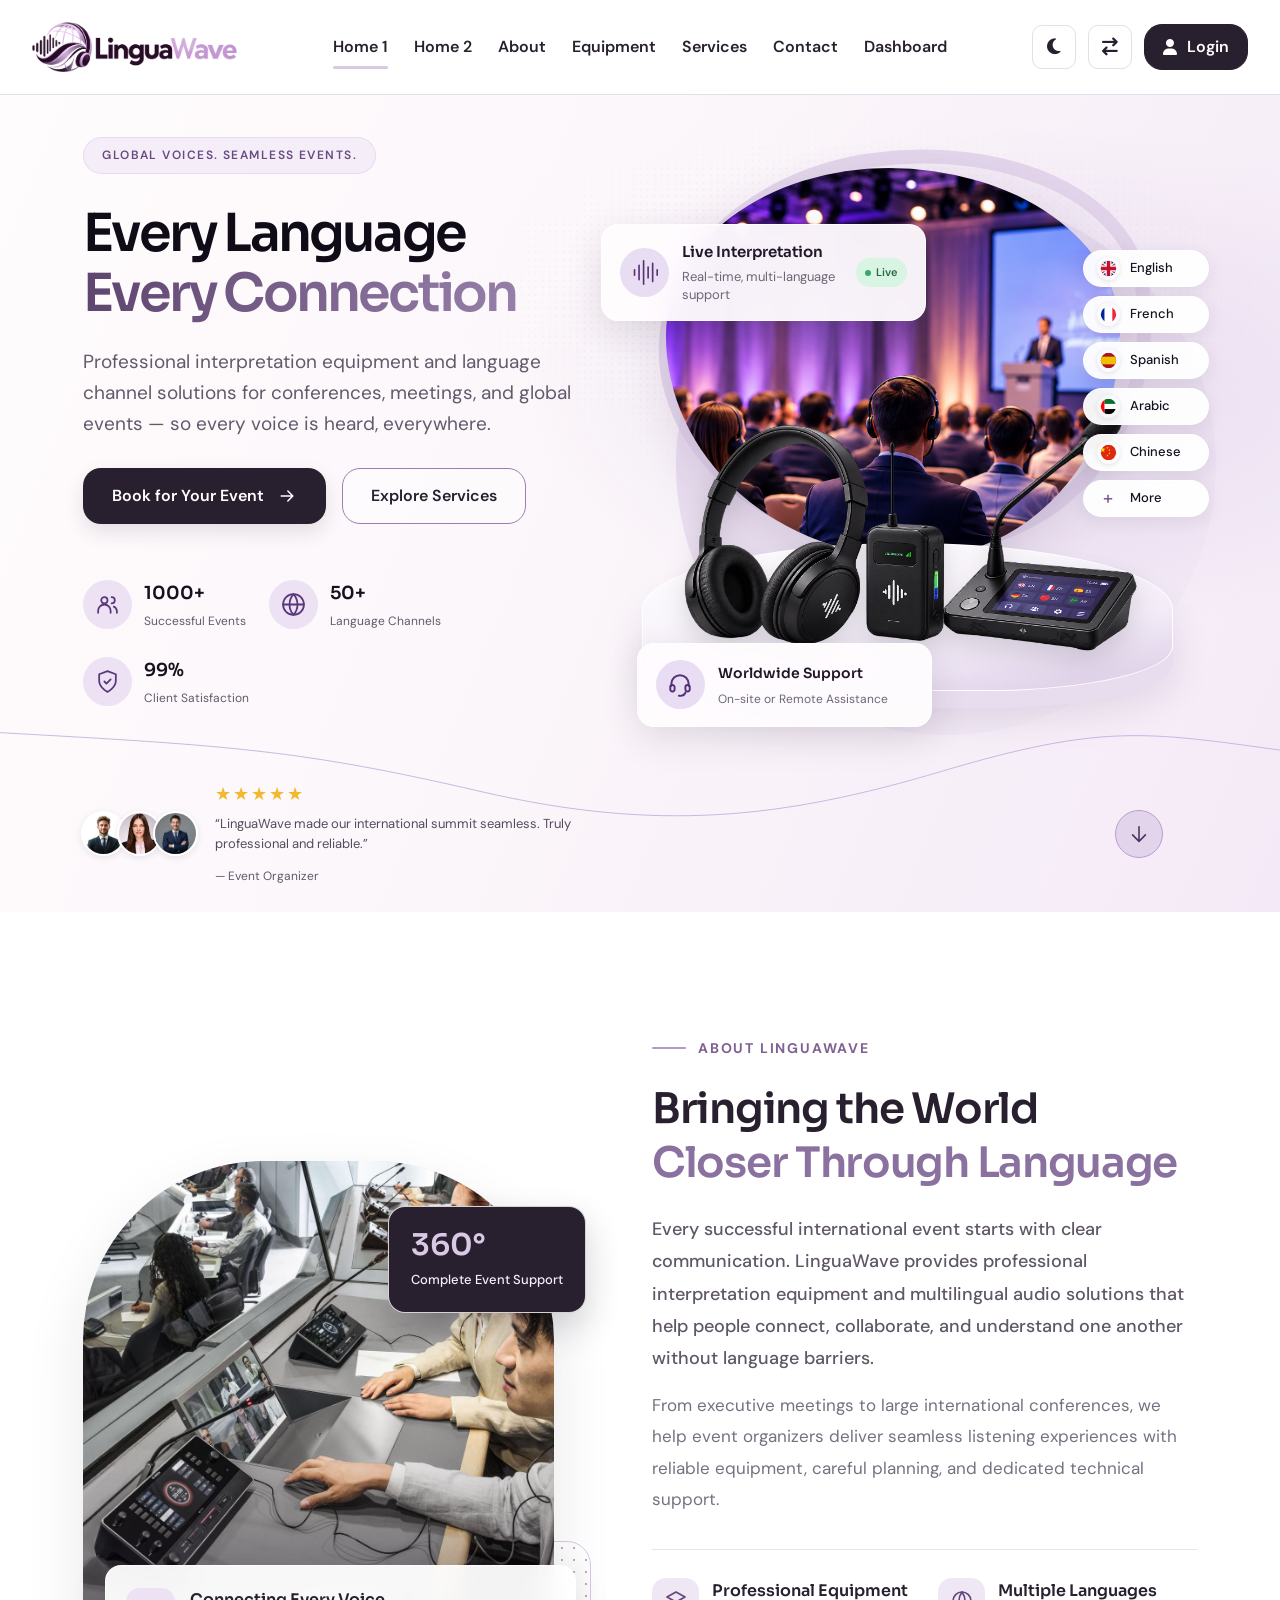
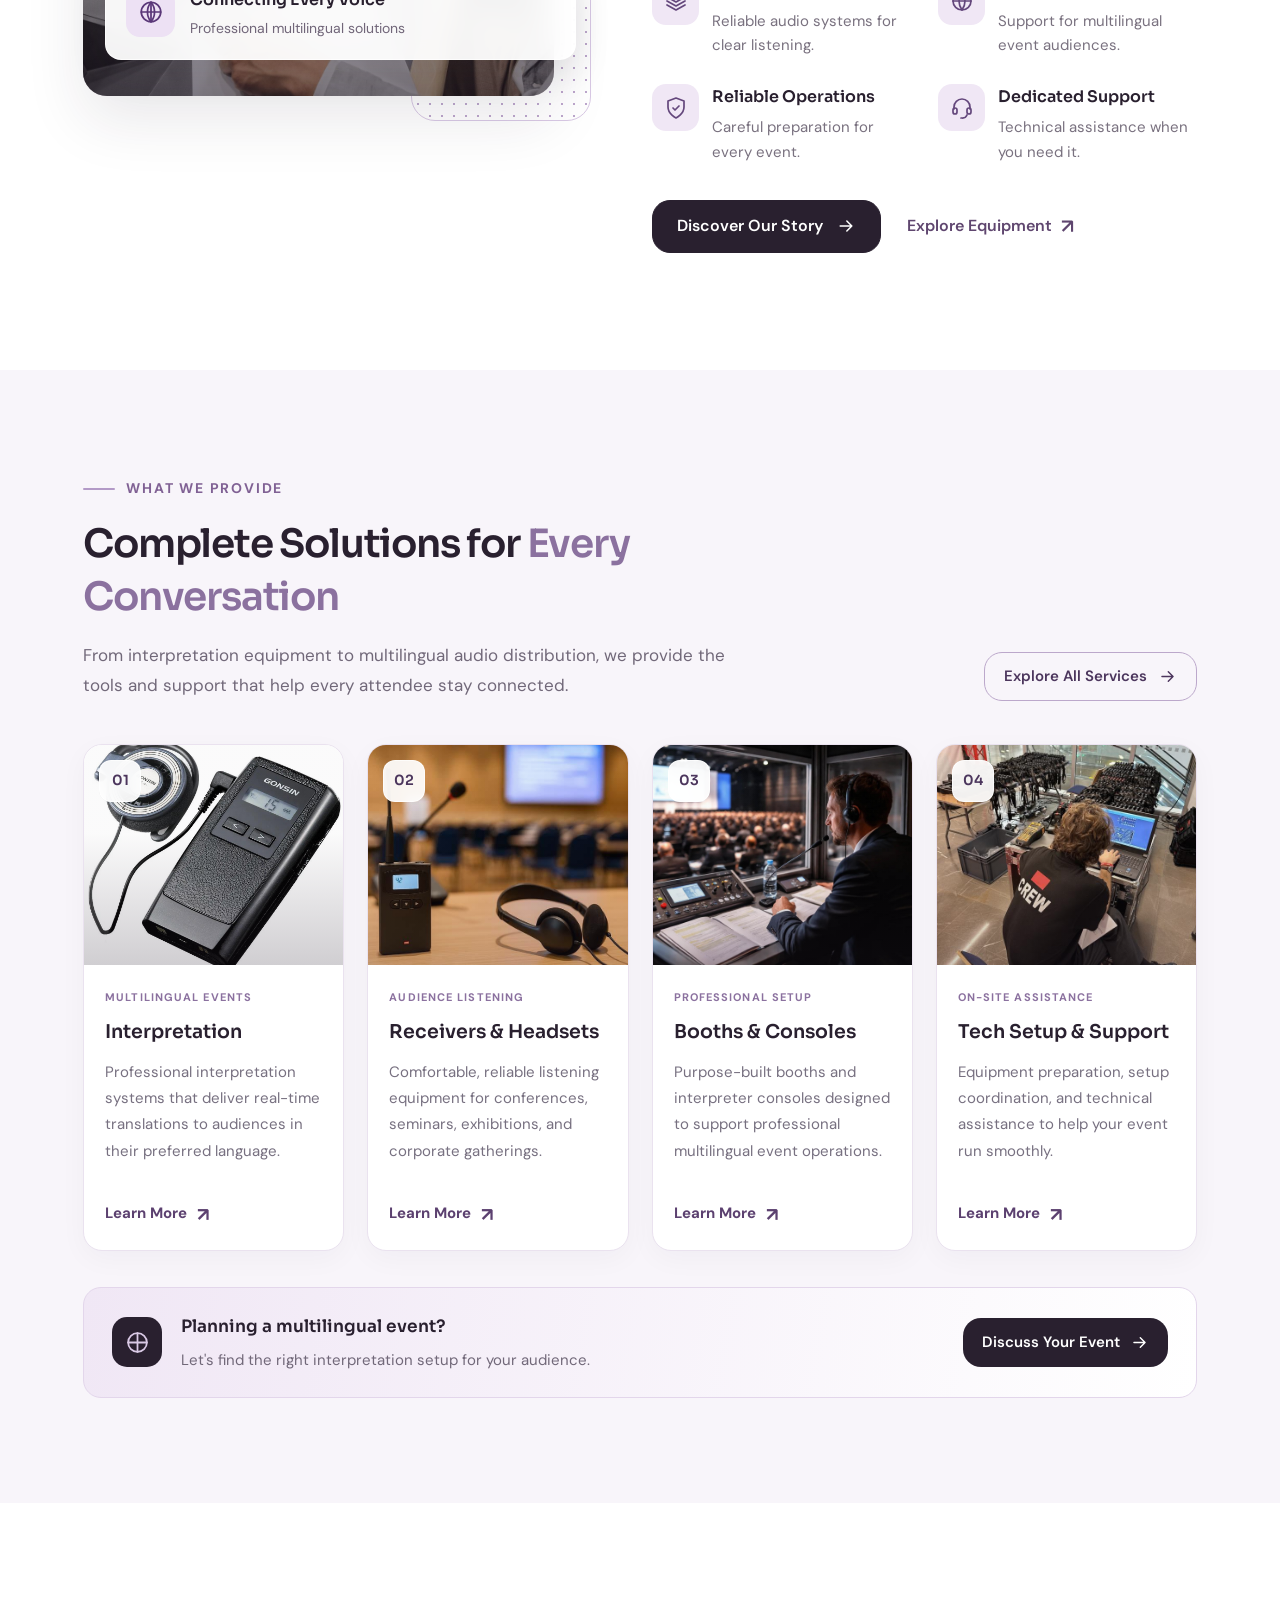
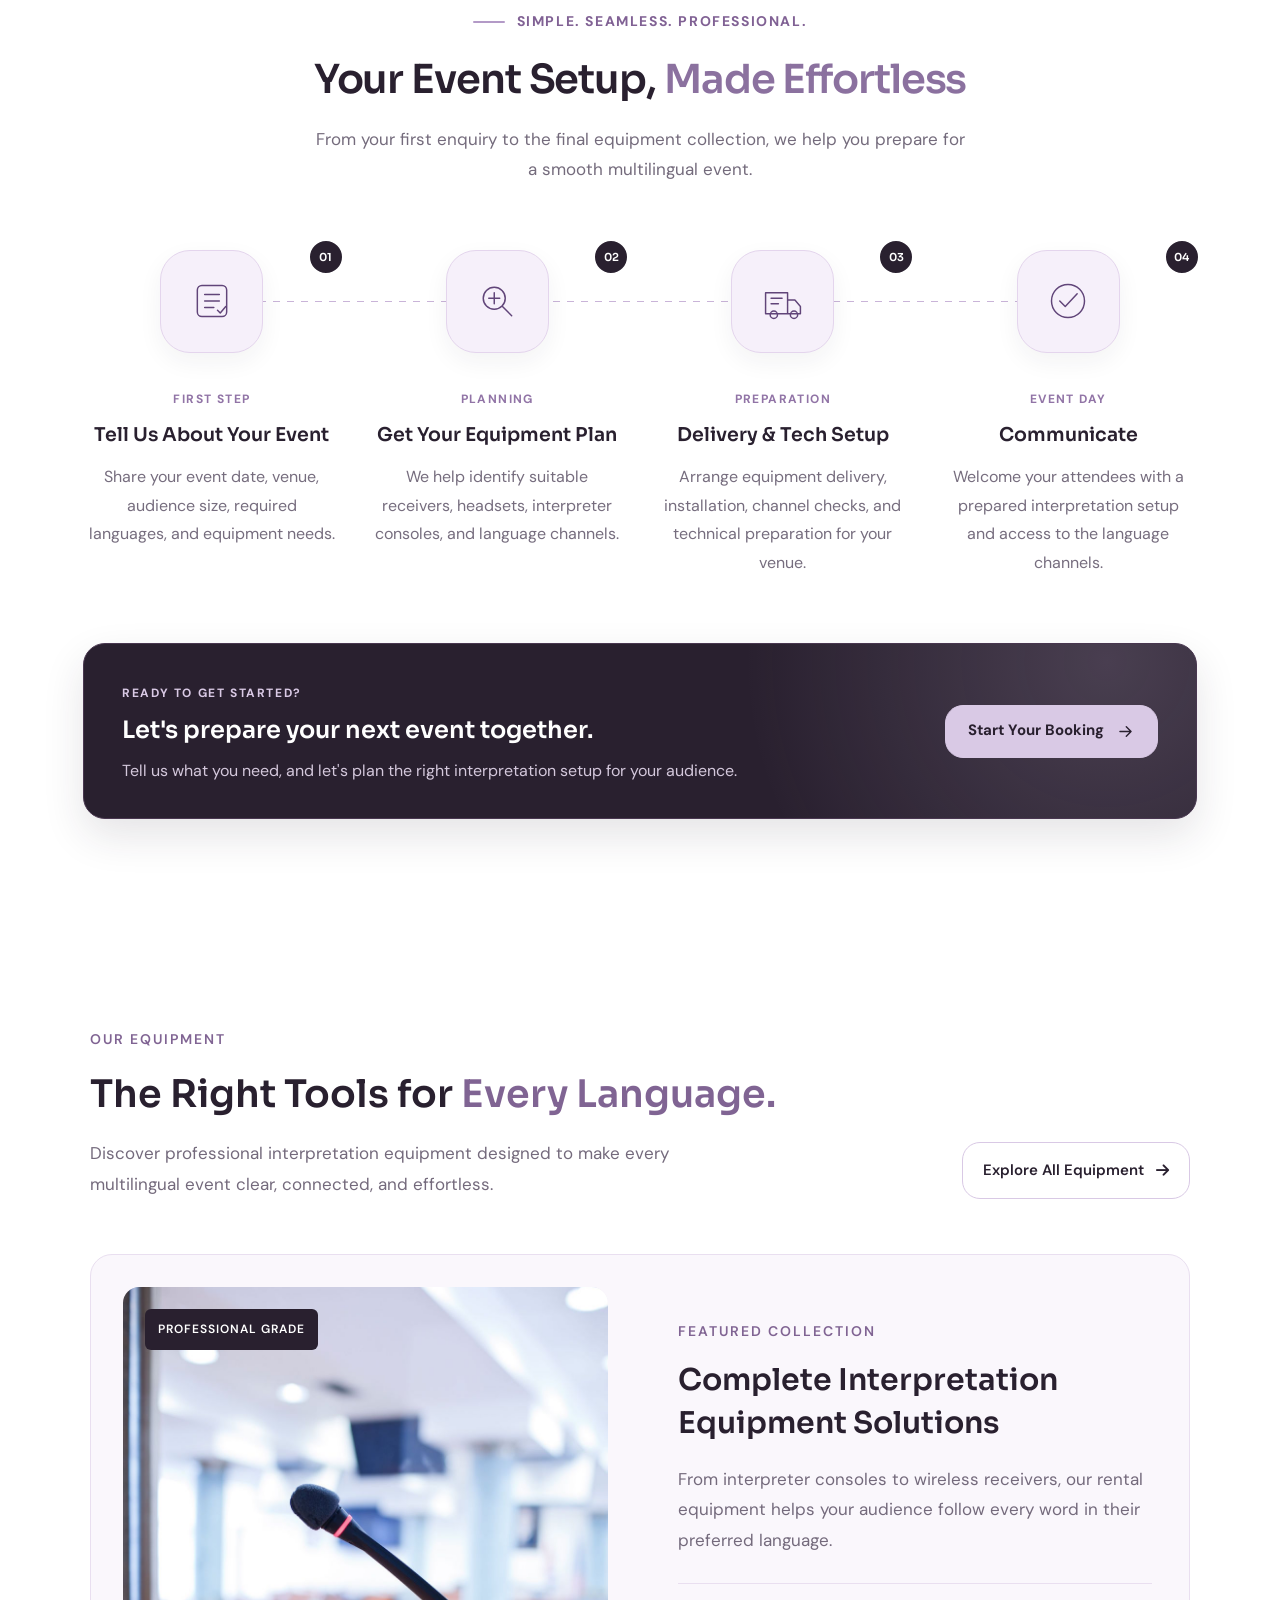
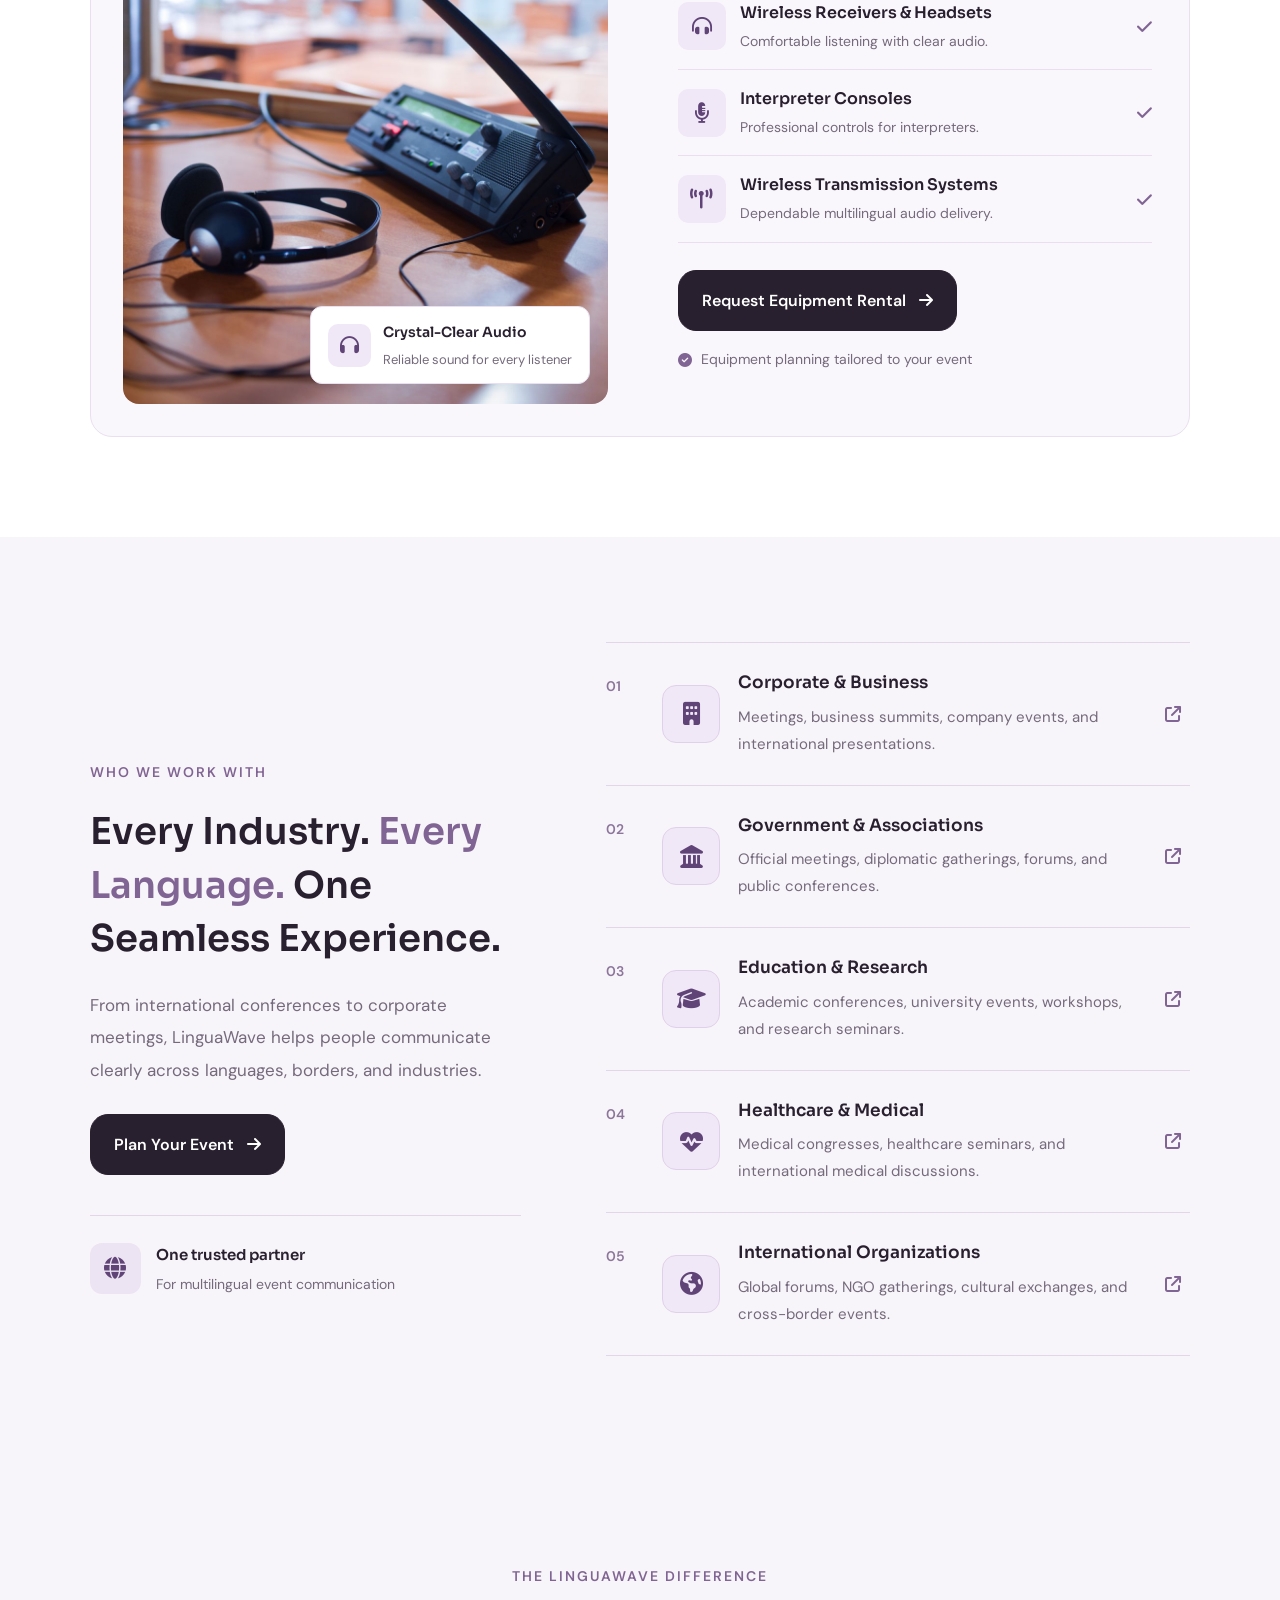
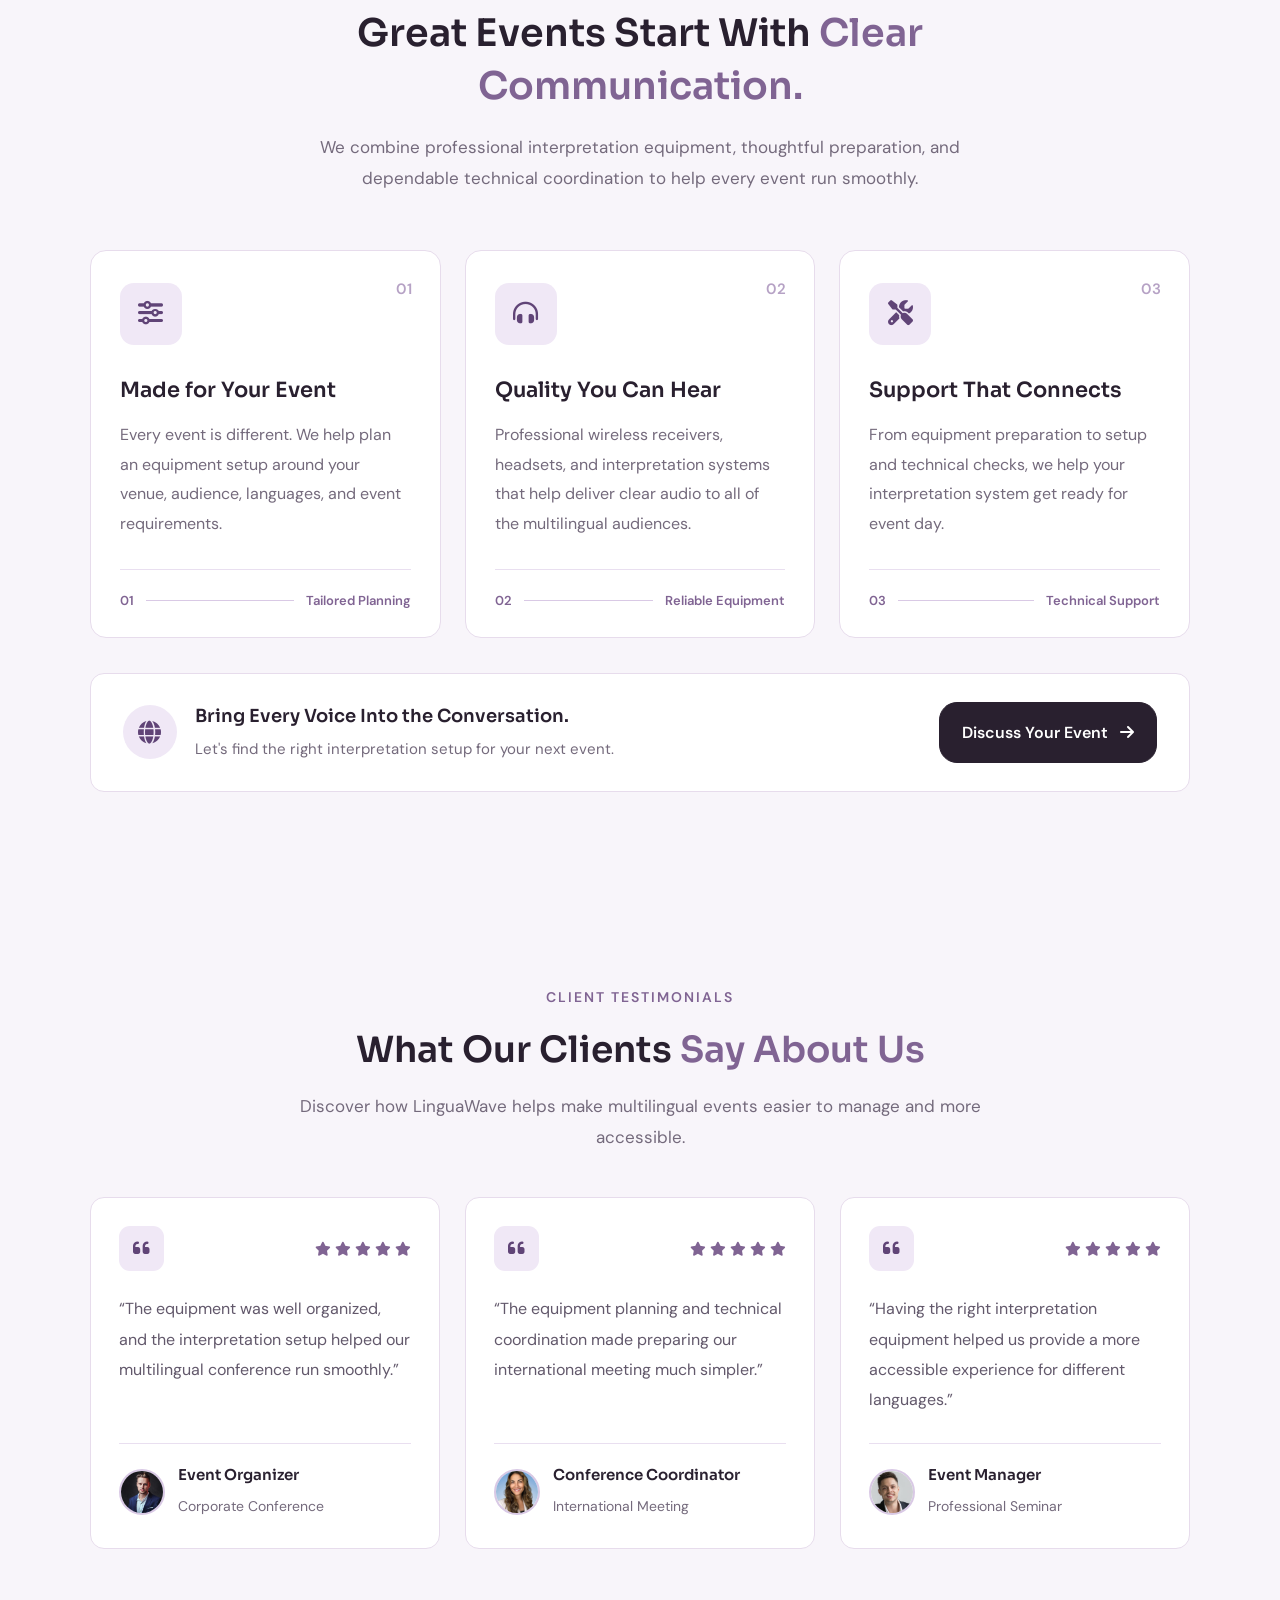
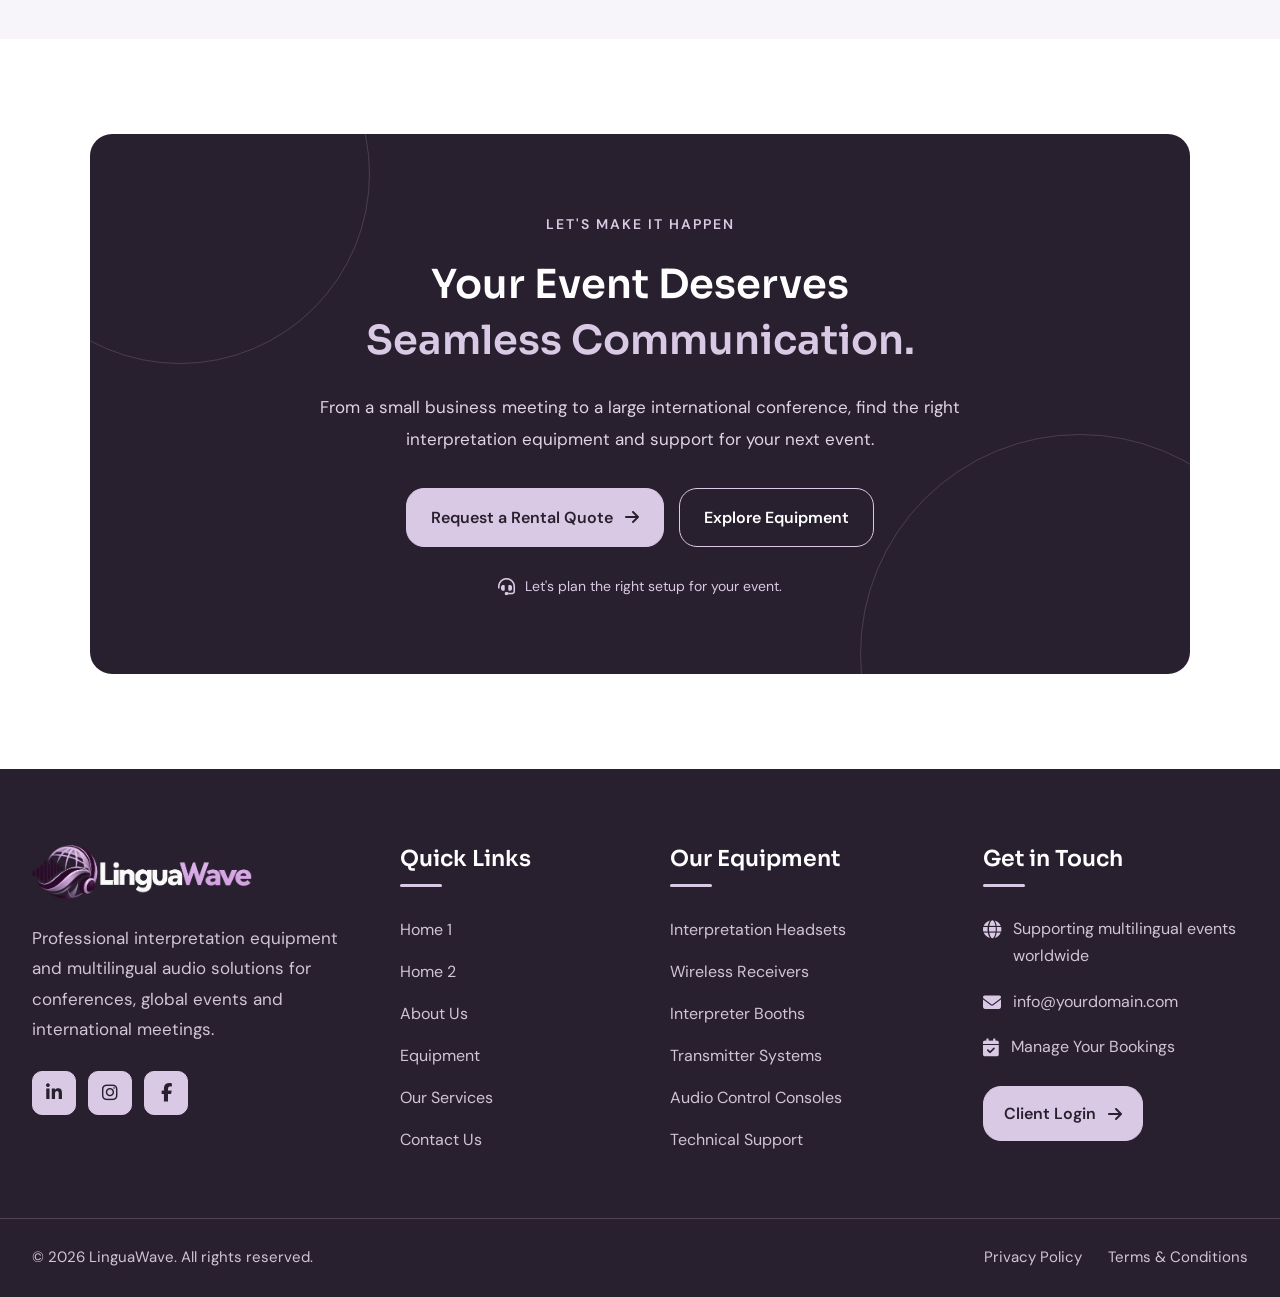
<file: index.html>
<!DOCTYPE html>
<html lang="en">

<head>
    <meta charset="UTF-8">
    <meta name="viewport" content="width=device-width, initial-scale=1.0">

    <title>LinguaWave</title>

    <meta name="description"
        content="Professional conference interpretation equipment rental, multilingual audio systems, interpreter booths and technical event support.">

    <!-- Favicon -->
    <link rel="icon" type="image/png" href="images/favicon.png">

    <!-- Google Fonts -->
    <link rel="preconnect" href="https://fonts.googleapis.com">
    <link rel="preconnect" href="https://fonts.gstatic.com" crossorigin>

    <link
        href="https://fonts.googleapis.com/css2?family=DM+Sans:wght@400;500;600;700&family=Sora:wght@400;500;600;700&display=swap"
        rel="stylesheet">

    <!-- Font Awesome -->
    <link rel="stylesheet" href="https://cdnjs.cloudflare.com/ajax/libs/font-awesome/6.7.2/css/all.min.css">

    <!-- Main CSS -->
    <link rel="stylesheet" href="css/style.css">
</head>

<body>

    <!-- =========================
     LinguaWave Header
========================== -->

    <header class="lw-header" id="lwHeader">
        <div class="lw-header-container">

            <!-- Logo -->
            <a href="index.html" class="lw-logo" aria-label="LinguaWave Home">
                <img src="images/logo.png" alt="LinguaWave Logo">
            </a>

            <!-- Desktop Navigation -->
            <nav class="lw-desktop-nav" aria-label="Main navigation">
                <a href="index.html" class="lw-nav-link active">Home 1</a>
                <a href="home-2.html" class="lw-nav-link">Home 2</a>
                <a href="about.html" class="lw-nav-link">About</a>
                <a href="equipment.html" class="lw-nav-link">Equipment</a>
                <a href="services.html" class="lw-nav-link">Services</a>
                <a href="contact.html" class="lw-nav-link">Contact</a>
                <a href="dashboard.html" class="lw-nav-link">Dashboard</a>
            </nav>

            <!-- Desktop Actions -->
            <div class="lw-desktop-actions">

                <button class="lw-icon-btn lw-theme-toggle" type="button" aria-label="Toggle dark mode"
                    title="Toggle dark mode">
                    <i class="fa-solid fa-moon"></i>
                </button>

                <button class="lw-icon-btn lw-rtl-toggle" type="button" aria-label="Toggle RTL layout"
                    title="Toggle RTL layout">
                    <i class="fa-solid fa-arrow-right-arrow-left"></i>
                </button>

                <a href="login.html" class="lw-login-btn">
                    <i class="fa-solid fa-user"></i>
                    <span>Login</span>
                </a>

            </div>

            <!-- Responsive Menu Toggle -->
            <button class="lw-menu-toggle" type="button" aria-label="Open navigation menu" aria-expanded="false"
                aria-controls="lwMobileMenu">
                <span></span>
                <span></span>
                <span></span>
            </button>

        </div>

        <!-- Responsive Menu Panel -->
        <div class="lw-mobile-menu" id="lwMobileMenu">

            <nav class="lw-mobile-nav" aria-label="Mobile navigation">
                <a href="index.html" class="lw-nav-link active">Home 1</a>
                <a href="home-2.html" class="lw-nav-link">Home 2</a>
                <a href="about.html" class="lw-nav-link">About</a>
                <a href="equipment.html" class="lw-nav-link">Equipment</a>
                <a href="services.html" class="lw-nav-link">Services</a>
                <a href="contact.html" class="lw-nav-link">Contact</a>
                <a href="dashboard.html" class="lw-nav-link">Dashboard</a>
            </nav>

            <!-- Mobile Actions -->
            <div class="lw-mobile-actions">

                <button class="lw-mobile-action lw-theme-toggle" type="button">
                    <i class="fa-solid fa-moon"></i>
                    <span>Dark Mode</span>
                </button>

                <button class="lw-mobile-action lw-rtl-toggle" type="button">
                    <i class="fa-solid fa-arrow-right-arrow-left"></i>
                    <span>RTL Layout</span>
                </button>

                <a href="login.html" class="lw-login-btn lw-mobile-login">
                    <i class="fa-solid fa-user"></i>
                    <span>Login</span>
                </a>

            </div>

        </div>
    </header>


    <!-- HOME 1 HERO SECTION -->
    <section class="lw-hero" id="home">
        <div class="lw-hero-dots" aria-hidden="true"></div>
        <div class="lw-hero-orb" aria-hidden="true"></div>

        <div class="lw-hero-main">
            <!-- LEFT CONTENT -->
            <div class="lw-hero-content">
                <span class="lw-hero-eyebrow">
                    GLOBAL VOICES. SEAMLESS EVENTS.
                </span>

                <h1>
                    Every Language
                    <span>Every Connection</span>
                </h1>

                <p class="lw-hero-description">
                    Professional interpretation equipment and language
                    channel solutions for conferences, meetings, and global
                    events — so every voice is heard, everywhere.
                </p>

                <div class="lw-hero-actions">
                    <a href="login.html" class="lw-btn lw-btn-primary">
                        Book for Your Event
                        <svg viewBox="0 0 24 24" aria-hidden="true">
                            <path d="M5 12h14M13 6l6 6-6 6"></path>
                        </svg>
                    </a>

                    <a href="services.html" class="lw-btn lw-btn-outline">
                        Explore Services
                    </a>
                </div>

                <!-- STATISTICS -->
                <div class="lw-hero-stats">
                    <div class="lw-stat">
                        <span class="lw-stat-icon">
                            <svg viewBox="0 0 24 24" aria-hidden="true">
                                <circle cx="9" cy="8" r="3"></circle>
                                <path d="M3 20v-2a6 6 0 0 1 12 0v2M16 5a3 3 0 0 1 0 6M18 14a5 5 0 0 1 3 4v2"></path>
                            </svg>
                        </span>
                        <span class="lw-stat-copy">
                            <strong>1000+</strong>
                            <small>Successful Events</small>
                        </span>
                    </div>

                    <div class="lw-stat">
                        <span class="lw-stat-icon">
                            <svg viewBox="0 0 24 24" aria-hidden="true">
                                <circle cx="12" cy="12" r="10"></circle>
                                <path d="M2 12h20M12 2a15 15 0 0 1 0 20M12 2a15 15 0 0 0 0 20"></path>
                            </svg>
                        </span>
                        <span class="lw-stat-copy">
                            <strong>50+</strong>
                            <small>Language Channels</small>
                        </span>
                    </div>

                    <div class="lw-stat">
                        <span class="lw-stat-icon">
                            <svg viewBox="0 0 24 24" aria-hidden="true">
                                <path d="M12 22s8-4 8-11V5l-8-3-8 3v6c0 7 8 11 8 11Z"></path>
                                <path d="m9 12 2 2 4-4"></path>
                            </svg>
                        </span>
                        <span class="lw-stat-copy">
                            <strong>99%</strong>
                            <small>Client Satisfaction</small>
                        </span>
                    </div>
                </div>
            </div>

            <!-- RIGHT VISUAL -->
            <div class="lw-hero-visual">
                <div class="lw-visual-halo"></div>

                <div class="lw-conference-frame">
                    <img src="images/hero-conference.jpg"
                        alt="International conference with attendees using interpretation headsets"
                        class="lw-conference-image">
                </div>

                <!-- LANGUAGE BADGES -->
                <div class="lw-language-list">

                    <div class="lw-language-pill">
                        <img src="images/gb.svg" alt="" class="lw-flag">
                        English
                    </div>

                    <div class="lw-language-pill">
                        <img src="images/fr.svg" alt="" class="lw-flag">
                        French
                    </div>

                    <div class="lw-language-pill">
                        <img src="images/es.svg" alt="" class="lw-flag">
                        Spanish
                    </div>

                    <div class="lw-language-pill">
                        <img src="images/ae.svg" alt="" class="lw-flag">
                        Arabic
                    </div>

                    <div class="lw-language-pill">
                        <img src="images/cn.svg" alt="" class="lw-flag">
                        Chinese
                    </div>

                    <div class="lw-language-pill lw-more-languages">
                        <span class="lw-more-icon">+</span>
                        More
                    </div>

                </div>

                <!-- LIVE INTERPRETATION CARD -->
                <div class="lw-float-card lw-live-card">
                    <span class="lw-float-icon lw-wave-icon">
                        <svg viewBox="0 0 32 32" aria-hidden="true">
                            <path d="M5 13v6M10 8v16M15 3v26M20 10v12M25 6v20M30 13v6"></path>
                        </svg>
                    </span>
                    <div class="lw-float-copy">
                        <strong>Live Interpretation</strong>
                        <small>Real-time, multi-language support</small>
                    </div>
                    <span class="lw-live-status"><i></i> Live</span>
                </div>

                <!-- EQUIPMENT PLATFORM -->
                <div class="lw-equipment-platform">
                    <img src="images/interpretation-equipment.png"
                        alt="Professional interpretation headset, receiver and interpreter console"
                        class="lw-equipment-image">
                </div>

                <!-- SUPPORT CARD -->
                <div class="lw-float-card lw-support-card">
                    <span class="lw-float-icon">
                        <svg viewBox="0 0 24 24" aria-hidden="true">
                            <path d="M4 13v-2a8 8 0 0 1 16 0v2"></path>
                            <rect x="3" y="12" width="4" height="6" rx="2"></rect>
                            <rect x="17" y="12" width="4" height="6" rx="2"></rect>
                            <path d="M17 19a5 5 0 0 1-5 3h-1"></path>
                        </svg>
                    </span>
                    <span class="lw-float-copy">
                        <strong>Worldwide Support</strong>
                        <small>On-site or Remote Assistance</small>
                    </span>
                </div>
            </div>
        </div>

        <!-- BOTTOM TESTIMONIAL -->
        <div class="lw-hero-bottom">

            <div class="lw-review-people" aria-label="Event organizer testimonials">
                <img src="images/review-person-1.jpg" alt="Event organizer" class="lw-review-avatar">
                <img src="images/review-person-2.jpg" alt="Conference client" class="lw-review-avatar">
                <img src="images/review-person-3.jpg" alt="Event coordinator" class="lw-review-avatar">
            </div>


            <div class="lw-review-content">
                <div class="lw-review-stars" aria-label="5 out of 5 stars">
                    ★★★★★
                </div>
                <p>
                    “LinguaWave made our international summit seamless.
                    Truly professional and reliable.”
                </p>
                <span>— Event Organizer</span>
            </div>

            <a href="#next-section" class="lw-scroll-down" aria-label="Scroll to next section">
                <svg viewBox="0 0 24 24" aria-hidden="true">
                    <path d="M12 4v16m-7-7 7 7 7-7"></path>
                </svg>
            </a>
        </div>

        <svg class="lw-hero-wave" viewBox="0 0 1440 120" preserveAspectRatio="none" aria-hidden="true">
            <path d="M0 16 C260 30 340 35 540 80 S880 110 1060 58 S1290 15 1440 35"></path>
        </svg>
    </section>


    <!-- =========================================
     HOME 1 - SECTION 2: ABOUT LINGUAWAVE
========================================== -->

    <section class="lw-about-section" id="next-section">
        <div class="lw-about-container">

            <!-- LEFT: ABOUT IMAGE -->
            <div class="lw-about-visual">

                <div class="lw-about-image-frame">
                    <img src="images/about-interpretation-team.jpg"
                        alt="Professional interpretation team preparing multilingual conference equipment"
                        class="lw-about-main-image" loading="lazy">
                </div>

                <div class="lw-about-image-shade"></div>

                <!-- Image Caption -->
                <div class="lw-about-image-caption">
                    <span class="lw-about-caption-icon">
                        <svg viewBox="0 0 24 24" aria-hidden="true">
                            <path d="M12 3v18M3 12h18"></path>
                            <circle cx="12" cy="12" r="9"></circle>
                            <path d="M12 3a14 14 0 0 1 0 18M12 3a14 14 0 0 0 0 18"></path>
                        </svg>
                    </span>

                    <div>
                        <strong>Connecting Every Voice</strong>
                        <span>Professional multilingual solutions</span>
                    </div>
                </div>

                <!-- Floating Experience Card -->
                <div class="lw-about-experience">
                    <span class="lw-about-experience-number">360°</span>
                    <span class="lw-about-experience-label">
                        Complete Event Support
                    </span>
                </div>

                <!-- Decorative Shape -->
                <div class="lw-about-decoration" aria-hidden="true"></div>
            </div>

            <!-- RIGHT: ABOUT CONTENT -->
            <div class="lw-about-content">

                <span class="lw-about-eyebrow">
                    <span class="lw-about-eyebrow-line"></span>
                    ABOUT LINGUAWAVE
                </span>

                <h2>
                    Bringing the World
                    <span>Closer Through Language</span>
                </h2>

                <p class="lw-about-intro">
                    Every successful international event starts with clear
                    communication. LinguaWave provides professional
                    interpretation equipment and multilingual audio solutions
                    that help people connect, collaborate, and understand
                    one another without language barriers.
                </p>

                <p class="lw-about-description">
                    From executive meetings to large international conferences,
                    we help event organizers deliver seamless listening
                    experiences with reliable equipment, careful planning,
                    and dedicated technical support.
                </p>

                <!-- FEATURES -->
                <div class="lw-about-features">

                    <div class="lw-about-feature">
                        <span class="lw-about-feature-icon">
                            <svg viewBox="0 0 24 24" aria-hidden="true">
                                <path d="M12 3 3 8l9 5 9-5-9-5Z"></path>
                                <path d="m3 12 9 5 9-5M3 16l9 5 9-5"></path>
                            </svg>
                        </span>

                        <div>
                            <h3>Professional Equipment</h3>
                            <p>Reliable audio systems for clear listening.</p>
                        </div>
                    </div>

                    <div class="lw-about-feature">
                        <span class="lw-about-feature-icon">
                            <svg viewBox="0 0 24 24" aria-hidden="true">
                                <circle cx="12" cy="12" r="9"></circle>
                                <path d="M3 12h18M12 3a15 15 0 0 1 0 18M12 3a15 15 0 0 0 0 18"></path>
                            </svg>
                        </span>

                        <div>
                            <h3>Multiple Languages</h3>
                            <p>Support for multilingual event audiences.</p>
                        </div>
                    </div>

                    <div class="lw-about-feature">
                        <span class="lw-about-feature-icon">
                            <svg viewBox="0 0 24 24" aria-hidden="true">
                                <path d="M12 22s8-4 8-11V5l-8-3-8 3v6c0 7 8 11 8 11Z"></path>
                                <path d="m9 12 2 2 4-4"></path>
                            </svg>
                        </span>

                        <div>
                            <h3>Reliable Operations</h3>
                            <p>Careful preparation for every event.</p>
                        </div>
                    </div>

                    <div class="lw-about-feature">
                        <span class="lw-about-feature-icon">
                            <svg viewBox="0 0 24 24" aria-hidden="true">
                                <path d="M4 13v-2a8 8 0 0 1 16 0v2"></path>
                                <rect x="3" y="12" width="4" height="6" rx="2"></rect>
                                <rect x="17" y="12" width="4" height="6" rx="2"></rect>
                                <path d="M17 19a5 5 0 0 1-5 3h-1"></path>
                            </svg>
                        </span>

                        <div>
                            <h3>Dedicated Support</h3>
                            <p>Technical assistance when you need it.</p>
                        </div>
                    </div>

                </div>

                <!-- CTA -->
                <div class="lw-about-actions">
                    <a href="about.html" class="lw-about-primary-btn">
                        Discover Our Story
                        <svg viewBox="0 0 24 24" aria-hidden="true">
                            <path d="M5 12h14m-6-6 6 6-6 6"></path>
                        </svg>
                    </a>

                    <a href="equipment.html" class="lw-about-text-link">
                        Explore Equipment
                        <span aria-hidden="true">↗</span>
                    </a>
                </div>

            </div>
        </div>
    </section>


    <!-- =========================================
     HOME 1 - SECTION 3: OUR SERVICES
========================================== -->

    <section class="lw-services-section" id="services">
        <div class="lw-services-container">

            <div class="lw-services-heading">
                <div class="lw-services-heading-content">
                    <span class="lw-services-eyebrow">
                        <span></span>
                        WHAT WE PROVIDE
                    </span>

                    <h2>
                        Complete Solutions for
                        <span>Every Conversation</span>
                    </h2>

                    <p>
                        From interpretation equipment to multilingual audio
                        distribution, we provide the tools and support that
                        help every attendee stay connected.
                    </p>
                </div>

                <a href="services.html" class="lw-services-view-all">
                    Explore All Services
                    <svg viewBox="0 0 24 24" aria-hidden="true">
                        <path d="M5 12h14m-6-6 6 6-6 6"></path>
                    </svg>
                </a>
            </div>

            <div class="lw-services-grid">

                <!-- SERVICE 1 -->
                <article class="lw-service-card">
                    <div class="lw-service-image">
                        <img src="images/service-interpretation.jpg"
                            alt="Professional simultaneous interpretation equipment" loading="lazy">

                        <span class="lw-service-number">01</span>
                    </div>

                    <div class="lw-service-body">
                        <span class="lw-service-tag">MULTILINGUAL EVENTS</span>

                        <h3>Interpretation</h3>

                        <p>
                            Professional interpretation systems that deliver
                            real-time translations to audiences in their
                            preferred language.
                        </p>

                        <a href="services.html#interpretation" class="lw-service-link">
                            Learn More
                            <span aria-hidden="true">↗</span>
                        </a>
                    </div>
                </article>

                <!-- SERVICE 2 -->
                <article class="lw-service-card">
                    <div class="lw-service-image">
                        <img src="images/service-receivers.jpg" alt="Wireless interpretation receivers and headphones"
                            loading="lazy">

                        <span class="lw-service-number">02</span>
                    </div>

                    <div class="lw-service-body">
                        <span class="lw-service-tag">AUDIENCE LISTENING</span>

                        <h3>Receivers & Headsets</h3>

                        <p>
                            Comfortable, reliable listening equipment for
                            conferences, seminars, exhibitions, and corporate
                            gatherings.
                        </p>

                        <a href="equipment.html#receivers" class="lw-service-link">
                            Learn More
                            <span aria-hidden="true">↗</span>
                        </a>
                    </div>
                </article>

                <!-- SERVICE 3 -->
                <article class="lw-service-card">
                    <div class="lw-service-image">
                        <img src="images/service-interpreter-booth.jpg"
                            alt="Sound-isolated interpreter booth at a conference" loading="lazy">

                        <span class="lw-service-number">03</span>
                    </div>

                    <div class="lw-service-body">
                        <span class="lw-service-tag">PROFESSIONAL SETUP</span>

                        <h3>Booths & Consoles</h3>

                        <p>
                            Purpose-built booths and interpreter consoles
                            designed to support professional multilingual
                            event operations.
                        </p>

                        <a href="equipment.html#booths" class="lw-service-link">
                            Learn More
                            <span aria-hidden="true">↗</span>
                        </a>
                    </div>
                </article>

                <!-- SERVICE 4 -->
                <article class="lw-service-card">
                    <div class="lw-service-image">
                        <img src="images/service-technical-support.jpg"
                            alt="Technician preparing audiovisual equipment for a conference" loading="lazy">

                        <span class="lw-service-number">04</span>
                    </div>

                    <div class="lw-service-body">
                        <span class="lw-service-tag">ON-SITE ASSISTANCE</span>

                        <h3>Tech Setup & Support</h3>

                        <p>
                            Equipment preparation, setup coordination, and
                            technical assistance to help your event run smoothly.
                        </p>

                        <a href="services.html#technical-support" class="lw-service-link">
                            Learn More
                            <span aria-hidden="true">↗</span>
                        </a>
                    </div>
                </article>

            </div>

            <!-- BOTTOM SERVICE STRIP -->
            <div class="lw-services-note">
                <div class="lw-services-note-icon">
                    <svg viewBox="0 0 24 24" aria-hidden="true">
                        <path d="M12 3v18M3 12h18"></path>
                        <circle cx="12" cy="12" r="9"></circle>
                    </svg>
                </div>

                <div class="lw-services-note-text">
                    <strong>Planning a multilingual event?</strong>
                    <span>Let's find the right interpretation setup for your audience.</span>
                </div>

                <a href="booking-request.html" class="lw-services-note-btn">
                    Discuss Your Event
                    <svg viewBox="0 0 24 24" aria-hidden="true">
                        <path d="M5 12h14m-6-6 6 6-6 6"></path>
                    </svg>
                </a>
            </div>

        </div>
    </section>


    <!-- =========================================
     HOME 1 - SECTION 4: HOW IT WORKS
========================================== -->

    <section class="lw-process-section" id="how-it-works">
        <div class="lw-process-container">

            <div class="lw-process-heading">
                <span class="lw-process-eyebrow">
                    <span class="lw-process-eyebrow-line"></span>
                    SIMPLE. SEAMLESS. PROFESSIONAL.
                </span>

                <h2>
                    Your Event Setup,
                    <span>Made Effortless</span>
                </h2>

                <p>
                    From your first enquiry to the final equipment collection,
                    we help you prepare for a smooth multilingual event.
                </p>
            </div>

            <!-- PROCESS STEPS -->
            <div class="lw-process-grid">

                <!-- STEP 1 -->
                <article class="lw-process-step">
                    <div class="lw-process-visual">
                        <div class="lw-process-icon">
                            <svg viewBox="0 0 48 48" aria-hidden="true">
                                <rect x="8" y="7" width="32" height="34" rx="5"></rect>
                                <path d="M16 17h16M16 24h16M16 31h10"></path>
                                <path d="m30 34 3 3 6-7"></path>
                            </svg>
                        </div>
                        <span class="lw-process-number">01</span>
                    </div>

                    <div class="lw-process-step-content">
                        <span class="lw-process-step-label">FIRST STEP</span>
                        <h3>Tell Us About Your Event</h3>
                        <p>
                            Share your event date, venue, audience size,
                            required languages, and equipment needs.
                        </p>
                    </div>
                </article>

                <!-- STEP 2 -->
                <article class="lw-process-step">
                    <div class="lw-process-visual">
                        <div class="lw-process-icon">
                            <svg viewBox="0 0 48 48" aria-hidden="true">
                                <circle cx="21" cy="21" r="12"></circle>
                                <path d="m30 30 10 10M15 21h12M21 15v12"></path>
                            </svg>
                        </div>
                        <span class="lw-process-number">02</span>
                    </div>

                    <div class="lw-process-step-content">
                        <span class="lw-process-step-label">PLANNING</span>
                        <h3>Get Your Equipment Plan</h3>
                        <p>
                            We help identify suitable receivers, headsets,
                            interpreter consoles, and language channels.
                        </p>
                    </div>
                </article>

                <!-- STEP 3 -->
                <article class="lw-process-step">
                    <div class="lw-process-visual">
                        <div class="lw-process-icon">
                            <svg viewBox="0 0 48 48" aria-hidden="true">
                                <path d="M5 15h24v23H5zM29 23h8l6 7v8H29z"></path>
                                <circle cx="14" cy="39" r="4"></circle>
                                <circle cx="36" cy="39" r="4"></circle>
                                <path d="M11 21h12M11 27h8"></path>
                            </svg>
                        </div>
                        <span class="lw-process-number">03</span>
                    </div>

                    <div class="lw-process-step-content">
                        <span class="lw-process-step-label">PREPARATION</span>
                        <h3>Delivery & Tech Setup</h3>
                        <p>
                            Arrange equipment delivery, installation,
                            channel checks, and technical preparation
                            for your venue.
                        </p>
                    </div>
                </article>

                <!-- STEP 4 -->
                <article class="lw-process-step">
                    <div class="lw-process-visual">
                        <div class="lw-process-icon">
                            <svg viewBox="0 0 48 48" aria-hidden="true">
                                <circle cx="24" cy="24" r="18"></circle>
                                <path d="m15 24 6 6 13-14"></path>
                            </svg>
                        </div>
                        <span class="lw-process-number">04</span>
                    </div>

                    <div class="lw-process-step-content">
                        <span class="lw-process-step-label">EVENT DAY</span>
                        <h3>Communicate</h3>
                        <p>
                            Welcome your attendees with a prepared
                            interpretation setup and access to the language channels.
                        </p>
                    </div>
                </article>

            </div>

            <!-- BOTTOM CTA -->
            <div class="lw-process-cta">
                <div class="lw-process-cta-content">
                    <span class="lw-process-cta-kicker">READY TO GET STARTED?</span>
                    <h3>Let's prepare your next event together.</h3>
                    <p>
                        Tell us what you need, and let's plan the right
                        interpretation setup for your audience.
                    </p>
                </div>

                <a href="booking-request.html" class="lw-process-cta-button">
                    Start Your Booking
                    <svg viewBox="0 0 24 24" aria-hidden="true">
                        <path d="M5 12h14m-6-6 6 6-6 6"></path>
                    </svg>
                </a>
            </div>

        </div>
    </section>


    <!-- SECTION 5: FEATURED EQUIPMENT -->
    <section class="lw-equipment-showcase" id="featured-equipment">
        <div class="lw-equipment-container">

            <div class="lw-equipment-heading">
                <div class="lw-equipment-heading-copy">
                    <span class="lw-equipment-eyebrow">
                        OUR EQUIPMENT
                    </span>

                    <h2>
                        The Right Tools for
                        <span>Every Language.</span>
                    </h2>

                    <p>
                        Discover professional interpretation equipment
                        designed to make every multilingual event clear,
                        connected, and effortless.
                    </p>
                </div>

                <a href="equipment.html" class="lw-equipment-view-all">
                    Explore All Equipment
                    <i class="fa-solid fa-arrow-right"></i>
                </a>
            </div>

            <div class="lw-equipment-feature">

                <!-- Featured equipment image -->
                <div class="lw-equipment-image-panel">
                    <span class="lw-equipment-image-label">
                        PROFESSIONAL GRADE
                    </span>

                    <img src="images/featured-interpretation-equipment.png"
                        alt="Professional conference interpretation equipment" class="lw-equipment-main-image">

                    <div class="lw-equipment-image-note">
                        <span class="lw-equipment-note-icon">
                            <i class="fa-solid fa-headphones"></i>
                        </span>

                        <div>
                            <strong>Crystal-Clear Audio</strong>
                            <p>Reliable sound for every listener</p>
                        </div>
                    </div>
                </div>

                <!-- Featured equipment details -->
                <div class="lw-equipment-details">

                    <span class="lw-equipment-category">
                        FEATURED COLLECTION
                    </span>

                    <h3>
                        Complete Interpretation
                        Equipment Solutions
                    </h3>

                    <p class="lw-equipment-description">
                        From interpreter consoles to wireless receivers,
                        our rental equipment helps your audience follow
                        every word in their preferred language.
                    </p>

                    <div class="lw-equipment-list">

                        <div class="lw-equipment-item">
                            <span class="lw-equipment-item-icon">
                                <i class="fa-solid fa-headphones-simple"></i>
                            </span>

                            <div class="lw-equipment-item-copy">
                                <h4>Wireless Receivers & Headsets</h4>
                                <p>Comfortable listening with clear audio.</p>
                            </div>

                            <i class="fa-solid fa-check lw-equipment-check"></i>
                        </div>

                        <div class="lw-equipment-item">
                            <span class="lw-equipment-item-icon">
                                <i class="fa-solid fa-microphone-lines"></i>
                            </span>

                            <div class="lw-equipment-item-copy">
                                <h4>Interpreter Consoles</h4>
                                <p>Professional controls for interpreters.</p>
                            </div>

                            <i class="fa-solid fa-check lw-equipment-check"></i>
                        </div>

                        <div class="lw-equipment-item">
                            <span class="lw-equipment-item-icon">
                                <i class="fa-solid fa-tower-broadcast"></i>
                            </span>

                            <div class="lw-equipment-item-copy">
                                <h4>Wireless Transmission Systems</h4>
                                <p>Dependable multilingual audio delivery.</p>
                            </div>

                            <i class="fa-solid fa-check lw-equipment-check"></i>
                        </div>

                    </div>

                    <a href="booking-request.html" class="lw-equipment-cta">
                        Request Equipment Rental
                        <i class="fa-solid fa-arrow-right"></i>
                    </a>

                    <span class="lw-equipment-footnote">
                        <i class="fa-solid fa-circle-check"></i>
                        Equipment planning tailored to your event
                    </span>

                </div>
            </div>

        </div>
    </section>


    <!-- SECTION 6: INDUSTRIES WE SERVE -->
    <section class="lw-industries-section" id="industries">
        <div class="lw-industries-container">

            <div class="lw-industries-intro">
                <span class="lw-industries-eyebrow">
                    WHO WE WORK WITH
                </span>

                <h2>
                    Every Industry.
                    <span>Every Language.</span>
                    One Seamless Experience.
                </h2>

                <p>
                    From international conferences to corporate meetings,
                    LinguaWave helps people communicate clearly across
                    languages, borders, and industries.
                </p>

                <a href="booking-request.html" class="lw-industries-cta">
                    Plan Your Event
                    <i class="fa-solid fa-arrow-right"></i>
                </a>

                <div class="lw-industries-trust">
                    <span class="lw-industries-trust-icon">
                        <i class="fa-solid fa-globe"></i>
                    </span>
                    <p>
                        <strong>One trusted partner</strong>
                        <span>For multilingual event communication</span>
                    </p>
                </div>
            </div>

            <div class="lw-industries-list">

                <article class="lw-industry-item">
                    <div class="lw-industry-number">01</div>

                    <div class="lw-industry-icon">
                        <i class="fa-solid fa-building"></i>
                    </div>

                    <div class="lw-industry-content">
                        <h3>Corporate & Business</h3>
                        <p>
                            Meetings, business summits, company events,
                            and international presentations.
                        </p>
                    </div>

                    <span class="lw-industry-arrow">
                        <i class="fa-solid fa-arrow-up-right-from-square"></i>
                    </span>
                </article>

                <article class="lw-industry-item">
                    <div class="lw-industry-number">02</div>

                    <div class="lw-industry-icon">
                        <i class="fa-solid fa-landmark"></i>
                    </div>

                    <div class="lw-industry-content">
                        <h3>Government & Associations</h3>
                        <p>
                            Official meetings, diplomatic gatherings,
                            forums, and public conferences.
                        </p>
                    </div>

                    <span class="lw-industry-arrow">
                        <i class="fa-solid fa-arrow-up-right-from-square"></i>
                    </span>
                </article>

                <article class="lw-industry-item">
                    <div class="lw-industry-number">03</div>

                    <div class="lw-industry-icon">
                        <i class="fa-solid fa-graduation-cap"></i>
                    </div>

                    <div class="lw-industry-content">
                        <h3>Education & Research</h3>
                        <p>
                            Academic conferences, university events,
                            workshops, and research seminars.
                        </p>
                    </div>

                    <span class="lw-industry-arrow">
                        <i class="fa-solid fa-arrow-up-right-from-square"></i>
                    </span>
                </article>

                <article class="lw-industry-item">
                    <div class="lw-industry-number">04</div>

                    <div class="lw-industry-icon">
                        <i class="fa-solid fa-heart-pulse"></i>
                    </div>

                    <div class="lw-industry-content">
                        <h3>Healthcare & Medical</h3>
                        <p>
                            Medical congresses, healthcare seminars,
                            and international medical discussions.
                        </p>
                    </div>

                    <span class="lw-industry-arrow">
                        <i class="fa-solid fa-arrow-up-right-from-square"></i>
                    </span>
                </article>

                <article class="lw-industry-item">
                    <div class="lw-industry-number">05</div>

                    <div class="lw-industry-icon">
                        <i class="fa-solid fa-earth-americas"></i>
                    </div>

                    <div class="lw-industry-content">
                        <h3>International Organizations</h3>
                        <p>
                            Global forums, NGO gatherings, cultural
                            exchanges, and cross-border events.
                        </p>
                    </div>

                    <span class="lw-industry-arrow">
                        <i class="fa-solid fa-arrow-up-right-from-square"></i>
                    </span>
                </article>

            </div>
        </div>
    </section>


    <!-- SECTION 7: WHY CHOOSE LINGUAWAVE -->
    <section class="lw-why-section" id="why-choose-us">
        <div class="lw-why-container">

            <!-- Centered section heading -->
            <div class="lw-why-header">
                <span class="lw-why-eyebrow">
                    THE LINGUAWAVE DIFFERENCE
                </span>

                <h2>
                    Great Events Start With
                    <span>Clear Communication.</span>
                </h2>

                <p>
                    We combine professional interpretation equipment,
                    thoughtful preparation, and dependable technical
                    coordination to help every event run smoothly.
                </p>
            </div>

            <!-- Main feature cards -->
            <div class="lw-why-grid">

                <article class="lw-why-card">
                    <span class="lw-why-card-number">01</span>

                    <div class="lw-why-card-icon">
                        <i class="fa-solid fa-sliders"></i>
                    </div>

                    <h3>Made for Your Event</h3>

                    <p>
                        Every event is different. We help plan an
                        equipment setup around your venue, audience,
                        languages, and event requirements.
                    </p>

                    <div class="lw-why-card-bottom">
                        <span>01</span>
                        <span class="lw-why-card-line"></span>
                        <span>Tailored Planning</span>
                    </div>
                </article>

                <article class="lw-why-card">
                    <span class="lw-why-card-number">02</span>

                    <div class="lw-why-card-icon">
                        <i class="fa-solid fa-headphones-simple"></i>
                    </div>

                    <h3>Quality You Can Hear</h3>

                    <p>
                        Professional wireless receivers, headsets, and
                        interpretation systems that help deliver clear
                        audio to all of the multilingual audiences.
                    </p>

                    <div class="lw-why-card-bottom">
                        <span>02</span>
                        <span class="lw-why-card-line"></span>
                        <span>Reliable Equipment</span>
                    </div>
                </article>

                <article class="lw-why-card">
                    <span class="lw-why-card-number">03</span>

                    <div class="lw-why-card-icon">
                        <i class="fa-solid fa-screwdriver-wrench"></i>
                    </div>

                    <h3>Support That Connects</h3>

                    <p>
                        From equipment preparation to setup and
                        technical checks, we help your interpretation
                        system get ready for event day.
                    </p>

                    <div class="lw-why-card-bottom">
                        <span>03</span>
                        <span class="lw-why-card-line"></span>
                        <span>Technical Support</span>
                    </div>
                </article>

            </div>

            <!-- Bottom CTA strip -->
            <div class="lw-why-bottom">
                <div class="lw-why-bottom-copy">
                    <span class="lw-why-bottom-icon">
                        <i class="fa-solid fa-globe"></i>
                    </span>

                    <div>
                        <h3>Bring Every Voice Into the Conversation.</h3>
                        <p>
                            Let's find the right interpretation setup
                            for your next event.
                        </p>
                    </div>
                </div>

                <a href="booking-request.html" class="lw-why-cta">
                    Discuss Your Event
                    <i class="fa-solid fa-arrow-right"></i>
                </a>
            </div>

        </div>
    </section>


    <!-- SECTION 8: CLIENT TESTIMONIALS -->
    <section class="lw-testimonials-section" id="testimonials">
        <div class="lw-testimonials-container">

            <div class="lw-testimonials-header">
                <span class="lw-testimonials-eyebrow">
                    CLIENT TESTIMONIALS
                </span>

                <h2>
                    What Our Clients <span>Say About Us</span>
                </h2>

                <p>
                    Discover how LinguaWave helps make multilingual
                    events easier to manage and more accessible.
                </p>
            </div>

            <div class="lw-testimonials-grid">

                <!-- Testimonial 1 -->
                <article class="lw-testimonial-card">
                    <div class="lw-testimonial-card-top">
                        <span class="lw-testimonial-quote">
                            <i class="fa-solid fa-quote-left"></i>
                        </span>

                        <div class="lw-testimonial-stars" aria-label="5 out of 5 stars">
                            <i class="fa-solid fa-star"></i>
                            <i class="fa-solid fa-star"></i>
                            <i class="fa-solid fa-star"></i>
                            <i class="fa-solid fa-star"></i>
                            <i class="fa-solid fa-star"></i>
                        </div>
                    </div>

                    <p class="lw-testimonial-review">
                        “The equipment was well organized, and the
                        interpretation setup helped our multilingual
                        conference run smoothly.”
                    </p>

                    <div class="lw-testimonial-author">
                        <img src="images/testimonial-person-1.jpg" alt="Event organizer" class="lw-testimonial-avatar">

                        <div>
                            <h3>Event Organizer</h3>
                            <span>Corporate Conference</span>
                        </div>
                    </div>
                </article>

                <!-- Testimonial 2 -->
                <article class="lw-testimonial-card">
                    <div class="lw-testimonial-card-top">
                        <span class="lw-testimonial-quote">
                            <i class="fa-solid fa-quote-left"></i>
                        </span>

                        <div class="lw-testimonial-stars" aria-label="5 out of 5 stars">
                            <i class="fa-solid fa-star"></i>
                            <i class="fa-solid fa-star"></i>
                            <i class="fa-solid fa-star"></i>
                            <i class="fa-solid fa-star"></i>
                            <i class="fa-solid fa-star"></i>
                        </div>
                    </div>

                    <p class="lw-testimonial-review">
                        “The equipment planning and technical
                        coordination made preparing our international
                        meeting much simpler.”
                    </p>

                    <div class="lw-testimonial-author">
                        <img src="images/testimonial-person-2.jpg" alt="Event organizer" class="lw-testimonial-avatar">

                        <div>
                            <h3>Conference Coordinator</h3>
                            <span>International Meeting</span>
                        </div>
                    </div>
                </article>

                <!-- Testimonial 3 -->
                <article class="lw-testimonial-card">
                    <div class="lw-testimonial-card-top">
                        <span class="lw-testimonial-quote">
                            <i class="fa-solid fa-quote-left"></i>
                        </span>

                        <div class="lw-testimonial-stars" aria-label="5 out of 5 stars">
                            <i class="fa-solid fa-star"></i>
                            <i class="fa-solid fa-star"></i>
                            <i class="fa-solid fa-star"></i>
                            <i class="fa-solid fa-star"></i>
                            <i class="fa-solid fa-star"></i>
                        </div>
                    </div>

                    <p class="lw-testimonial-review">
                        “Having the right interpretation equipment
                        helped us provide a more accessible experience
                        for different languages.”
                    </p>

                    <div class="lw-testimonial-author">
                        <img src="images/testimonial-person-3.jpg" alt="Event organizer" class="lw-testimonial-avatar">

                        <div>
                            <h3>Event Manager</h3>
                            <span>Professional Seminar</span>
                        </div>
                    </div>
                </article>

            </div>

        </div>
    </section>


    <!-- SECTION 9: FINAL CTA -->
    <section class="lw-final-cta" id="get-started">
        <div class="lw-final-cta-inner">

            <span class="lw-final-cta-eyebrow">
                LET'S MAKE IT HAPPEN
            </span>

            <h2>
                Your Event Deserves
                <span>Seamless Communication.</span>
            </h2>

            <p>
                From a small business meeting to a large international
                conference, find the right interpretation equipment
                and support for your next event.
            </p>

            <div class="lw-final-cta-actions">
                <a href="booking-request.html" class="lw-final-cta-primary">
                    Request a Rental Quote
                    <i class="fa-solid fa-arrow-right"></i>
                </a>

                <a href="equipment.html" class="lw-final-cta-secondary">
                    Explore Equipment
                </a>
            </div>

            <div class="lw-final-cta-note">
                <i class="fa-solid fa-headset"></i>
                <span>Let's plan the right setup for your event.</span>
            </div>

            <span class="lw-final-cta-decoration lw-final-cta-decoration-one"></span>
            <span class="lw-final-cta-decoration lw-final-cta-decoration-two"></span>

        </div>
    </section>


    <!-- =========================
     LinguaWave Footer
========================== -->

    <footer class="lw-footer">

        <div class="lw-footer-main">
            <div class="lw-footer-container">

                <!-- Brand Column -->
                <div class="lw-footer-brand">
                    <a href="index.html" class="lw-footer-logo">
                        <img src="images/logo-light.png" alt="LinguaWave Logo">
                    </a>

                    <p class="lw-footer-description">
                        Professional interpretation equipment and
                        multilingual audio solutions for conferences,
                        global events and international meetings.
                    </p>

                    <div class="lw-footer-socials">
                        <a href="#" aria-label="LinkedIn">
                            <i class="fa-brands fa-linkedin-in"></i>
                        </a>
                        <a href="#" aria-label="Instagram">
                            <i class="fa-brands fa-instagram"></i>
                        </a>
                        <a href="#" aria-label="Facebook">
                            <i class="fa-brands fa-facebook-f"></i>
                        </a>
                    </div>
                </div>

                <!-- Quick Links -->
                <div class="lw-footer-column">
                    <h3>Quick Links</h3>
                    <ul>
                        <li><a href="index.html">Home 1</a></li>
                        <li><a href="home-2.html">Home 2</a></li>
                        <li><a href="about.html">About Us</a></li>
                        <li><a href="equipment.html">Equipment</a></li>
                        <li><a href="services.html">Our Services</a></li>
                        <li><a href="contact.html">Contact Us</a></li>
                    </ul>
                </div>

                <!-- Equipment Links -->
                <div class="lw-footer-column">
                    <h3>Our Equipment</h3>
                    <ul>
                        <li><a href="equipment.html">Interpretation Headsets</a></li>
                        <li><a href="equipment.html">Wireless Receivers</a></li>
                        <li><a href="equipment.html">Interpreter Booths</a></li>
                        <li><a href="equipment.html">Transmitter Systems</a></li>
                        <li><a href="equipment.html">Audio Control Consoles</a></li>
                        <li><a href="services.html">Technical Support</a></li>
                    </ul>
                </div>

                <!-- Contact Column -->
                <div class="lw-footer-column lw-footer-contact">
                    <h3>Get in Touch</h3>

                    <p>
                        <i class="fa-solid fa-globe"></i>
                        <span>Supporting multilingual events worldwide</span>
                    </p>

                    <p>
                        <i class="fa-solid fa-envelope"></i>
                        <a href="mailto:info@yourdomain.com">
                            info@yourdomain.com
                        </a>
                    </p>

                    <p>
                        <i class="fa-solid fa-calendar-check"></i>
                        <a href="dashboard.html">Manage Your Bookings</a>
                    </p>

                    <a href="login.html" class="lw-footer-cta">
                        Client Login
                        <i class="fa-solid fa-arrow-right"></i>
                    </a>
                </div>

            </div>
        </div>

        <!-- Footer Bottom -->
        <div class="lw-footer-bottom">
            <div class="lw-footer-bottom-container">

                <p>
                    &copy; <span id="lwCopyrightYear">2026</span>
                    LinguaWave. All rights reserved.
                </p>

                <div class="lw-footer-bottom-links">
                    <a href="#">Privacy Policy</a>
                    <a href="#">Terms &amp; Conditions</a>
                </div>

            </div>
        </div>

    </footer>

    <!-- SCROLL TO TOP BUTTON -->
    <button class="lw2-scroll-top" id="lw2ScrollTop" type="button" aria-label="Scroll to top" title="Back to top">
        <i class="fa-solid fa-arrow-up"></i>
    </button>


    <script src="js/main.js"></script>

</body>

</html>
</file>
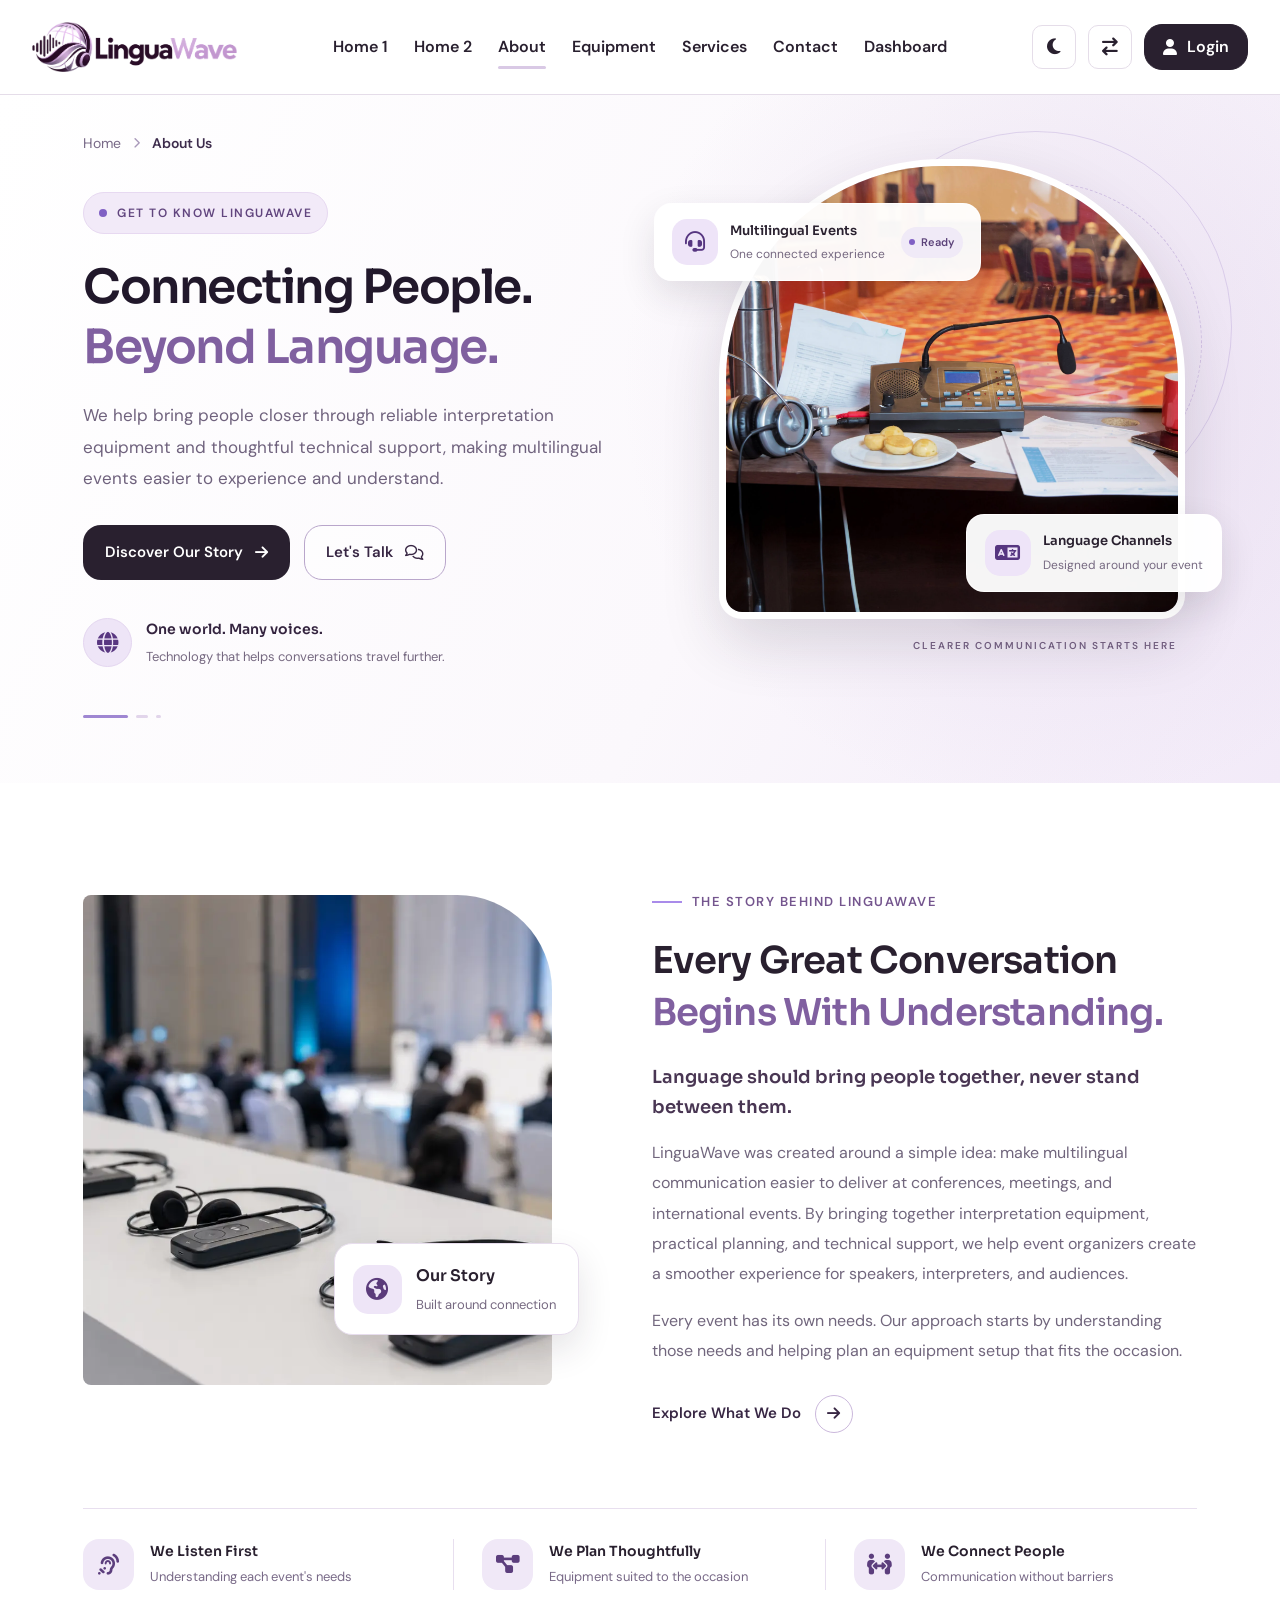
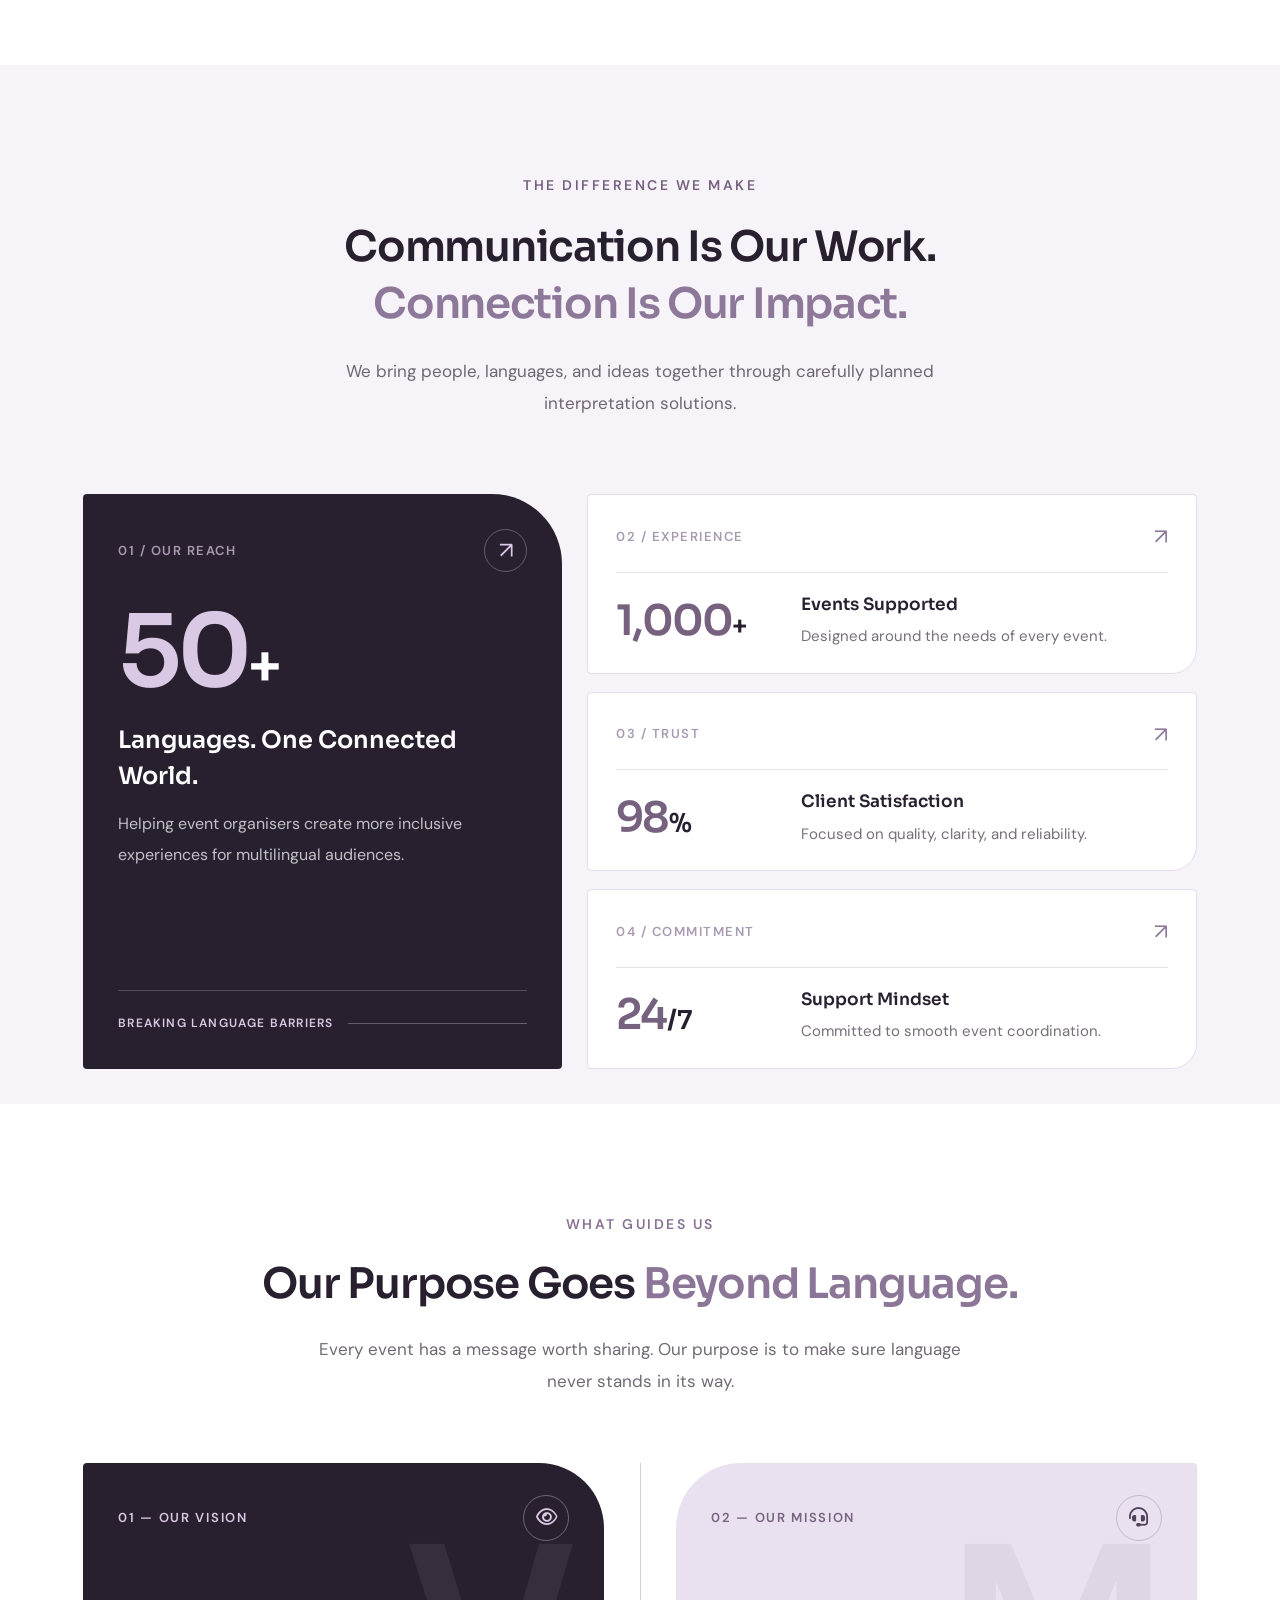
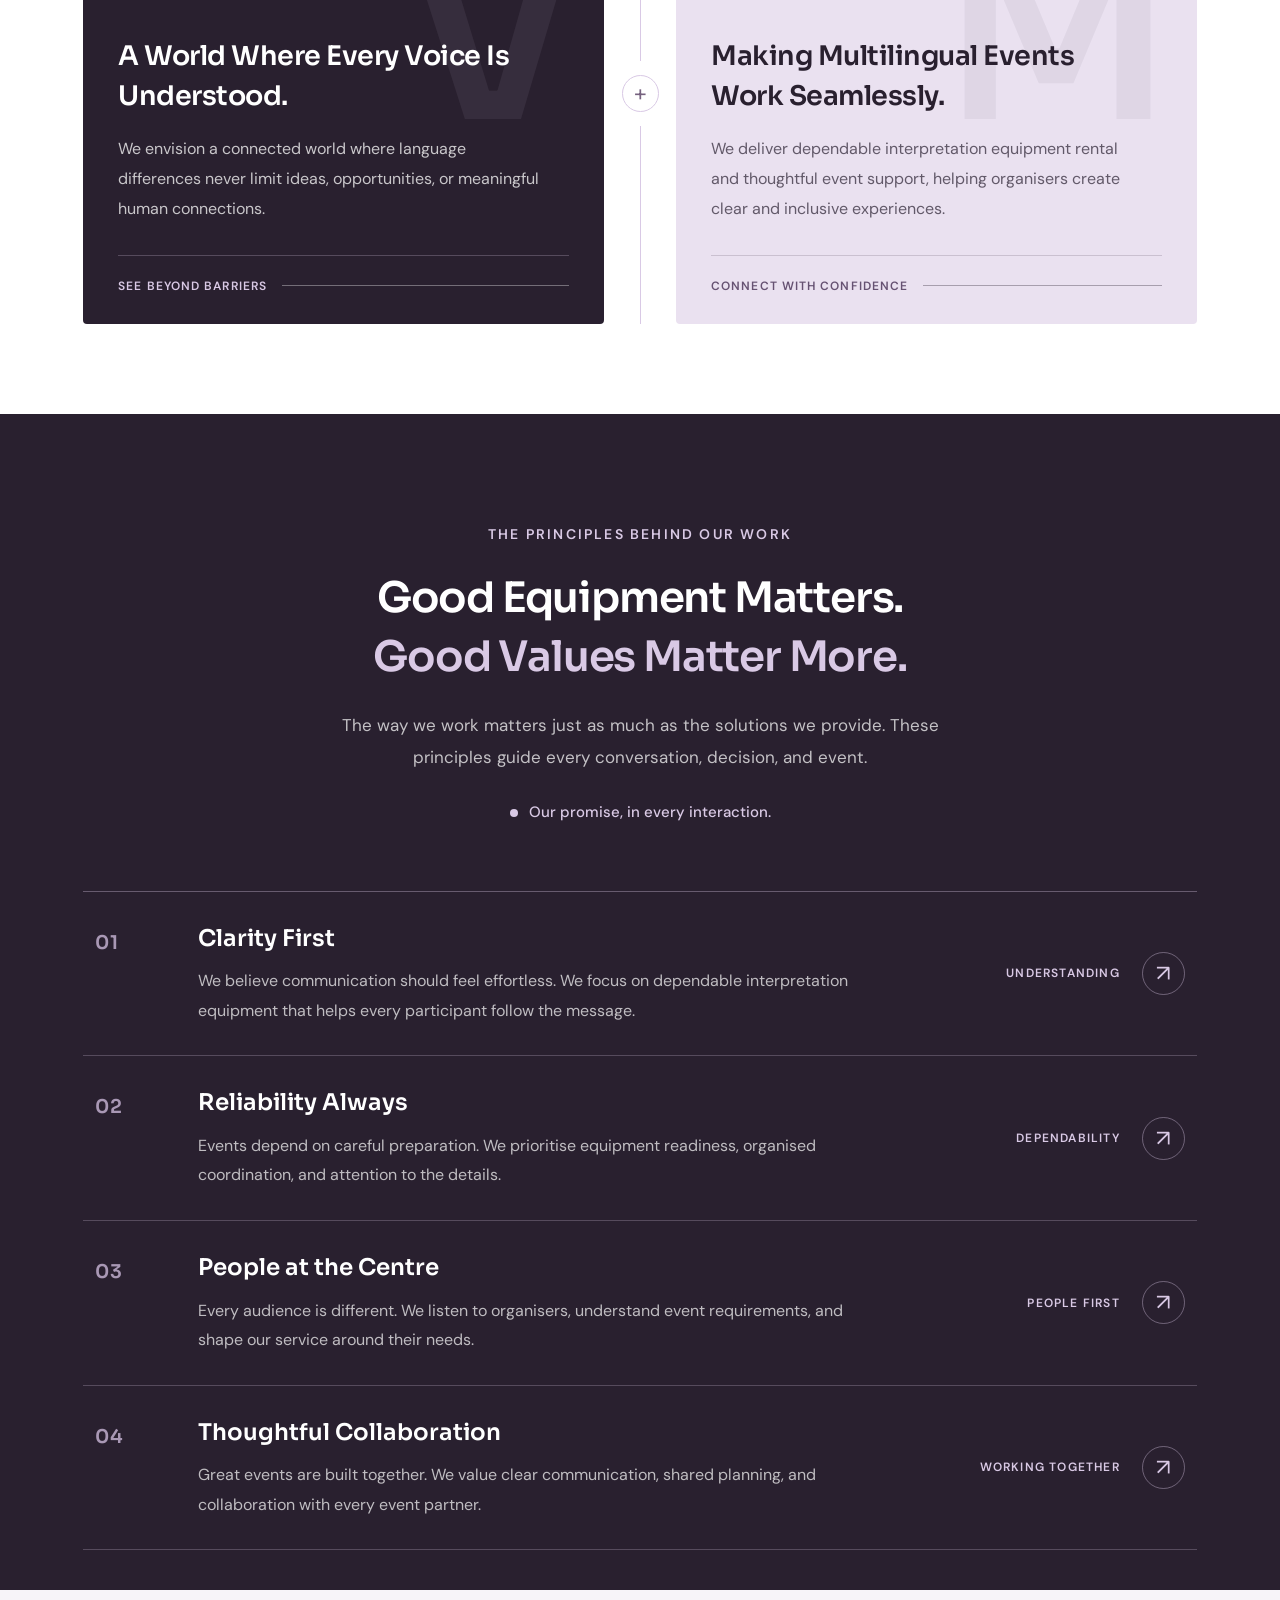
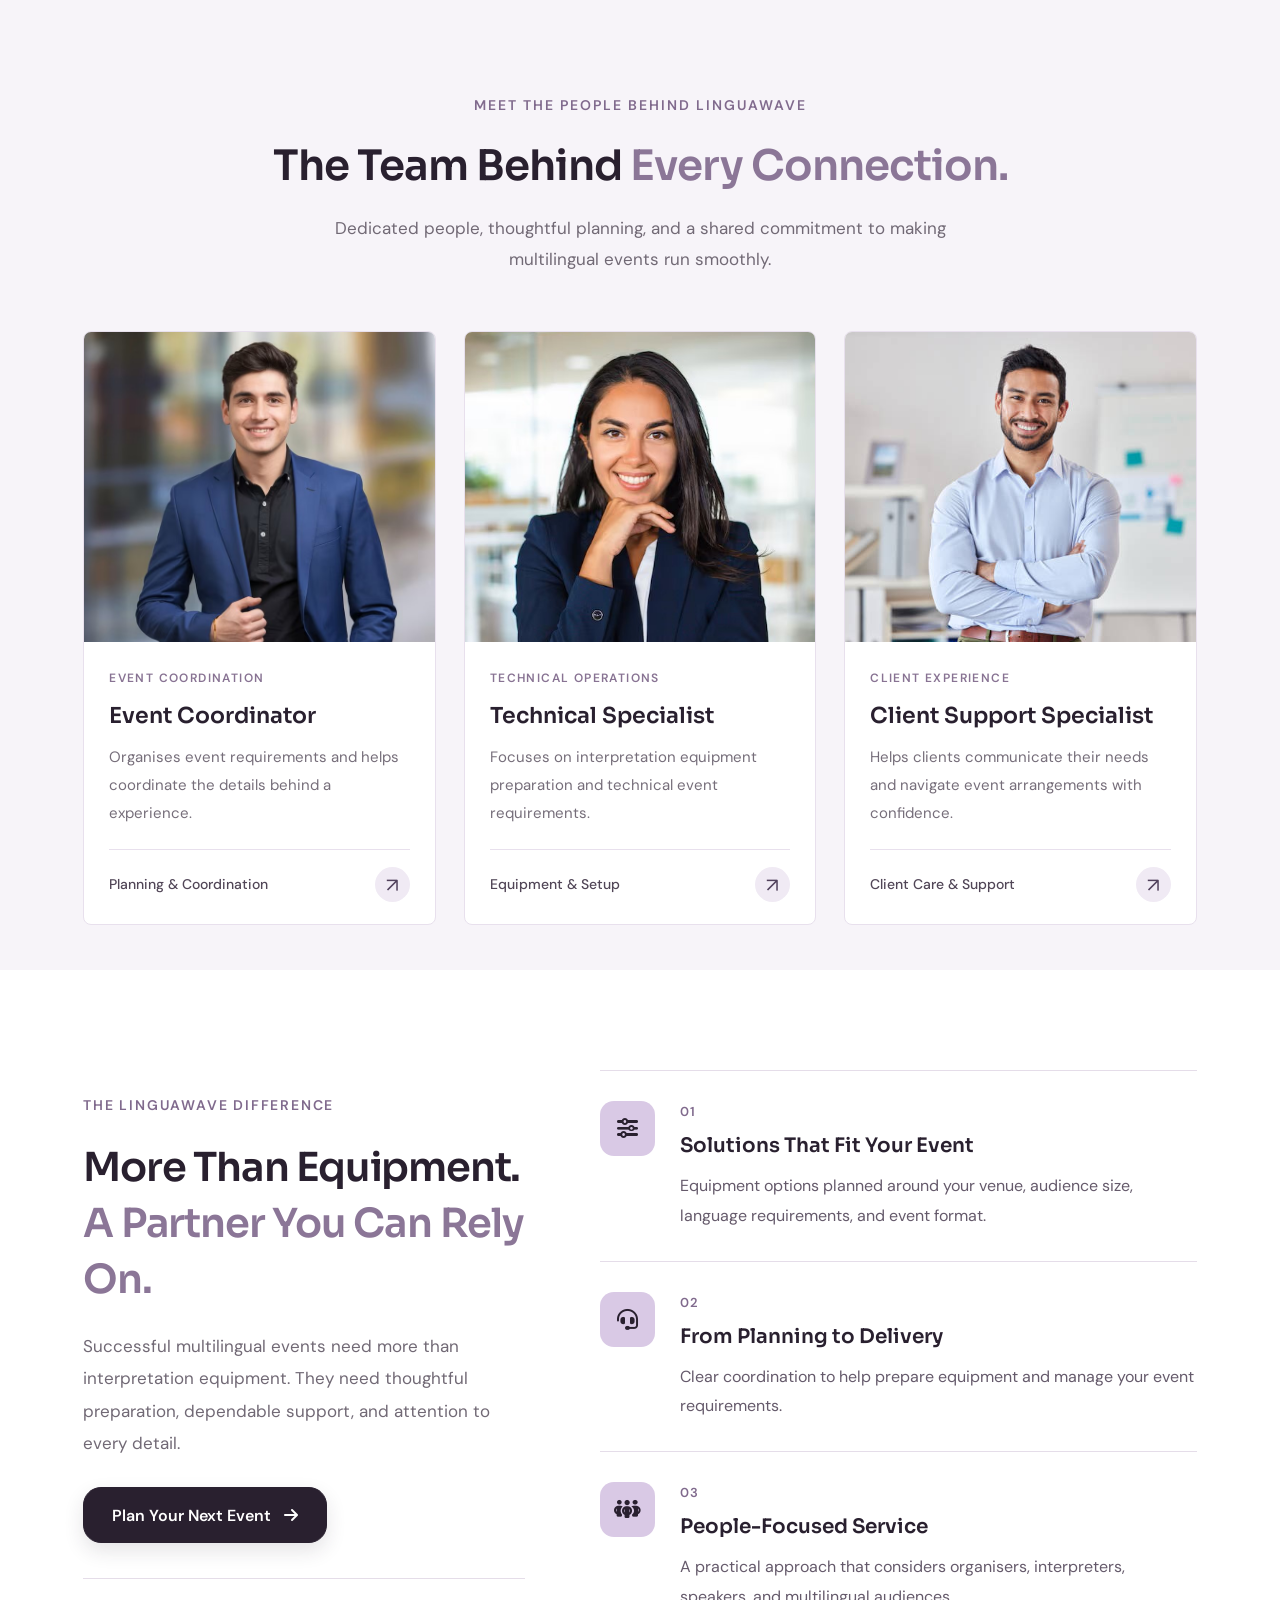
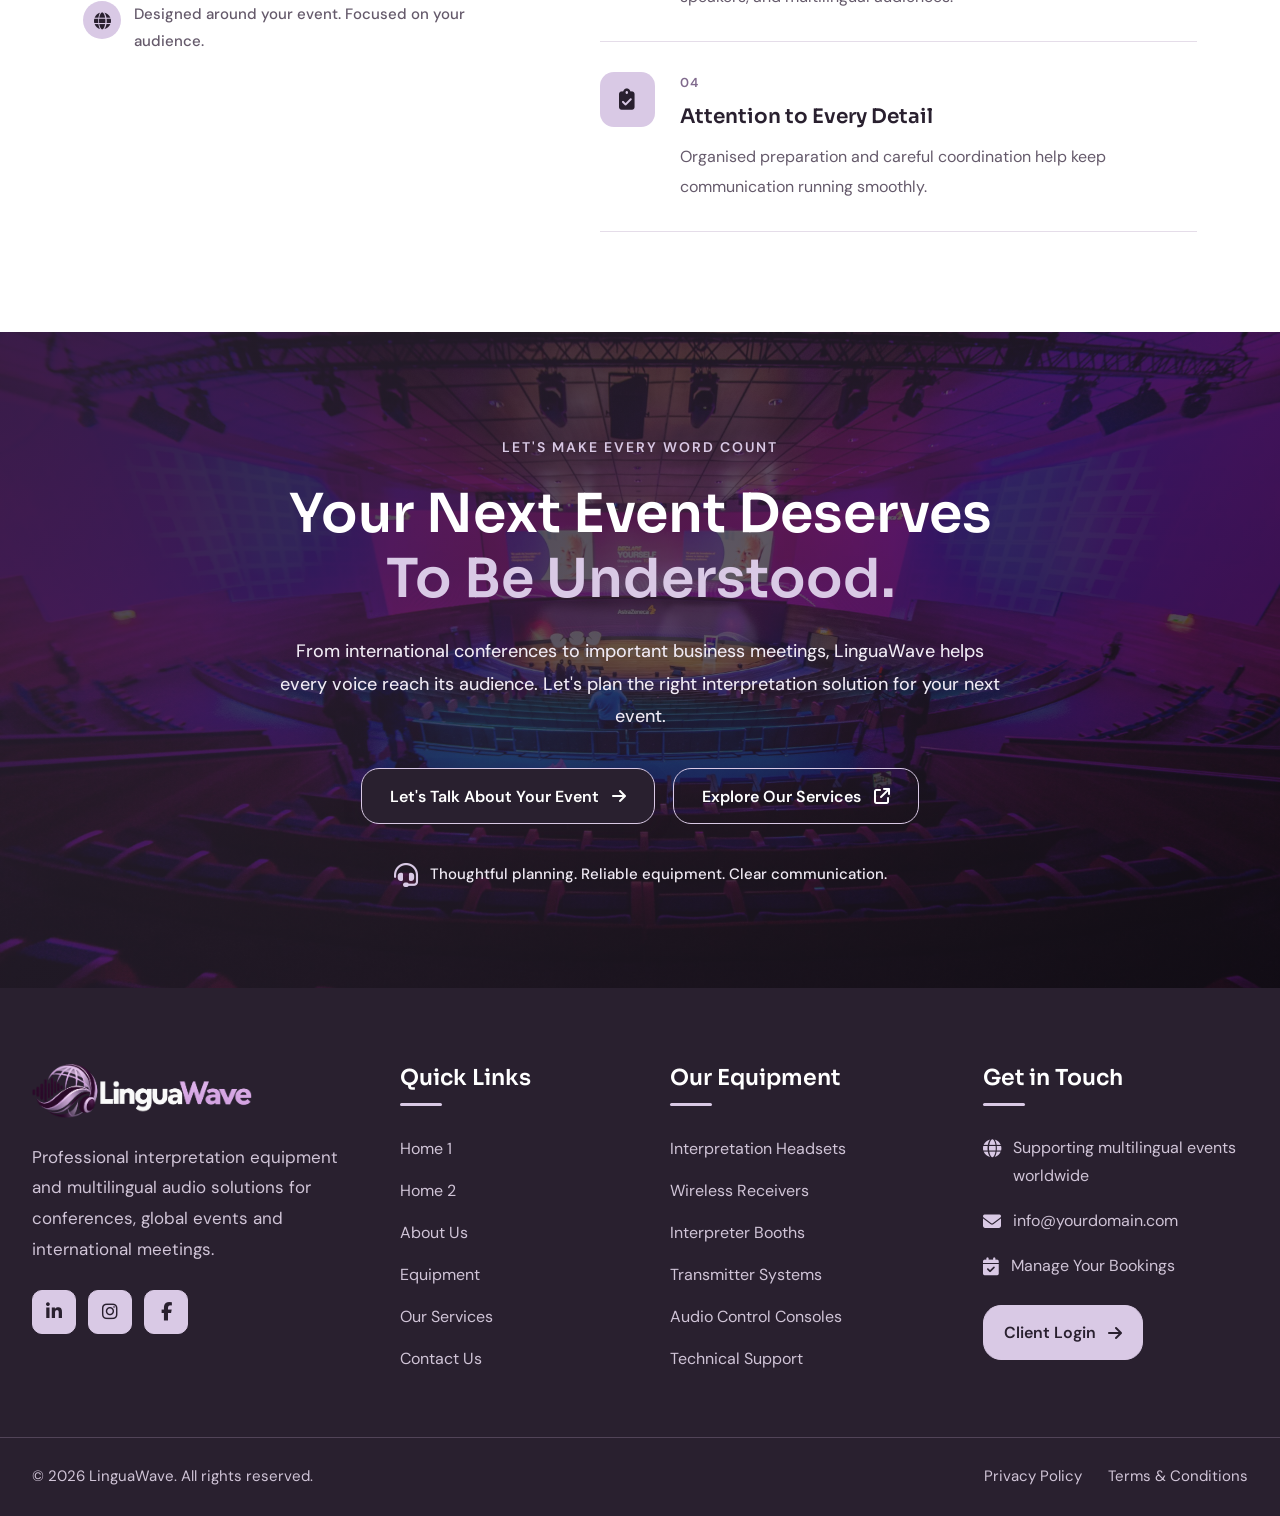
<file: about.html>
<!DOCTYPE html>
<html lang="en">

<head>
    <meta charset="UTF-8">
    <meta name="viewport" content="width=device-width, initial-scale=1.0">

    <title>LinguaWave</title>

    <meta name="description"
        content="Professional conference interpretation equipment rental, multilingual audio systems, interpreter booths and technical event support.">

    <!-- Favicon -->
    <link rel="icon" type="image/png" href="images/favicon.png">

    <!-- Google Fonts -->
    <link rel="preconnect" href="https://fonts.googleapis.com">
    <link rel="preconnect" href="https://fonts.gstatic.com" crossorigin>

    <link
        href="https://fonts.googleapis.com/css2?family=DM+Sans:wght@400;500;600;700&family=Sora:wght@400;500;600;700&display=swap"
        rel="stylesheet">

    <!-- Font Awesome -->
    <link rel="stylesheet" href="https://cdnjs.cloudflare.com/ajax/libs/font-awesome/6.7.2/css/all.min.css">

    <!-- Main CSS -->
    <link rel="stylesheet" href="css/style.css">
</head>

<body>

    <!-- =========================
     LinguaWave Header
========================== -->

    <header class="lw-header" id="lwHeader">
        <div class="lw-header-container">

            <!-- Logo -->
            <a href="index.html" class="lw-logo" aria-label="LinguaWave Home">
                <img src="images/logo.png" alt="LinguaWave Logo">
            </a>

            <!-- Desktop Navigation -->
            <nav class="lw-desktop-nav" aria-label="Main navigation">
                <a href="index.html" class="lw-nav-link active">Home 1</a>
                <a href="home-2.html" class="lw-nav-link">Home 2</a>
                <a href="about.html" class="lw-nav-link">About</a>
                <a href="equipment.html" class="lw-nav-link">Equipment</a>
                <a href="services.html" class="lw-nav-link">Services</a>
                <a href="contact.html" class="lw-nav-link">Contact</a>
                <a href="dashboard.html" class="lw-nav-link">Dashboard</a>
            </nav>

            <!-- Desktop Actions -->
            <div class="lw-desktop-actions">

                <button class="lw-icon-btn lw-theme-toggle" type="button" aria-label="Toggle dark mode"
                    title="Toggle dark mode">
                    <i class="fa-solid fa-moon"></i>
                </button>

                <button class="lw-icon-btn lw-rtl-toggle" type="button" aria-label="Toggle RTL layout"
                    title="Toggle RTL layout">
                    <i class="fa-solid fa-arrow-right-arrow-left"></i>
                </button>

                <a href="login.html" class="lw-login-btn">
                    <i class="fa-solid fa-user"></i>
                    <span>Login</span>
                </a>

            </div>

            <!-- Responsive Menu Toggle -->
            <button class="lw-menu-toggle" type="button" aria-label="Open navigation menu" aria-expanded="false"
                aria-controls="lwMobileMenu">
                <span></span>
                <span></span>
                <span></span>
            </button>

        </div>

        <!-- Responsive Menu Panel -->
        <div class="lw-mobile-menu" id="lwMobileMenu">

            <nav class="lw-mobile-nav" aria-label="Mobile navigation">
                <a href="index.html" class="lw-nav-link active">Home 1</a>
                <a href="home-2.html" class="lw-nav-link">Home 2</a>
                <a href="about.html" class="lw-nav-link">About</a>
                <a href="equipment.html" class="lw-nav-link">Equipment</a>
                <a href="services.html" class="lw-nav-link">Services</a>
                <a href="contact.html" class="lw-nav-link">Contact</a>
                <a href="dashboard.html" class="lw-nav-link">Dashboard</a>
            </nav>

            <!-- Mobile Actions -->
            <div class="lw-mobile-actions">

                <button class="lw-mobile-action lw-theme-toggle" type="button">
                    <i class="fa-solid fa-moon"></i>
                    <span>Dark Mode</span>
                </button>

                <button class="lw-mobile-action lw-rtl-toggle" type="button">
                    <i class="fa-solid fa-arrow-right-arrow-left"></i>
                    <span>RTL Layout</span>
                </button>

                <a href="login.html" class="lw-login-btn lw-mobile-login">
                    <i class="fa-solid fa-user"></i>
                    <span>Login</span>
                </a>

            </div>

        </div>
    </header>


    <!-- COMMON INNER PAGE HERO - LINGUAWAVE -->
    <section class="lw-inner-hero" id="lwInnerHero">

        <div class="lwih-container">

            <!-- LEFT CONTENT -->
            <div class="lwih-content">

                <nav class="lwih-breadcrumb" aria-label="Breadcrumb">
                    <a href="index.html">Home</a>
                    <i class="fa-solid fa-chevron-right"></i>
                    <span>About Us</span>
                </nav>

                <span class="lwih-eyebrow">
                    <span class="lwih-eyebrow-dot"></span>
                    GET TO KNOW LINGUAWAVE
                </span>

                <h1>
                    Connecting People.
                    <span>Beyond Language.</span>
                </h1>

                <p class="lwih-description">
                    We help bring people closer through reliable
                    interpretation equipment and thoughtful technical
                    support, making multilingual events easier to
                    experience and understand.
                </p>

                <div class="lwih-actions">
                    <a href="#our-story" class="lwih-primary-btn">
                        Discover Our Story
                        <i class="fa-solid fa-arrow-right"></i>
                    </a>

                    <a href="contact.html" class="lwih-secondary-btn">
                        Let's Talk
                        <i class="fa-regular fa-comments"></i>
                    </a>
                </div>

                <div class="lwih-trust-note">
                    <span class="lwih-trust-icon">
                        <i class="fa-solid fa-globe"></i>
                    </span>

                    <p>
                        <strong>One world. Many voices.</strong>
                        <span>Technology that helps conversations travel further.</span>
                    </p>
                </div>

            </div>

            <!-- RIGHT VISUAL -->
            <div class="lwih-visual">

                <div class="lwih-image-frame">
                    <img src="images/about-hero-conference.jpg"
                        alt="International conference with interpretation equipment and attendees" fetchpriority="high">
                </div>

                <!-- Floating language indicator -->
                <div class="lwih-language-card">
                    <span class="lwih-language-icon">
                        <i class="fa-solid fa-headset"></i>
                    </span>

                    <div class="lwih-language-copy">
                        <strong>Multilingual Events</strong>
                        <span>One connected experience</span>
                    </div>

                    <span class="lwih-live-indicator">
                        <span></span>
                        Ready
                    </span>
                </div>

                <!-- Floating channel card -->
                <div class="lwih-channel-card">
                    <span class="lwih-channel-icon">
                        <i class="fa-solid fa-language"></i>
                    </span>

                    <div>
                        <strong>Language Channels</strong>
                        <span>Designed around your event</span>
                    </div>
                </div>

                <!-- Decorative orbit -->
                <div class="lwih-orbit lwih-orbit-one"></div>
                <div class="lwih-orbit lwih-orbit-two"></div>

                <span class="lwih-visual-caption">
                    CLEARER COMMUNICATION STARTS HERE
                </span>

            </div>

        </div>

        <!-- Bottom decorative line -->
        <div class="lwih-bottom-rule">
            <span></span>
            <span></span>
            <span></span>
        </div>

    </section>



    <!-- ABOUT PAGE - SECTION 2: OUR STORY -->
    <section class="lwa-story" id="our-story">

        <div class="lwa-story-container">

            <!-- IMAGE AREA -->
            <div class="lwa-story-visual">

                <div class="lwa-story-image">
                    <img src="images/about-our-story.jpg"
                        alt="Professional interpretation equipment prepared for an international conference"
                        loading="lazy">
                </div>

                <div class="lwa-story-year">
                    <span class="lwa-story-year-icon">
                        <i class="fa-solid fa-earth-americas"></i>
                    </span>
                    <div>
                        <strong>Our Story</strong>
                        <span>Built around connection</span>
                    </div>
                </div>

                <div class="lwa-story-decoration" aria-hidden="true">
                    <span></span>
                    <span></span>
                    <span></span>
                </div>

            </div>

            <!-- STORY CONTENT -->
            <div class="lwa-story-content">

                <span class="lwa-story-eyebrow">
                    <span></span>
                    THE STORY BEHIND LINGUAWAVE
                </span>

                <h2>
                    Every Great Conversation
                    <span>Begins With Understanding.</span>
                </h2>

                <p class="lwa-story-lead">
                    Language should bring people together, never
                    stand between them.
                </p>

                <p class="lwa-story-description">
                    LinguaWave was created around a simple idea:
                    make multilingual communication easier to deliver
                    at conferences, meetings, and international events.
                    By bringing together interpretation equipment,
                    practical planning, and technical support, we help
                    event organizers create a smoother experience for
                    speakers, interpreters, and audiences.
                </p>

                <p class="lwa-story-description">
                    Every event has its own needs. Our approach starts
                    by understanding those needs and helping plan an
                    equipment setup that fits the occasion.
                </p>

                <a href="services.html" class="lwa-story-link">
                    Explore What We Do
                    <span>
                        <i class="fa-solid fa-arrow-right"></i>
                    </span>
                </a>

            </div>

        </div>

        <!-- STORY PRINCIPLES STRIP -->
        <div class="lwa-story-principles">

            <div class="lwa-story-principle">
                <span class="lwa-story-principle-icon">
                    <i class="fa-solid fa-ear-listen"></i>
                </span>
                <div>
                    <strong>We Listen First</strong>
                    <span>Understanding each event's needs</span>
                </div>
            </div>

            <div class="lwa-story-principle">
                <span class="lwa-story-principle-icon">
                    <i class="fa-solid fa-diagram-project"></i>
                </span>
                <div>
                    <strong>We Plan Thoughtfully</strong>
                    <span>Equipment suited to the occasion</span>
                </div>
            </div>

            <div class="lwa-story-principle">
                <span class="lwa-story-principle-icon">
                    <i class="fa-solid fa-people-arrows-left-right"></i>
                </span>
                <div>
                    <strong>We Connect People</strong>
                    <span>Communication without barriers</span>
                </div>
            </div>

        </div>

    </section>


    <!-- ABOUT PAGE - SECTION 3: CREATIVE STATISTICS -->

    <section class="lwa-impact" id="about-stats">

        <div class="lwa-impact-container">

            <div class="lwa-impact-heading">
                <span class="lwa-impact-eyebrow">THE DIFFERENCE WE MAKE</span>

                <h2>
                    Communication Is Our Work.
                    <span>Connection Is Our Impact.</span>
                </h2>

                <p>
                    We bring people, languages, and ideas together
                    through carefully planned interpretation solutions.
                </p>
            </div>

            <div class="lwa-impact-layout">

                <!-- Featured statistic -->
                <div class="lwa-impact-feature">

                    <div class="lwa-impact-feature-top">
                        <span class="lwa-impact-index">01 / OUR REACH</span>
                        <span class="lwa-impact-symbol">↗</span>
                    </div>

                    <div class="lwa-impact-feature-number">
                        50<span>+</span>
                    </div>

                    <h3>Languages. One Connected World.</h3>

                    <p>
                        Helping event organisers create more inclusive
                        experiences for multilingual audiences.
                    </p>

                    <div class="lwa-impact-feature-bottom">
                        <span>BREAKING LANGUAGE BARRIERS</span>
                        <span class="lwa-impact-line"></span>
                    </div>

                </div>

                <!-- Supporting statistics -->
                <div class="lwa-impact-side">

                    <div class="lwa-impact-item">
                        <div class="lwa-impact-item-top">
                            <span class="lwa-impact-index">02 / EXPERIENCE</span>
                            <span class="lwa-impact-arrow">↗</span>
                        </div>

                        <div class="lwa-impact-item-content">
                            <span class="lwa-impact-small-number">1,000<span>+</span></span>
                            <div>
                                <h3>Events Supported</h3>
                                <p>Designed around the needs of every event.</p>
                            </div>
                        </div>
                    </div>

                    <div class="lwa-impact-item">
                        <div class="lwa-impact-item-top">
                            <span class="lwa-impact-index">03 / TRUST</span>
                            <span class="lwa-impact-arrow">↗</span>
                        </div>

                        <div class="lwa-impact-item-content">
                            <span class="lwa-impact-small-number">98<span>%</span></span>
                            <div>
                                <h3>Client Satisfaction</h3>
                                <p>Focused on quality, clarity, and reliability.</p>
                            </div>
                        </div>
                    </div>

                    <div class="lwa-impact-item">
                        <div class="lwa-impact-item-top">
                            <span class="lwa-impact-index">04 / COMMITMENT</span>
                            <span class="lwa-impact-arrow">↗</span>
                        </div>

                        <div class="lwa-impact-item-content">
                            <span class="lwa-impact-small-number">24<span>/7</span></span>
                            <div>
                                <h3>Support Mindset</h3>
                                <p>Committed to smooth event coordination.</p>
                            </div>
                        </div>
                    </div>

                </div>
            </div>

        </div>

    </section>


    <!-- ABOUT PAGE - SECTION 4: VISION & MISSION -->

    <section class="lwa-purpose" id="vision-mission">

        <div class="lwa-purpose-container">

            <div class="lwa-purpose-heading">
                <span class="lwa-purpose-eyebrow">WHAT GUIDES US</span>
                <h2>Our Purpose Goes <span>Beyond Language.</span></h2>
                <p>
                    Every event has a message worth sharing.
                    Our purpose is to make sure language never stands in its way.
                </p>
            </div>

            <div class="lwa-purpose-layout">

                <!-- Vision Panel -->
                <article class="lwa-purpose-panel lwa-purpose-vision">

                    <div class="lwa-purpose-panel-top">
                        <span class="lwa-purpose-label">01 — OUR VISION</span>
                        <span class="lwa-purpose-icon" aria-hidden="true">
                            <i class="fa-regular fa-eye"></i>
                        </span>
                    </div>

                    <div class="lwa-purpose-letter" aria-hidden="true">V</div>

                    <div class="lwa-purpose-content">
                        <h3>A World Where Every Voice Is Understood.</h3>
                        <p>
                            We envision a connected world where language
                            differences never limit ideas, opportunities,
                            or meaningful human connections.
                        </p>
                    </div>

                    <div class="lwa-purpose-panel-bottom">
                        <span>SEE BEYOND BARRIERS</span>
                        <span class="lwa-purpose-bottom-line"></span>
                    </div>

                </article>

                <!-- Connecting element -->
                <div class="lwa-purpose-connector" aria-hidden="true">
                    <span class="lwa-purpose-connector-line"></span>
                    <span class="lwa-purpose-connector-symbol">+</span>
                    <span class="lwa-purpose-connector-line"></span>
                </div>

                <!-- Mission Panel -->
                <article class="lwa-purpose-panel lwa-purpose-mission">

                    <div class="lwa-purpose-panel-top">
                        <span class="lwa-purpose-label">02 — OUR MISSION</span>
                        <span class="lwa-purpose-icon" aria-hidden="true">
                            <i class="fa-solid fa-headset"></i>
                        </span>
                    </div>

                    <div class="lwa-purpose-letter" aria-hidden="true">M</div>

                    <div class="lwa-purpose-content">
                        <h3>Making Multilingual Events Work Seamlessly.</h3>
                        <p>
                            We deliver dependable interpretation equipment
                            rental and thoughtful event support, helping
                            organisers create clear and inclusive experiences.
                        </p>
                    </div>

                    <div class="lwa-purpose-panel-bottom">
                        <span>CONNECT WITH CONFIDENCE</span>
                        <span class="lwa-purpose-bottom-line"></span>
                    </div>

                </article>

            </div>

        </div>

    </section>


    <!-- ABOUT PAGE - SECTION 5: OUR VALUES -->

    <section class="lwa-values" id="our-values">

        <div class="lwa-values-container">

            <div class="lwa-values-intro">
                <span class="lwa-values-eyebrow">THE PRINCIPLES BEHIND OUR WORK</span>

                <h2>
                    Good Equipment Matters.
                    <span>Good Values Matter More.</span>
                </h2>

                <p>
                    The way we work matters just as much as the
                    solutions we provide. These principles guide
                    every conversation, decision, and event.
                </p>

                <div class="lwa-values-note">
                    <span class="lwa-values-note-dot"></span>
                    <span>Our promise, in every interaction.</span>
                </div>
            </div>

            <div class="lwa-values-list">

                <!-- Value 01 -->
                <article class="lwa-value-row">
                    <span class="lwa-value-number">01</span>

                    <div class="lwa-value-main">
                        <h3>Clarity First</h3>
                        <p>
                            We believe communication should feel effortless.
                            We focus on dependable interpretation equipment
                            that helps every participant follow the message.
                        </p>
                    </div>

                    <div class="lwa-value-side">
                        <span class="lwa-value-keyword">UNDERSTANDING</span>
                        <span class="lwa-value-symbol" aria-hidden="true">↗</span>
                    </div>
                </article>

                <!-- Value 02 -->
                <article class="lwa-value-row">
                    <span class="lwa-value-number">02</span>

                    <div class="lwa-value-main">
                        <h3>Reliability Always</h3>
                        <p>
                            Events depend on careful preparation.
                            We prioritise equipment readiness, organised
                            coordination, and attention to the details.
                        </p>
                    </div>

                    <div class="lwa-value-side">
                        <span class="lwa-value-keyword">DEPENDABILITY</span>
                        <span class="lwa-value-symbol" aria-hidden="true">↗</span>
                    </div>
                </article>

                <!-- Value 03 -->
                <article class="lwa-value-row">
                    <span class="lwa-value-number">03</span>

                    <div class="lwa-value-main">
                        <h3>People at the Centre</h3>
                        <p>
                            Every audience is different. We listen to
                            organisers, understand event requirements,
                            and shape our service around their needs.
                        </p>
                    </div>

                    <div class="lwa-value-side">
                        <span class="lwa-value-keyword">PEOPLE FIRST</span>
                        <span class="lwa-value-symbol" aria-hidden="true">↗</span>
                    </div>
                </article>

                <!-- Value 04 -->
                <article class="lwa-value-row">
                    <span class="lwa-value-number">04</span>

                    <div class="lwa-value-main">
                        <h3>Thoughtful Collaboration</h3>
                        <p>
                            Great events are built together. We value
                            clear communication, shared planning, and
                            collaboration with every event partner.
                        </p>
                    </div>

                    <div class="lwa-value-side">
                        <span class="lwa-value-keyword">WORKING TOGETHER</span>
                        <span class="lwa-value-symbol" aria-hidden="true">↗</span>
                    </div>
                </article>

            </div>

        </div>

    </section>


    <!-- ABOUT PAGE - SECTION 6: MEET OUR TEAM -->

    <section class="lwa-team" id="our-team">
        <div class="lwa-team-container">

            <div class="lwa-team-heading">
                <span class="lwa-team-eyebrow">MEET THE PEOPLE BEHIND LINGUAWAVE</span>
                <h2>The Team Behind <span>Every Connection.</span></h2>
                <p>
                    Dedicated people, thoughtful planning, and a shared
                    commitment to making multilingual events run smoothly.
                </p>
            </div>

            <div class="lwa-team-grid">

                <!-- Team Member 1 -->
                <article class="lwa-team-card">
                    <div class="lwa-team-image">
                        <img src="images/team-coordinator.jpg" alt="LinguaWave event coordinator" loading="lazy">

                    </div>

                    <div class="lwa-team-info">
                        <span class="lwa-team-role">EVENT COORDINATION</span>
                        <h3>Event Coordinator</h3>
                        <p>
                            Organises event requirements and helps coordinate
                            the details behind a experience.
                        </p>
                        <div class="lwa-team-card-bottom">
                            <span>Planning & Coordination</span>
                            <span class="lwa-team-arrow">↗</span>
                        </div>
                    </div>
                </article>

                <!-- Team Member 2 -->
                <article class="lwa-team-card">
                    <div class="lwa-team-image">
                        <img src="images/team-technician.jpg" alt="LinguaWave interpretation equipment technician"
                            loading="lazy">

                    </div>

                    <div class="lwa-team-info">
                        <span class="lwa-team-role">TECHNICAL OPERATIONS</span>
                        <h3>Technical Specialist</h3>
                        <p>
                            Focuses on interpretation equipment preparation
                            and technical event requirements.
                        </p>
                        <div class="lwa-team-card-bottom">
                            <span>Equipment & Setup</span>
                            <span class="lwa-team-arrow">↗</span>
                        </div>
                    </div>
                </article>

                <!-- Team Member 3 -->
                <article class="lwa-team-card">
                    <div class="lwa-team-image">
                        <img src="images/team-event-support.jpg" alt="LinguaWave client support professional"
                            loading="lazy">

                    </div>

                    <div class="lwa-team-info">
                        <span class="lwa-team-role">CLIENT EXPERIENCE</span>
                        <h3>Client Support Specialist</h3>
                        <p>
                            Helps clients communicate their needs and
                            navigate event arrangements with confidence.
                        </p>
                        <div class="lwa-team-card-bottom">
                            <span>Client Care & Support</span>
                            <span class="lwa-team-arrow">↗</span>
                        </div>
                    </div>
                </article>

            </div>

        </div>
    </section>


    <!-- ABOUT PAGE - SECTION 7: WHY CHOOSE LINGUAWAVE -->

    <section class="lwa-choose" id="why-linguawave">
        <div class="lwa-choose-container">

            <div class="lwa-choose-layout">

                <!-- LEFT INTRODUCTION -->
                <div class="lwa-choose-intro">

                    <span class="lwa-choose-eyebrow">
                        THE LINGUAWAVE DIFFERENCE
                    </span>

                    <h2>
                        More Than Equipment.
                        <span>A Partner You Can Rely On.</span>
                    </h2>

                    <p class="lwa-choose-description">
                        Successful multilingual events need more than
                        interpretation equipment. They need thoughtful
                        preparation, dependable support, and attention
                        to every detail.
                    </p>

                    <!-- Reuse existing global button style -->
                    <a href="contact.html" class="lw-btn lw-btn-primary">
                        Plan Your Next Event
                        <i class="fa-solid fa-arrow-right" aria-hidden="true"></i>
                    </a>

                    <div class="lwa-choose-note">
                        <span class="lwa-choose-note-icon">
                            <i class="fa-solid fa-globe" aria-hidden="true"></i>
                        </span>
                        <p>
                            Designed around your event.
                            Focused on your audience.
                        </p>
                    </div>

                </div>

                <!-- RIGHT FEATURE LIST -->
                <div class="lwa-choose-features">

                    <article class="lwa-choose-feature">
                        <span class="lwa-choose-feature-icon">
                            <i class="fa-solid fa-sliders" aria-hidden="true"></i>
                        </span>

                        <div class="lwa-choose-feature-content">
                            <span class="lwa-choose-feature-index">01</span>
                            <h3>Solutions That Fit Your Event</h3>
                            <p>
                                Equipment options planned around your venue,
                                audience size, language requirements, and
                                event format.
                            </p>
                        </div>
                    </article>

                    <article class="lwa-choose-feature">
                        <span class="lwa-choose-feature-icon">
                            <i class="fa-solid fa-headset" aria-hidden="true"></i>
                        </span>

                        <div class="lwa-choose-feature-content">
                            <span class="lwa-choose-feature-index">02</span>
                            <h3>From Planning to Delivery</h3>
                            <p>
                                Clear coordination to help prepare equipment
                                and manage your event requirements.
                            </p>
                        </div>
                    </article>

                    <article class="lwa-choose-feature">
                        <span class="lwa-choose-feature-icon">
                            <i class="fa-solid fa-people-group" aria-hidden="true"></i>
                        </span>

                        <div class="lwa-choose-feature-content">
                            <span class="lwa-choose-feature-index">03</span>
                            <h3>People-Focused Service</h3>
                            <p>
                                A practical approach that considers organisers,
                                interpreters, speakers, and multilingual audiences.
                            </p>
                        </div>
                    </article>

                    <article class="lwa-choose-feature">
                        <span class="lwa-choose-feature-icon">
                            <i class="fa-solid fa-clipboard-check" aria-hidden="true"></i>
                        </span>

                        <div class="lwa-choose-feature-content">
                            <span class="lwa-choose-feature-index">04</span>
                            <h3>Attention to Every Detail</h3>
                            <p>
                                Organised preparation and careful coordination
                                help keep communication running smoothly.
                            </p>
                        </div>
                    </article>

                </div>
            </div>
        </div>
    </section>


    <!-- SECTION 8: FULL BACKGROUND CTA -->
    <section class="lwa-final-cta" id="about-final-cta">

        <div class="lwa-final-cta-overlay"></div>

        <div class="lwa-final-cta-content">

            <span class="lwa-final-cta-eyebrow">
                LET'S MAKE EVERY WORD COUNT
            </span>

            <h2>
                Your Next Event Deserves
                <span>To Be Understood.</span>
            </h2>

            <p>
                From international conferences to important business meetings,
                LinguaWave helps every voice reach its audience. Let's plan
                the right interpretation solution for your next event.
            </p>

            <div class="lwa-final-cta-actions">

                <a href="contact.html" class="lw-btn lw-btn-primary">
                    Let's Talk About Your Event
                    <i class="fa-solid fa-arrow-right" aria-hidden="true"></i>
                </a>

                <a href="menu.html" class="lw-btn lwa-final-cta-secondary">
                    Explore Our Services
                    <i class="fa-solid fa-arrow-up-right-from-square" aria-hidden="true"></i>
                </a>

            </div>

            <div class="lwa-final-cta-note">
                <i class="fa-solid fa-headset" aria-hidden="true"></i>
                <span>
                    Thoughtful planning. Reliable equipment. Clear communication.
                </span>
            </div>

        </div>
    </section>


    <!-- =========================
     LinguaWave Footer
========================== -->

    <footer class="lw-footer">

        <div class="lw-footer-main">
            <div class="lw-footer-container">

                <!-- Brand Column -->
                <div class="lw-footer-brand">
                    <a href="index.html" class="lw-footer-logo">
                        <img src="images/logo-light.png" alt="LinguaWave Logo">
                    </a>

                    <p class="lw-footer-description">
                        Professional interpretation equipment and
                        multilingual audio solutions for conferences,
                        global events and international meetings.
                    </p>

                    <div class="lw-footer-socials">
                        <a href="#" aria-label="LinkedIn">
                            <i class="fa-brands fa-linkedin-in"></i>
                        </a>
                        <a href="#" aria-label="Instagram">
                            <i class="fa-brands fa-instagram"></i>
                        </a>
                        <a href="#" aria-label="Facebook">
                            <i class="fa-brands fa-facebook-f"></i>
                        </a>
                    </div>
                </div>

                <!-- Quick Links -->
                <div class="lw-footer-column">
                    <h3>Quick Links</h3>
                    <ul>
                        <li><a href="index.html">Home 1</a></li>
                        <li><a href="home-2.html">Home 2</a></li>
                        <li><a href="about.html">About Us</a></li>
                        <li><a href="equipment.html">Equipment</a></li>
                        <li><a href="services.html">Our Services</a></li>
                        <li><a href="contact.html">Contact Us</a></li>
                    </ul>
                </div>

                <!-- Equipment Links -->
                <div class="lw-footer-column">
                    <h3>Our Equipment</h3>
                    <ul>
                        <li><a href="equipment.html">Interpretation Headsets</a></li>
                        <li><a href="equipment.html">Wireless Receivers</a></li>
                        <li><a href="equipment.html">Interpreter Booths</a></li>
                        <li><a href="equipment.html">Transmitter Systems</a></li>
                        <li><a href="equipment.html">Audio Control Consoles</a></li>
                        <li><a href="services.html">Technical Support</a></li>
                    </ul>
                </div>

                <!-- Contact Column -->
                <div class="lw-footer-column lw-footer-contact">
                    <h3>Get in Touch</h3>

                    <p>
                        <i class="fa-solid fa-globe"></i>
                        <span>Supporting multilingual events worldwide</span>
                    </p>

                    <p>
                        <i class="fa-solid fa-envelope"></i>
                        <a href="mailto:info@yourdomain.com">
                            info@yourdomain.com
                        </a>
                    </p>

                    <p>
                        <i class="fa-solid fa-calendar-check"></i>
                        <a href="dashboard.html">Manage Your Bookings</a>
                    </p>

                    <a href="login.html" class="lw-footer-cta">
                        Client Login
                        <i class="fa-solid fa-arrow-right"></i>
                    </a>
                </div>

            </div>
        </div>

        <!-- Footer Bottom -->
        <div class="lw-footer-bottom">
            <div class="lw-footer-bottom-container">

                <p>
                    &copy; <span id="lwCopyrightYear">2026</span>
                    LinguaWave. All rights reserved.
                </p>

                <div class="lw-footer-bottom-links">
                    <a href="#">Privacy Policy</a>
                    <a href="#">Terms &amp; Conditions</a>
                </div>

            </div>
        </div>

    </footer>


    <!-- SCROLL TO TOP BUTTON -->
    <button class="lw2-scroll-top" id="lw2ScrollTop" type="button" aria-label="Scroll to top" title="Back to top">
        <i class="fa-solid fa-arrow-up"></i>
    </button>


    <script src="js/main.js"></script>

</body>

</html>
</file>
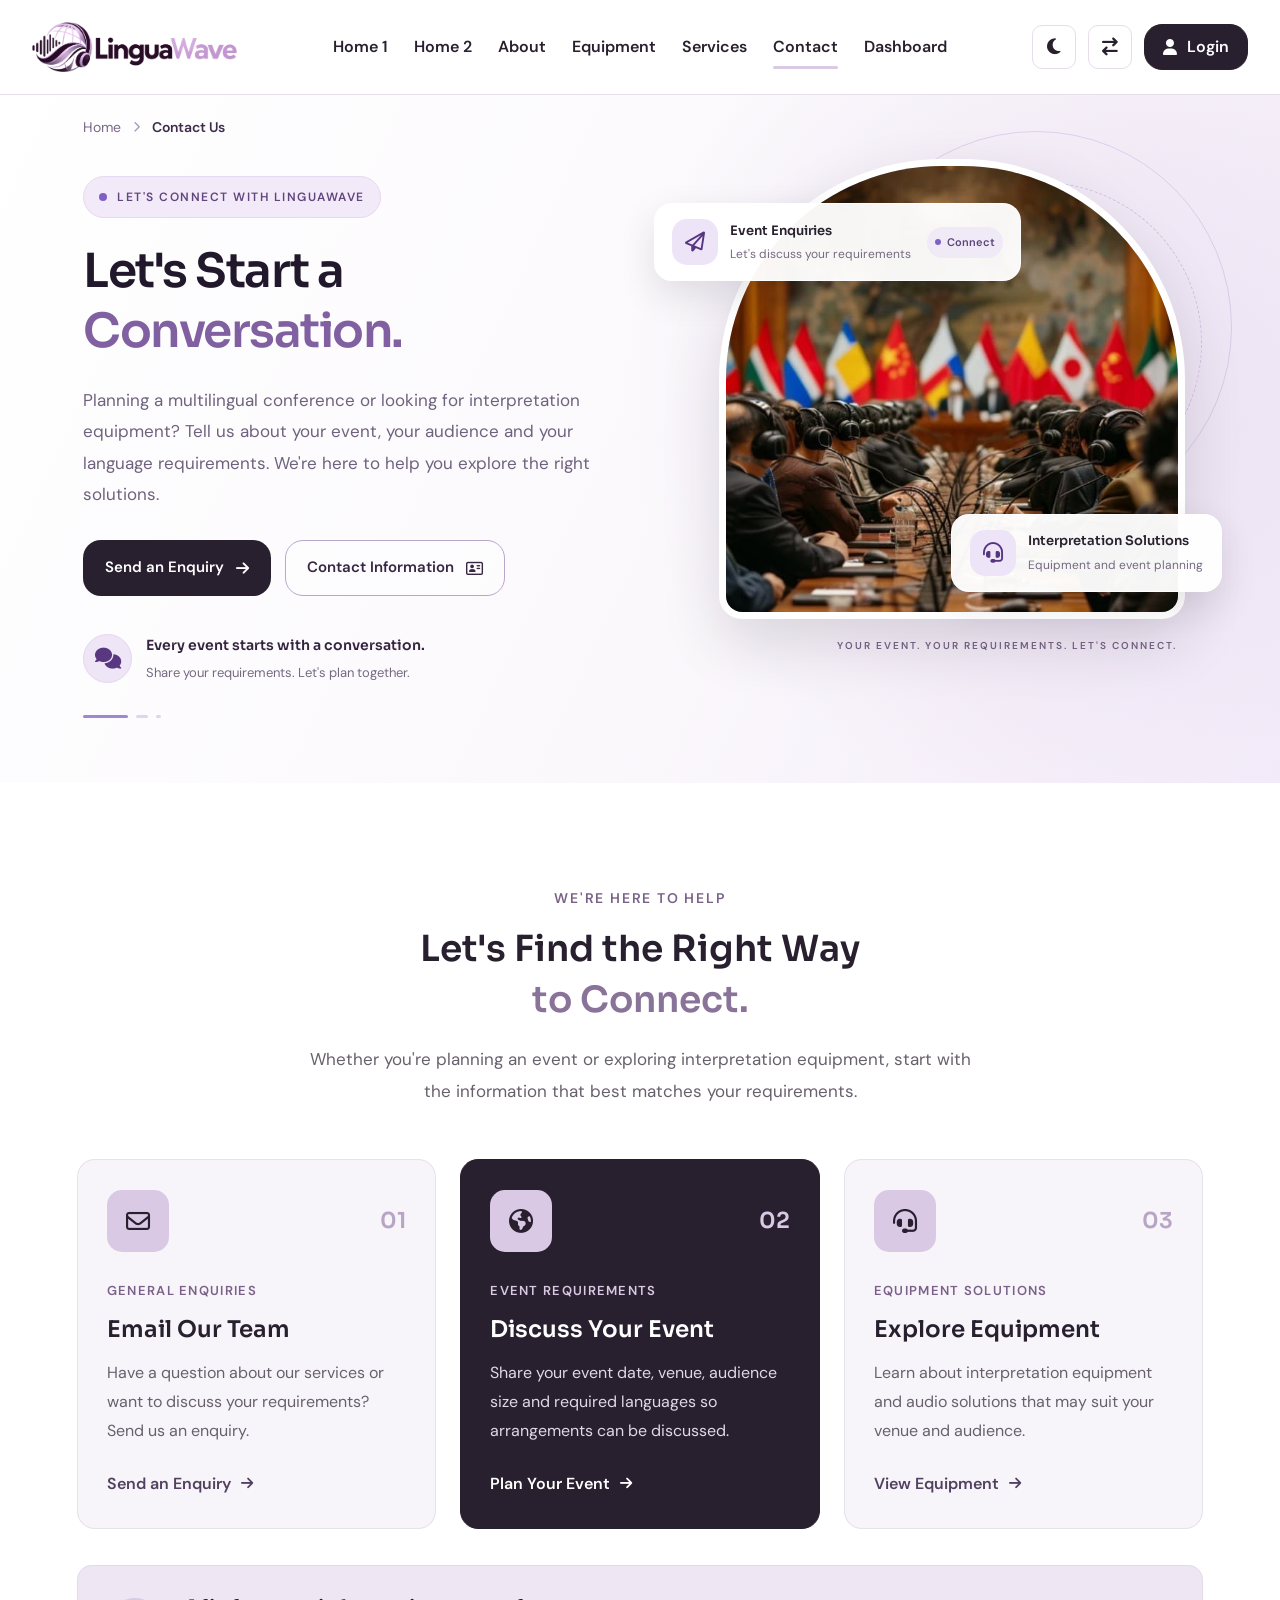
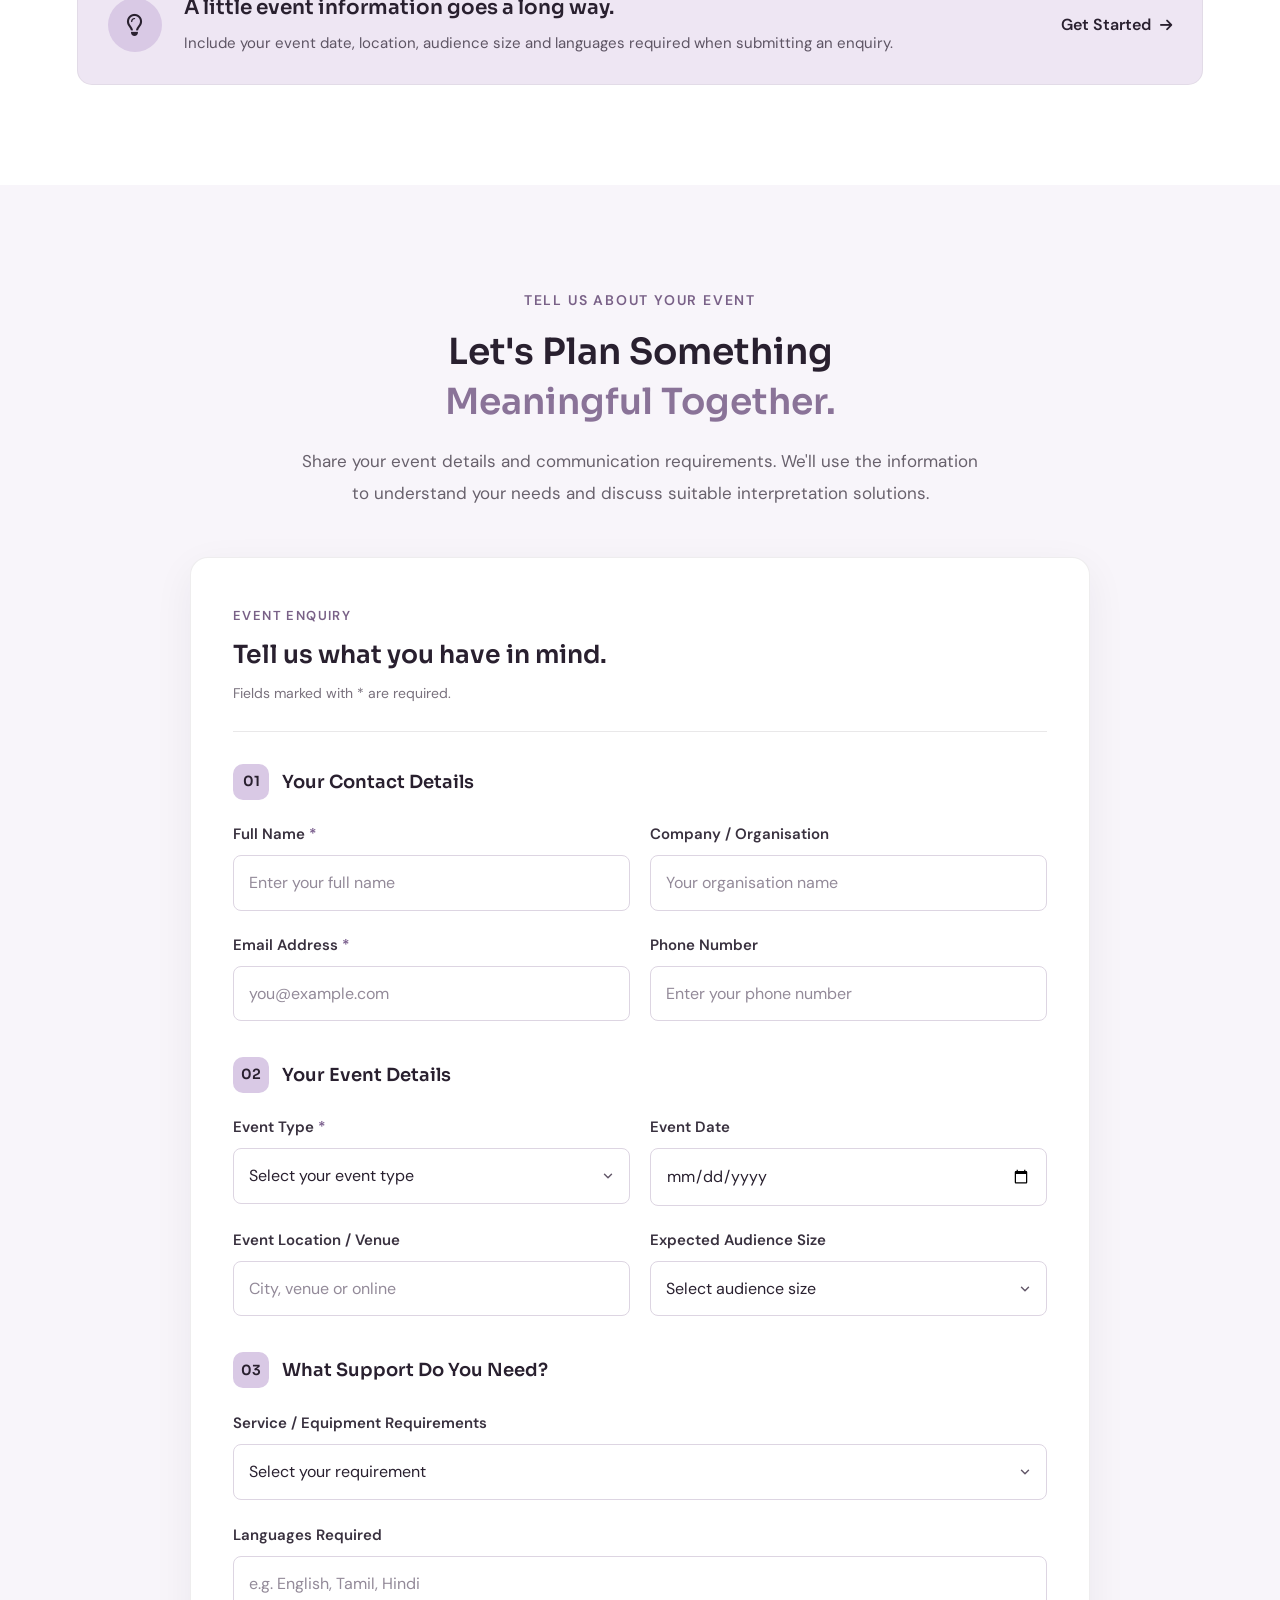
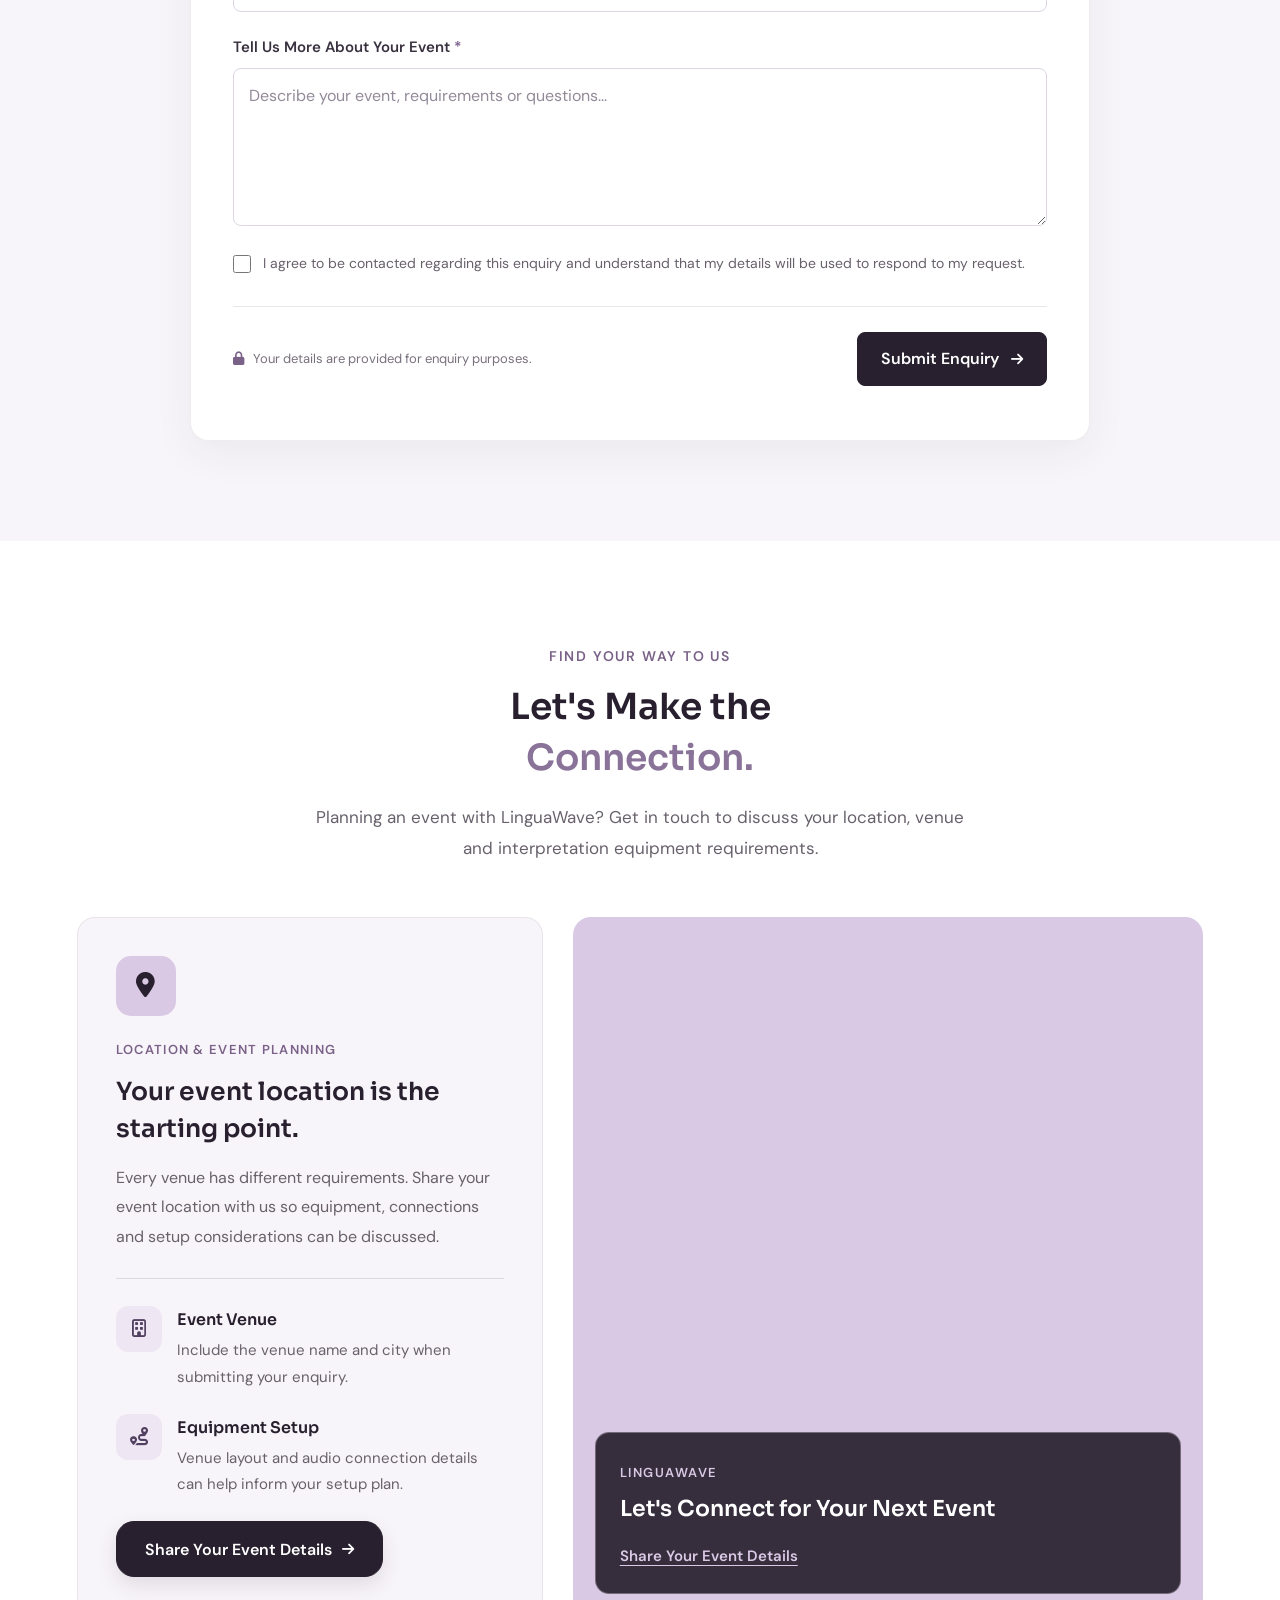
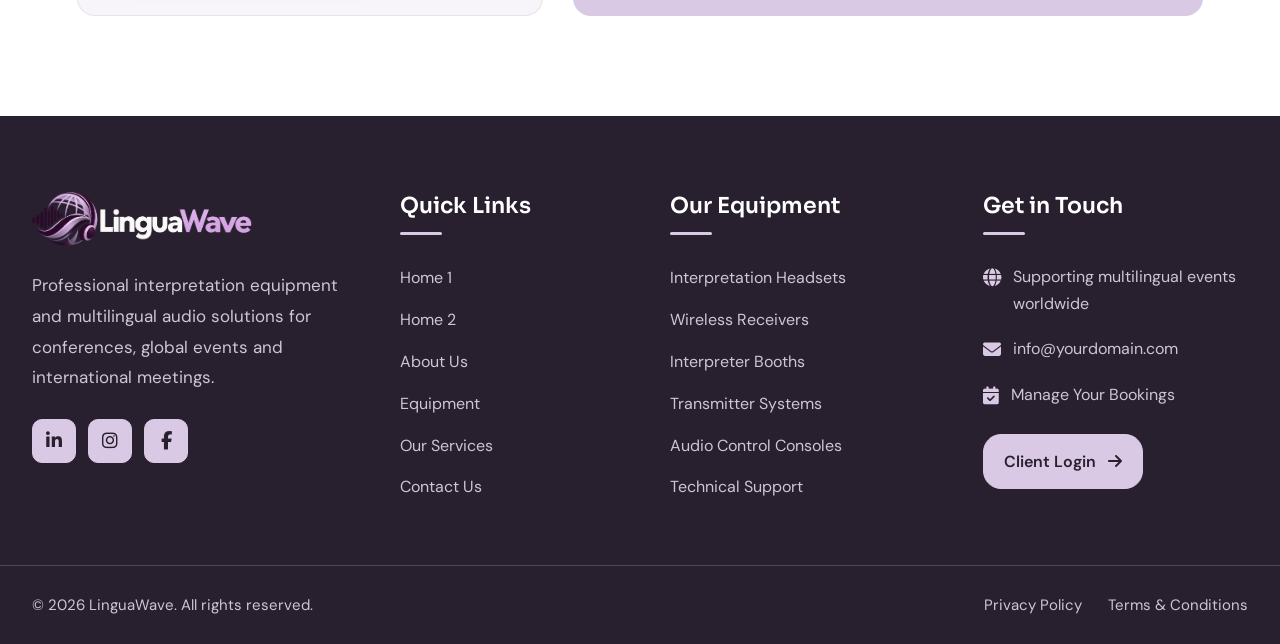
<file: contact.html>
<!DOCTYPE html>
<html lang="en">

<head>
    <meta charset="UTF-8">
    <meta name="viewport" content="width=device-width, initial-scale=1.0">

    <title>LinguaWave</title>

    <meta name="description"
        content="Professional conference interpretation equipment rental, multilingual audio systems, interpreter booths and technical event support.">

    <!-- Favicon -->
    <link rel="icon" type="image/png" href="images/favicon.png">

    <!-- Google Fonts -->
    <link rel="preconnect" href="https://fonts.googleapis.com">
    <link rel="preconnect" href="https://fonts.gstatic.com" crossorigin>

    <link
        href="https://fonts.googleapis.com/css2?family=DM+Sans:wght@400;500;600;700&family=Sora:wght@400;500;600;700&display=swap"
        rel="stylesheet">

    <!-- Font Awesome -->
    <link rel="stylesheet" href="https://cdnjs.cloudflare.com/ajax/libs/font-awesome/6.7.2/css/all.min.css">

    <!-- Main CSS -->
    <link rel="stylesheet" href="css/style.css">
</head>

<body>

    <!-- =========================
     LinguaWave Header
========================== -->

    <header class="lw-header" id="lwHeader">
        <div class="lw-header-container">

            <!-- Logo -->
            <a href="index.html" class="lw-logo" aria-label="LinguaWave Home">
                <img src="images/logo.png" alt="LinguaWave Logo">
            </a>

            <!-- Desktop Navigation -->
            <nav class="lw-desktop-nav" aria-label="Main navigation">
                <a href="index.html" class="lw-nav-link active">Home 1</a>
                <a href="home-2.html" class="lw-nav-link">Home 2</a>
                <a href="about.html" class="lw-nav-link">About</a>
                <a href="equipment.html" class="lw-nav-link">Equipment</a>
                <a href="services.html" class="lw-nav-link">Services</a>
                <a href="contact.html" class="lw-nav-link">Contact</a>
                <a href="dashboard.html" class="lw-nav-link">Dashboard</a>
            </nav>

            <!-- Desktop Actions -->
            <div class="lw-desktop-actions">

                <button class="lw-icon-btn lw-theme-toggle" type="button" aria-label="Toggle dark mode"
                    title="Toggle dark mode">
                    <i class="fa-solid fa-moon"></i>
                </button>

                <button class="lw-icon-btn lw-rtl-toggle" type="button" aria-label="Toggle RTL layout"
                    title="Toggle RTL layout">
                    <i class="fa-solid fa-arrow-right-arrow-left"></i>
                </button>

                <a href="login.html" class="lw-login-btn">
                    <i class="fa-solid fa-user"></i>
                    <span>Login</span>
                </a>

            </div>

            <!-- Responsive Menu Toggle -->
            <button class="lw-menu-toggle" type="button" aria-label="Open navigation menu" aria-expanded="false"
                aria-controls="lwMobileMenu">
                <span></span>
                <span></span>
                <span></span>
            </button>

        </div>

        <!-- Responsive Menu Panel -->
        <div class="lw-mobile-menu" id="lwMobileMenu">

            <nav class="lw-mobile-nav" aria-label="Mobile navigation">
                <a href="index.html" class="lw-nav-link active">Home 1</a>
                <a href="home-2.html" class="lw-nav-link">Home 2</a>
                <a href="about.html" class="lw-nav-link">About</a>
                <a href="equipment.html" class="lw-nav-link">Equipment</a>
                <a href="services.html" class="lw-nav-link">Services</a>
                <a href="contact.html" class="lw-nav-link">Contact</a>
                <a href="dashboard.html" class="lw-nav-link">Dashboard</a>
            </nav>

            <!-- Mobile Actions -->
            <div class="lw-mobile-actions">

                <button class="lw-mobile-action lw-theme-toggle" type="button">
                    <i class="fa-solid fa-moon"></i>
                    <span>Dark Mode</span>
                </button>

                <button class="lw-mobile-action lw-rtl-toggle" type="button">
                    <i class="fa-solid fa-arrow-right-arrow-left"></i>
                    <span>RTL Layout</span>
                </button>

                <a href="login.html" class="lw-login-btn lw-mobile-login">
                    <i class="fa-solid fa-user"></i>
                    <span>Login</span>
                </a>

            </div>

        </div>
    </header>


    <!-- COMMON INNER PAGE HERO - LINGUAWAVE CONTACT -->
    <section class="lw-inner-hero" id="lwInnerHero">

        <div class="lwih-container">

            <!-- LEFT CONTENT -->
            <div class="lwih-content">

                <nav class="lwih-breadcrumb" aria-label="Breadcrumb">
                    <a href="index.html">Home</a>
                    <i class="fa-solid fa-chevron-right"></i>
                    <span>Contact Us</span>
                </nav>

                <span class="lwih-eyebrow">
                    <span class="lwih-eyebrow-dot"></span>
                    LET'S CONNECT WITH LINGUAWAVE
                </span>

                <h1>
                    Let's Start a
                    <span>Conversation.</span>
                </h1>

                <p class="lwih-description">
                    Planning a multilingual conference or looking for
                    interpretation equipment? Tell us about your event,
                    your audience and your language requirements.
                    We're here to help you explore the right solutions.
                </p>

                <div class="lwih-actions">
                    <a href="#contact-form" class="lwih-primary-btn">
                        Send an Enquiry
                        <i class="fa-solid fa-arrow-right"></i>
                    </a>

                    <a href="#contact-details" class="lwih-secondary-btn">
                        Contact Information
                        <i class="fa-regular fa-address-card"></i>
                    </a>
                </div>

                <div class="lwih-trust-note">
                    <span class="lwih-trust-icon">
                        <i class="fa-solid fa-comments"></i>
                    </span>

                    <p>
                        <strong>Every event starts with a conversation.</strong>
                        <span>Share your requirements. Let's plan together.</span>
                    </p>
                </div>

            </div>

            <!-- RIGHT VISUAL -->
            <div class="lwih-visual">

                <div class="lwih-image-frame">
                    <img src="images/contact-hero-conference.jpg"
                        alt="Event professionals discussing interpretation equipment and conference communication requirements"
                        fetchpriority="high">
                </div>

                <!-- Floating enquiry card -->
                <div class="lwih-language-card">
                    <span class="lwih-language-icon">
                        <i class="fa-regular fa-paper-plane"></i>
                    </span>

                    <div class="lwih-language-copy">
                        <strong>Event Enquiries</strong>
                        <span>Let's discuss your requirements</span>
                    </div>

                    <span class="lwih-live-indicator">
                        <span></span>
                        Connect
                    </span>
                </div>

                <!-- Floating support card -->
                <div class="lwih-channel-card">
                    <span class="lwih-channel-icon">
                        <i class="fa-solid fa-headset"></i>
                    </span>

                    <div>
                        <strong>Interpretation Solutions</strong>
                        <span>Equipment and event planning</span>
                    </div>
                </div>

                <!-- Decorative orbit -->
                <div class="lwih-orbit lwih-orbit-one"></div>
                <div class="lwih-orbit lwih-orbit-two"></div>

                <span class="lwih-visual-caption">
                    YOUR EVENT. YOUR REQUIREMENTS. LET'S CONNECT.
                </span>

            </div>

        </div>

        <!-- Bottom decorative line -->
        <div class="lwih-bottom-rule">
            <span></span>
            <span></span>
            <span></span>
        </div>

    </section>



    <!-- =====================================
     CONTACT - INFORMATION CARDS
====================================== -->
    <section class="lwc-info" id="contact-details">

        <div class="lwc-info-container">

            <!-- Section Heading -->
            <div class="lwc-info-heading">
                <span class="lwc-info-eyebrow">
                    WE'RE HERE TO HELP
                </span>

                <h2>
                    Let's Find the Right Way
                    <span>to Connect.</span>
                </h2>

                <p>
                    Whether you're planning an event or exploring
                    interpretation equipment, start with the information
                    that best matches your requirements.
                </p>
            </div>

            <!-- Contact Cards -->
            <div class="lwc-info-grid">

                <!-- Card 1: Email -->
                <article class="lwc-info-card">
                    <div class="lwc-info-card-top">
                        <span class="lwc-info-icon">
                            <i class="fa-regular fa-envelope" aria-hidden="true"></i>
                        </span>

                        <span class="lwc-info-number">01</span>
                    </div>

                    <span class="lwc-info-label">
                        GENERAL ENQUIRIES
                    </span>

                    <h3>Email Our Team</h3>

                    <p>
                        Have a question about our services or want to
                        discuss your requirements? Send us an enquiry.
                    </p>

                    <a href="#contact-form" class="lwc-info-link">
                        Send an Enquiry
                        <i class="fa-solid fa-arrow-right" aria-hidden="true"></i>
                    </a>
                </article>

                <!-- Card 2: Event Planning -->
                <article class="lwc-info-card lwc-info-card-featured">
                    <div class="lwc-info-card-top">
                        <span class="lwc-info-icon">
                            <i class="fa-solid fa-earth-americas" aria-hidden="true"></i>
                        </span>

                        <span class="lwc-info-number">02</span>
                    </div>

                    <span class="lwc-info-label">
                        EVENT REQUIREMENTS
                    </span>

                    <h3>Discuss Your Event</h3>

                    <p>
                        Share your event date, venue, audience size and
                        required languages so arrangements
                        can be discussed.
                    </p>

                    <a href="#contact-form" class="lwc-info-link">
                        Plan Your Event
                        <i class="fa-solid fa-arrow-right" aria-hidden="true"></i>
                    </a>
                </article>

                <!-- Card 3: Equipment -->
                <article class="lwc-info-card">
                    <div class="lwc-info-card-top">
                        <span class="lwc-info-icon">
                            <i class="fa-solid fa-headset" aria-hidden="true"></i>
                        </span>

                        <span class="lwc-info-number">03</span>
                    </div>

                    <span class="lwc-info-label">
                        EQUIPMENT SOLUTIONS
                    </span>

                    <h3>Explore Equipment</h3>

                    <p>
                        Learn about interpretation equipment and audio
                        solutions that may suit your venue and audience.
                    </p>

                    <a href="equipment.html" class="lwc-info-link">
                        View Equipment
                        <i class="fa-solid fa-arrow-right" aria-hidden="true"></i>
                    </a>
                </article>

            </div>

            <!-- Bottom Information Strip -->
            <div class="lwc-info-note">

                <span class="lwc-info-note-icon">
                    <i class="fa-regular fa-lightbulb" aria-hidden="true"></i>
                </span>

                <div class="lwc-info-note-copy">
                    <h3>A little event information goes a long way.</h3>

                    <p>
                        Include your event date, location, audience size
                        and languages required when submitting an enquiry.
                    </p>
                </div>

                <a href="#contact-form" class="lwc-info-note-link">
                    Get Started
                    <i class="fa-solid fa-arrow-right" aria-hidden="true"></i>
                </a>

            </div>

        </div>

    </section>


    <!-- =====================================
     CONTACT - CENTERED ENQUIRY FORM
====================================== -->
    <section class="lwc-form-section" id="contact-form">

        <div class="lwc-form-container">

            <!-- Section Heading -->
            <div class="lwc-form-heading">
                <span class="lwc-form-eyebrow">
                    TELL US ABOUT YOUR EVENT
                </span>

                <h2>
                    Let's Plan Something
                    <span>Meaningful Together.</span>
                </h2>

                <p>
                    Share your event details and communication requirements.
                    We'll use the information to understand your needs and
                    discuss suitable interpretation solutions.
                </p>
            </div>

            <!-- Centered Form Panel -->
            <div class="lwc-form-main">

                <div class="lwc-form-main-heading">
                    <span>EVENT ENQUIRY</span>
                    <h3>Tell us what you have in mind.</h3>
                    <p>Fields marked with * are required.</p>
                </div>

                <form class="lwc-contact-form" id="lwcContactForm" action="#" method="post">

                    <!-- Contact Details -->
                    <div class="lwc-form-group-heading">
                        <span>01</span>
                        <h4>Your Contact Details</h4>
                    </div>

                    <div class="lwc-form-fields">

                        <div class="lwc-field">
                            <label for="lwcFullName">
                                Full Name <span>*</span>
                            </label>
                            <input type="text" id="lwcFullName" name="full_name" placeholder="Enter your full name"
                                autocomplete="name" required>
                        </div>

                        <div class="lwc-field">
                            <label for="lwcCompany">
                                Company / Organisation
                            </label>
                            <input type="text" id="lwcCompany" name="company" placeholder="Your organisation name"
                                autocomplete="organization">
                        </div>

                        <div class="lwc-field">
                            <label for="lwcEmail">
                                Email Address <span>*</span>
                            </label>
                            <input type="email" id="lwcEmail" name="email" placeholder="you@example.com"
                                autocomplete="email" required>
                        </div>

                        <div class="lwc-field">
                            <label for="lwcPhone">
                                Phone Number
                            </label>
                            <input type="tel" id="lwcPhone" name="phone" placeholder="Enter your phone number"
                                autocomplete="tel">
                        </div>

                    </div>

                    <!-- Event Details -->
                    <div class="lwc-form-group-heading lwc-form-group-spaced">
                        <span>02</span>
                        <h4>Your Event Details</h4>
                    </div>

                    <div class="lwc-form-fields">

                        <div class="lwc-field">
                            <label for="lwcEventType">
                                Event Type <span>*</span>
                            </label>
                            <select id="lwcEventType" name="event_type" required>
                                <option value="" disabled selected>
                                    Select your event type
                                </option>
                                <option value="conference">
                                    International Conference
                                </option>
                                <option value="corporate">
                                    Corporate Meeting
                                </option>
                                <option value="seminar">
                                    Seminar / Workshop
                                </option>
                                <option value="delegation">
                                    International Delegation
                                </option>
                                <option value="other">
                                    Other Event
                                </option>
                            </select>
                        </div>

                        <div class="lwc-field">
                            <label for="lwcEventDate">Event Date</label>
                            <input type="date" id="lwcEventDate" name="event_date">
                        </div>

                        <div class="lwc-field">
                            <label for="lwcVenue">
                                Event Location / Venue
                            </label>
                            <input type="text" id="lwcVenue" name="event_location" placeholder="City, venue or online">
                        </div>

                        <div class="lwc-field">
                            <label for="lwcAudience">
                                Expected Audience Size
                            </label>
                            <select id="lwcAudience" name="audience_size">
                                <option value="" selected>
                                    Select audience size
                                </option>
                                <option value="under-50">Under 50 people</option>
                                <option value="50-100">50–100 people</option>
                                <option value="101-300">101–300 people</option>
                                <option value="301-500">301–500 people</option>
                                <option value="over-500">More than 500 people</option>
                                <option value="undecided">Not decided yet</option>
                            </select>
                        </div>

                    </div>

                    <!-- Service Requirements -->
                    <div class="lwc-form-group-heading lwc-form-group-spaced">
                        <span>03</span>
                        <h4>What Support Do You Need?</h4>
                    </div>

                    <div class="lwc-field lwc-field-full">
                        <label for="lwcService">
                            Service / Equipment Requirements
                        </label>
                        <select id="lwcService" name="service_required">
                            <option value="" selected>
                                Select your requirement
                            </option>
                            <option value="interpretation-equipment">
                                Interpretation Equipment
                            </option>
                            <option value="receivers-headphones">
                                Receivers &amp; Headphones
                            </option>
                            <option value="audio-systems">
                                Audio Systems &amp; Distribution
                            </option>
                            <option value="technical-coordination">
                                Technical Setup Coordination
                            </option>
                            <option value="multiple">Multiple Requirements</option>
                            <option value="guidance">Need Guidance / Not Sure Yet</option>
                        </select>
                    </div>

                    <div class="lwc-field lwc-field-full">
                        <label for="lwcLanguages">
                            Languages Required
                        </label>
                        <input type="text" id="lwcLanguages" name="languages_required"
                            placeholder="e.g. English, Tamil, Hindi">
                    </div>

                    <div class="lwc-field lwc-field-full">
                        <label for="lwcMessage">
                            Tell Us More About Your Event <span>*</span>
                        </label>
                        <textarea id="lwcMessage" name="message" rows="5"
                            placeholder="Describe your event, requirements or questions..." required></textarea>
                    </div>

                    <!-- Consent -->
                    <div class="lwc-form-consent">
                        <input type="checkbox" id="lwcConsent" name="consent" value="yes" required>
                        <label for="lwcConsent">
                            I agree to be contacted regarding this enquiry
                            and understand that my details will be used to
                            respond to my request.
                        </label>
                    </div>

                    <!-- Submit -->
                    <div class="lwc-form-submit-row">
                        <p>
                            <i class="fa-solid fa-lock" aria-hidden="true"></i>
                            Your details are provided for enquiry purposes.
                        </p>

                        <button type="submit" class="lwc-form-submit">
                            Submit Enquiry
                            <i class="fa-solid fa-arrow-right" aria-hidden="true"></i>
                        </button>
                    </div>

                    <p class="lwc-form-status" id="lwcFormStatus" role="status" aria-live="polite"></p>

                </form>
            </div>

        </div>

    </section>



    <!-- =====================================
     CONTACT - MAP & LOCATION
====================================== -->
    <section class="lwc-location" id="contact-location">

        <div class="lwc-location-container">

            <!-- Section Heading -->
            <div class="lwc-location-heading">
                <span class="lwc-location-eyebrow">
                    FIND YOUR WAY TO US
                </span>

                <h2>
                    Let's Make the
                    <span>Connection.</span>
                </h2>

                <p>
                    Planning an event with LinguaWave? Get in touch to
                    discuss your location, venue and interpretation
                    equipment requirements.
                </p>
            </div>

            <!-- Location Content -->
            <div class="lwc-location-layout">

                <!-- Left Information Panel -->
                <div class="lwc-location-info">

                    <span class="lwc-location-icon">
                        <i class="fa-solid fa-location-dot" aria-hidden="true"></i>
                    </span>

                    <span class="lwc-location-label">
                        LOCATION &amp; EVENT PLANNING
                    </span>

                    <h3>
                        Your event location is the starting point.
                    </h3>

                    <p>
                        Every venue has different requirements. Share
                        your event location with us so equipment,
                        connections and setup considerations can
                        be discussed.
                    </p>

                    <div class="lwc-location-divider"></div>

                    <!-- Location Detail 1 -->
                    <div class="lwc-location-detail">
                        <span class="lwc-location-detail-icon">
                            <i class="fa-regular fa-building" aria-hidden="true"></i>
                        </span>

                        <div>
                            <strong>Event Venue</strong>
                            <p>
                                Include the venue name and city
                                when submitting your enquiry.
                            </p>
                        </div>
                    </div>

                    <!-- Location Detail 2 -->
                    <div class="lwc-location-detail">
                        <span class="lwc-location-detail-icon">
                            <i class="fa-solid fa-route" aria-hidden="true"></i>
                        </span>

                        <div>
                            <strong>Equipment Setup</strong>
                            <p>
                                Venue layout and audio connection
                                details can help inform your setup plan.
                            </p>
                        </div>
                    </div>

                    <a href="#contact-form" class="lw-btn lw-btn-primary lwc-location-button">
                        Share Your Event Details
                        <i class="fa-solid fa-arrow-right" aria-hidden="true"></i>
                    </a>

                </div>


                <div class="lwc-location-map">
                    <iframe
                        src="https://maps.google.com/maps?q=Madurai%2C%20Tamil%20Nadu%2C%20India&t=&z=12&ie=UTF8&iwloc=&output=embed"
                        title="LinguaWave event location map" width="100%" height="100%" style="border: 0;"
                        loading="lazy" referrerpolicy="no-referrer-when-downgrade" allowfullscreen>
                    </iframe>

                    <div class="lwc-location-map-overlay">
                        <span>LINGUAWAVE</span>
                        <h3>Let's Connect for Your Next Event</h3>
                        <a href="#contact-form">Share Your Event Details</a>
                    </div>
                </div>


            </div>

        </div>

    </section>

    <!-- =========================
     LinguaWave Footer
========================== -->

    <footer class="lw-footer">

        <div class="lw-footer-main">
            <div class="lw-footer-container">

                <!-- Brand Column -->
                <div class="lw-footer-brand">
                    <a href="index.html" class="lw-footer-logo">
                        <img src="images/logo-light.png" alt="LinguaWave Logo">
                    </a>

                    <p class="lw-footer-description">
                        Professional interpretation equipment and
                        multilingual audio solutions for conferences,
                        global events and international meetings.
                    </p>

                    <div class="lw-footer-socials">
                        <a href="#" aria-label="LinkedIn">
                            <i class="fa-brands fa-linkedin-in"></i>
                        </a>
                        <a href="#" aria-label="Instagram">
                            <i class="fa-brands fa-instagram"></i>
                        </a>
                        <a href="#" aria-label="Facebook">
                            <i class="fa-brands fa-facebook-f"></i>
                        </a>
                    </div>
                </div>

                <!-- Quick Links -->
                <div class="lw-footer-column">
                    <h3>Quick Links</h3>
                    <ul>
                        <li><a href="index.html">Home 1</a></li>
                        <li><a href="home-2.html">Home 2</a></li>
                        <li><a href="about.html">About Us</a></li>
                        <li><a href="equipment.html">Equipment</a></li>
                        <li><a href="services.html">Our Services</a></li>
                        <li><a href="contact.html">Contact Us</a></li>
                    </ul>
                </div>

                <!-- Equipment Links -->
                <div class="lw-footer-column">
                    <h3>Our Equipment</h3>
                    <ul>
                        <li><a href="equipment.html">Interpretation Headsets</a></li>
                        <li><a href="equipment.html">Wireless Receivers</a></li>
                        <li><a href="equipment.html">Interpreter Booths</a></li>
                        <li><a href="equipment.html">Transmitter Systems</a></li>
                        <li><a href="equipment.html">Audio Control Consoles</a></li>
                        <li><a href="services.html">Technical Support</a></li>
                    </ul>
                </div>

                <!-- Contact Column -->
                <div class="lw-footer-column lw-footer-contact">
                    <h3>Get in Touch</h3>

                    <p>
                        <i class="fa-solid fa-globe"></i>
                        <span>Supporting multilingual events worldwide</span>
                    </p>

                    <p>
                        <i class="fa-solid fa-envelope"></i>
                        <a href="mailto:info@yourdomain.com">
                            info@yourdomain.com
                        </a>
                    </p>

                    <p>
                        <i class="fa-solid fa-calendar-check"></i>
                        <a href="dashboard.html">Manage Your Bookings</a>
                    </p>

                    <a href="login.html" class="lw-footer-cta">
                        Client Login
                        <i class="fa-solid fa-arrow-right"></i>
                    </a>
                </div>

            </div>
        </div>

        <!-- Footer Bottom -->
        <div class="lw-footer-bottom">
            <div class="lw-footer-bottom-container">

                <p>
                    &copy; <span id="lwCopyrightYear">2026</span>
                    LinguaWave. All rights reserved.
                </p>

                <div class="lw-footer-bottom-links">
                    <a href="#">Privacy Policy</a>
                    <a href="#">Terms &amp; Conditions</a>
                </div>

            </div>
        </div>

    </footer>


    <!-- SCROLL TO TOP BUTTON -->
    <button class="lw2-scroll-top" id="lw2ScrollTop" type="button" aria-label="Scroll to top" title="Back to top">
        <i class="fa-solid fa-arrow-up"></i>
    </button>


    <script src="js/main.js"></script>

</body>

</html>
</file>
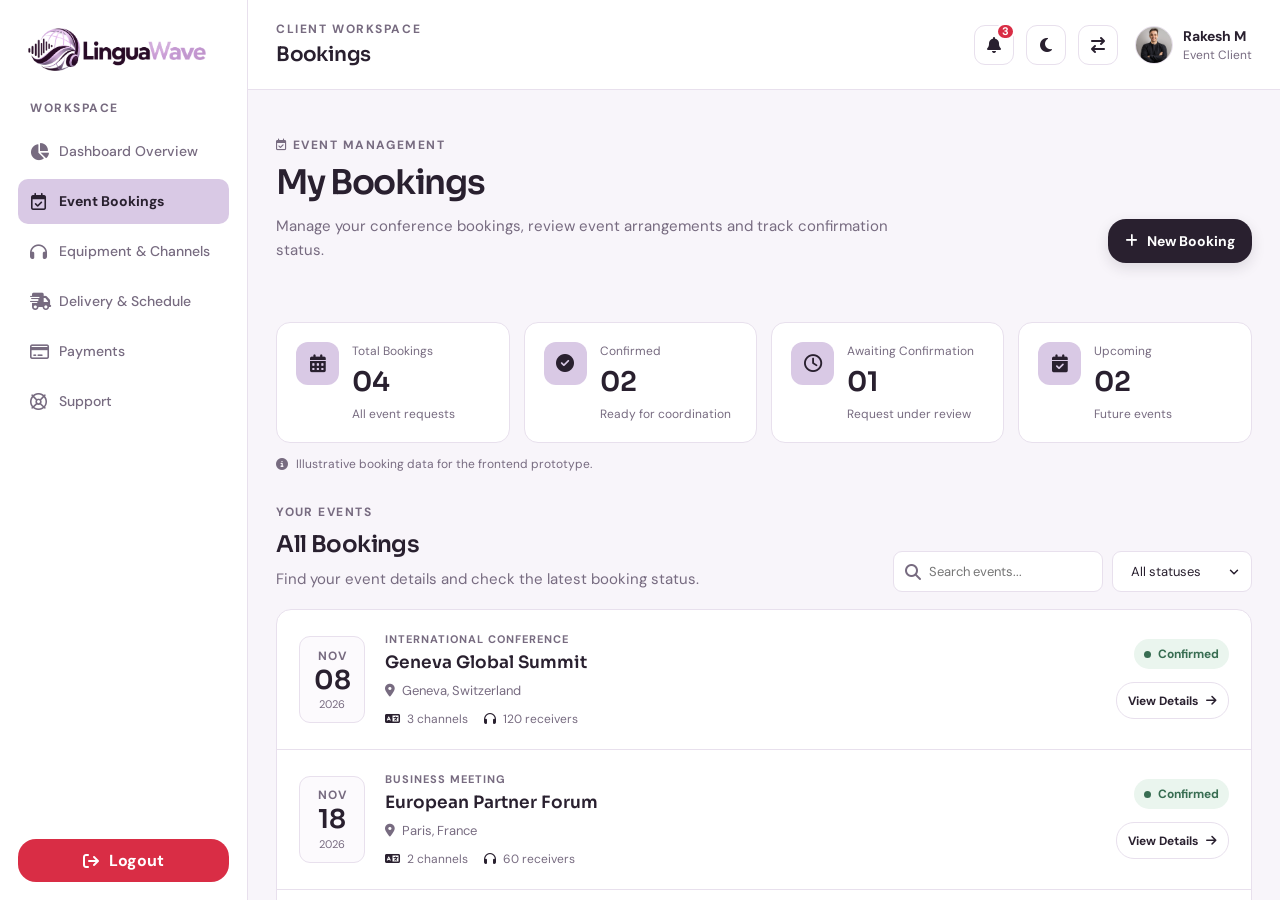
<file: d2.html>
<!doctype html>
<html lang="en" dir="ltr">

<head>
    <meta charset="utf-8">
    <meta name="viewport" content="width=device-width, initial-scale=1">
    <meta name="description"
        content="LinguaWave client workspace for managing interpretation equipment and event services.">
    <title>LinguaWave</title>
    <link rel="preconnect" href="https://fonts.googleapis.com">
    <link rel="preconnect" href="https://fonts.gstatic.com" crossorigin>
    <link rel="icon" type="image/png" href="images/favicon.png">
    <link
        href="https://fonts.googleapis.com/css2?family=DM+Sans:wght@400;500;600;700&family=Sora:wght@400;500;600;700&display=swap"
        rel="stylesheet">
    <link rel="stylesheet" href="https://cdnjs.cloudflare.com/ajax/libs/font-awesome/6.7.2/css/all.min.css">
    <link rel="stylesheet" href="css/dashboard.css">
    <script src="js/dashboard.js" defer></script>
</head>

<body>
    <div class="app-shell">
        <aside class="sidebar" id="sidebar" aria-label="Workspace sidebar">
            <a class="brand" href="index.html" aria-label="LinguaWave dashboard"><img src="images/logo.png"
                    alt="LinguaWave"></a>
            <button class="sidebar-close" id="sidebarClose" type="button" aria-label="Close navigation"><i
                    class="fa-solid fa-xmark" aria-hidden="true"></i></button>
            <div class="workspace-label">Workspace</div>
            <nav class="side-nav" aria-label="Dashboard navigation">
                <a class="nav-link" href="dashboard.html" data-page="Dashboard Overview"><i
                        class="fa-solid fa-pie-chart" aria-hidden="true"></i><span>Dashboard Overview</span></a>
                <a class="nav-link active" href="d2.html" data-page="Event Bookings"><i
                        class="fa-regular fa-calendar-check" aria-hidden="true"></i><span>Event Bookings</span></a>
                <a class="nav-link" href="d3.html" data-page="Equipment & Language Channels"><i
                        class="fa-solid fa-headphones" aria-hidden="true"></i><span>Equipment & Channels</span></a>
                <a class="nav-link" href="d4.html" data-page="Delivery & Setup Schedule"><i
                        class="fa-solid fa-truck-fast" aria-hidden="true"></i><span>Delivery &amp; Schedule</span></a>
                <a class="nav-link" href="d5.html" data-page="Payments & Invoices"><i class="fa-regular fa-credit-card"
                        aria-hidden="true"></i><span>Payments</span></a>
                <a class="nav-link" href="d6.html" data-page="Support & Service Requests"><i
                        class="fa-regular fa-life-ring" aria-hidden="true"></i><span>Support</span></a>
            </nav>
            <div class="sidebar-bottom">

                <button class="logout-button" type="button" data-logout><i class="fa-solid fa-arrow-right-from-bracket"
                        aria-hidden="true"></i><span>Logout</span></button>
            </div>
        </aside>
        <div class="sidebar-backdrop" id="sidebarBackdrop" aria-hidden="true"></div>
        <main class="main-area">
            <header class="topbar">
                <div class="topbar-left">
                    <button class="menu-toggle" id="menuToggle" type="button" aria-label="Open navigation"
                        aria-expanded="false" aria-controls="sidebar"><span></span><span></span><span></span></button>
                    <div class="page-heading"><span class="eyebrow">Client workspace</span>
                        <h1 id="pageTitle">Bookings</h1>
                    </div>
                </div>
                <div class="topbar-actions">
                    <div class="popover-wrap" id="notificationsWrap">
                        <button class="icon-button notification-button" id="notificationToggle" type="button"
                            aria-label="Notifications, 3 unread" aria-expanded="false"
                            aria-controls="notificationPanel"><i class="fa-solid fa-bell" aria-hidden="true"></i><span
                                class="notification-badge">3</span></button>
                        <section class="popover notification-panel" id="notificationPanel" aria-label="Notifications"
                            hidden>
                            <div class="popover-heading">
                                <div><strong>Notifications</strong><span>3 updates for your workspace</span></div><span
                                    class="live-label">DEMO</span>
                            </div>
                            <a class="notification-item" href="d2.html" data-page="Event Bookings"><span
                                    class="notice-icon lilac"><i class="fa-regular fa-calendar-check"
                                        aria-hidden="true"></i></span><span><strong>Upcoming event
                                        booking</strong><small>Your Geneva Summit is coming up in 5 days.</small><em>2
                                        hours ago</em></span></a>
                            <a class="notification-item" href="d4.html" data-page="Delivery & Setup Schedule"><span
                                    class="notice-icon plum"><i class="fa-solid fa-truck-fast"
                                        aria-hidden="true"></i></span><span><strong>Delivery &amp; setup
                                        scheduled</strong><small>Equipment arrival is confirmed for 14
                                        June.</small><em>Yesterday</em></span></a>
                            <a class="notification-item" href="d5.html" data-page="Payments & Invoices"><span
                                    class="notice-icon lilac"><i class="fa-regular fa-file-lines"
                                        aria-hidden="true"></i></span><span><strong>Invoice
                                        reminder</strong><small>Invoice LW-2048 is ready for your review.</small><em>2
                                        days ago</em></span></a>
                            <div class="demo-note">Sample notifications for this frontend prototype.</div>
                        </section>
                    </div>
                    <button class="icon-button" id="themeToggle" type="button" aria-label="Switch to dark mode"
                        title="Switch to dark mode"><i class="fa-solid fa-moon" aria-hidden="true"></i></button>
                    <button class="icon-button direction-button" id="directionToggle" type="button"
                        aria-label="Switch to right-to-left layout" title="Switch text direction"><i
                            class="fa-solid fa-arrow-right-arrow-left" aria-hidden="true"></i></button>
                    <div class="popover-wrap profile-wrap" id="profileWrap">
                        <button class="profile-button" id="profileToggle" type="button" aria-expanded="false"
                            aria-controls="profilePanel"><img class="avatar avatar-image" alt="Demo client avatar"
                                src="images/client-profile.jpg"><span class="profile-copy"><strong>Rakesh
                                    M</strong><small>Event Client</small></span></button>
                        <section class="popover profile-panel" id="profilePanel" aria-label="Client account menu"
                            hidden>
                            <div class="profile-menu-heading"><img class="avatar avatar-image" alt=""
                                    src="images/client-profile.jpg"><span><strong>Demo Client</strong><small>Event
                                        Client - Demo account</small></span></div>

                        </section>
                    </div>
                </div>
            </header>


            <div class="content-scroll booking-page">

                <!-- SECTION 1: Booking Summary -->
                <section class="booking-welcome">
                    <div>
                        <span class="booking-kicker">
                            <i class="fa-regular fa-calendar-check"></i>
                            EVENT MANAGEMENT
                        </span>
                        <h2>My Bookings</h2>
                        <p>Manage your conference bookings, review event arrangements and track confirmation status.</p>
                    </div>

                    <a href="booking-request.html" class="primary-button">
                        <i class="fa-solid fa-plus"></i>
                        New Booking
                    </a>
                </section>

                <section class="booking-section" id="bookingSummary">
                    <div class="booking-stats">

                        <article class="booking-stat">
                            <div class="booking-stat-icon">
                                <i class="fa-solid fa-calendar-days"></i>
                            </div>
                            <div>
                                <span>Total Bookings</span>
                                <strong>04</strong>
                                <small>All event requests</small>
                            </div>
                        </article>

                        <article class="booking-stat">
                            <div class="booking-stat-icon">
                                <i class="fa-solid fa-circle-check"></i>
                            </div>
                            <div>
                                <span>Confirmed</span>
                                <strong>02</strong>
                                <small>Ready for coordination</small>
                            </div>
                        </article>

                        <article class="booking-stat">
                            <div class="booking-stat-icon">
                                <i class="fa-regular fa-clock"></i>
                            </div>
                            <div>
                                <span>Awaiting Confirmation</span>
                                <strong>01</strong>
                                <small>Request under review</small>
                            </div>
                        </article>

                        <article class="booking-stat">
                            <div class="booking-stat-icon">
                                <i class="fa-solid fa-calendar-check"></i>
                            </div>
                            <div>
                                <span>Upcoming</span>
                                <strong>02</strong>
                                <small>Future events</small>
                            </div>
                        </article>

                    </div>

                    <p class="booking-demo-note">
                        <i class="fa-solid fa-circle-info"></i>
                        Illustrative booking data for the frontend prototype.
                    </p>
                </section>

                <!-- SECTION 2: My Bookings -->
                <section class="booking-section" id="myBookings">

                    <div class="booking-section-heading">
                        <div>
                            <span class="booking-kicker">YOUR EVENTS</span>
                            <h2>All Bookings</h2>
                            <p>Find your event details and check the latest booking status.</p>
                        </div>

                        <div class="booking-filters">
                            <label class="booking-search">
                                <i class="fa-solid fa-magnifying-glass"></i>
                                <input type="search" id="bookingSearch" placeholder="Search events..."
                                    aria-label="Search bookings">
                            </label>

                            <select id="bookingStatusFilter" aria-label="Filter by booking status">
                                <option value="all">All statuses</option>
                                <option value="confirmed">Confirmed</option>
                                <option value="pending">Pending</option>
                                <option value="review">Under review</option>
                            </select>
                        </div>
                    </div>

                    <div class="booking-list" id="bookingList">

                        <article class="booking-item"
                            data-search="geneva global summit geneva switzerland international conference"
                            data-status="confirmed">

                            <div class="booking-date">
                                <span>NOV</span>
                                <strong>08</strong>
                                <small>2026</small>
                            </div>

                            <div class="booking-main-info">
                                <span class="booking-type">INTERNATIONAL CONFERENCE</span>
                                <h3>Geneva Global Summit</h3>
                                <p><i class="fa-solid fa-location-dot"></i> Geneva, Switzerland</p>

                                <div class="booking-meta">
                                    <span><i class="fa-solid fa-language"></i> 3 channels</span>
                                    <span><i class="fa-solid fa-headphones"></i> 120 receivers</span>
                                </div>
                            </div>

                            <div class="booking-item-actions">
                                <span class="booking-status confirmed">
                                    <span></span> Confirmed
                                </span>
                                <button class="booking-detail-button" type="button" data-booking-details="geneva">
                                    View Details <i class="fa-solid fa-arrow-right"></i>
                                </button>
                            </div>
                        </article>

                        <article class="booking-item" data-search="european partner forum paris france business meeting"
                            data-status="confirmed">

                            <div class="booking-date">
                                <span>NOV</span>
                                <strong>18</strong>
                                <small>2026</small>
                            </div>

                            <div class="booking-main-info">
                                <span class="booking-type">BUSINESS MEETING</span>
                                <h3>European Partner Forum</h3>
                                <p><i class="fa-solid fa-location-dot"></i> Paris, France</p>

                                <div class="booking-meta">
                                    <span><i class="fa-solid fa-language"></i> 2 channels</span>
                                    <span><i class="fa-solid fa-headphones"></i> 60 receivers</span>
                                </div>
                            </div>

                            <div class="booking-item-actions">
                                <span class="booking-status confirmed">
                                    <span></span> Confirmed
                                </span>
                                <button class="booking-detail-button" type="button" data-booking-details="paris">
                                    View Details <i class="fa-solid fa-arrow-right"></i>
                                </button>
                            </div>
                        </article>

                        <article class="booking-item"
                            data-search="global technology symposium london united kingdom technology"
                            data-status="pending">

                            <div class="booking-date">
                                <span>DEC</span>
                                <strong>05</strong>
                                <small>2026</small>
                            </div>

                            <div class="booking-main-info">
                                <span class="booking-type">TECHNOLOGY SYMPOSIUM</span>
                                <h3>Global Technology Symposium</h3>
                                <p><i class="fa-solid fa-location-dot"></i> London, United Kingdom</p>

                                <div class="booking-meta">
                                    <span><i class="fa-solid fa-language"></i> 4 requested channels</span>
                                    <span><i class="fa-solid fa-headphones"></i> 200 requested receivers</span>
                                </div>
                            </div>

                            <div class="booking-item-actions">
                                <span class="booking-status pending">
                                    <span></span> Pending
                                </span>
                                <button class="booking-detail-button" type="button" data-booking-details="london">
                                    View Details <i class="fa-solid fa-arrow-right"></i>
                                </button>
                            </div>
                        </article>

                        <article class="booking-item" data-search="international leadership congress singapore"
                            data-status="review">

                            <div class="booking-date">
                                <span>JAN</span>
                                <strong>16</strong>
                                <small>2027</small>
                            </div>

                            <div class="booking-main-info">
                                <span class="booking-type">LEADERSHIP CONGRESS</span>
                                <h3>International Leadership Congress</h3>
                                <p><i class="fa-solid fa-location-dot"></i> Singapore</p>

                                <div class="booking-meta">
                                    <span><i class="fa-solid fa-language"></i> 3 requested channels</span>
                                    <span><i class="fa-solid fa-headphones"></i> 100 requested receivers</span>
                                </div>
                            </div>

                            <div class="booking-item-actions">
                                <span class="booking-status review">
                                    <span></span> Under Review
                                </span>
                                <button class="booking-detail-button" type="button" data-booking-details="singapore">
                                    View Details <i class="fa-solid fa-arrow-right"></i>
                                </button>
                            </div>
                        </article>

                        <div class="booking-empty" id="bookingEmpty" hidden>
                            <i class="fa-solid fa-calendar-xmark"></i>
                            <h3>No bookings found</h3>
                            <p>Try another search term or change the status filter.</p>
                        </div>

                    </div>
                </section>

                <!-- SECTION 3: Booking Actions -->
                <section class="booking-section" id="bookingActions">

                    <div class="booking-section-heading">
                        <div>
                            <span class="booking-kicker">QUICK ACTIONS</span>
                            <h2>Manage Your Events</h2>
                            <p>Take action when your event requirements change.</p>
                        </div>
                    </div>

                    <div class="booking-action-grid">

                        <a href="contact.html" class="booking-action-card">
                            <span class="booking-action-icon">
                                <i class="fa-solid fa-calendar-plus"></i>
                            </span>
                            <span class="booking-action-copy">
                                <strong>Request a Booking</strong>
                                <small>Arrange equipment for a new event.</small>
                            </span>
                            <i class="fa-solid fa-arrow-right booking-action-arrow"></i>
                        </a>

                        <a href="d3.html" class="booking-action-card">
                            <span class="booking-action-icon">
                                <i class="fa-solid fa-headset"></i>
                            </span>
                            <span class="booking-action-copy">
                                <strong>Update Requirements</strong>
                                <small>Review equipment and language channels.</small>
                            </span>
                            <i class="fa-solid fa-arrow-right booking-action-arrow"></i>
                        </a>

                        <a href="d6.html" class="booking-action-card">
                            <span class="booking-action-icon">
                                <i class="fa-regular fa-message"></i>
                            </span>
                            <span class="booking-action-copy">
                                <strong>Request a Change</strong>
                                <small>Support to modify or cancel a booking.</small>
                            </span>
                            <i class="fa-solid fa-arrow-right booking-action-arrow"></i>
                        </a>

                    </div>
                </section>

            </div>

            <!-- Booking Details Modal -->
            <div class="booking-modal" id="bookingDetailsModal" hidden>
                <section class="booking-modal-card" role="dialog" aria-modal="true" aria-labelledby="bookingModalTitle"
                    aria-describedby="bookingModalDescription" tabindex="-1">

                    <button class="booking-modal-close" id="bookingModalClose" type="button"
                        aria-label="Close booking details">
                        <i class="fa-solid fa-xmark"></i>
                    </button>

                    <span class="booking-modal-icon">
                        <i class="fa-regular fa-calendar-check"></i>
                    </span>

                    <span class="booking-kicker">BOOKING INFORMATION</span>
                    <h2 id="bookingModalTitle">Event Details</h2>
                    <p id="bookingModalDescription">Review your event arrangements.</p>

                    <div class="booking-modal-details" id="bookingModalDetails"></div>

                    <a href="d6.html" class="primary-button">
                        <i class="fa-regular fa-message"></i>
                        Contact Support
                    </a>
                </section>
            </div>


        </main>
    </div>
    <div class="modal-backdrop" id="logoutModal" hidden>
        <section class="confirm-dialog" role="dialog" aria-modal="true" aria-labelledby="logoutTitle"
            aria-describedby="logoutDescription" tabindex="-1">
            <span class="logout-icon-wrap"><i class="fa-solid fa-arrow-right-from-bracket"
                    aria-hidden="true"></i></span>
            <h2 id="logoutTitle">Confirm Logout</h2>
            <p id="logoutDescription">Are you sure you want to log out of your LinguaWave account?</p>
            <div class="dialog-actions"><button class="secondary-button" id="stayButton" type="button">No,
                    Stay</button><button class="confirm-logout-button" id="confirmLogoutButton" type="button"><i
                        class="fa-solid fa-arrow-right-from-bracket" aria-hidden="true"></i> Yes, Logout</button></div>
        </section>
    </div>
</body>

</html>
</file>
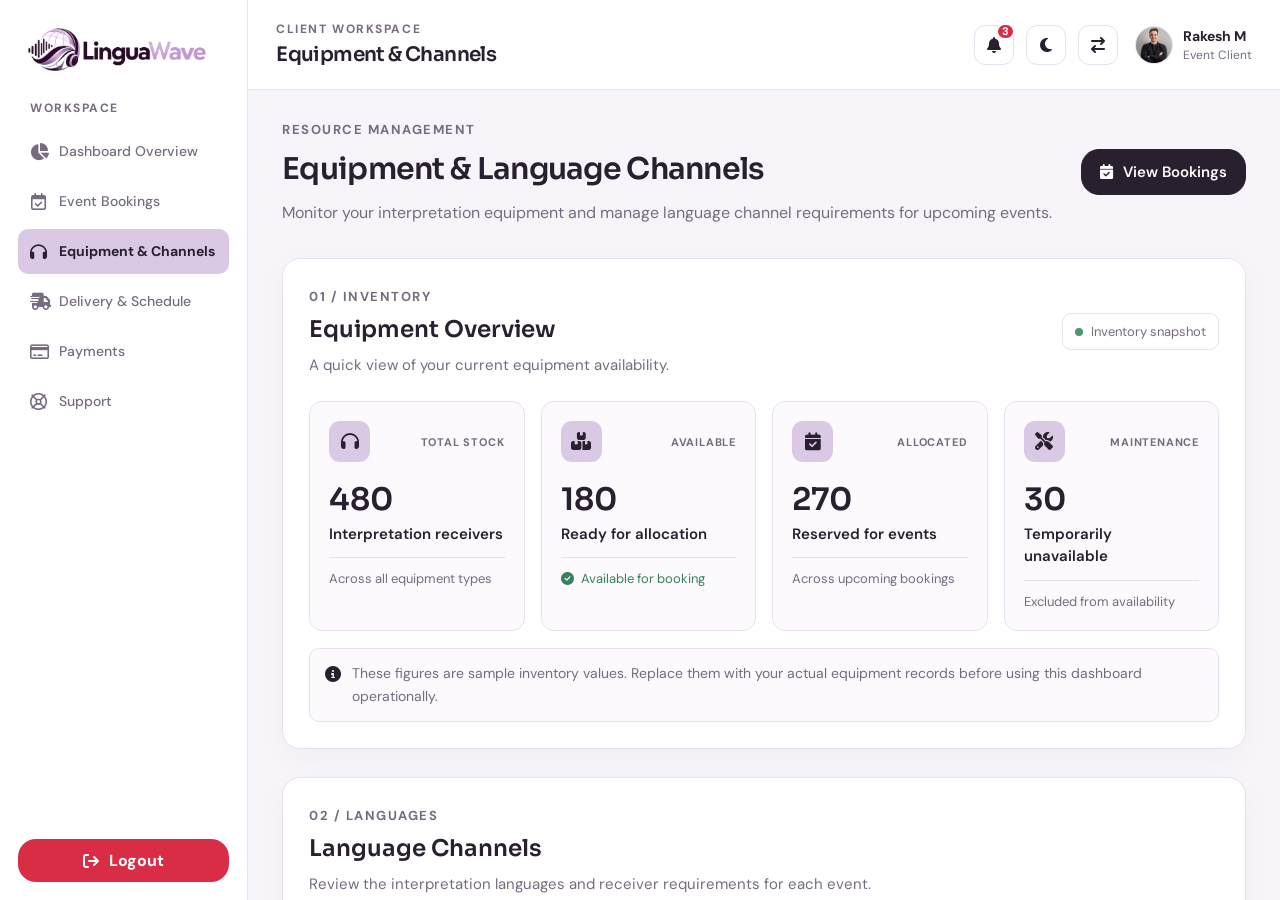
<file: d3.html>
<!doctype html>
<html lang="en" dir="ltr">

<head>
    <meta charset="utf-8">
    <meta name="viewport" content="width=device-width, initial-scale=1">
    <meta name="description"
        content="LinguaWave client workspace for managing interpretation equipment and event services.">
    <title>LinguaWave</title>
    <link rel="preconnect" href="https://fonts.googleapis.com">
    <link rel="preconnect" href="https://fonts.gstatic.com" crossorigin>
    <link rel="icon" type="image/png" href="images/favicon.png">
    <link
        href="https://fonts.googleapis.com/css2?family=DM+Sans:wght@400;500;600;700&family=Sora:wght@400;500;600;700&display=swap"
        rel="stylesheet">
    <link rel="stylesheet" href="https://cdnjs.cloudflare.com/ajax/libs/font-awesome/6.7.2/css/all.min.css">
    <link rel="stylesheet" href="css/dashboard.css">
    <script src="js/dashboard.js" defer></script>
</head>

<body>
    <div class="app-shell">
        <aside class="sidebar" id="sidebar" aria-label="Workspace sidebar">
            <a class="brand" href="index.html" aria-label="LinguaWave dashboard"><img src="images/logo.png"
                    alt="LinguaWave"></a>
            <button class="sidebar-close" id="sidebarClose" type="button" aria-label="Close navigation"><i
                    class="fa-solid fa-xmark" aria-hidden="true"></i></button>
            <div class="workspace-label">Workspace</div>
            <nav class="side-nav" aria-label="Dashboard navigation">
                <a class="nav-link" href="dashboard.html" data-page="Dashboard Overview"><i
                        class="fa-solid fa-pie-chart" aria-hidden="true"></i><span>Dashboard Overview</span></a>
                <a class="nav-link" href="d2.html" data-page="Event Bookings"><i class="fa-regular fa-calendar-check"
                        aria-hidden="true"></i><span>Event Bookings</span></a>
                <a class="nav-link active" href="d3.html" data-page="Equipment & Language Channels"><i
                        class="fa-solid fa-headphones" aria-hidden="true"></i><span>Equipment & Channels</span></a>
                <a class="nav-link" href="d4.html" data-page="Delivery & Setup Schedule"><i
                        class="fa-solid fa-truck-fast" aria-hidden="true"></i><span>Delivery &amp; Schedule</span></a>
                <a class="nav-link" href="d5.html" data-page="Payments & Invoices"><i class="fa-regular fa-credit-card"
                        aria-hidden="true"></i><span>Payments</span></a>
                <a class="nav-link" href="d6.html" data-page="Support & Service Requests"><i
                        class="fa-regular fa-life-ring" aria-hidden="true"></i><span>Support</span></a>
            </nav>
            <div class="sidebar-bottom">

                <button class="logout-button" type="button" data-logout><i class="fa-solid fa-arrow-right-from-bracket"
                        aria-hidden="true"></i><span>Logout</span></button>
            </div>
        </aside>
        <div class="sidebar-backdrop" id="sidebarBackdrop" aria-hidden="true"></div>
        <main class="main-area">
            <header class="topbar">
                <div class="topbar-left">
                    <button class="menu-toggle" id="menuToggle" type="button" aria-label="Open navigation"
                        aria-expanded="false" aria-controls="sidebar"><span></span><span></span><span></span></button>
                    <div class="page-heading"><span class="eyebrow">Client workspace</span>
                        <h1 id="pageTitle">Equipment & Channels</h1>
                    </div>
                </div>
                <div class="topbar-actions">
                    <div class="popover-wrap" id="notificationsWrap">
                        <button class="icon-button notification-button" id="notificationToggle" type="button"
                            aria-label="Notifications, 3 unread" aria-expanded="false"
                            aria-controls="notificationPanel"><i class="fa-solid fa-bell" aria-hidden="true"></i><span
                                class="notification-badge">3</span></button>
                        <section class="popover notification-panel" id="notificationPanel" aria-label="Notifications"
                            hidden>
                            <div class="popover-heading">
                                <div><strong>Notifications</strong><span>3 updates for your workspace</span></div><span
                                    class="live-label">DEMO</span>
                            </div>
                            <a class="notification-item" href="d2.html" data-page="Event Bookings"><span
                                    class="notice-icon lilac"><i class="fa-regular fa-calendar-check"
                                        aria-hidden="true"></i></span><span><strong>Upcoming event
                                        booking</strong><small>Your Geneva Summit is coming up in 5 days.</small><em>2
                                        hours ago</em></span></a>
                            <a class="notification-item" href="d4.html" data-page="Delivery & Setup Schedule"><span
                                    class="notice-icon plum"><i class="fa-solid fa-truck-fast"
                                        aria-hidden="true"></i></span><span><strong>Delivery &amp; setup
                                        scheduled</strong><small>Equipment arrival is confirmed for 14
                                        June.</small><em>Yesterday</em></span></a>
                            <a class="notification-item" href="d5.html" data-page="Payments & Invoices"><span
                                    class="notice-icon lilac"><i class="fa-regular fa-file-lines"
                                        aria-hidden="true"></i></span><span><strong>Invoice
                                        reminder</strong><small>Invoice LW-2048 is ready for your review.</small><em>2
                                        days ago</em></span></a>
                            <div class="demo-note">Sample notifications for this frontend prototype.</div>
                        </section>
                    </div>
                    <button class="icon-button" id="themeToggle" type="button" aria-label="Switch to dark mode"
                        title="Switch to dark mode"><i class="fa-solid fa-moon" aria-hidden="true"></i></button>
                    <button class="icon-button direction-button" id="directionToggle" type="button"
                        aria-label="Switch to right-to-left layout" title="Switch text direction"><i
                            class="fa-solid fa-arrow-right-arrow-left" aria-hidden="true"></i></button>
                    <div class="popover-wrap profile-wrap" id="profileWrap">
                        <button class="profile-button" id="profileToggle" type="button" aria-expanded="false"
                            aria-controls="profilePanel"><img class="avatar avatar-image" alt="Demo client avatar"
                                src="images/client-profile.jpg"><span class="profile-copy"><strong>Rakesh
                                    M</strong><small>Event Client</small></span></button>
                        <section class="popover profile-panel" id="profilePanel" aria-label="Client account menu"
                            hidden>
                            <div class="profile-menu-heading"><img class="avatar avatar-image" alt=""
                                    src="images/client-profile.jpg"><span><strong>Demo Client</strong><small>Event
                                        Client - Demo account</small></span></div>

                        </section>
                    </div>
                </div>
            </header>


            <div class="content-scroll equipment-page" id="contentScroll">

                <!-- SECTION 1: EQUIPMENT OVERVIEW -->
                <section class="equipment-welcome">
                    <div>
                        <span class="equipment-eyebrow">RESOURCE MANAGEMENT</span>
                        <h1>Equipment & Language Channels</h1>
                        <p>Monitor your interpretation equipment and manage language channel requirements for upcoming
                            events.</p>
                    </div>
                    <a href="d2.html" class="equipment-primary-btn">
                        <i class="fa-solid fa-calendar-check"></i>
                        View Bookings
                    </a>
                </section>

                <section class="equipment-section">
                    <div class="equipment-section-heading">
                        <div>
                            <span class="equipment-step">01 / INVENTORY</span>
                            <h2>Equipment Overview</h2>
                            <p>A quick view of your current equipment availability.</p>
                        </div>
                        <span class="equipment-live-label">
                            <span class="equipment-live-dot"></span>
                            Inventory snapshot
                        </span>
                    </div>

                    <div class="equipment-stats">
                        <article class="equipment-stat-card">
                            <div class="equipment-stat-top">
                                <span class="equipment-stat-icon">
                                    <i class="fa-solid fa-headphones"></i>
                                </span>
                                <span class="equipment-stat-caption">TOTAL STOCK</span>
                            </div>
                            <h3>480</h3>
                            <p>Interpretation receivers</p>
                            <div class="equipment-stat-foot">Across all equipment types</div>
                        </article>

                        <article class="equipment-stat-card">
                            <div class="equipment-stat-top">
                                <span class="equipment-stat-icon">
                                    <i class="fa-solid fa-boxes-stacked"></i>
                                </span>
                                <span class="equipment-stat-caption">AVAILABLE</span>
                            </div>
                            <h3>180</h3>
                            <p>Ready for allocation</p>
                            <div class="equipment-stat-foot equipment-positive">
                                <i class="fa-solid fa-circle-check"></i> Available for booking
                            </div>
                        </article>

                        <article class="equipment-stat-card">
                            <div class="equipment-stat-top">
                                <span class="equipment-stat-icon">
                                    <i class="fa-solid fa-calendar-check"></i>
                                </span>
                                <span class="equipment-stat-caption">ALLOCATED</span>
                            </div>
                            <h3>270</h3>
                            <p>Reserved for events</p>
                            <div class="equipment-stat-foot">Across upcoming bookings</div>
                        </article>

                        <article class="equipment-stat-card">
                            <div class="equipment-stat-top">
                                <span class="equipment-stat-icon">
                                    <i class="fa-solid fa-screwdriver-wrench"></i>
                                </span>
                                <span class="equipment-stat-caption">MAINTENANCE</span>
                            </div>
                            <h3>30</h3>
                            <p>Temporarily unavailable</p>
                            <div class="equipment-stat-foot">Excluded from availability</div>
                        </article>
                    </div>

                    <div class="equipment-note">
                        <i class="fa-solid fa-circle-info"></i>
                        <p>These figures are sample inventory values. Replace them with your actual equipment records
                            before using this dashboard operationally.</p>
                    </div>
                </section>

                <!-- SECTION 2: LANGUAGE CHANNELS -->
                <section class="equipment-section">
                    <div class="equipment-section-heading">
                        <div>
                            <span class="equipment-step">02 / LANGUAGES</span>
                            <h2>Language Channels</h2>
                            <p>Review the interpretation languages and receiver requirements for each event.</p>
                        </div>
                    </div>

                    <div class="channel-toolbar">
                        <div class="channel-search">
                            <i class="fa-solid fa-magnifying-glass"></i>
                            <input type="search" id="channelSearch" placeholder="Search event or language..."
                                aria-label="Search events or languages">
                        </div>

                        <select id="channelStatusFilter" aria-label="Filter by channel status">
                            <option value="all">All statuses</option>
                            <option value="confirmed">Confirmed</option>
                            <option value="pending">Pending review</option>
                        </select>
                    </div>

                    <div class="channel-list" id="channelList">

                        <article class="channel-card" data-search="geneva global summit english french german"
                            data-status="confirmed">
                            <div class="channel-card-top">
                                <div class="channel-event-icon">
                                    <i class="fa-solid fa-earth-europe"></i>
                                </div>
                                <div class="channel-event-info">
                                    <h3>Geneva Global Summit</h3>
                                    <p><i class="fa-regular fa-calendar"></i> 8 Nov 2026 <span>•</span> Geneva</p>
                                </div>
                                <span class="channel-status confirmed">Confirmed</span>
                            </div>

                            <div class="channel-card-details">
                                <div>
                                    <span class="channel-detail-label">LANGUAGE CHANNELS</span>
                                    <div class="channel-language-tags">
                                        <span>EN <b>English</b></span>
                                        <span>FR <b>French</b></span>
                                        <span>DE <b>German</b></span>
                                    </div>
                                </div>
                                <div class="channel-receiver-count">
                                    <span class="channel-detail-label">RECEIVERS</span>
                                    <strong>120</strong>
                                    <small>Requested units</small>
                                </div>
                            </div>

                            <div class="channel-card-footer">
                                <span><i class="fa-solid fa-circle-check"></i> Requirements confirmed</span>
                                <button type="button" class="channel-edit-btn" data-event="Geneva Global Summit"
                                    data-languages="English, French, German" data-receivers="120"
                                    data-status="Confirmed">
                                    View details <i class="fa-solid fa-arrow-up-right-from-square"></i>
                                </button>
                            </div>
                        </article>

                        <article class="channel-card" data-search="european partner forum english french"
                            data-status="confirmed">
                            <div class="channel-card-top">
                                <div class="channel-event-icon">
                                    <i class="fa-solid fa-handshake"></i>
                                </div>
                                <div class="channel-event-info">
                                    <h3>European Partner Forum</h3>
                                    <p><i class="fa-regular fa-calendar"></i> 18 Nov 2026 <span>•</span> Paris</p>
                                </div>
                                <span class="channel-status confirmed">Confirmed</span>
                            </div>

                            <div class="channel-card-details">
                                <div>
                                    <span class="channel-detail-label">LANGUAGE CHANNELS</span>
                                    <div class="channel-language-tags">
                                        <span>EN <b>English</b></span>
                                        <span>FR <b>French</b></span>
                                    </div>
                                </div>
                                <div class="channel-receiver-count">
                                    <span class="channel-detail-label">RECEIVERS</span>
                                    <strong>60</strong>
                                    <small>Requested units</small>
                                </div>
                            </div>

                            <div class="channel-card-footer">
                                <span><i class="fa-solid fa-circle-check"></i> Requirements confirmed</span>
                                <button type="button" class="channel-edit-btn" data-event="European Partner Forum"
                                    data-languages="English, French" data-receivers="60" data-status="Confirmed">
                                    View details <i class="fa-solid fa-arrow-up-right-from-square"></i>
                                </button>
                            </div>
                        </article>

                        <article class="channel-card"
                            data-search="global technology symposium english french german spanish"
                            data-status="pending">
                            <div class="channel-card-top">
                                <div class="channel-event-icon">
                                    <i class="fa-solid fa-microchip"></i>
                                </div>
                                <div class="channel-event-info">
                                    <h3>Global Technology Symposium</h3>
                                    <p><i class="fa-regular fa-calendar"></i> 5 Dec 2026 <span>•</span> London</p>
                                </div>
                                <span class="channel-status pending">Pending review</span>
                            </div>

                            <div class="channel-card-details">
                                <div>
                                    <span class="channel-detail-label">REQUESTED CHANNELS</span>
                                    <div class="channel-language-tags">
                                        <span>EN <b>English</b></span>
                                        <span>FR <b>French</b></span>
                                        <span>DE <b>German</b></span>
                                        <span>ES <b>Spanish</b></span>
                                    </div>
                                </div>
                                <div class="channel-receiver-count">
                                    <span class="channel-detail-label">RECEIVERS</span>
                                    <strong>200</strong>
                                    <small>Requested units</small>
                                </div>
                            </div>

                            <div class="channel-card-footer">
                                <span><i class="fa-solid fa-clock"></i> Awaiting confirmation</span>
                                <button type="button" class="channel-edit-btn" data-event="Global Technology Symposium"
                                    data-languages="English, French, German, Spanish" data-receivers="200"
                                    data-status="Pending review">
                                    View details <i class="fa-solid fa-arrow-up-right-from-square"></i>
                                </button>
                            </div>
                        </article>

                    </div>

                    <div class="channel-empty" id="channelEmpty" hidden>
                        <i class="fa-solid fa-magnifying-glass"></i>
                        <h3>No matching channels</h3>
                        <p>Try another event name, language, or status.</p>
                    </div>
                </section>

                <!-- SECTION 3: EQUIPMENT ALLOCATION -->
                <section class="equipment-section">
                    <div class="equipment-section-heading">
                        <div>
                            <span class="equipment-step">03 / ALLOCATION</span>
                            <h2>Equipment Allocation</h2>
                            <p>Check the equipment requested for your upcoming events.</p>
                        </div>
                        <a href="d6.html" class="equipment-outline-btn">
                            <i class="fa-regular fa-message"></i>
                            Contact Support
                        </a>
                    </div>

                    <div class="allocation-table-wrap">
                        <table class="allocation-table">
                            <thead>
                                <tr>
                                    <th>Event</th>
                                    <th>Equipment</th>
                                    <th>Quantity</th>
                                    <th>Allocation status</th>
                                    <th>Action</th>
                                </tr>
                            </thead>
                            <tbody>
                                <tr>
                                    <td>
                                        <strong>Geneva Global Summit</strong>
                                        <span>8 Nov 2026</span>
                                    </td>
                                    <td>
                                        <div class="allocation-equipment">
                                            <i class="fa-solid fa-headphones"></i>
                                            <span>Interpretation receivers</span>
                                        </div>
                                    </td>
                                    <td><strong>120 units</strong></td>
                                    <td><span class="allocation-status ready">Allocated</span></td>
                                    <td><button class="allocation-action" type="button"
                                            data-event="Geneva Global Summit" data-equipment="Interpretation receivers"
                                            data-quantity="120" data-status="Allocated">Details</button></td>
                                </tr>

                                <tr>
                                    <td>
                                        <strong>European Partner Forum</strong>
                                        <span>18 Nov 2026</span>
                                    </td>
                                    <td>
                                        <div class="allocation-equipment">
                                            <i class="fa-solid fa-headphones"></i>
                                            <span>Interpretation receivers</span>
                                        </div>
                                    </td>
                                    <td><strong>60 units</strong></td>
                                    <td><span class="allocation-status ready">Allocated</span></td>
                                    <td><button class="allocation-action" type="button"
                                            data-event="European Partner Forum"
                                            data-equipment="Interpretation receivers" data-quantity="60"
                                            data-status="Allocated">Details</button></td>
                                </tr>

                                <tr>
                                    <td>
                                        <strong>Global Technology Symposium</strong>
                                        <span>5 Dec 2026</span>
                                    </td>
                                    <td>
                                        <div class="allocation-equipment">
                                            <i class="fa-solid fa-headphones"></i>
                                            <span>Interpretation receivers</span>
                                        </div>
                                    </td>
                                    <td><strong>200 units</strong></td>
                                    <td><span class="allocation-status review">Under review</span></td>
                                    <td><button class="allocation-action" type="button"
                                            data-event="Global Technology Symposium"
                                            data-equipment="Interpretation receivers" data-quantity="200"
                                            data-status="Under review">Details</button></td>
                                </tr>
                            </tbody>
                        </table>
                    </div>

                    <div class="allocation-help">
                        <div class="allocation-help-icon">
                            <i class="fa-solid fa-box-open"></i>
                        </div>
                        <div>
                            <h3>Need additional equipment?</h3>
                            <p>Contact the support team if your event needs more receivers or additional interpretation
                                equipment.</p>
                        </div>
                        <a href="d6.html">Request assistance <i class="fa-solid fa-arrow-right"></i></a>
                    </div>
                </section>

            </div>
        </main>

        <!-- EQUIPMENT DETAILS MODAL -->
        <div class="equipment-modal" id="equipmentDetailsModal" aria-hidden="true">
            <div class="equipment-modal-backdrop" data-equipment-close></div>
            <div class="equipment-modal-panel" role="dialog" aria-modal="true" aria-labelledby="equipmentModalTitle">
                <button type="button" class="equipment-modal-close" data-equipment-close aria-label="Close details">
                    <i class="fa-solid fa-xmark"></i>
                </button>
                <span class="equipment-modal-icon">
                    <i class="fa-solid fa-headphones-simple"></i>
                </span>
                <span class="equipment-step">EQUIPMENT DETAILS</span>
                <h2 id="equipmentModalTitle">Event details</h2>
                <p class="equipment-modal-description">Review the current equipment information for this event.</p>

                <div class="equipment-modal-data">
                    <div><span>Event</span><strong id="equipmentModalEvent">—</strong></div>
                    <div><span>Languages</span><strong id="equipmentModalLanguages">—</strong></div>
                    <div><span>Equipment</span><strong id="equipmentModalType">—</strong></div>
                    <div><span>Quantity</span><strong id="equipmentModalQuantity">—</strong></div>
                    <div><span>Status</span><strong id="equipmentModalStatus">—</strong></div>
                </div>

                <a href="d6.html" class="equipment-primary-btn equipment-modal-support">
                    <i class="fa-regular fa-message"></i>
                    Contact Support
                </a>
            </div>
        </div>


        </main>
    </div>
    <div class="modal-backdrop" id="logoutModal" hidden>
        <section class="confirm-dialog" role="dialog" aria-modal="true" aria-labelledby="logoutTitle"
            aria-describedby="logoutDescription" tabindex="-1">
            <span class="logout-icon-wrap"><i class="fa-solid fa-arrow-right-from-bracket"
                    aria-hidden="true"></i></span>
            <h2 id="logoutTitle">Confirm Logout</h2>
            <p id="logoutDescription">Are you sure you want to log out of your LinguaWave account?</p>
            <div class="dialog-actions"><button class="secondary-button" id="stayButton" type="button">No,
                    Stay</button><button class="confirm-logout-button" id="confirmLogoutButton" type="button"><i
                        class="fa-solid fa-arrow-right-from-bracket" aria-hidden="true"></i> Yes, Logout</button></div>
        </section>
    </div>
</body>

</html>
</file>
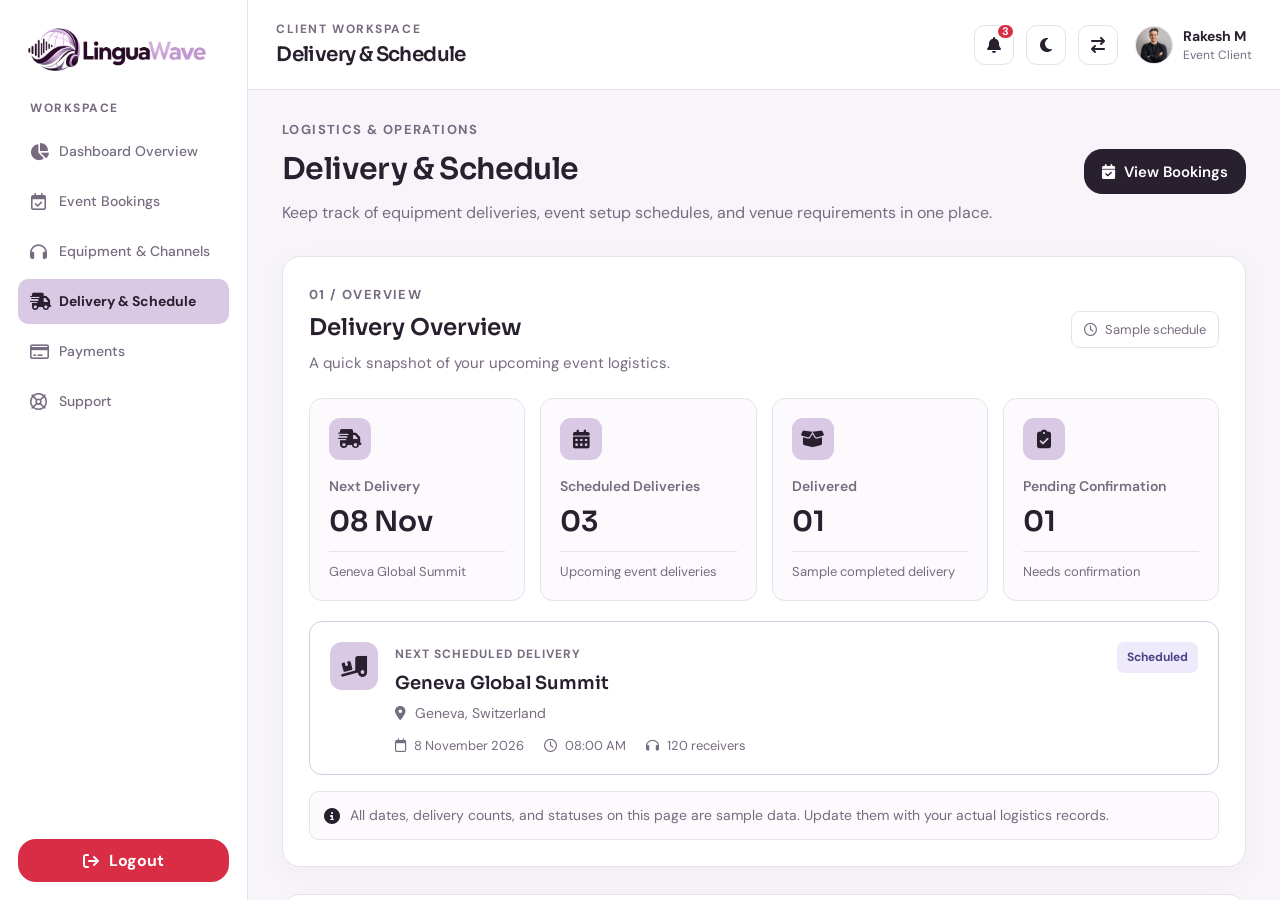
<file: d4.html>
<!doctype html>
<html lang="en" dir="ltr">

<head>
    <meta charset="utf-8">
    <meta name="viewport" content="width=device-width, initial-scale=1">
    <meta name="description"
        content="LinguaWave client workspace for managing interpretation equipment and event services.">
    <title>LinguaWave</title>
    <link rel="preconnect" href="https://fonts.googleapis.com">
    <link rel="preconnect" href="https://fonts.gstatic.com" crossorigin>
    <link rel="icon" type="image/png" href="images/favicon.png">
    <link
        href="https://fonts.googleapis.com/css2?family=DM+Sans:wght@400;500;600;700&family=Sora:wght@400;500;600;700&display=swap"
        rel="stylesheet">
    <link rel="stylesheet" href="https://cdnjs.cloudflare.com/ajax/libs/font-awesome/6.7.2/css/all.min.css">
    <link rel="stylesheet" href="css/dashboard.css">
    <script src="js/dashboard.js" defer></script>
</head>

<body>
    <div class="app-shell">
        <aside class="sidebar" id="sidebar" aria-label="Workspace sidebar">
            <a class="brand" href="index.html" aria-label="LinguaWave dashboard"><img src="images/logo.png"
                    alt="LinguaWave"></a>
            <button class="sidebar-close" id="sidebarClose" type="button" aria-label="Close navigation"><i
                    class="fa-solid fa-xmark" aria-hidden="true"></i></button>
            <div class="workspace-label">Workspace</div>
            <nav class="side-nav" aria-label="Dashboard navigation">
                <a class="nav-link" href="dashboard.html" data-page="Dashboard Overview"><i
                        class="fa-solid fa-pie-chart" aria-hidden="true"></i><span>Dashboard Overview</span></a>
                <a class="nav-link" href="d2.html" data-page="Event Bookings"><i class="fa-regular fa-calendar-check"
                        aria-hidden="true"></i><span>Event Bookings</span></a>
                <a class="nav-link" href="d3.html" data-page="Equipment & Language Channels"><i
                        class="fa-solid fa-headphones" aria-hidden="true"></i><span>Equipment & Channels</span></a>
                <a class="nav-link active" href="d4.html" data-page="Delivery & Setup Schedule"><i
                        class="fa-solid fa-truck-fast" aria-hidden="true"></i><span>Delivery &amp; Schedule</span></a>
                <a class="nav-link" href="d5.html" data-page="Payments & Invoices"><i class="fa-regular fa-credit-card"
                        aria-hidden="true"></i><span>Payments</span></a>
                <a class="nav-link" href="d6.html" data-page="Support & Service Requests"><i
                        class="fa-regular fa-life-ring" aria-hidden="true"></i><span>Support</span></a>
            </nav>
            <div class="sidebar-bottom">

                <button class="logout-button" type="button" data-logout><i class="fa-solid fa-arrow-right-from-bracket"
                        aria-hidden="true"></i><span>Logout</span></button>
            </div>
        </aside>
        <div class="sidebar-backdrop" id="sidebarBackdrop" aria-hidden="true"></div>
        <main class="main-area">
            <header class="topbar">
                <div class="topbar-left">
                    <button class="menu-toggle" id="menuToggle" type="button" aria-label="Open navigation"
                        aria-expanded="false" aria-controls="sidebar"><span></span><span></span><span></span></button>
                    <div class="page-heading"><span class="eyebrow">Client workspace</span>
                        <h1 id="pageTitle">Delivery &amp; Schedule</h1>
                    </div>
                </div>
                <div class="topbar-actions">
                    <div class="popover-wrap" id="notificationsWrap">
                        <button class="icon-button notification-button" id="notificationToggle" type="button"
                            aria-label="Notifications, 3 unread" aria-expanded="false"
                            aria-controls="notificationPanel"><i class="fa-solid fa-bell" aria-hidden="true"></i><span
                                class="notification-badge">3</span></button>
                        <section class="popover notification-panel" id="notificationPanel" aria-label="Notifications"
                            hidden>
                            <div class="popover-heading">
                                <div><strong>Notifications</strong><span>3 updates for your workspace</span></div><span
                                    class="live-label">DEMO</span>
                            </div>
                            <a class="notification-item" href="d2.html" data-page="Event Bookings"><span
                                    class="notice-icon lilac"><i class="fa-regular fa-calendar-check"
                                        aria-hidden="true"></i></span><span><strong>Upcoming event
                                        booking</strong><small>Your Geneva Summit is coming up in 5 days.</small><em>2
                                        hours ago</em></span></a>
                            <a class="notification-item" href="d4.html" data-page="Delivery & Setup Schedule"><span
                                    class="notice-icon plum"><i class="fa-solid fa-truck-fast"
                                        aria-hidden="true"></i></span><span><strong>Delivery &amp; setup
                                        scheduled</strong><small>Equipment arrival is confirmed for 14
                                        June.</small><em>Yesterday</em></span></a>
                            <a class="notification-item" href="d5.html" data-page="Payments & Invoices"><span
                                    class="notice-icon lilac"><i class="fa-regular fa-file-lines"
                                        aria-hidden="true"></i></span><span><strong>Invoice
                                        reminder</strong><small>Invoice LW-2048 is ready for your review.</small><em>2
                                        days ago</em></span></a>
                            <div class="demo-note">Sample notifications for this frontend prototype.</div>
                        </section>
                    </div>
                    <button class="icon-button" id="themeToggle" type="button" aria-label="Switch to dark mode"
                        title="Switch to dark mode"><i class="fa-solid fa-moon" aria-hidden="true"></i></button>
                    <button class="icon-button direction-button" id="directionToggle" type="button"
                        aria-label="Switch to right-to-left layout" title="Switch text direction"><i
                            class="fa-solid fa-arrow-right-arrow-left" aria-hidden="true"></i></button>
                    <div class="popover-wrap profile-wrap" id="profileWrap">
                        <button class="profile-button" id="profileToggle" type="button" aria-expanded="false"
                            aria-controls="profilePanel"><img class="avatar avatar-image" alt="Demo client avatar"
                                src="images/client-profile.jpg"><span class="profile-copy"><strong>Rakesh
                                    M</strong><small>Event Client</small></span></button>
                        <section class="popover profile-panel" id="profilePanel" aria-label="Client account menu"
                            hidden>
                            <div class="profile-menu-heading"><img class="avatar avatar-image" alt=""
                                    src="images/client-profile.jpg"><span><strong>Demo Client</strong><small>Event
                                        Client - Demo account</small></span></div>

                        </section>
                    </div>
                </div>
            </header>


            <div class="content-scroll delivery-page" id="contentScroll">

                <!-- SECTION 1: DELIVERY OVERVIEW -->
                <section class="delivery-welcome">
                    <div>
                        <span class="delivery-eyebrow">LOGISTICS & OPERATIONS</span>
                        <h1>Delivery & Schedule</h1>
                        <p>Keep track of equipment deliveries, event setup schedules, and venue requirements in one
                            place.</p>
                    </div>
                    <a href="d2.html" class="delivery-primary-btn">
                        <i class="fa-solid fa-calendar-check"></i>
                        View Bookings
                    </a>
                </section>

                <section class="delivery-section">
                    <div class="delivery-section-heading">
                        <div>
                            <span class="delivery-step">01 / OVERVIEW</span>
                            <h2>Delivery Overview</h2>
                            <p>A quick snapshot of your upcoming event logistics.</p>
                        </div>
                        <span class="delivery-demo-label">
                            <i class="fa-regular fa-clock"></i>
                            Sample schedule
                        </span>
                    </div>

                    <div class="delivery-stats">
                        <article class="delivery-stat-card">
                            <span class="delivery-stat-icon">
                                <i class="fa-solid fa-truck-fast"></i>
                            </span>
                            <p>Next Delivery</p>
                            <h3>08 Nov</h3>
                            <span class="delivery-stat-foot">Geneva Global Summit</span>
                        </article>

                        <article class="delivery-stat-card">
                            <span class="delivery-stat-icon">
                                <i class="fa-solid fa-calendar-days"></i>
                            </span>
                            <p>Scheduled Deliveries</p>
                            <h3>03</h3>
                            <span class="delivery-stat-foot">Upcoming event deliveries</span>
                        </article>

                        <article class="delivery-stat-card">
                            <span class="delivery-stat-icon">
                                <i class="fa-solid fa-box-open"></i>
                            </span>
                            <p>Delivered</p>
                            <h3>01</h3>
                            <span class="delivery-stat-foot">Sample completed delivery</span>
                        </article>

                        <article class="delivery-stat-card">
                            <span class="delivery-stat-icon">
                                <i class="fa-solid fa-clipboard-check"></i>
                            </span>
                            <p>Pending Confirmation</p>
                            <h3>01</h3>
                            <span class="delivery-stat-foot">Needs confirmation</span>
                        </article>
                    </div>

                    <div class="delivery-next-card">
                        <div class="delivery-next-icon">
                            <i class="fa-solid fa-truck-ramp-box"></i>
                        </div>
                        <div class="delivery-next-info">
                            <span class="delivery-next-label">NEXT SCHEDULED DELIVERY</span>
                            <h3>Geneva Global Summit</h3>
                            <p><i class="fa-solid fa-location-dot"></i> Geneva, Switzerland</p>
                            <div class="delivery-next-meta">
                                <span><i class="fa-regular fa-calendar"></i> 8 November 2026</span>
                                <span><i class="fa-regular fa-clock"></i> 08:00 AM</span>
                                <span><i class="fa-solid fa-headphones"></i> 120 receivers</span>
                            </div>
                        </div>
                        <span class="delivery-status status-scheduled">Scheduled</span>
                    </div>

                    <div class="delivery-demo-note">
                        <i class="fa-solid fa-circle-info"></i>
                        <p>All dates, delivery counts, and statuses on this page are sample data. Update them with your
                            actual logistics records.</p>
                    </div>
                </section>

                <!-- SECTION 2: DELIVERY SCHEDULE -->
                <section class="delivery-section">
                    <div class="delivery-section-heading">
                        <div>
                            <span class="delivery-step">02 / SCHEDULE</span>
                            <h2>Delivery Schedule</h2>
                            <p>Review each event's delivery timing and current status.</p>
                        </div>
                    </div>

                    <div class="delivery-toolbar">
                        <div class="delivery-search">
                            <i class="fa-solid fa-magnifying-glass"></i>
                            <input type="search" id="deliverySearch" placeholder="Search event or venue..."
                                aria-label="Search deliveries">
                        </div>

                        <select id="deliveryStatusFilter" aria-label="Filter delivery status">
                            <option value="all">All statuses</option>
                            <option value="scheduled">Scheduled</option>
                            <option value="pending">Pending confirmation</option>
                            <option value="delivered">Delivered</option>
                        </select>
                    </div>

                    <div class="delivery-schedule-list" id="deliveryScheduleList">

                        <article class="delivery-schedule-card" data-search="geneva global summit geneva switzerland"
                            data-status="scheduled">
                            <div class="delivery-date-block">
                                <span>NOV</span>
                                <strong>08</strong>
                                <small>2026</small>
                            </div>
                            <div class="delivery-schedule-info">
                                <h3>Geneva Global Summit</h3>
                                <p><i class="fa-solid fa-location-dot"></i> Geneva, Switzerland</p>
                                <div class="delivery-schedule-meta">
                                    <span><i class="fa-regular fa-clock"></i> 08:00 AM</span>
                                    <span><i class="fa-solid fa-box"></i> 120 receivers</span>
                                </div>
                            </div>
                            <div class="delivery-schedule-action">
                                <span class="delivery-status status-scheduled">Scheduled</span>
                                <button type="button" class="delivery-details-btn" data-event="Geneva Global Summit"
                                    data-date="8 November 2026" data-time="08:00 AM" data-venue="Geneva, Switzerland"
                                    data-equipment="120 interpretation receivers" data-status="Scheduled"
                                    data-instructions="Coordinate venue access with the event organiser before arrival.">
                                    View details <i class="fa-solid fa-arrow-right"></i>
                                </button>
                            </div>
                        </article>

                        <article class="delivery-schedule-card" data-search="european partner forum paris france"
                            data-status="scheduled">
                            <div class="delivery-date-block">
                                <span>NOV</span>
                                <strong>18</strong>
                                <small>2026</small>
                            </div>
                            <div class="delivery-schedule-info">
                                <h3>European Partner Forum</h3>
                                <p><i class="fa-solid fa-location-dot"></i> Paris, France</p>
                                <div class="delivery-schedule-meta">
                                    <span><i class="fa-regular fa-clock"></i> 09:30 AM</span>
                                    <span><i class="fa-solid fa-box"></i> 60 receivers</span>
                                </div>
                            </div>
                            <div class="delivery-schedule-action">
                                <span class="delivery-status status-scheduled">Scheduled</span>
                                <button type="button" class="delivery-details-btn" data-event="European Partner Forum"
                                    data-date="18 November 2026" data-time="09:30 AM" data-venue="Paris, France"
                                    data-equipment="60 interpretation receivers" data-status="Scheduled"
                                    data-instructions="Confirm the delivery entrance and unloading point with the venue contact.">
                                    View details <i class="fa-solid fa-arrow-right"></i>
                                </button>
                            </div>
                        </article>

                        <article class="delivery-schedule-card"
                            data-search="global technology symposium london united kingdom" data-status="pending">
                            <div class="delivery-date-block">
                                <span>DEC</span>
                                <strong>05</strong>
                                <small>2026</small>
                            </div>
                            <div class="delivery-schedule-info">
                                <h3>Global Technology Symposium</h3>
                                <p><i class="fa-solid fa-location-dot"></i> London, United Kingdom</p>
                                <div class="delivery-schedule-meta">
                                    <span><i class="fa-regular fa-clock"></i> 07:30 AM</span>
                                    <span><i class="fa-solid fa-box"></i> 200 receivers requested</span>
                                </div>
                            </div>
                            <div class="delivery-schedule-action">
                                <span class="delivery-status status-pending">Pending confirmation</span>
                                <button type="button" class="delivery-details-btn"
                                    data-event="Global Technology Symposium" data-date="5 December 2026"
                                    data-time="07:30 AM" data-venue="London, United Kingdom"
                                    data-equipment="200 interpretation receivers requested"
                                    data-status="Pending confirmation"
                                    data-instructions="Confirm the final receiver quantity and venue access time before dispatch.">
                                    View details <i class="fa-solid fa-arrow-right"></i>
                                </button>
                            </div>
                        </article>

                        <article class="delivery-schedule-card"
                            data-search="international leadership congress singapore" data-status="delivered">
                            <div class="delivery-date-block">
                                <span>OCT</span>
                                <strong>12</strong>
                                <small>2026</small>
                            </div>
                            <div class="delivery-schedule-info">
                                <h3>International Leadership Congress</h3>
                                <p><i class="fa-solid fa-location-dot"></i> Singapore</p>
                                <div class="delivery-schedule-meta">
                                    <span><i class="fa-regular fa-clock"></i> 10:00 AM</span>
                                    <span><i class="fa-solid fa-box"></i> 100 receivers</span>
                                </div>
                            </div>
                            <div class="delivery-schedule-action">
                                <span class="delivery-status status-delivered">Delivered</span>
                                <button type="button" class="delivery-details-btn"
                                    data-event="International Leadership Congress" data-date="12 October 2026"
                                    data-time="10:00 AM" data-venue="Singapore"
                                    data-equipment="100 interpretation receivers" data-status="Delivered"
                                    data-instructions="Sample record: delivery marked complete. Verify the receipt with your logistics team.">
                                    View details <i class="fa-solid fa-arrow-right"></i>
                                </button>
                            </div>
                        </article>

                    </div>

                    <div class="delivery-empty" id="deliveryEmpty" hidden>
                        <i class="fa-solid fa-magnifying-glass"></i>
                        <h3>No deliveries found</h3>
                        <p>Try another event name or delivery status.</p>
                    </div>
                </section>

                <!-- SECTION 3: DELIVERY INSTRUCTIONS -->
                <section class="delivery-section">
                    <div class="delivery-section-heading">
                        <div>
                            <span class="delivery-step">03 / PREPARATION</span>
                            <h2>Delivery Instructions</h2>
                            <p>Keep the key details ready to help your equipment arrive on time.</p>
                        </div>
                        <a href="d6.html" class="delivery-outline-btn">
                            <i class="fa-regular fa-message"></i>
                            Contact Support
                        </a>
                    </div>

                    <div class="delivery-instructions-grid">
                        <article class="delivery-instruction-card">
                            <span class="delivery-instruction-icon">
                                <i class="fa-solid fa-location-dot"></i>
                            </span>
                            <h3>Venue Access</h3>
                            <p>Confirm the complete venue address, delivery entrance, loading area, and any access
                                restrictions.</p>
                            <span class="delivery-instruction-tip">Before dispatch</span>
                        </article>

                        <article class="delivery-instruction-card">
                            <span class="delivery-instruction-icon">
                                <i class="fa-solid fa-user-tie"></i>
                            </span>
                            <h3>On-site Contact</h3>
                            <p>Make sure the event organiser or event venue contact is available to receive the
                                required equipment.</p>
                            <span class="delivery-instruction-tip">Contact details required</span>
                        </article>

                        <article class="delivery-instruction-card">
                            <span class="delivery-instruction-icon">
                                <i class="fa-solid fa-headphones-simple"></i>
                            </span>
                            <h3>Setup Requirements</h3>
                            <p>Confirm receiver quantities, language channels, interpreter booth setup, and testing
                                time.</p>
                            <span class="delivery-instruction-tip">Before event setup</span>
                        </article>
                    </div>

                    <div class="delivery-support-banner">
                        <div class="delivery-support-icon">
                            <i class="fa-solid fa-headset"></i>
                        </div>
                        <div class="delivery-support-copy">
                            <h3>Need to change a delivery schedule?</h3>
                            <p>Contact support to discuss timing changes, venue access, or equipment delivery issues.
                            </p>
                        </div>
                        <a href="d6.html" class="delivery-primary-btn">
                            Get assistance <i class="fa-solid fa-arrow-right"></i>
                        </a>
                    </div>
                </section>

            </div>

            <!-- DELIVERY DETAILS MODAL -->
            <div class="delivery-modal" id="deliveryDetailsModal" aria-hidden="true">
                <div class="delivery-modal-backdrop" data-delivery-close></div>
                <div class="delivery-modal-panel" role="dialog" aria-modal="true" aria-labelledby="deliveryModalTitle">
                    <button type="button" class="delivery-modal-close" data-delivery-close
                        aria-label="Close delivery details">
                        <i class="fa-solid fa-xmark"></i>
                    </button>

                    <span class="delivery-modal-icon">
                        <i class="fa-solid fa-truck-fast"></i>
                    </span>
                    <span class="delivery-step">DELIVERY DETAILS</span>
                    <h2 id="deliveryModalTitle">Event delivery</h2>
                    <p class="delivery-modal-subtitle">Review the schedule and delivery requirements.</p>

                    <div class="delivery-modal-data">
                        <div><span>Event</span><strong id="deliveryModalEvent">—</strong></div>
                        <div><span>Date</span><strong id="deliveryModalDate">—</strong></div>
                        <div><span>Time</span><strong id="deliveryModalTime">—</strong></div>
                        <div><span>Venue</span><strong id="deliveryModalVenue">—</strong></div>
                        <div><span>Equipment</span><strong id="deliveryModalEquipment">—</strong></div>
                        <div><span>Status</span><strong id="deliveryModalStatus">—</strong></div>
                        <div class="delivery-modal-instructions">
                            <span>Instructions</span>
                            <strong id="deliveryModalInstructions">—</strong>
                        </div>
                    </div>

                    <a href="d6.html" class="delivery-primary-btn delivery-modal-contact">
                        <i class="fa-regular fa-message"></i>
                        Contact Support
                    </a>
                </div>
            </div>

        </main>
    </div>
    <div class="modal-backdrop" id="logoutModal" hidden>
        <section class="confirm-dialog" role="dialog" aria-modal="true" aria-labelledby="logoutTitle"
            aria-describedby="logoutDescription" tabindex="-1">
            <span class="logout-icon-wrap"><i class="fa-solid fa-arrow-right-from-bracket"
                    aria-hidden="true"></i></span>
            <h2 id="logoutTitle">Confirm Logout</h2>
            <p id="logoutDescription">Are you sure you want to log out of your LinguaWave account?</p>
            <div class="dialog-actions"><button class="secondary-button" id="stayButton" type="button">No,
                    Stay</button><button class="confirm-logout-button" id="confirmLogoutButton" type="button"><i
                        class="fa-solid fa-arrow-right-from-bracket" aria-hidden="true"></i> Yes, Logout</button></div>
        </section>
    </div>
</body>

</html>
</file>
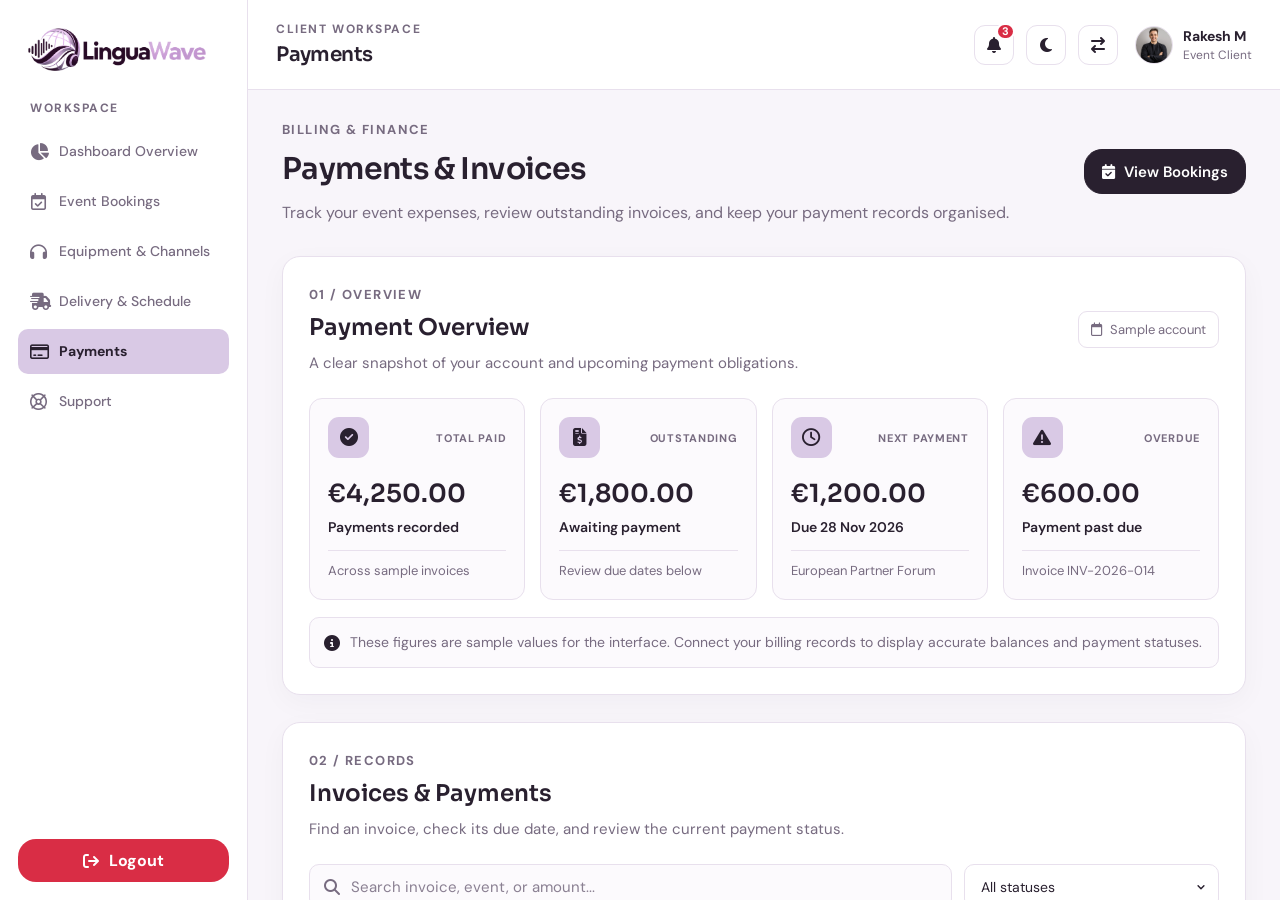
<file: d5.html>
<!doctype html>
<html lang="en" dir="ltr">

<head>
    <meta charset="utf-8">
    <meta name="viewport" content="width=device-width, initial-scale=1">
    <meta name="description"
        content="LinguaWave client workspace for managing interpretation equipment and event services.">
    <title>LinguaWave</title>
    <link rel="preconnect" href="https://fonts.googleapis.com">
    <link rel="preconnect" href="https://fonts.gstatic.com" crossorigin>
    <link rel="icon" type="image/png" href="images/favicon.png">
    <link
        href="https://fonts.googleapis.com/css2?family=DM+Sans:wght@400;500;600;700&family=Sora:wght@400;500;600;700&display=swap"
        rel="stylesheet">
    <link rel="stylesheet" href="https://cdnjs.cloudflare.com/ajax/libs/font-awesome/6.7.2/css/all.min.css">
    <link rel="stylesheet" href="css/dashboard.css">
    <script src="js/dashboard.js" defer></script>
</head>

<body>
    <div class="app-shell">
        <aside class="sidebar" id="sidebar" aria-label="Workspace sidebar">
            <a class="brand" href="index.html" aria-label="LinguaWave dashboard"><img src="images/logo.png"
                    alt="LinguaWave"></a>
            <button class="sidebar-close" id="sidebarClose" type="button" aria-label="Close navigation"><i
                    class="fa-solid fa-xmark" aria-hidden="true"></i></button>
            <div class="workspace-label">Workspace</div>
            <nav class="side-nav" aria-label="Dashboard navigation">
                <a class="nav-link" href="dashboard.html" data-page="Dashboard Overview"><i
                        class="fa-solid fa-pie-chart" aria-hidden="true"></i><span>Dashboard Overview</span></a>
                <a class="nav-link" href="d2.html" data-page="Event Bookings"><i class="fa-regular fa-calendar-check"
                        aria-hidden="true"></i><span>Event Bookings</span></a>
                <a class="nav-link" href="d3.html" data-page="Equipment & Language Channels"><i
                        class="fa-solid fa-headphones" aria-hidden="true"></i><span>Equipment & Channels</span></a>
                <a class="nav-link" href="d4.html" data-page="Delivery & Setup Schedule"><i
                        class="fa-solid fa-truck-fast" aria-hidden="true"></i><span>Delivery &amp; Schedule</span></a>
                <a class="nav-link active" href="d5.html" data-page="Payments & Invoices"><i
                        class="fa-regular fa-credit-card" aria-hidden="true"></i><span>Payments</span></a>
                <a class="nav-link" href="d6.html" data-page="Support & Service Requests"><i
                        class="fa-regular fa-life-ring" aria-hidden="true"></i><span>Support</span></a>
            </nav>
            <div class="sidebar-bottom">

                <button class="logout-button" type="button" data-logout><i class="fa-solid fa-arrow-right-from-bracket"
                        aria-hidden="true"></i><span>Logout</span></button>
            </div>
        </aside>
        <div class="sidebar-backdrop" id="sidebarBackdrop" aria-hidden="true"></div>
        <main class="main-area">
            <header class="topbar">
                <div class="topbar-left">
                    <button class="menu-toggle" id="menuToggle" type="button" aria-label="Open navigation"
                        aria-expanded="false" aria-controls="sidebar"><span></span><span></span><span></span></button>
                    <div class="page-heading"><span class="eyebrow">Client workspace</span>
                        <h1 id="pageTitle">Payments</h1>
                    </div>
                </div>
                <div class="topbar-actions">
                    <div class="popover-wrap" id="notificationsWrap">
                        <button class="icon-button notification-button" id="notificationToggle" type="button"
                            aria-label="Notifications, 3 unread" aria-expanded="false"
                            aria-controls="notificationPanel"><i class="fa-solid fa-bell" aria-hidden="true"></i><span
                                class="notification-badge">3</span></button>
                        <section class="popover notification-panel" id="notificationPanel" aria-label="Notifications"
                            hidden>
                            <div class="popover-heading">
                                <div><strong>Notifications</strong><span>3 updates for your workspace</span></div><span
                                    class="live-label">DEMO</span>
                            </div>
                            <a class="notification-item" href="d2.html" data-page="Event Bookings"><span
                                    class="notice-icon lilac"><i class="fa-regular fa-calendar-check"
                                        aria-hidden="true"></i></span><span><strong>Upcoming event
                                        booking</strong><small>Your Geneva Summit is coming up in 5 days.</small><em>2
                                        hours ago</em></span></a>
                            <a class="notification-item" href="d4.html" data-page="Delivery & Setup Schedule"><span
                                    class="notice-icon plum"><i class="fa-solid fa-truck-fast"
                                        aria-hidden="true"></i></span><span><strong>Delivery &amp; setup
                                        scheduled</strong><small>Equipment arrival is confirmed for 14
                                        June.</small><em>Yesterday</em></span></a>
                            <a class="notification-item" href="d5.html" data-page="Payments & Invoices"><span
                                    class="notice-icon lilac"><i class="fa-regular fa-file-lines"
                                        aria-hidden="true"></i></span><span><strong>Invoice
                                        reminder</strong><small>Invoice LW-2048 is ready for your review.</small><em>2
                                        days ago</em></span></a>
                            <div class="demo-note">Sample notifications for this frontend prototype.</div>
                        </section>
                    </div>
                    <button class="icon-button" id="themeToggle" type="button" aria-label="Switch to dark mode"
                        title="Switch to dark mode"><i class="fa-solid fa-moon" aria-hidden="true"></i></button>
                    <button class="icon-button direction-button" id="directionToggle" type="button"
                        aria-label="Switch to right-to-left layout" title="Switch text direction"><i
                            class="fa-solid fa-arrow-right-arrow-left" aria-hidden="true"></i></button>
                    <div class="popover-wrap profile-wrap" id="profileWrap">
                        <button class="profile-button" id="profileToggle" type="button" aria-expanded="false"
                            aria-controls="profilePanel"><img class="avatar avatar-image" alt="Demo client avatar"
                                src="images/client-profile.jpg"><span class="profile-copy"><strong>Rakesh
                                    M</strong><small>Event Client</small></span></button>
                        <section class="popover profile-panel" id="profilePanel" aria-label="Client account menu"
                            hidden>
                            <div class="profile-menu-heading"><img class="avatar avatar-image" alt=""
                                    src="images/client-profile.jpg"><span><strong>Demo Client</strong><small>Event
                                        Client - Demo account</small></span></div>

                        </section>
                    </div>
                </div>
            </header>


            <div class="content-scroll payments-page" id="contentScroll">

                <!-- SECTION 1: PAYMENT OVERVIEW -->
                <section class="payments-welcome">
                    <div>
                        <span class="payments-eyebrow">BILLING & FINANCE</span>
                        <h1>Payments & Invoices</h1>
                        <p>Track your event expenses, review outstanding invoices, and keep your payment records
                            organised.</p>
                    </div>
                    <a href="d2.html" class="payments-primary-btn">
                        <i class="fa-solid fa-calendar-check"></i>
                        View Bookings
                    </a>
                </section>

                <section class="payments-section">
                    <div class="payments-section-heading">
                        <div>
                            <span class="payments-step">01 / OVERVIEW</span>
                            <h2>Payment Overview</h2>
                            <p>A clear snapshot of your account and upcoming payment obligations.</p>
                        </div>
                        <span class="payments-demo-label">
                            <i class="fa-regular fa-calendar"></i>
                            Sample account
                        </span>
                    </div>

                    <div class="payments-stats">
                        <article class="payments-stat-card">
                            <div class="payments-stat-top">
                                <span class="payments-stat-icon">
                                    <i class="fa-solid fa-circle-check"></i>
                                </span>
                                <span class="payments-stat-label">TOTAL PAID</span>
                            </div>
                            <h3>€4,250.00</h3>
                            <p>Payments recorded</p>
                            <span class="payments-stat-foot">Across sample invoices</span>
                        </article>

                        <article class="payments-stat-card">
                            <div class="payments-stat-top">
                                <span class="payments-stat-icon">
                                    <i class="fa-solid fa-file-invoice-dollar"></i>
                                </span>
                                <span class="payments-stat-label">OUTSTANDING</span>
                            </div>
                            <h3>€1,800.00</h3>
                            <p>Awaiting payment</p>
                            <span class="payments-stat-foot">Review due dates below</span>
                        </article>

                        <article class="payments-stat-card">
                            <div class="payments-stat-top">
                                <span class="payments-stat-icon">
                                    <i class="fa-regular fa-clock"></i>
                                </span>
                                <span class="payments-stat-label">NEXT PAYMENT</span>
                            </div>
                            <h3>€1,200.00</h3>
                            <p>Due 28 Nov 2026</p>
                            <span class="payments-stat-foot">European Partner Forum</span>
                        </article>

                        <article class="payments-stat-card">
                            <div class="payments-stat-top">
                                <span class="payments-stat-icon">
                                    <i class="fa-solid fa-triangle-exclamation"></i>
                                </span>
                                <span class="payments-stat-label">OVERDUE</span>
                            </div>
                            <h3>€600.00</h3>
                            <p>Payment past due</p>
                            <span class="payments-stat-foot">Invoice INV-2026-014</span>
                        </article>
                    </div>

                    <div class="payments-account-note">
                        <i class="fa-solid fa-circle-info"></i>
                        <p>These figures are sample values for the interface. Connect your billing records to display
                            accurate balances and payment statuses.</p>
                    </div>
                </section>

                <!-- SECTION 2: INVOICES AND PAYMENTS -->
                <section class="payments-section">
                    <div class="payments-section-heading">
                        <div>
                            <span class="payments-step">02 / RECORDS</span>
                            <h2>Invoices & Payments</h2>
                            <p>Find an invoice, check its due date, and review the current payment status.</p>
                        </div>
                    </div>

                    <div class="invoice-toolbar">
                        <label class="invoice-search">
                            <i class="fa-solid fa-magnifying-glass"></i>
                            <input type="search" id="invoiceSearch" placeholder="Search invoice, event, or amount..."
                                aria-label="Search invoices">
                        </label>

                        <select id="invoiceStatusFilter" aria-label="Filter invoices by status">
                            <option value="all">All statuses</option>
                            <option value="paid">Paid</option>
                            <option value="pending">Pending</option>
                            <option value="overdue">Overdue</option>
                        </select>
                    </div>

                    <div class="invoice-list" id="invoiceList">

                        <article class="invoice-card" data-search="inv-2026-011 geneva global summit 2450"
                            data-status="paid" data-invoice="INV-2026-011" data-event="Geneva Global Summit"
                            data-issue="20 October 2026" data-due="30 October 2026" data-amount="€2,450.00"
                            data-status-label="Paid" data-method="Bank transfer" data-reference="LW-DEMO-011">
                            <div class="invoice-file-icon">
                                <i class="fa-solid fa-file-circle-check"></i>
                            </div>
                            <div class="invoice-main">
                                <div class="invoice-title-row">
                                    <h3>INV-2026-011</h3>
                                    <span class="invoice-status invoice-paid">Paid</span>
                                </div>
                                <p>Geneva Global Summit</p>
                                <div class="invoice-meta">
                                    <span>Issued 20 Oct 2026</span>
                                    <span>Due 30 Oct 2026</span>
                                </div>
                            </div>
                            <div class="invoice-amount">
                                <span>Invoice amount</span>
                                <strong>€2,450.00</strong>
                            </div>
                            <button type="button" class="invoice-view-btn" data-invoice-view
                                aria-label="View invoice INV-2026-011">
                                <i class="fa-solid fa-arrow-up-right-from-square"></i>
                            </button>
                        </article>

                        <article class="invoice-card" data-search="inv-2026-014 international leadership congress 600"
                            data-status="overdue" data-invoice="INV-2026-014"
                            data-event="International Leadership Congress" data-issue="1 October 2026"
                            data-due="15 October 2026" data-amount="€600.00" data-status-label="Overdue"
                            data-method="Not recorded" data-reference="Not available">
                            <div class="invoice-file-icon">
                                <i class="fa-solid fa-file-circle-exclamation"></i>
                            </div>
                            <div class="invoice-main">
                                <div class="invoice-title-row">
                                    <h3>INV-2026-014</h3>
                                    <span class="invoice-status invoice-overdue">Overdue</span>
                                </div>
                                <p>International Leadership Congress</p>
                                <div class="invoice-meta">
                                    <span>Issued 1 Oct 2026</span>
                                    <span>Due 15 Oct 2026</span>
                                </div>
                            </div>
                            <div class="invoice-amount">
                                <span>Invoice amount</span>
                                <strong>€600.00</strong>
                            </div>
                            <button type="button" class="invoice-view-btn" data-invoice-view
                                aria-label="View invoice INV-2026-014">
                                <i class="fa-solid fa-arrow-up-right-from-square"></i>
                            </button>
                        </article>

                        <article class="invoice-card" data-search="inv-2026-018 european partner forum 1200"
                            data-status="pending" data-invoice="INV-2026-018" data-event="European Partner Forum"
                            data-issue="28 October 2026" data-due="28 November 2026" data-amount="€1,200.00"
                            data-status-label="Pending" data-method="Not recorded" data-reference="Awaiting payment">
                            <div class="invoice-file-icon">
                                <i class="fa-solid fa-file-invoice"></i>
                            </div>
                            <div class="invoice-main">
                                <div class="invoice-title-row">
                                    <h3>INV-2026-018</h3>
                                    <span class="invoice-status invoice-pending">Pending</span>
                                </div>
                                <p>European Partner Forum</p>
                                <div class="invoice-meta">
                                    <span>Issued 28 Oct 2026</span>
                                    <span>Due 28 Nov 2026</span>
                                </div>
                            </div>
                            <div class="invoice-amount">
                                <span>Invoice amount</span>
                                <strong>€1,200.00</strong>
                            </div>
                            <button type="button" class="invoice-view-btn" data-invoice-view
                                aria-label="View invoice INV-2026-018">
                                <i class="fa-solid fa-arrow-up-right-from-square"></i>
                            </button>
                        </article>

                        <article class="invoice-card" data-search="inv-2026-021 global technology symposium 600"
                            data-status="pending" data-invoice="INV-2026-021" data-event="Global Technology Symposium"
                            data-issue="22 October 2026" data-due="20 November 2026" data-amount="€600.00"
                            data-status-label="Pending" data-method="Not recorded" data-reference="Awaiting payment">
                            <div class="invoice-file-icon">
                                <i class="fa-solid fa-file-invoice"></i>
                            </div>
                            <div class="invoice-main">
                                <div class="invoice-title-row">
                                    <h3>INV-2026-021</h3>
                                    <span class="invoice-status invoice-pending">Pending</span>
                                </div>
                                <p>Global Technology Symposium</p>
                                <div class="invoice-meta">
                                    <span>Issued 22 Oct 2026</span>
                                    <span>Due 20 Nov 2026</span>
                                </div>
                            </div>
                            <div class="invoice-amount">
                                <span>Invoice amount</span>
                                <strong>€600.00</strong>
                            </div>
                            <button type="button" class="invoice-view-btn" data-invoice-view
                                aria-label="View invoice INV-2026-021">
                                <i class="fa-solid fa-arrow-up-right-from-square"></i>
                            </button>
                        </article>

                    </div>

                    <div class="invoice-empty" id="invoiceEmpty" hidden>
                        <i class="fa-solid fa-file-circle-question"></i>
                        <h3>No invoices found</h3>
                        <p>Try a different invoice number, event name, or status.</p>
                    </div>
                </section>

                <!-- SECTION 3: PAYMENT DETAILS AND SUPPORT -->
                <section class="payments-section">
                    <div class="payments-section-heading">
                        <div>
                            <span class="payments-step">03 / PAYMENT HELP</span>
                            <h2>Payment Details & Support</h2>
                            <p>Know what to check before making a payment or requesting a receipt.</p>
                        </div>
                    </div>

                    <div class="payment-help-grid">
                        <article class="payment-help-card">
                            <span class="payment-help-icon">
                                <i class="fa-solid fa-building-columns"></i>
                            </span>
                            <h3>Payment Method</h3>
                            <p>Check the payment instructions on your official invoice and use the verified billing
                                details provided by LinguaWave.</p>
                            <span class="payment-help-caption">Verify before paying</span>
                        </article>

                        <article class="payment-help-card">
                            <span class="payment-help-icon">
                                <i class="fa-solid fa-file-arrow-down"></i>
                            </span>
                            <h3>Invoices & Receipts</h3>
                            <p>Open an invoice to review the event billing reference, amount, due date, and each & every
                                recorded payment details.</p>
                            <span class="payment-help-caption">Keep records organised</span>
                        </article>

                        <article class="payment-help-card">
                            <span class="payment-help-icon">
                                <i class="fa-solid fa-headset"></i>
                            </span>
                            <h3>Billing Support</h3>
                            <p>Contact support for invoice corrections, payment confirmation issues, or questions about
                                an outstanding balance.</p>
                            <span class="payment-help-caption">Get billing assistance</span>
                        </article>
                    </div>

                    <div class="payments-support-banner">
                        <div class="payments-support-icon">
                            <i class="fa-regular fa-message"></i>
                        </div>
                        <div class="payments-support-copy">
                            <h3>Have a question about an invoice?</h3>
                            <p>Share the invoice number with support so the billing team can identify the record.</p>
                        </div>
                        <a href="d6.html" class="payments-primary-btn">
                            Contact Support <i class="fa-solid fa-arrow-right"></i>
                        </a>
                    </div>
                </section>

            </div>

            <!-- INVOICE DETAILS MODAL -->
            <div class="invoice-modal" id="invoiceDetailsModal" aria-hidden="true">
                <div class="invoice-modal-backdrop" data-invoice-close></div>
                <div class="invoice-modal-panel" role="dialog" aria-modal="true" aria-labelledby="invoiceModalTitle">
                    <button type="button" class="invoice-modal-close" data-invoice-close
                        aria-label="Close invoice details">
                        <i class="fa-solid fa-xmark"></i>
                    </button>

                    <span class="invoice-modal-icon">
                        <i class="fa-solid fa-file-invoice-dollar"></i>
                    </span>
                    <span class="payments-step">INVOICE DETAILS</span>
                    <h2 id="invoiceModalTitle">Invoice information</h2>
                    <p class="invoice-modal-subtitle">Review the billing information recorded for this invoice.</p>

                    <div class="invoice-modal-data">
                        <div><span>Invoice number</span><strong id="invoiceModalNumber">—</strong></div>
                        <div><span>Event</span><strong id="invoiceModalEvent">—</strong></div>
                        <div><span>Issue date</span><strong id="invoiceModalIssue">—</strong></div>
                        <div><span>Due date</span><strong id="invoiceModalDue">—</strong></div>
                        <div><span>Amount</span><strong id="invoiceModalAmount">—</strong></div>
                        <div><span>Status</span><strong id="invoiceModalStatus">—</strong></div>
                        <div><span>Payment method</span><strong id="invoiceModalMethod">—</strong></div>
                        <div><span>Reference</span><strong id="invoiceModalReference">—</strong></div>
                    </div>

                    <div class="invoice-modal-actions">
                        <button type="button" class="payments-outline-btn" id="printInvoiceButton">
                            <i class="fa-solid fa-print"></i> Print details
                        </button>
                        <a href="d6.html" class="payments-primary-btn">
                            <i class="fa-regular fa-message"></i> Contact Support
                        </a>
                    </div>
                    <p class="invoice-print-note">Print details is a browser print view, not an official invoice PDF.
                    </p>
                </div>
            </div>

        </main>
    </div>
    <div class="modal-backdrop" id="logoutModal" hidden>
        <section class="confirm-dialog" role="dialog" aria-modal="true" aria-labelledby="logoutTitle"
            aria-describedby="logoutDescription" tabindex="-1">
            <span class="logout-icon-wrap"><i class="fa-solid fa-arrow-right-from-bracket"
                    aria-hidden="true"></i></span>
            <h2 id="logoutTitle">Confirm Logout</h2>
            <p id="logoutDescription">Are you sure you want to log out of your LinguaWave account?</p>
            <div class="dialog-actions"><button class="secondary-button" id="stayButton" type="button">No,
                    Stay</button><button class="confirm-logout-button" id="confirmLogoutButton" type="button"><i
                        class="fa-solid fa-arrow-right-from-bracket" aria-hidden="true"></i> Yes, Logout</button></div>
        </section>
    </div>
</body>

</html>
</file>
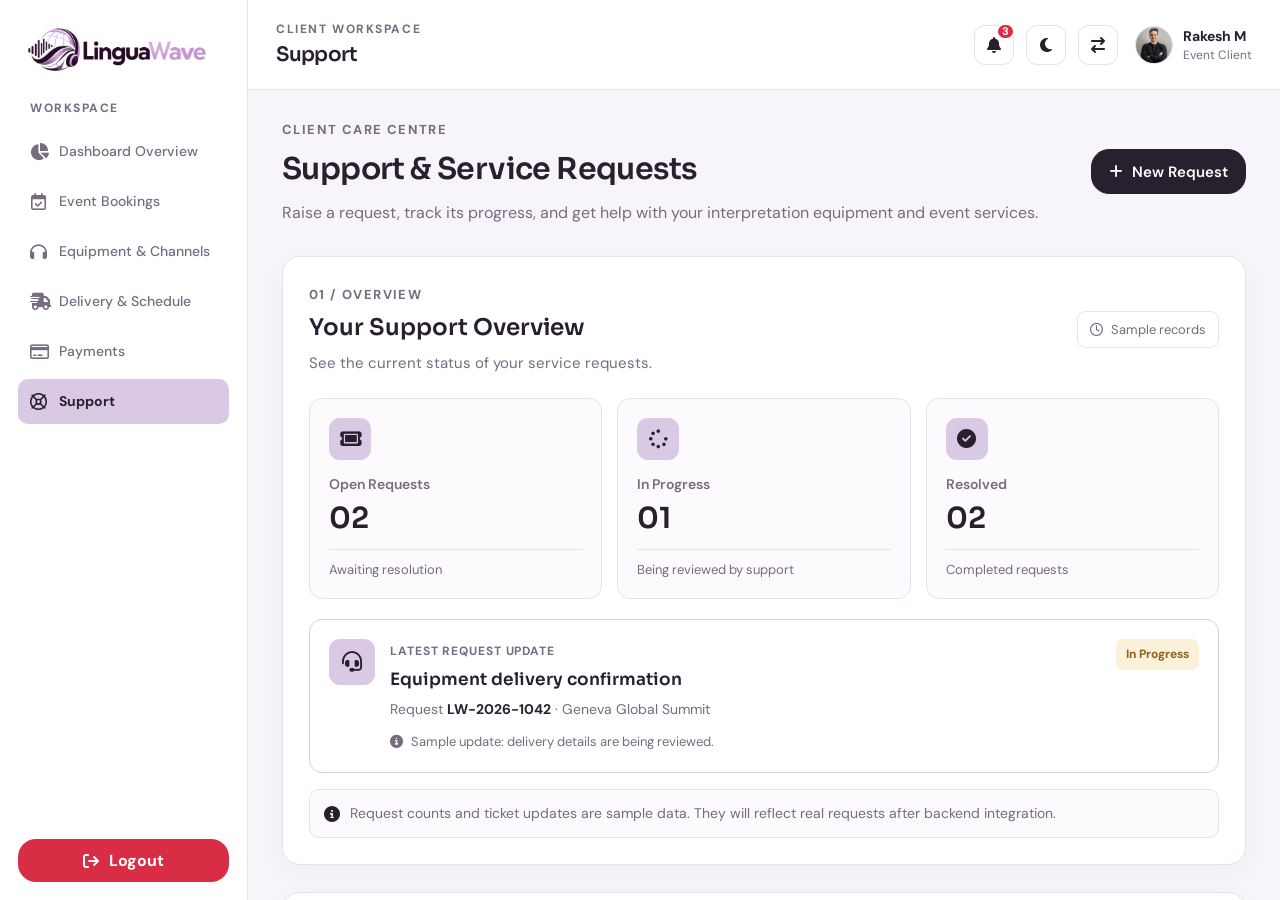
<file: d6.html>
<!doctype html>
<html lang="en" dir="ltr">

<head>
    <meta charset="utf-8">
    <meta name="viewport" content="width=device-width, initial-scale=1">
    <meta name="description"
        content="LinguaWave client workspace for managing interpretation equipment and event services.">
    <title>LinguaWave</title>
    <link rel="preconnect" href="https://fonts.googleapis.com">
    <link rel="preconnect" href="https://fonts.gstatic.com" crossorigin>
    <link rel="icon" type="image/png" href="images/favicon.png">
    <link
        href="https://fonts.googleapis.com/css2?family=DM+Sans:wght@400;500;600;700&family=Sora:wght@400;500;600;700&display=swap"
        rel="stylesheet">
    <link rel="stylesheet" href="https://cdnjs.cloudflare.com/ajax/libs/font-awesome/6.7.2/css/all.min.css">
    <link rel="stylesheet" href="css/dashboard.css">
    <script src="js/dashboard.js" defer></script>
</head>

<body>
    <div class="app-shell">
        <aside class="sidebar" id="sidebar" aria-label="Workspace sidebar">
            <a class="brand" href="index.html" aria-label="LinguaWave dashboard"><img src="images/logo.png"
                    alt="LinguaWave"></a>
            <button class="sidebar-close" id="sidebarClose" type="button" aria-label="Close navigation"><i
                    class="fa-solid fa-xmark" aria-hidden="true"></i></button>
            <div class="workspace-label">Workspace</div>
            <nav class="side-nav" aria-label="Dashboard navigation">
                <a class="nav-link" href="dashboard.html" data-page="Dashboard Overview"><i
                        class="fa-solid fa-pie-chart" aria-hidden="true"></i><span>Dashboard Overview</span></a>
                <a class="nav-link" href="d2.html" data-page="Event Bookings"><i class="fa-regular fa-calendar-check"
                        aria-hidden="true"></i><span>Event Bookings</span></a>
                <a class="nav-link" href="d3.html" data-page="Equipment & Language Channels"><i
                        class="fa-solid fa-headphones" aria-hidden="true"></i><span>Equipment & Channels</span></a>
                <a class="nav-link" href="d4.html" data-page="Delivery & Setup Schedule"><i
                        class="fa-solid fa-truck-fast" aria-hidden="true"></i><span>Delivery &amp; Schedule</span></a>
                <a class="nav-link" href="d5.html" data-page="Payments & Invoices"><i class="fa-regular fa-credit-card"
                        aria-hidden="true"></i><span>Payments</span></a>
                <a class="nav-link active" href="d6.html" data-page="Support & Service Requests"><i
                        class="fa-regular fa-life-ring" aria-hidden="true"></i><span>Support</span></a>
            </nav>
            <div class="sidebar-bottom">

                <button class="logout-button" type="button" data-logout><i class="fa-solid fa-arrow-right-from-bracket"
                        aria-hidden="true"></i><span>Logout</span></button>
            </div>
        </aside>
        <div class="sidebar-backdrop" id="sidebarBackdrop" aria-hidden="true"></div>
        <main class="main-area">
            <header class="topbar">
                <div class="topbar-left">
                    <button class="menu-toggle" id="menuToggle" type="button" aria-label="Open navigation"
                        aria-expanded="false" aria-controls="sidebar"><span></span><span></span><span></span></button>
                    <div class="page-heading"><span class="eyebrow">Client workspace</span>
                        <h1 id="pageTitle">Support</h1>
                    </div>
                </div>
                <div class="topbar-actions">
                    <div class="popover-wrap" id="notificationsWrap">
                        <button class="icon-button notification-button" id="notificationToggle" type="button"
                            aria-label="Notifications, 3 unread" aria-expanded="false"
                            aria-controls="notificationPanel"><i class="fa-solid fa-bell" aria-hidden="true"></i><span
                                class="notification-badge">3</span></button>
                        <section class="popover notification-panel" id="notificationPanel" aria-label="Notifications"
                            hidden>
                            <div class="popover-heading">
                                <div><strong>Notifications</strong><span>3 updates for your workspace</span></div><span
                                    class="live-label">DEMO</span>
                            </div>
                            <a class="notification-item" href="d2.html" data-page="Event Bookings"><span
                                    class="notice-icon lilac"><i class="fa-regular fa-calendar-check"
                                        aria-hidden="true"></i></span><span><strong>Upcoming event
                                        booking</strong><small>Your Geneva Summit is coming up in 5 days.</small><em>2
                                        hours ago</em></span></a>
                            <a class="notification-item" href="d4.html" data-page="Delivery & Setup Schedule"><span
                                    class="notice-icon plum"><i class="fa-solid fa-truck-fast"
                                        aria-hidden="true"></i></span><span><strong>Delivery &amp; setup
                                        scheduled</strong><small>Equipment arrival is confirmed for 14
                                        June.</small><em>Yesterday</em></span></a>
                            <a class="notification-item" href="d5.html" data-page="Payments & Invoices"><span
                                    class="notice-icon lilac"><i class="fa-regular fa-file-lines"
                                        aria-hidden="true"></i></span><span><strong>Invoice
                                        reminder</strong><small>Invoice LW-2048 is ready for your review.</small><em>2
                                        days ago</em></span></a>
                            <div class="demo-note">Sample notifications for this frontend prototype.</div>
                        </section>
                    </div>
                    <button class="icon-button" id="themeToggle" type="button" aria-label="Switch to dark mode"
                        title="Switch to dark mode"><i class="fa-solid fa-moon" aria-hidden="true"></i></button>
                    <button class="icon-button direction-button" id="directionToggle" type="button"
                        aria-label="Switch to right-to-left layout" title="Switch text direction"><i
                            class="fa-solid fa-arrow-right-arrow-left" aria-hidden="true"></i></button>
                    <div class="popover-wrap profile-wrap" id="profileWrap">
                        <button class="profile-button" id="profileToggle" type="button" aria-expanded="false"
                            aria-controls="profilePanel"><img class="avatar avatar-image" alt="Demo client avatar"
                                src="images/client-profile.jpg"><span class="profile-copy"><strong>Rakesh
                                    M</strong><small>Event Client</small></span></button>
                        <section class="popover profile-panel" id="profilePanel" aria-label="Client account menu"
                            hidden>
                            <div class="profile-menu-heading"><img class="avatar avatar-image" alt=""
                                    src="images/client-profile.jpg"><span><strong>Demo Client</strong><small>Event
                                        Client - Demo account</small></span></div>

                        </section>
                    </div>
                </div>
            </header>


            <div class="content-scroll support-page" id="contentScroll">

                <!-- SECTION 1: SUPPORT OVERVIEW -->
                <section class="support-welcome">
                    <div>
                        <span class="support-eyebrow">CLIENT CARE CENTRE</span>
                        <h1>Support & Service Requests</h1>
                        <p>Raise a request, track its progress, and get help with your interpretation equipment and
                            event services.</p>
                    </div>
                    <button type="button" class="support-primary-btn" id="newSupportRequestBtn">
                        <i class="fa-solid fa-plus"></i>
                        New Request
                    </button>
                </section>

                <section class="support-section">
                    <div class="support-section-heading">
                        <div>
                            <span class="support-step">01 / OVERVIEW</span>
                            <h2>Your Support Overview</h2>
                            <p>See the current status of your service requests.</p>
                        </div>
                        <span class="support-demo-label">
                            <i class="fa-regular fa-clock"></i>
                            Sample records
                        </span>
                    </div>

                    <div class="support-stats">
                        <article class="support-stat-card">
                            <span class="support-stat-icon">
                                <i class="fa-solid fa-ticket"></i>
                            </span>
                            <p>Open Requests</p>
                            <h3 id="supportOpenCount">02</h3>
                            <span class="support-stat-foot">Awaiting resolution</span>
                        </article>

                        <article class="support-stat-card">
                            <span class="support-stat-icon">
                                <i class="fa-solid fa-spinner"></i>
                            </span>
                            <p>In Progress</p>
                            <h3 id="supportProgressCount">01</h3>
                            <span class="support-stat-foot">Being reviewed by support</span>
                        </article>

                        <article class="support-stat-card">
                            <span class="support-stat-icon">
                                <i class="fa-solid fa-circle-check"></i>
                            </span>
                            <p>Resolved</p>
                            <h3 id="supportResolvedCount">02</h3>
                            <span class="support-stat-foot">Completed requests</span>
                        </article>
                    </div>

                    <div class="support-latest-card">
                        <div class="support-latest-icon">
                            <i class="fa-solid fa-headset"></i>
                        </div>
                        <div class="support-latest-info">
                            <span class="support-latest-label">LATEST REQUEST UPDATE</span>
                            <h3>Equipment delivery confirmation</h3>
                            <p>Request <strong>LW-2026-1042</strong> · Geneva Global Summit</p>
                            <span class="support-latest-message">
                                <i class="fa-solid fa-circle-info"></i>
                                Sample update: delivery details are being reviewed.
                            </span>
                        </div>
                        <span class="support-status support-status-progress">In Progress</span>
                    </div>

                    <div class="support-demo-note">
                        <i class="fa-solid fa-circle-info"></i>
                        <p>Request counts and ticket updates are sample data. They will reflect real requests after
                            backend integration.</p>
                    </div>
                </section>

                <!-- SECTION 2: SERVICE REQUESTS -->
                <section class="support-section">
                    <div class="support-section-heading">
                        <div>
                            <span class="support-step">02 / REQUEST TRACKING</span>
                            <h2>My Service Requests</h2>
                            <p>Search existing requests and check their latest status.</p>
                        </div>
                    </div>

                    <div class="support-toolbar">
                        <label class="support-search">
                            <i class="fa-solid fa-magnifying-glass"></i>
                            <input type="search" id="supportSearch" placeholder="Search request ID, event, or issue..."
                                aria-label="Search service requests">
                        </label>

                        <select id="supportStatusFilter" aria-label="Filter requests by status">
                            <option value="all">All statuses</option>
                            <option value="open">Open</option>
                            <option value="progress">In Progress</option>
                            <option value="resolved">Resolved</option>
                        </select>
                    </div>

                    <div class="support-request-list" id="supportRequestList">

                        <article class="support-request-card"
                            data-search="lw-2026-1042 geneva global summit equipment delivery confirmation"
                            data-status="progress">
                            <div class="support-request-icon">
                                <i class="fa-solid fa-truck-fast"></i>
                            </div>
                            <div class="support-request-info">
                                <div class="support-request-title-row">
                                    <h3>Equipment delivery confirmation</h3>
                                    <span class="support-status support-status-progress">In Progress</span>
                                </div>
                                <p class="support-request-meta">
                                    <strong>LW-2026-1042</strong>
                                    <span>•</span>
                                    Geneva Global Summit
                                </p>
                                <div class="support-request-bottom">
                                    <span><i class="fa-regular fa-calendar"></i> 20 Oct 2026</span>
                                    <span class="support-priority priority-normal">Normal priority</span>
                                </div>
                            </div>
                            <button type="button" class="support-view-btn" data-support-view data-id="LW-2026-1042"
                                data-title="Equipment delivery confirmation" data-event="Geneva Global Summit"
                                data-category="Delivery & Schedule" data-priority="Normal" data-status="In Progress"
                                data-date="20 October 2026"
                                data-description="Please confirm the scheduled delivery time and venue handover details."
                                data-response="Sample update: delivery details are being reviewed.">
                                View <i class="fa-solid fa-arrow-right"></i>
                            </button>
                        </article>

                        <article class="support-request-card"
                            data-search="lw-2026-1038 european partner forum language channel change"
                            data-status="open">
                            <div class="support-request-icon">
                                <i class="fa-solid fa-language"></i>
                            </div>
                            <div class="support-request-info">
                                <div class="support-request-title-row">
                                    <h3>Language channel change</h3>
                                    <span class="support-status support-status-open">Open</span>
                                </div>
                                <p class="support-request-meta">
                                    <strong>LW-2026-1038</strong>
                                    <span>•</span>
                                    European Partner Forum
                                </p>
                                <div class="support-request-bottom">
                                    <span><i class="fa-regular fa-calendar"></i> 19 Oct 2026</span>
                                    <span class="support-priority priority-high">High priority</span>
                                </div>
                            </div>
                            <button type="button" class="support-view-btn" data-support-view data-id="LW-2026-1038"
                                data-title="Language channel change" data-event="European Partner Forum"
                                data-category="Language Channels" data-priority="High" data-status="Open"
                                data-date="19 October 2026"
                                data-description="Please review a requested change to the event language channel requirements."
                                data-response="Sample status: waiting for support team review.">
                                View <i class="fa-solid fa-arrow-right"></i>
                            </button>
                        </article>

                        <article class="support-request-card"
                            data-search="lw-2026-1027 geneva global summit receiver equipment issue"
                            data-status="resolved">
                            <div class="support-request-icon">
                                <i class="fa-solid fa-headphones"></i>
                            </div>
                            <div class="support-request-info">
                                <div class="support-request-title-row">
                                    <h3>Receiver equipment enquiry</h3>
                                    <span class="support-status support-status-resolved">Resolved</span>
                                </div>
                                <p class="support-request-meta">
                                    <strong>LW-2026-1027</strong>
                                    <span>•</span>
                                    Geneva Global Summit
                                </p>
                                <div class="support-request-bottom">
                                    <span><i class="fa-regular fa-calendar"></i> 15 Oct 2026</span>
                                    <span class="support-priority priority-normal">Normal priority</span>
                                </div>
                            </div>
                            <button type="button" class="support-view-btn" data-support-view data-id="LW-2026-1027"
                                data-title="Receiver equipment enquiry" data-event="Geneva Global Summit"
                                data-category="Equipment" data-priority="Normal" data-status="Resolved"
                                data-date="15 October 2026"
                                data-description="Requested clarification about receiver equipment requirements."
                                data-response="Sample update: the request has been marked as resolved.">
                                View <i class="fa-solid fa-arrow-right"></i>
                            </button>
                        </article>

                        <article class="support-request-card"
                            data-search="lw-2026-1019 invoice payment european partner forum" data-status="resolved">
                            <div class="support-request-icon">
                                <i class="fa-solid fa-file-invoice-dollar"></i>
                            </div>
                            <div class="support-request-info">
                                <div class="support-request-title-row">
                                    <h3>Invoice clarification</h3>
                                    <span class="support-status support-status-resolved">Resolved</span>
                                </div>
                                <p class="support-request-meta">
                                    <strong>LW-2026-1019</strong>
                                    <span>•</span>
                                    European Partner Forum
                                </p>
                                <div class="support-request-bottom">
                                    <span><i class="fa-regular fa-calendar"></i> 12 Oct 2026</span>
                                    <span class="support-priority priority-normal">Normal priority</span>
                                </div>
                            </div>
                            <button type="button" class="support-view-btn" data-support-view data-id="LW-2026-1019"
                                data-title="Invoice clarification" data-event="European Partner Forum"
                                data-category="Payments & Invoices" data-priority="Normal" data-status="Resolved"
                                data-date="12 October 2026"
                                data-description="Requested clarification about the invoice amount and billing record."
                                data-response="Sample update: the invoice enquiry has been resolved.">
                                View <i class="fa-solid fa-arrow-right"></i>
                            </button>
                        </article>

                    </div>

                    <div class="support-empty" id="supportEmpty" hidden>
                        <i class="fa-solid fa-ticket"></i>
                        <h3>No matching requests</h3>
                        <p>Try a different request ID, event name, or status.</p>
                    </div>
                </section>

                <!-- SECTION 3: CREATE A REQUEST -->
                <section class="support-section" id="createSupportSection">
                    <div class="support-section-heading">
                        <div>
                            <span class="support-step">03 / GET ASSISTANCE</span>
                            <h2>Create a Service Request</h2>
                            <p>Tell us what you need help with so your request can be directed to the right team.</p>
                        </div>
                    </div>

                    <form class="support-form" id="supportRequestForm">
                        <div class="support-form-grid">

                            <div class="support-field">
                                <label for="supportRequestSubject">Request subject <span>*</span></label>
                                <input type="text" id="supportRequestSubject" name="subject"
                                    placeholder="Briefly describe your issue" maxlength="100" required>
                            </div>

                            <div class="support-field">
                                <label for="supportRequestCategory">Request category <span>*</span></label>
                                <select id="supportRequestCategory" name="category" required>
                                    <option value="">Select a category</option>
                                    <option value="Equipment">Equipment issue</option>
                                    <option value="Language Channels">Language channel change</option>
                                    <option value="Delivery & Schedule">Delivery or schedule</option>
                                    <option value="Payments & Invoices">Invoice or payment</option>
                                    <option value="Booking">Booking changes</option>
                                    <option value="Other">Other support</option>
                                </select>
                            </div>

                            <div class="support-field">
                                <label for="supportRequestEvent">Related event</label>
                                <select id="supportRequestEvent" name="event">
                                    <option value="">Select an event (optional)</option>
                                    <option>Geneva Global Summit</option>
                                    <option>European Partner Forum</option>
                                    <option>Global Technology Symposium</option>
                                    <option>International Leadership Congress</option>
                                    <option>Not related to an event</option>
                                </select>
                            </div>

                            <div class="support-field">
                                <label for="supportRequestPriority">Priority <span>*</span></label>
                                <select id="supportRequestPriority" name="priority" required>
                                    <option value="Normal">Normal</option>
                                    <option value="High">High</option>
                                    <option value="Urgent">Urgent</option>
                                </select>
                                <small>Select Urgent only if the issue needs immediate attention.</small>
                            </div>

                            <div class="support-field support-field-full">
                                <label for="supportRequestDescription">Describe your request <span>*</span></label>
                                <textarea id="supportRequestDescription" name="description" rows="5" minlength="10"
                                    maxlength="1500"
                                    placeholder="Include relevant details, dates, quantities, or error messages..."
                                    required></textarea>
                                <small>Do not include passwords or payment card details.</small>
                            </div>
                        </div>

                        <div class="support-form-footer">
                            <p><i class="fa-solid fa-shield-halved"></i> Review your details before submitting.</p>
                            <button type="submit" class="support-primary-btn">
                                <i class="fa-solid fa-paper-plane"></i>
                                Submit Request
                            </button>
                        </div>

                        <div class="support-form-feedback" id="supportFormFeedback" role="status" aria-live="polite"
                            hidden></div>
                    </form>
                </section>

            </div>

            <!-- REQUEST DETAILS MODAL -->
            <div class="support-modal" id="supportDetailsModal" aria-hidden="true">
                <div class="support-modal-backdrop" data-support-close></div>
                <div class="support-modal-panel" role="dialog" aria-modal="true" aria-labelledby="supportModalTitle">
                    <button type="button" class="support-modal-close" data-support-close
                        aria-label="Close request details">
                        <i class="fa-solid fa-xmark"></i>
                    </button>

                    <span class="support-modal-icon">
                        <i class="fa-solid fa-headset"></i>
                    </span>
                    <span class="support-step">SERVICE REQUEST DETAILS</span>
                    <h2 id="supportModalTitle">Request details</h2>
                    <p class="support-modal-subtitle">Review the recorded information for this request.</p>

                    <div class="support-modal-data">
                        <div><span>Request ID</span><strong id="supportModalId">—</strong></div>
                        <div><span>Subject</span><strong id="supportModalSubject">—</strong></div>
                        <div><span>Related event</span><strong id="supportModalEvent">—</strong></div>
                        <div><span>Category</span><strong id="supportModalCategory">—</strong></div>
                        <div><span>Priority</span><strong id="supportModalPriority">—</strong></div>
                        <div><span>Status</span><strong id="supportModalStatus">—</strong></div>
                        <div><span>Submitted</span><strong id="supportModalDate">—</strong></div>
                        <div class="support-modal-description">
                            <span>Description</span>
                            <strong id="supportModalDescription">—</strong>
                        </div>
                        <div class="support-modal-description">
                            <span>Latest update</span>
                            <strong id="supportModalResponse">—</strong>
                        </div>
                    </div>

                    <a href="d6.html" class="support-primary-btn support-modal-contact">
                        <i class="fa-regular fa-message"></i>
                        Contact Support
                    </a>
                </div>
            </div>

        </main>
    </div>
    <div class="modal-backdrop" id="logoutModal" hidden>
        <section class="confirm-dialog" role="dialog" aria-modal="true" aria-labelledby="logoutTitle"
            aria-describedby="logoutDescription" tabindex="-1">
            <span class="logout-icon-wrap"><i class="fa-solid fa-arrow-right-from-bracket"
                    aria-hidden="true"></i></span>
            <h2 id="logoutTitle">Confirm Logout</h2>
            <p id="logoutDescription">Are you sure you want to log out of your LinguaWave account?</p>
            <div class="dialog-actions"><button class="secondary-button" id="stayButton" type="button">No,
                    Stay</button><button class="confirm-logout-button" id="confirmLogoutButton" type="button"><i
                        class="fa-solid fa-arrow-right-from-bracket" aria-hidden="true"></i> Yes, Logout</button></div>
        </section>
    </div>
</body>

</html>
</file>
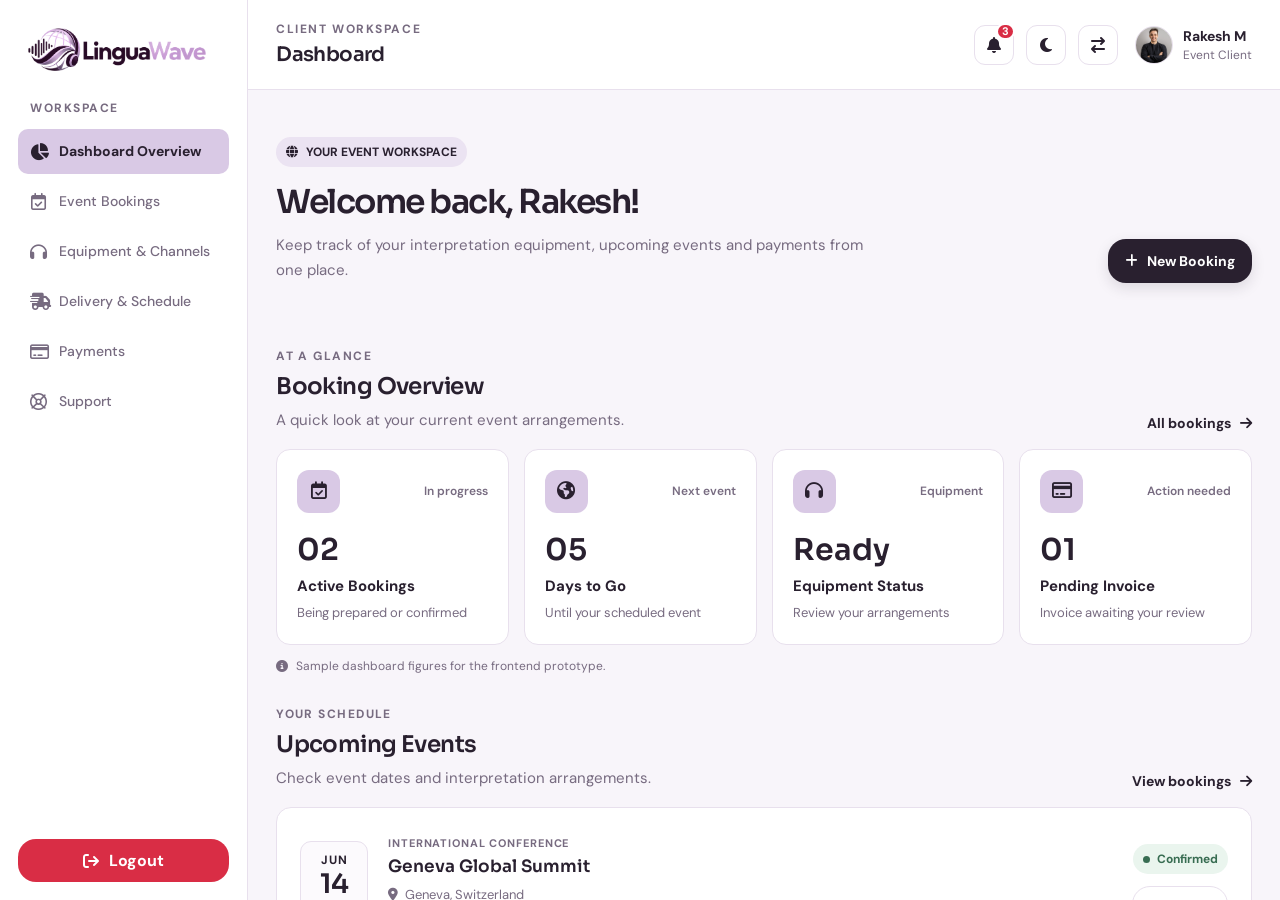
<file: dashboard.html>
<!doctype html>
<html lang="en" dir="ltr">

<head>
    <meta charset="utf-8">
    <meta name="viewport" content="width=device-width, initial-scale=1">
    <meta name="description"
        content="LinguaWave client workspace for managing interpretation equipment and event services.">
    <title>LinguaWave</title>
    <link rel="preconnect" href="https://fonts.googleapis.com">
    <link rel="preconnect" href="https://fonts.gstatic.com" crossorigin>
    <link rel="icon" type="image/png" href="images/favicon.png">
    <link
        href="https://fonts.googleapis.com/css2?family=DM+Sans:wght@400;500;600;700&family=Sora:wght@400;500;600;700&display=swap"
        rel="stylesheet">
    <link rel="stylesheet" href="https://cdnjs.cloudflare.com/ajax/libs/font-awesome/6.7.2/css/all.min.css">
    <link rel="stylesheet" href="css/dashboard.css">
    <script src="js/dashboard.js" defer></script>
</head>

<body>
    <div class="app-shell">
        <aside class="sidebar" id="sidebar" aria-label="Workspace sidebar">
            <a class="brand" href="index.html" aria-label="LinguaWave dashboard"><img src="images/logo.png"
                    alt="LinguaWave"></a>
            <button class="sidebar-close" id="sidebarClose" type="button" aria-label="Close navigation"><i
                    class="fa-solid fa-xmark" aria-hidden="true"></i></button>
            <div class="workspace-label">Workspace</div>
            <nav class="side-nav" aria-label="Dashboard navigation">
                <a class="nav-link active" href="dashboard.html" data-page="Dashboard Overview"><i
                        class="fa-solid fa-pie-chart" aria-hidden="true"></i><span>Dashboard Overview</span></a>
                <a class="nav-link" href="d2.html" data-page="Event Bookings"><i class="fa-regular fa-calendar-check"
                        aria-hidden="true"></i><span>Event Bookings</span></a>
                <a class="nav-link" href="d3.html" data-page="Equipment & Language Channels"><i
                        class="fa-solid fa-headphones" aria-hidden="true"></i><span>Equipment & Channels</span></a>
                <a class="nav-link" href="d4.html" data-page="Delivery & Setup Schedule"><i
                        class="fa-solid fa-truck-fast" aria-hidden="true"></i><span>Delivery &amp; Schedule</span></a>
                <a class="nav-link" href="d5.html" data-page="Payments & Invoices"><i class="fa-regular fa-credit-card"
                        aria-hidden="true"></i><span>Payments</span></a>
                <a class="nav-link" href="d6.html" data-page="Support & Service Requests"><i
                        class="fa-regular fa-life-ring" aria-hidden="true"></i><span>Support</span></a>
            </nav>
            <div class="sidebar-bottom">

                <button class="logout-button" type="button" data-logout><i class="fa-solid fa-arrow-right-from-bracket"
                        aria-hidden="true"></i><span>Logout</span></button>
            </div>
        </aside>
        <div class="sidebar-backdrop" id="sidebarBackdrop" aria-hidden="true"></div>
        <main class="main-area">
            <header class="topbar">
                <div class="topbar-left">
                    <button class="menu-toggle" id="menuToggle" type="button" aria-label="Open navigation"
                        aria-expanded="false" aria-controls="sidebar"><span></span><span></span><span></span></button>
                    <div class="page-heading"><span class="eyebrow">Client workspace</span>
                        <h1 id="pageTitle">Dashboard</h1>
                    </div>
                </div>
                <div class="topbar-actions">
                    <div class="popover-wrap" id="notificationsWrap">
                        <button class="icon-button notification-button" id="notificationToggle" type="button"
                            aria-label="Notifications, 3 unread" aria-expanded="false"
                            aria-controls="notificationPanel"><i class="fa-solid fa-bell" aria-hidden="true"></i><span
                                class="notification-badge">3</span></button>
                        <section class="popover notification-panel" id="notificationPanel" aria-label="Notifications"
                            hidden>
                            <div class="popover-heading">
                                <div><strong>Notifications</strong><span>3 updates for your workspace</span></div><span
                                    class="live-label">DEMO</span>
                            </div>
                            <a class="notification-item" href="d2.html" data-page="Event Bookings"><span
                                    class="notice-icon lilac"><i class="fa-regular fa-calendar-check"
                                        aria-hidden="true"></i></span><span><strong>Upcoming event
                                        booking</strong><small>Your Geneva Summit is coming up in 5 days.</small><em>2
                                        hours ago</em></span></a>
                            <a class="notification-item" href="d4.html" data-page="Delivery & Setup Schedule"><span
                                    class="notice-icon plum"><i class="fa-solid fa-truck-fast"
                                        aria-hidden="true"></i></span><span><strong>Delivery &amp; setup
                                        scheduled</strong><small>Equipment arrival is confirmed for 14
                                        June.</small><em>Yesterday</em></span></a>
                            <a class="notification-item" href="d5.html" data-page="Payments & Invoices"><span
                                    class="notice-icon lilac"><i class="fa-regular fa-file-lines"
                                        aria-hidden="true"></i></span><span><strong>Invoice
                                        reminder</strong><small>Invoice LW-2048 is ready for your review.</small><em>2
                                        days ago</em></span></a>
                            <div class="demo-note">Sample notifications for this frontend prototype.</div>
                        </section>
                    </div>
                    <button class="icon-button" id="themeToggle" type="button" aria-label="Switch to dark mode"
                        title="Switch to dark mode"><i class="fa-solid fa-moon" aria-hidden="true"></i></button>
                    <button class="icon-button direction-button" id="directionToggle" type="button"
                        aria-label="Switch to right-to-left layout" title="Switch text direction"><i
                            class="fa-solid fa-arrow-right-arrow-left" aria-hidden="true"></i></button>
                    <div class="popover-wrap profile-wrap" id="profileWrap">
                        <button class="profile-button" id="profileToggle" type="button" aria-expanded="false"
                            aria-controls="profilePanel"><img class="avatar avatar-image" alt="Demo client avatar"
                                src="images/client-profile.jpg"><span class="profile-copy"><strong>Rakesh
                                    M</strong><small>Event Client</small></span></button>
                        <section class="popover profile-panel" id="profilePanel" aria-label="Client account menu"
                            hidden>
                            <div class="profile-menu-heading"><img class="avatar avatar-image" alt=""
                                    src="images/client-profile.jpg"><span><strong>Demo Client</strong><small>Event
                                        Client - Demo account</small></span></div>

                        </section>
                    </div>
                </div>
            </header>


            <!-- Dashboard Content -->
            <div class="content-scroll">

                <!-- Welcome -->
                <section class="welcome-section">
                    <div class="welcome-copy">
                        <span class="welcome-kicker">
                            <i class="fa-solid fa-globe"></i>
                            YOUR EVENT WORKSPACE
                        </span>
                        <h2>Welcome back, Rakesh!</h2>
                        <p>Keep track of your interpretation equipment, upcoming events and payments from one place.</p>
                    </div>

                    <a href="d2.html" class="primary-button">
                        <i class="fa-solid fa-plus"></i>
                        New Booking
                    </a>
                </section>

                <!-- SECTION 1: Booking Overview -->
                <section class="dash-section" id="bookingOverview">
                    <div class="dash-section-heading">
                        <div>
                            <span class="dash-section-kicker">AT A GLANCE</span>
                            <h2>Booking Overview</h2>
                            <p>A quick look at your current event arrangements.</p>
                        </div>
                        <a href="d2.html" class="dash-text-link">
                            All bookings <i class="fa-solid fa-arrow-right"></i>
                        </a>
                    </div>

                    <div class="booking-stats-grid">

                        <article class="booking-stat-card">
                            <div class="booking-stat-top">
                                <span class="booking-stat-icon">
                                    <i class="fa-regular fa-calendar-check"></i>
                                </span>
                                <span class="booking-stat-label">In progress</span>
                            </div>
                            <strong class="booking-stat-number">02</strong>
                            <h3>Active Bookings</h3>
                            <p>Being prepared or confirmed</p>
                        </article>

                        <article class="booking-stat-card">
                            <div class="booking-stat-top">
                                <span class="booking-stat-icon">
                                    <i class="fa-solid fa-earth-americas"></i>
                                </span>
                                <span class="booking-stat-label">Next event</span>
                            </div>
                            <strong class="booking-stat-number">05</strong>
                            <h3>Days to Go</h3>
                            <p>Until your scheduled event</p>
                        </article>

                        <article class="booking-stat-card">
                            <div class="booking-stat-top">
                                <span class="booking-stat-icon">
                                    <i class="fa-solid fa-headphones"></i>
                                </span>
                                <span class="booking-stat-label">Equipment</span>
                            </div>
                            <strong class="booking-stat-number">Ready</strong>
                            <h3>Equipment Status</h3>
                            <p>Review your arrangements</p>
                        </article>

                        <article class="booking-stat-card">
                            <div class="booking-stat-top">
                                <span class="booking-stat-icon">
                                    <i class="fa-regular fa-credit-card"></i>
                                </span>
                                <span class="booking-stat-label">Action needed</span>
                            </div>
                            <strong class="booking-stat-number">01</strong>
                            <h3>Pending Invoice</h3>
                            <p>Invoice awaiting your review</p>
                        </article>

                    </div>
                    <p class="dash-demo-note">
                        <i class="fa-solid fa-circle-info"></i>
                        Sample dashboard figures for the frontend prototype.
                    </p>
                </section>

                <!-- SECTION 2: Upcoming Events -->
                <section class="dash-section" id="upcomingEvents">
                    <div class="dash-section-heading">
                        <div>
                            <span class="dash-section-kicker">YOUR SCHEDULE</span>
                            <h2>Upcoming Events</h2>
                            <p>Check event dates and interpretation arrangements.</p>
                        </div>
                        <a href="d2.html" class="dash-text-link">
                            View bookings <i class="fa-solid fa-arrow-right"></i>
                        </a>
                    </div>

                    <div class="dash-content-card">
                        <article class="event-row">
                            <div class="event-date">
                                <span>JUN</span>
                                <strong>14</strong>
                                <small>2027</small>
                            </div>

                            <div class="event-info">
                                <span class="event-category">INTERNATIONAL CONFERENCE</span>
                                <h3>Geneva Global Summit</h3>
                                <p>
                                    <i class="fa-solid fa-location-dot"></i>
                                    Geneva, Switzerland
                                </p>
                                <div class="event-tags">
                                    <span><i class="fa-solid fa-language"></i> 3 language channels</span>
                                    <span><i class="fa-solid fa-headphones"></i> 120 receivers</span>
                                </div>
                            </div>

                            <div class="event-status-area">
                                <span class="status-pill status-confirmed">
                                    <span></span> Confirmed
                                </span>
                                <a href="d2.html" class="small-outline-button">View Details</a>
                            </div>
                        </article>

                        <article class="event-row">
                            <div class="event-date">
                                <span>JUN</span>
                                <strong>22</strong>
                                <small>2027</small>
                            </div>

                            <div class="event-info">
                                <span class="event-category">BUSINESS MEETING</span>
                                <h3>European Partner Forum</h3>
                                <p>
                                    <i class="fa-solid fa-location-dot"></i>
                                    Paris, France
                                </p>
                                <div class="event-tags">
                                    <span><i class="fa-solid fa-language"></i> 2 language channels</span>
                                    <span><i class="fa-solid fa-headphones"></i> 60 receivers</span>
                                </div>
                            </div>

                            <div class="event-status-area">
                                <span class="status-pill status-pending">
                                    <span></span> In preparation
                                </span>
                                <a href="d2.html" class="small-outline-button">View Details</a>
                            </div>
                        </article>
                    </div>
                </section>

                <!-- SECTION 3: Equipment & Delivery -->
                <section class="dash-section" id="equipmentDelivery">
                    <div class="dash-section-heading">
                        <div>
                            <span class="dash-section-kicker">EVENT READINESS</span>
                            <h2>Equipment &amp; Delivery</h2>
                            <p>Review your equipment allocation and setup schedule.</p>
                        </div>
                        <a href="d4.html" class="dash-text-link">
                            Delivery details <i class="fa-solid fa-arrow-right"></i>
                        </a>
                    </div>

                    <div class="equipment-delivery-grid">

                        <article class="dash-feature-card">
                            <div class="feature-card-heading">
                                <span class="feature-icon">
                                    <i class="fa-solid fa-headphones-simple"></i>
                                </span>
                                <span class="status-pill status-confirmed">
                                    <span></span> Allocated
                                </span>
                            </div>

                            <h3>Interpretation Equipment</h3>
                            <p>Equipment planned for your next conference.</p>

                            <div class="equipment-count-row">
                                <div>
                                    <strong>120</strong>
                                    <span>Receivers</span>
                                </div>
                                <div>
                                    <strong>03</strong>
                                    <span>Languages</span>
                                </div>
                                <div>
                                    <strong>01</strong>
                                    <span>Booth setup</span>
                                </div>
                            </div>

                            <a href="d3.html" class="dash-card-link">
                                Review equipment <i class="fa-solid fa-arrow-right"></i>
                            </a>
                        </article>

                        <article class="dash-feature-card">
                            <div class="feature-card-heading">
                                <span class="feature-icon">
                                    <i class="fa-solid fa-truck-fast"></i>
                                </span>
                                <span class="status-pill status-pending">
                                    <span></span> Scheduled
                                </span>
                            </div>

                            <h3>Delivery &amp; Setup</h3>
                            <p>Keep your venue preparation on schedule.</p>

                            <div class="delivery-timeline">
                                <div class="timeline-step completed">
                                    <span class="timeline-dot"></span>
                                    <div>
                                        <strong>Booking confirmed</strong>
                                        <small>Equipment requirements recorded</small>
                                    </div>
                                </div>

                                <div class="timeline-step current">
                                    <span class="timeline-dot"></span>
                                    <div>
                                        <strong>Delivery &amp; installation</strong>
                                        <small>13 June 2027 · 10:00 AM</small>
                                    </div>
                                </div>

                                <div class="timeline-step">
                                    <span class="timeline-dot"></span>
                                    <div>
                                        <strong>Final equipment check</strong>
                                        <small>Before the event begins</small>
                                    </div>
                                </div>
                            </div>

                            <a href="d4.html" class="dash-card-link">
                                View schedule <i class="fa-solid fa-arrow-right"></i>
                            </a>
                        </article>

                    </div>
                    <p class="dash-demo-note">
                        <i class="fa-solid fa-circle-info"></i>
                        Equipment quantities and delivery milestones are illustrative examples.
                    </p>
                </section>

                <!-- SECTION 4: Payments & Invoices -->

                <!-- PAYMENTS & INVOICES SECTION -->
                <section class="lw-billing-section" id="paymentsInvoices">

                    <div class="lw-billing-heading">
                        <div class="lw-billing-heading-copy">
                            <span class="lw-billing-eyebrow">BILLING CENTRE</span>
                            <h2>Payments &amp; Invoices</h2>
                            <p>Review invoice amounts, due dates and payment status.</p>
                        </div>

                        <a href="d5.html" class="lw-billing-all-link">
                            All invoices
                            <i class="fa-solid fa-arrow-right"></i>
                        </a>
                    </div>

                    <article class="lw-invoice-panel">

                        <!-- Invoice identity -->
                        <div class="lw-invoice-identity">
                            <span class="lw-invoice-file-icon">
                                <i class="fa-regular fa-file-lines"></i>
                            </span>

                            <div class="lw-invoice-identity-copy">
                                <span class="lw-invoice-label">Pending invoice</span>
                                <h3>LW-2048</h3>
                                <p>Geneva Global Summit</p>
                            </div>
                        </div>

                        <!-- Amount and status -->
                        <div class="lw-invoice-payment">
                            <span class="lw-invoice-label">Amount due</span>
                            <strong class="lw-invoice-total">€1,250.00</strong>

                            <span class="lw-invoice-status">
                                <span class="lw-invoice-status-dot"></span>
                                Pending
                            </span>
                        </div>

                        <!-- Invoice information -->
                        <div class="lw-invoice-information">

                            <div class="lw-invoice-info-item">
                                <span class="lw-invoice-label">Invoice date</span>
                                <strong>01 June 2027</strong>
                            </div>

                            <div class="lw-invoice-info-item">
                                <span class="lw-invoice-label">Payment due</span>
                                <strong>10 June 2027</strong>
                            </div>

                            <div class="lw-invoice-info-item">
                                <span class="lw-invoice-label">Booking reference</span>
                                <strong>LW-GS-1042</strong>
                            </div>

                        </div>

                        <!-- Invoice action -->
                        <div class="lw-invoice-action-area">
                            <p class="lw-invoice-security-note">
                                <i class="fa-solid fa-shield-halved"></i>
                                <span>Review invoice details before making a payment.</span>
                            </p>

                            <a href="d5.html" class="lw-invoice-view-button">
                                View Invoice
                                <i class="fa-solid fa-arrow-right"></i>
                            </a>
                        </div>

                    </article>

                    <p class="lw-invoice-demo-note">
                        <i class="fa-solid fa-circle-info"></i>
                        <span>Invoice numbers, amounts and dates are demo data. No real payment is processed.</span>
                    </p>

                </section>

            </div>

        </main>
    </div>
    <div class="modal-backdrop" id="logoutModal" hidden>
        <section class="confirm-dialog" role="dialog" aria-modal="true" aria-labelledby="logoutTitle"
            aria-describedby="logoutDescription" tabindex="-1">
            <span class="logout-icon-wrap"><i class="fa-solid fa-arrow-right-from-bracket"
                    aria-hidden="true"></i></span>
            <h2 id="logoutTitle">Confirm Logout</h2>
            <p id="logoutDescription">Are you sure you want to log out of your LinguaWave account?</p>
            <div class="dialog-actions"><button class="secondary-button" id="stayButton" type="button">No,
                    Stay</button><button class="confirm-logout-button" id="confirmLogoutButton" type="button"><i
                        class="fa-solid fa-arrow-right-from-bracket" aria-hidden="true"></i> Yes, Logout</button></div>
        </section>
    </div>
</body>

</html>
</file>
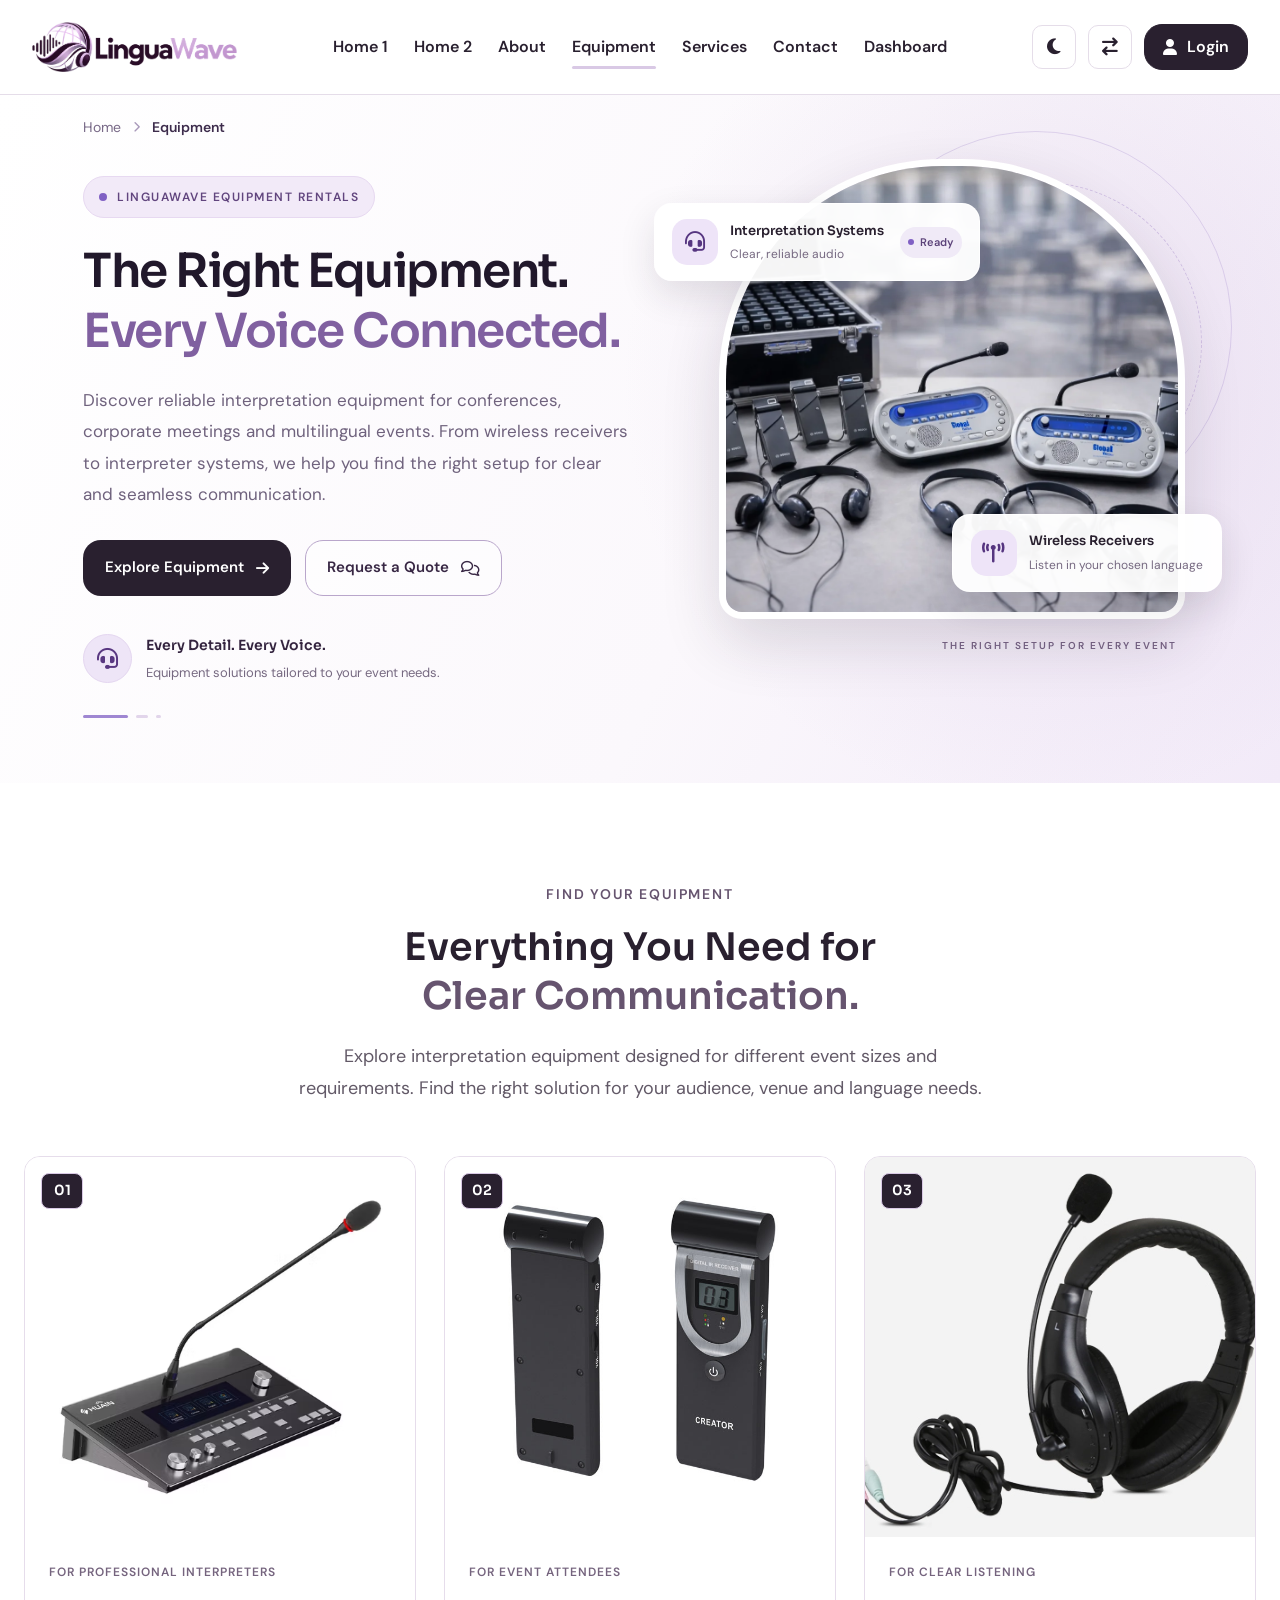
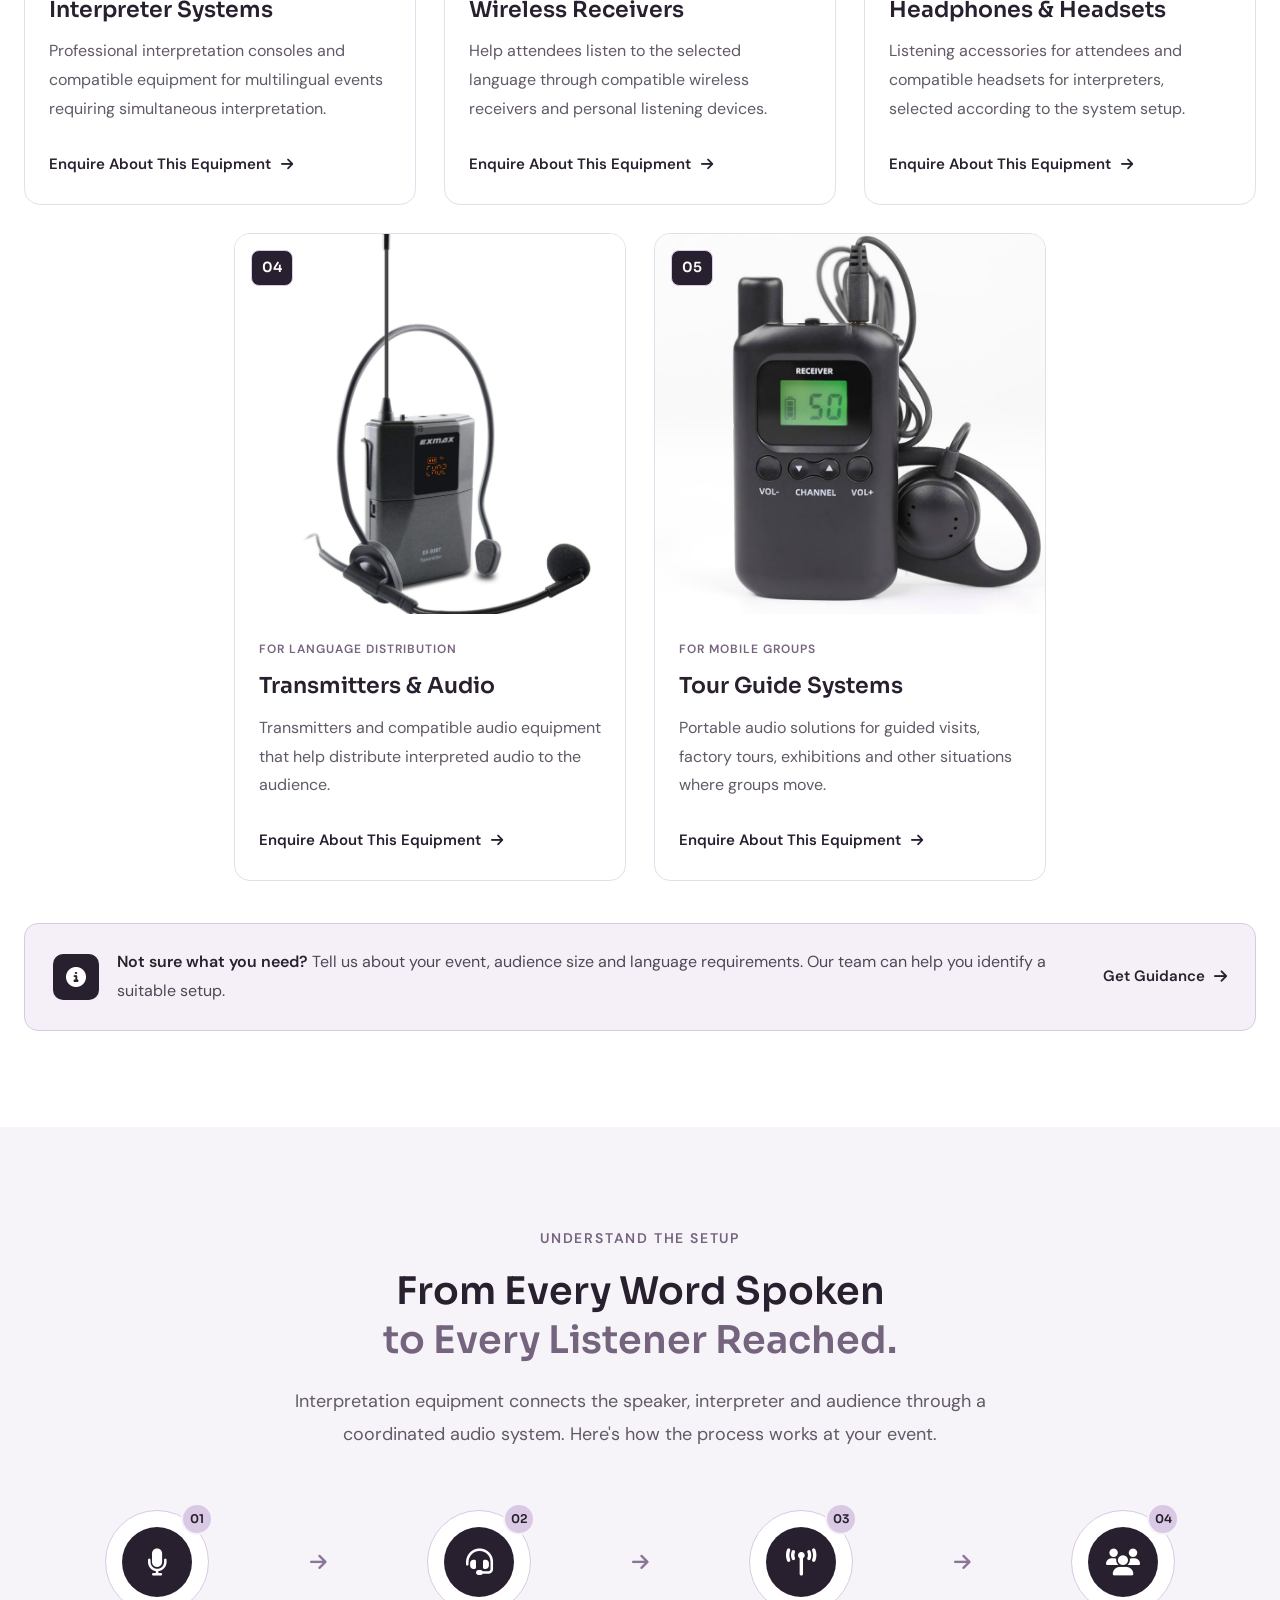
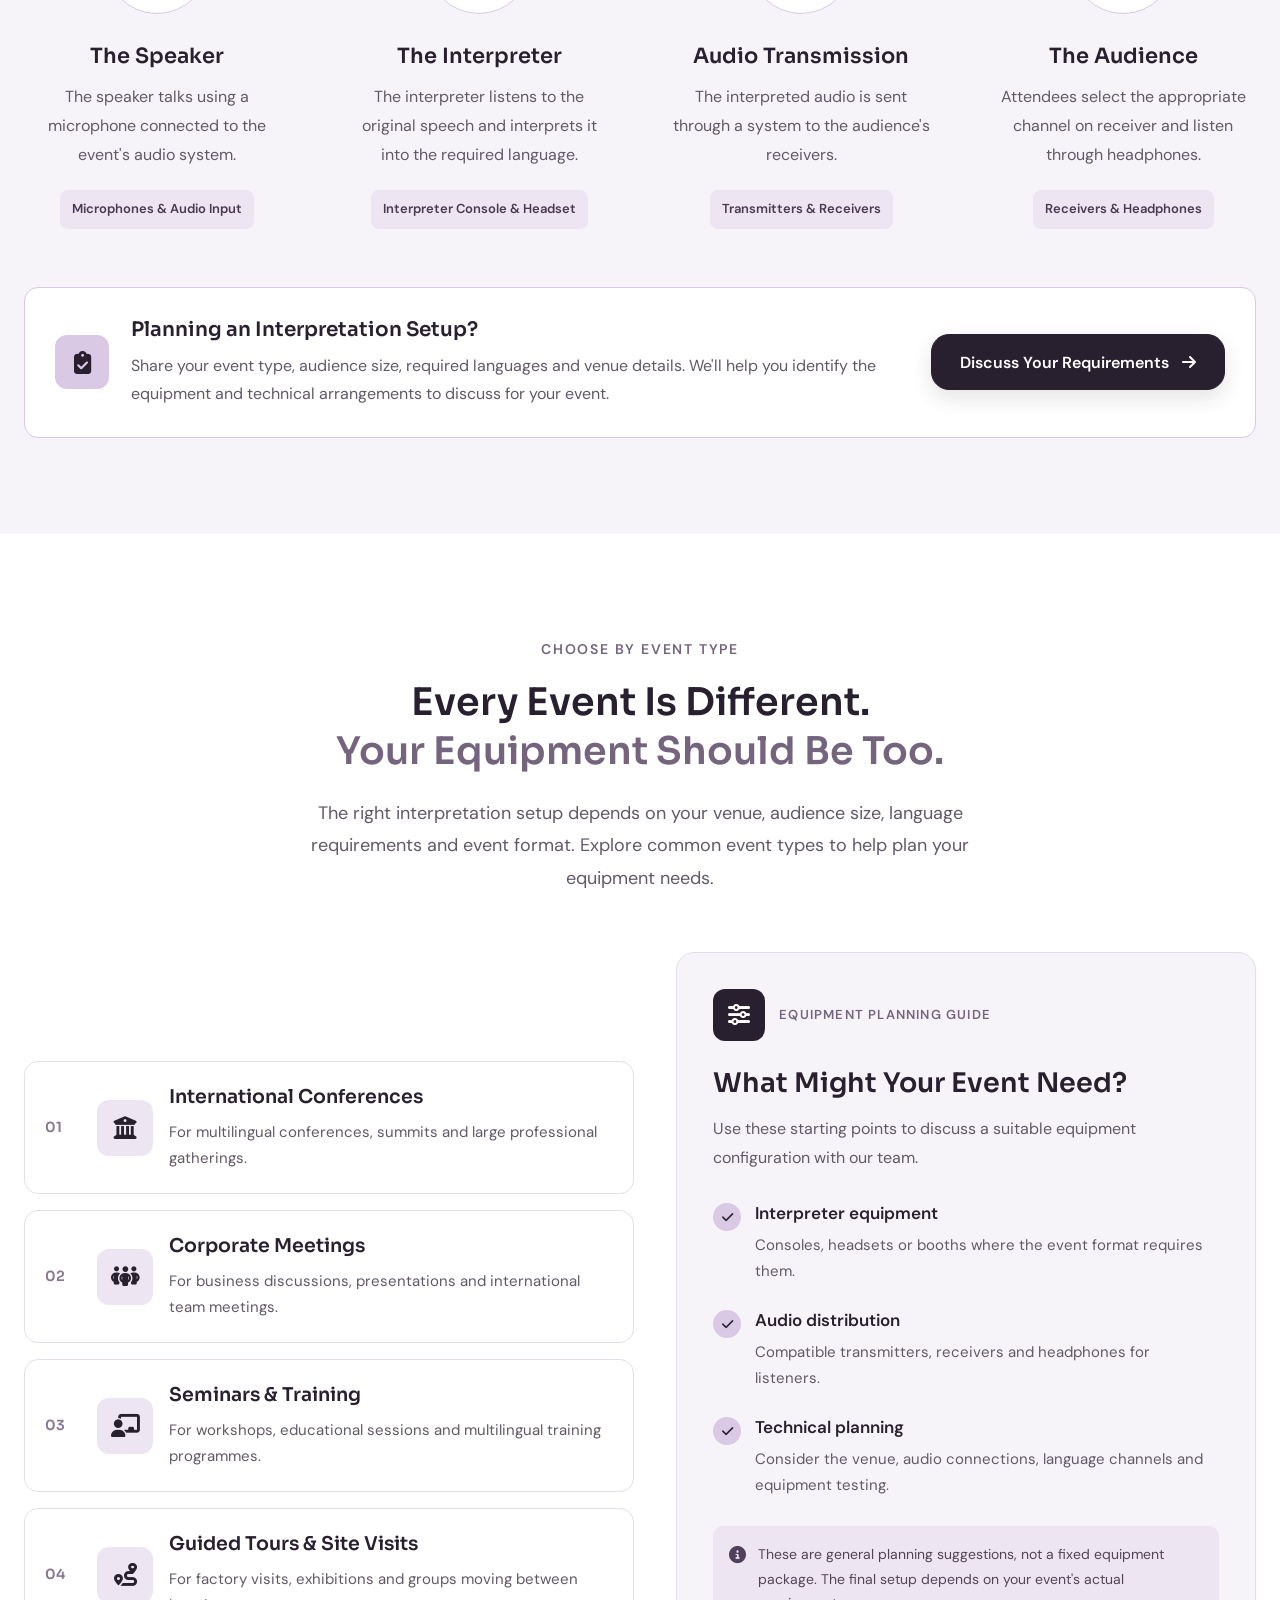
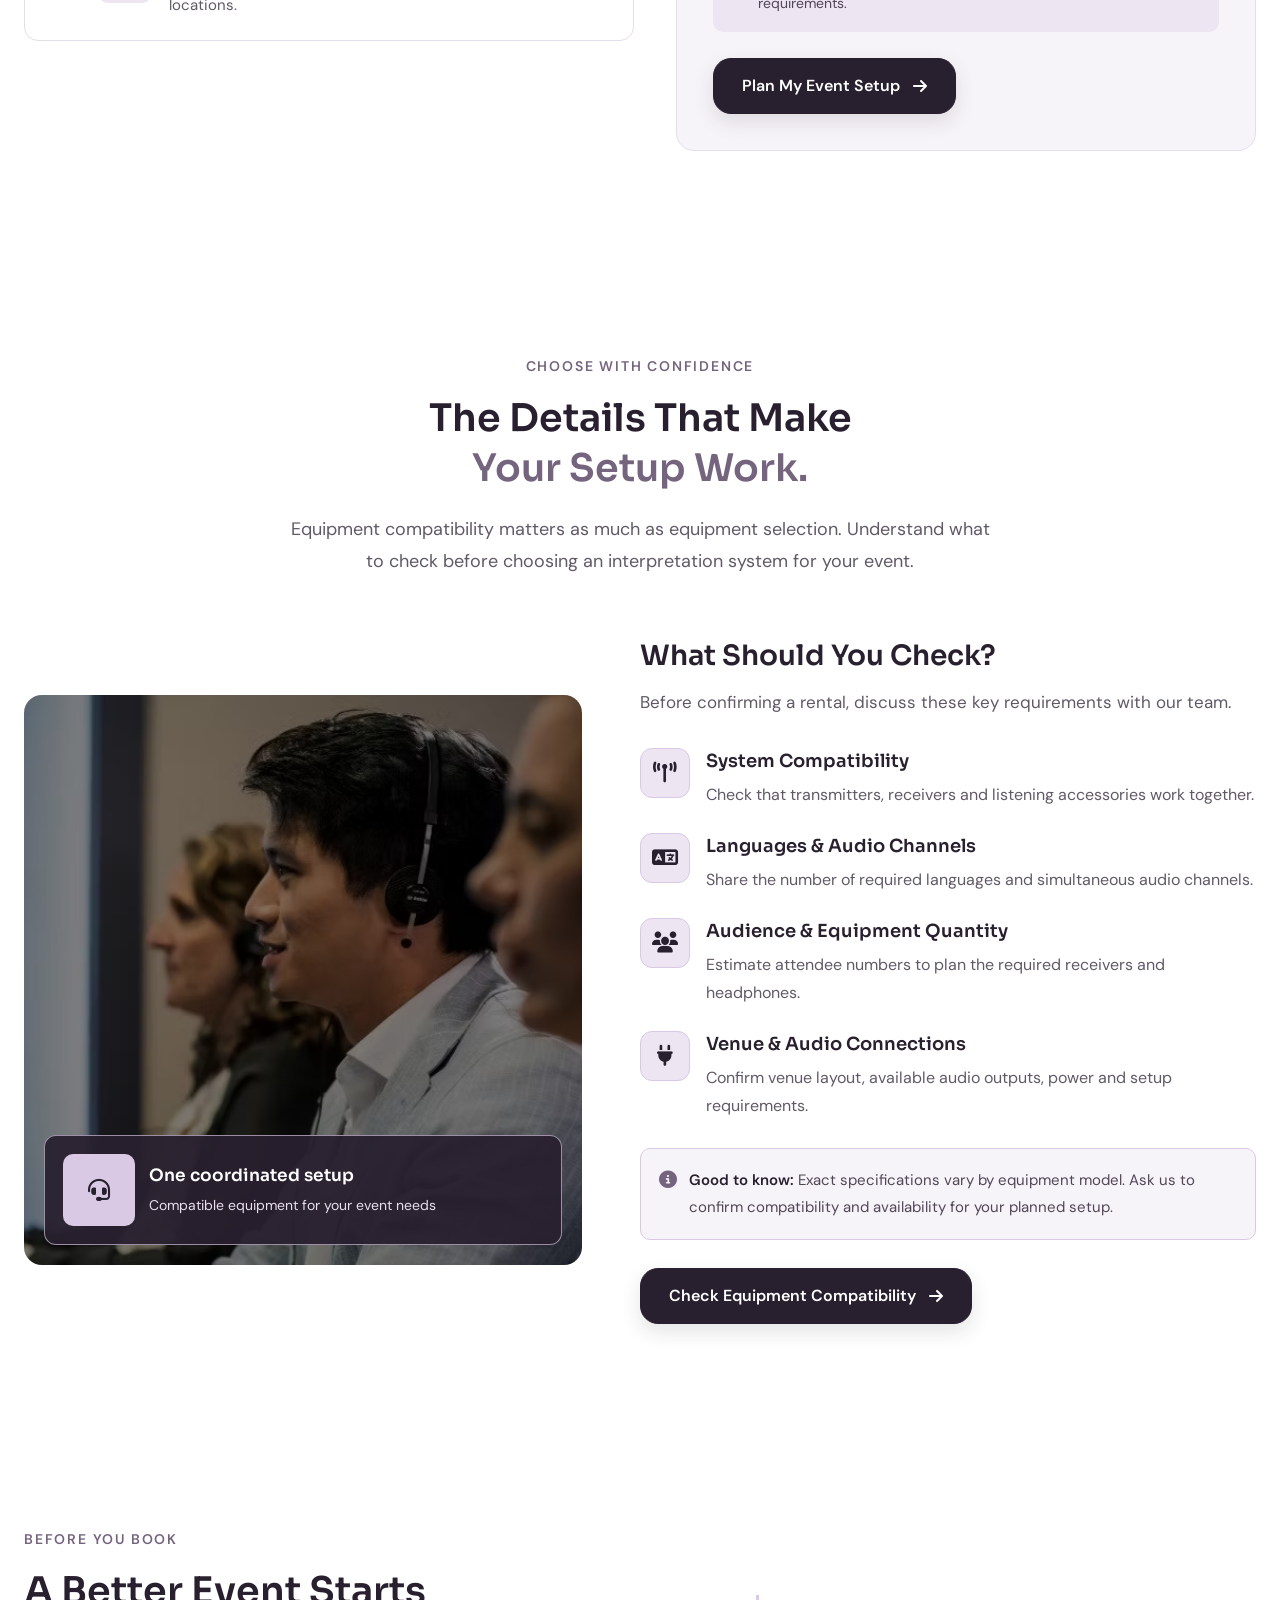
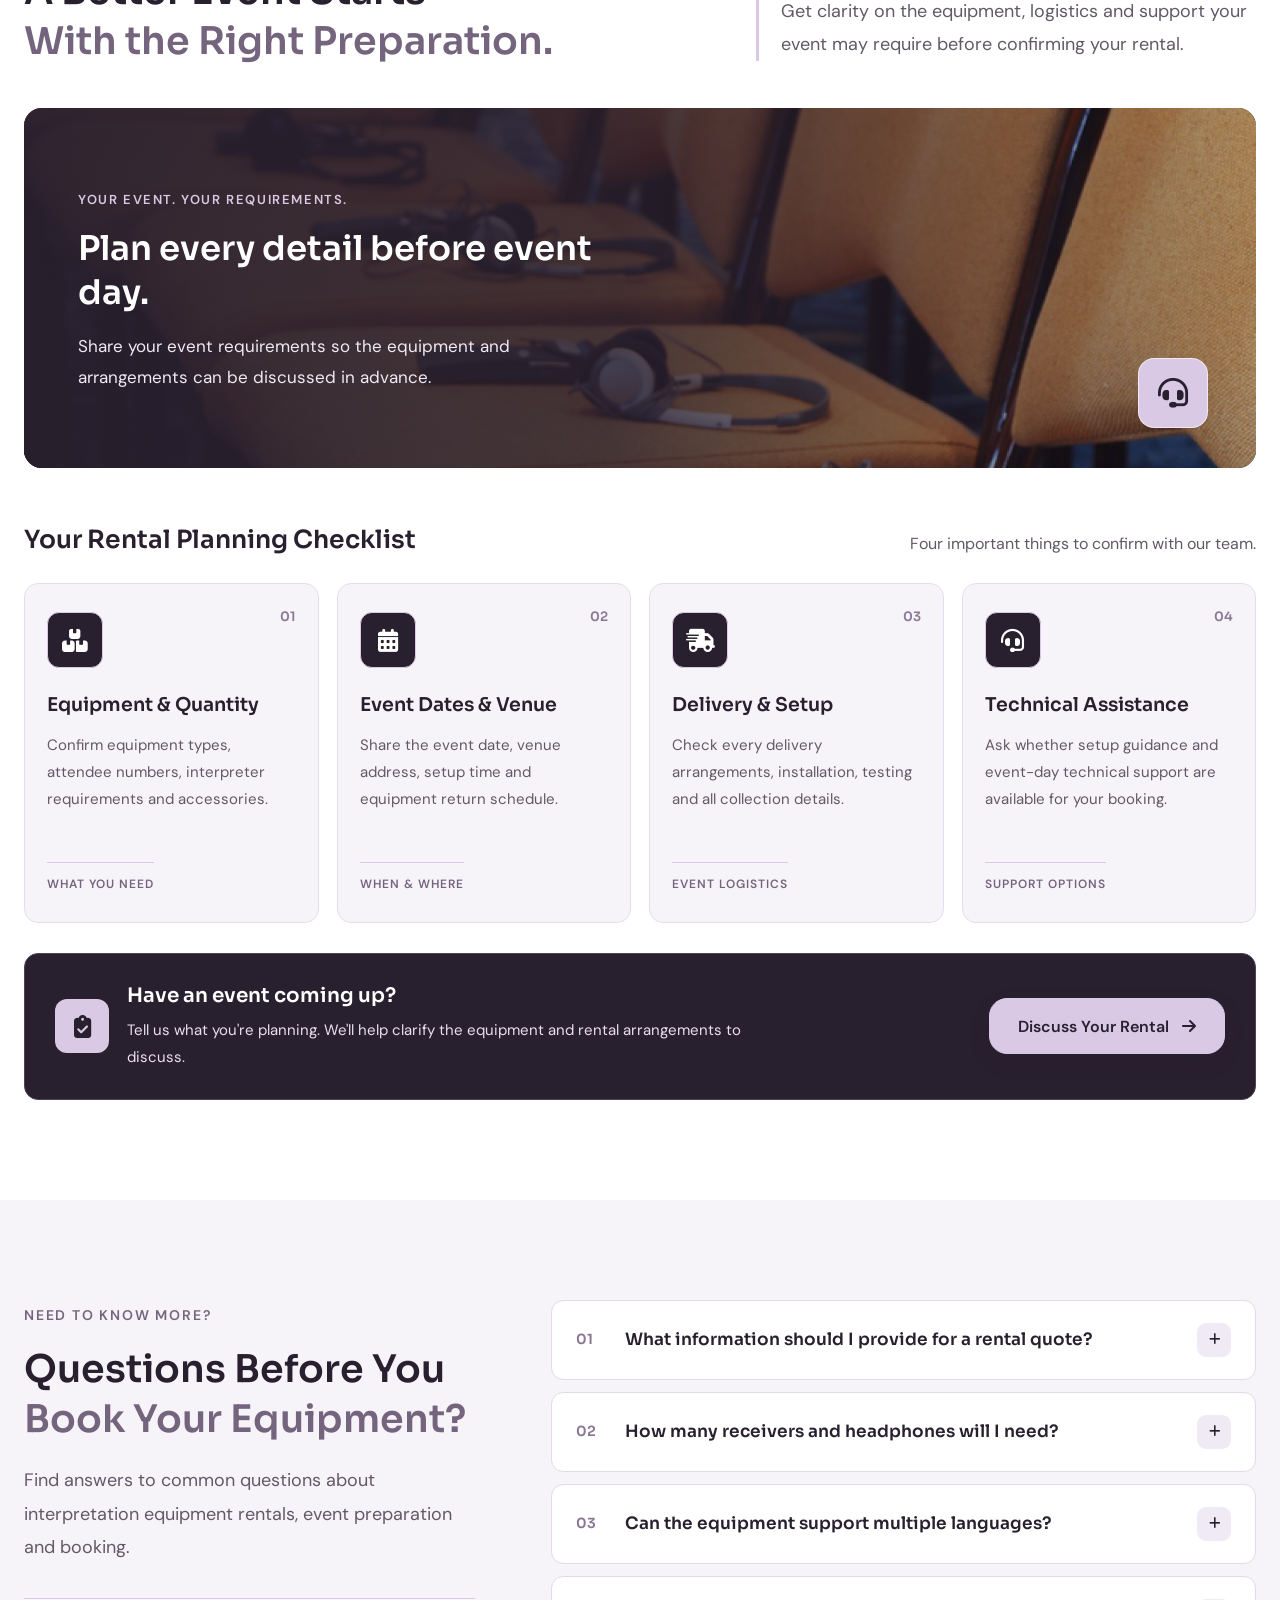
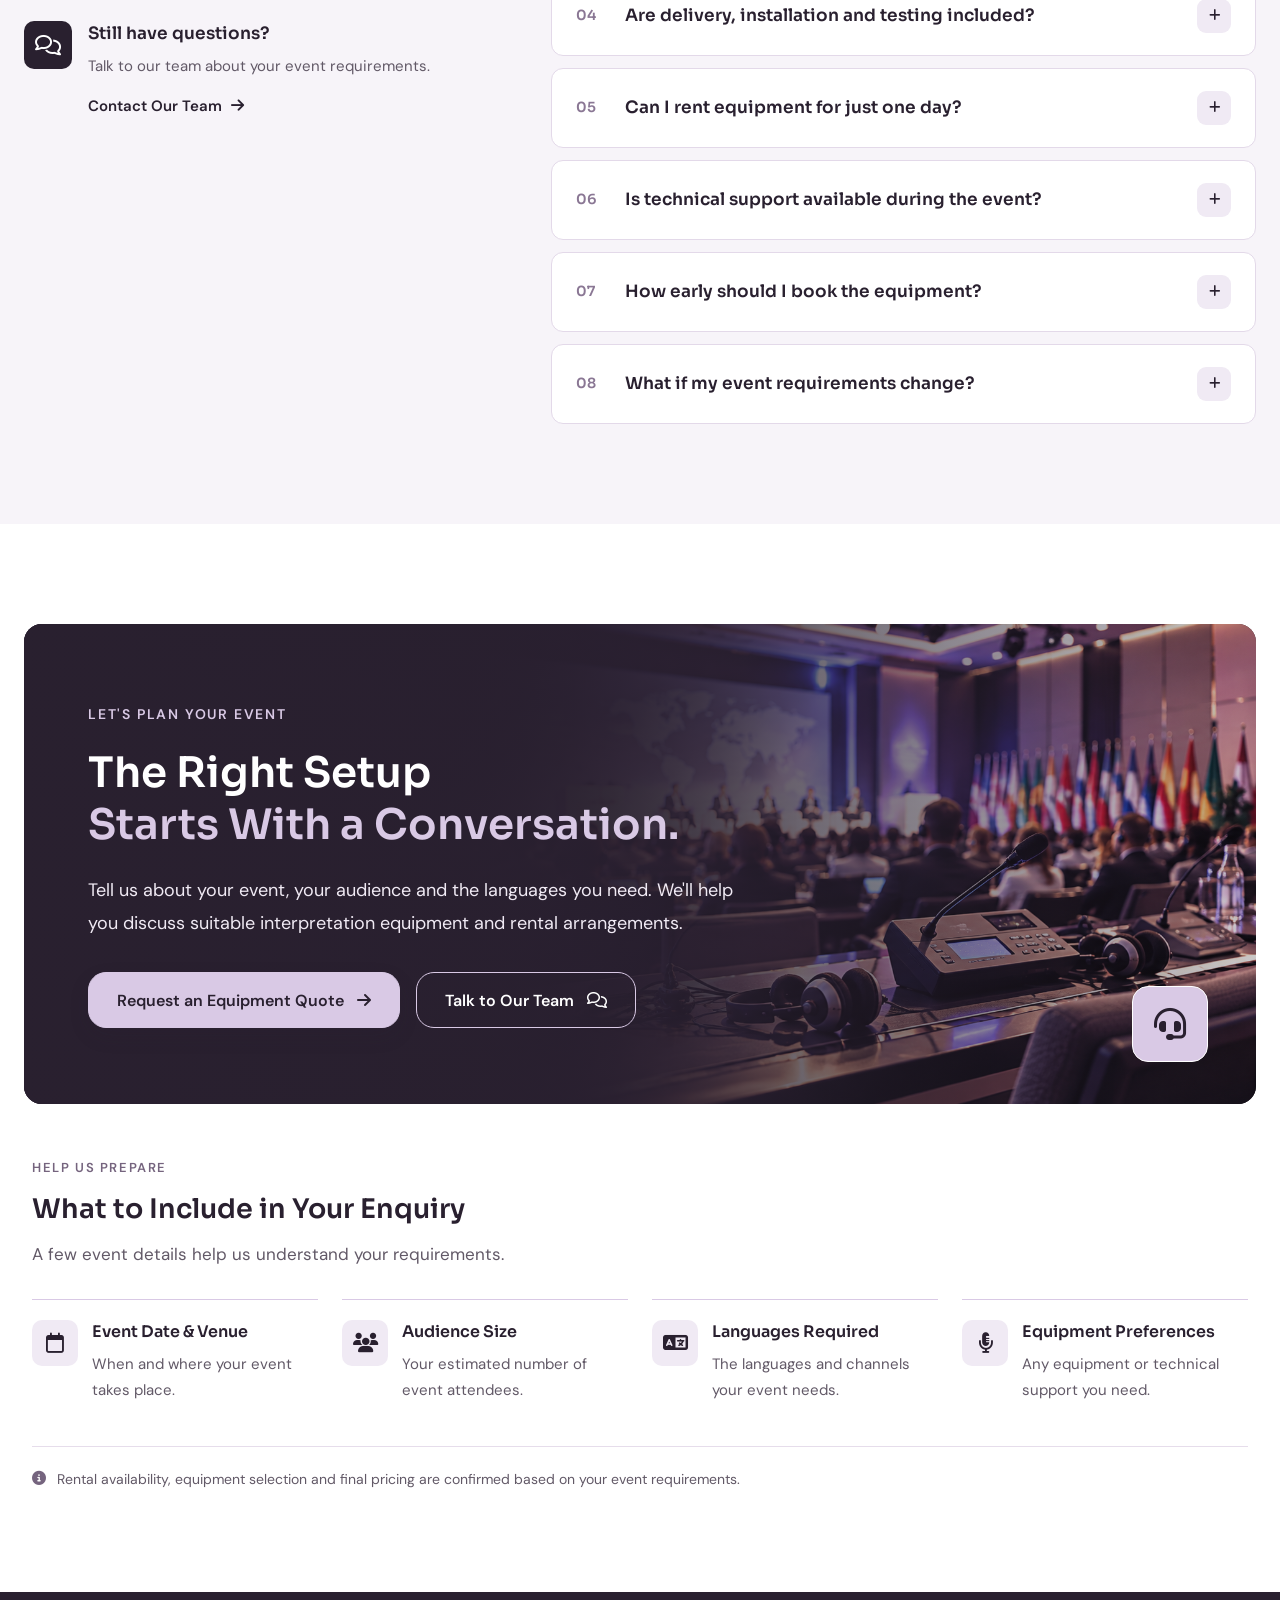
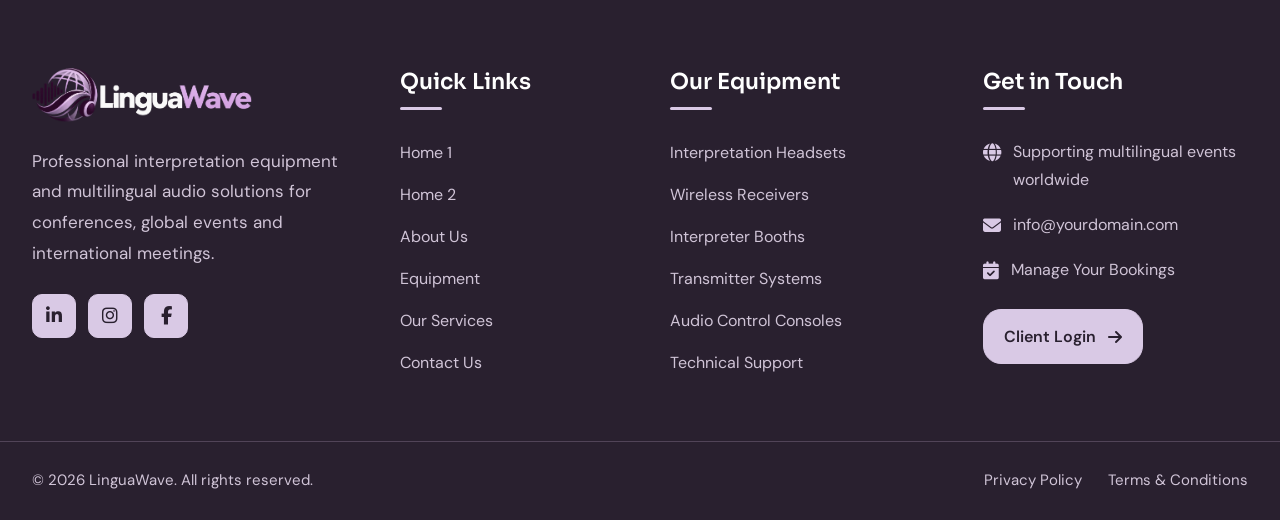
<file: equipment.html>
<!DOCTYPE html>
<html lang="en">

<head>
    <meta charset="UTF-8">
    <meta name="viewport" content="width=device-width, initial-scale=1.0">

    <title>LinguaWave</title>

    <meta name="description"
        content="Professional conference interpretation equipment rental, multilingual audio systems, interpreter booths and technical event support.">

    <!-- Favicon -->
    <link rel="icon" type="image/png" href="images/favicon.png">

    <!-- Google Fonts -->
    <link rel="preconnect" href="https://fonts.googleapis.com">
    <link rel="preconnect" href="https://fonts.gstatic.com" crossorigin>

    <link
        href="https://fonts.googleapis.com/css2?family=DM+Sans:wght@400;500;600;700&family=Sora:wght@400;500;600;700&display=swap"
        rel="stylesheet">

    <!-- Font Awesome -->
    <link rel="stylesheet" href="https://cdnjs.cloudflare.com/ajax/libs/font-awesome/6.7.2/css/all.min.css">

    <!-- Main CSS -->
    <link rel="stylesheet" href="css/style.css">
</head>

<body>

    <!-- =========================
     LinguaWave Header
========================== -->

    <header class="lw-header" id="lwHeader">
        <div class="lw-header-container">

            <!-- Logo -->
            <a href="index.html" class="lw-logo" aria-label="LinguaWave Home">
                <img src="images/logo.png" alt="LinguaWave Logo">
            </a>

            <!-- Desktop Navigation -->
            <nav class="lw-desktop-nav" aria-label="Main navigation">
                <a href="index.html" class="lw-nav-link active">Home 1</a>
                <a href="home-2.html" class="lw-nav-link">Home 2</a>
                <a href="about.html" class="lw-nav-link">About</a>
                <a href="equipment.html" class="lw-nav-link">Equipment</a>
                <a href="services.html" class="lw-nav-link">Services</a>
                <a href="contact.html" class="lw-nav-link">Contact</a>
                <a href="dashboard.html" class="lw-nav-link">Dashboard</a>
            </nav>

            <!-- Desktop Actions -->
            <div class="lw-desktop-actions">

                <button class="lw-icon-btn lw-theme-toggle" type="button" aria-label="Toggle dark mode"
                    title="Toggle dark mode">
                    <i class="fa-solid fa-moon"></i>
                </button>

                <button class="lw-icon-btn lw-rtl-toggle" type="button" aria-label="Toggle RTL layout"
                    title="Toggle RTL layout">
                    <i class="fa-solid fa-arrow-right-arrow-left"></i>
                </button>

                <a href="login.html" class="lw-login-btn">
                    <i class="fa-solid fa-user"></i>
                    <span>Login</span>
                </a>

            </div>

            <!-- Responsive Menu Toggle -->
            <button class="lw-menu-toggle" type="button" aria-label="Open navigation menu" aria-expanded="false"
                aria-controls="lwMobileMenu">
                <span></span>
                <span></span>
                <span></span>
            </button>

        </div>

        <!-- Responsive Menu Panel -->
        <div class="lw-mobile-menu" id="lwMobileMenu">

            <nav class="lw-mobile-nav" aria-label="Mobile navigation">
                <a href="index.html" class="lw-nav-link active">Home 1</a>
                <a href="home-2.html" class="lw-nav-link">Home 2</a>
                <a href="about.html" class="lw-nav-link">About</a>
                <a href="equipment.html" class="lw-nav-link">Equipment</a>
                <a href="services.html" class="lw-nav-link">Services</a>
                <a href="contact.html" class="lw-nav-link">Contact</a>
                <a href="dashboard.html" class="lw-nav-link">Dashboard</a>
            </nav>

            <!-- Mobile Actions -->
            <div class="lw-mobile-actions">

                <button class="lw-mobile-action lw-theme-toggle" type="button">
                    <i class="fa-solid fa-moon"></i>
                    <span>Dark Mode</span>
                </button>

                <button class="lw-mobile-action lw-rtl-toggle" type="button">
                    <i class="fa-solid fa-arrow-right-arrow-left"></i>
                    <span>RTL Layout</span>
                </button>

                <a href="login.html" class="lw-login-btn lw-mobile-login">
                    <i class="fa-solid fa-user"></i>
                    <span>Login</span>
                </a>

            </div>

        </div>
    </header>


    <!-- COMMON INNER PAGE HERO - EQUIPMENT PAGE -->
    <section class="lw-inner-hero" id="lwInnerHero">

        <div class="lwih-container">

            <!-- LEFT CONTENT -->
            <div class="lwih-content">

                <nav class="lwih-breadcrumb" aria-label="Breadcrumb">
                    <a href="index.html">Home</a>
                    <i class="fa-solid fa-chevron-right"></i>
                    <span>Equipment</span>
                </nav>

                <span class="lwih-eyebrow">
                    <span class="lwih-eyebrow-dot"></span>
                    LINGUAWAVE EQUIPMENT RENTALS
                </span>

                <h1>
                    The Right Equipment.
                    <span>Every Voice Connected.</span>
                </h1>

                <p class="lwih-description">
                    Discover reliable interpretation equipment for
                    conferences, corporate meetings and multilingual
                    events. From wireless receivers to interpreter
                    systems, we help you find the right setup for
                    clear and seamless communication.
                </p>

                <div class="lwih-actions">
                    <a href="#equipment-categories" class="lwih-primary-btn">
                        Explore Equipment
                        <i class="fa-solid fa-arrow-right"></i>
                    </a>

                    <a href="contact.html" class="lwih-secondary-btn">
                        Request a Quote
                        <i class="fa-regular fa-comments"></i>
                    </a>
                </div>

                <div class="lwih-trust-note">
                    <span class="lwih-trust-icon">
                        <i class="fa-solid fa-headset"></i>
                    </span>

                    <p>
                        <strong>Every Detail. Every Voice.</strong>
                        <span>Equipment solutions tailored to your event needs.</span>
                    </p>
                </div>

            </div>

            <!-- RIGHT VISUAL -->
            <div class="lwih-visual">

                <div class="lwih-image-frame">
                    <img src="images/equipment-hero-conference.jpg"
                        alt="Professional interpretation equipment for multilingual conferences" fetchpriority="high">
                </div>

                <!-- Floating equipment indicator -->
                <div class="lwih-language-card">
                    <span class="lwih-language-icon">
                        <i class="fa-solid fa-headset"></i>
                    </span>

                    <div class="lwih-language-copy">
                        <strong>Interpretation Systems</strong>
                        <span>Clear, reliable audio</span>
                    </div>

                    <span class="lwih-live-indicator">
                        <span></span>
                        Ready
                    </span>
                </div>

                <!-- Floating channel card -->
                <div class="lwih-channel-card">
                    <span class="lwih-channel-icon">
                        <i class="fa-solid fa-tower-broadcast"></i>
                    </span>

                    <div>
                        <strong>Wireless Receivers</strong>
                        <span>Listen in your chosen language</span>
                    </div>
                </div>

                <!-- Decorative orbit -->
                <div class="lwih-orbit lwih-orbit-one"></div>
                <div class="lwih-orbit lwih-orbit-two"></div>

                <span class="lwih-visual-caption">
                    THE RIGHT SETUP FOR EVERY EVENT
                </span>

            </div>

        </div>

        <!-- Bottom decorative line -->
        <div class="lwih-bottom-rule">
            <span></span>
            <span></span>
            <span></span>
        </div>

    </section>


    <!-- SECTION 2: EQUIPMENT CATEGORIES -->
    <section class="lwe-categories" id="equipment-categories">

        <div class="lwe-categories-container">

            <!-- Section Heading -->
            <div class="lwe-categories-heading">
                <span class="lwe-categories-eyebrow">
                    FIND YOUR EQUIPMENT
                </span>

                <h2>
                    Everything You Need for
                    <span>Clear Communication.</span>
                </h2>

                <p>
                    Explore interpretation equipment designed for different
                    event sizes and requirements. Find the right solution
                    for your audience, venue and language needs.
                </p>
            </div>

            <!-- Featured Equipment -->
            <div class="lwe-categories-grid">

                <!-- Card 1 -->
                <article class="lwe-category-card lwe-category-featured">

                    <div class="lwe-category-image">
                        <img src="images/equipment-interpreter-system.jpg"
                            alt="Interpreter console and simultaneous interpretation equipment" loading="lazy">

                        <span class="lwe-category-number">01</span>
                    </div>

                    <div class="lwe-category-content">
                        <span class="lwe-category-label">
                            FOR PROFESSIONAL INTERPRETERS
                        </span>

                        <h3>Interpreter Systems</h3>

                        <p>
                            Professional interpretation consoles and
                            compatible equipment for multilingual events
                            requiring simultaneous interpretation.
                        </p>

                        <a href="#equipment-enquiry" class="lwe-category-link">
                            Enquire About This Equipment
                            <i class="fa-solid fa-arrow-right" aria-hidden="true"></i>
                        </a>
                    </div>

                </article>

                <!-- Card 2 -->
                <article class="lwe-category-card">

                    <div class="lwe-category-image">
                        <img src="images/equipment-wireless-receivers.jpg"
                            alt="Wireless interpretation receivers for conference attendees" loading="lazy">

                        <span class="lwe-category-number">02</span>
                    </div>

                    <div class="lwe-category-content">
                        <span class="lwe-category-label">
                            FOR EVENT ATTENDEES
                        </span>

                        <h3>Wireless Receivers</h3>

                        <p>
                            Help attendees listen to the selected language
                            through compatible wireless receivers and
                            personal listening devices.
                        </p>

                        <a href="#equipment-enquiry" class="lwe-category-link">
                            Enquire About This Equipment
                            <i class="fa-solid fa-arrow-right" aria-hidden="true"></i>
                        </a>
                    </div>

                </article>

                <!-- Card 3 -->
                <article class="lwe-category-card">

                    <div class="lwe-category-image">
                        <img src="images/equipment-headphones.jpg"
                            alt="Headphones for conference interpretation systems" loading="lazy">

                        <span class="lwe-category-number">03</span>
                    </div>

                    <div class="lwe-category-content">
                        <span class="lwe-category-label">
                            FOR CLEAR LISTENING
                        </span>

                        <h3>Headphones & Headsets</h3>

                        <p>
                            Listening accessories for attendees and
                            compatible headsets for interpreters,
                            selected according to the system setup.
                        </p>

                        <a href="#equipment-enquiry" class="lwe-category-link">
                            Enquire About This Equipment
                            <i class="fa-solid fa-arrow-right" aria-hidden="true"></i>
                        </a>
                    </div>

                </article>

                <!-- Card 4 -->
                <article class="lwe-category-card">

                    <div class="lwe-category-image">
                        <img src="images/equipment-transmitters.jpg"
                            alt="Wireless audio transmitter for interpretation systems" loading="lazy">

                        <span class="lwe-category-number">04</span>
                    </div>

                    <div class="lwe-category-content">
                        <span class="lwe-category-label">
                            FOR LANGUAGE DISTRIBUTION
                        </span>

                        <h3>Transmitters & Audio</h3>

                        <p>
                            Transmitters and compatible audio equipment
                            that help distribute interpreted audio
                            to the audience.
                        </p>

                        <a href="#equipment-enquiry" class="lwe-category-link">
                            Enquire About This Equipment
                            <i class="fa-solid fa-arrow-right" aria-hidden="true"></i>
                        </a>
                    </div>

                </article>

                <!-- Card 5 -->
                <article class="lwe-category-card">

                    <div class="lwe-category-image">
                        <img src="images/equipment-tour-guide.jpg"
                            alt="Portable tour guide audio interpretation equipment" loading="lazy">

                        <span class="lwe-category-number">05</span>
                    </div>

                    <div class="lwe-category-content">
                        <span class="lwe-category-label">
                            FOR MOBILE GROUPS
                        </span>

                        <h3>Tour Guide Systems</h3>

                        <p>
                            Portable audio solutions for guided visits,
                            factory tours, exhibitions and other
                            situations where groups move.
                        </p>

                        <a href="#equipment-enquiry" class="lwe-category-link">
                            Enquire About This Equipment
                            <i class="fa-solid fa-arrow-right" aria-hidden="true"></i>
                        </a>
                    </div>

                </article>

            </div>

            <!-- Helpful Note -->
            <div class="lwe-categories-note">
                <span class="lwe-categories-note-icon">
                    <i class="fa-solid fa-circle-info" aria-hidden="true"></i>
                </span>

                <p>
                    <strong>Not sure what you need?</strong>
                    Tell us about your event, audience size and language
                    requirements. Our team can help you identify a suitable setup.
                </p>

                <a href="contact.html" class="lwe-categories-note-link">
                    Get Guidance
                    <i class="fa-solid fa-arrow-right" aria-hidden="true"></i>
                </a>
            </div>

        </div>

    </section>


    <!-- SECTION 3: HOW INTERPRETATION EQUIPMENT WORKS -->
    <section class="lwe-process" id="how-equipment-works">

        <div class="lwe-process-container">

            <!-- Heading -->
            <div class="lwe-process-heading">
                <span class="lwe-process-eyebrow">
                    UNDERSTAND THE SETUP
                </span>

                <h2>
                    From Every Word Spoken
                    <span>to Every Listener Reached.</span>
                </h2>

                <p>
                    Interpretation equipment connects the speaker,
                    interpreter and audience through a coordinated audio
                    system. Here's how the process works at your event.
                </p>
            </div>

            <!-- Process Steps -->
            <div class="lwe-process-flow">

                <!-- Step 1 -->
                <article class="lwe-process-step">
                    <div class="lwe-process-visual">
                        <span class="lwe-process-number">01</span>
                        <span class="lwe-process-icon">
                            <i class="fa-solid fa-microphone" aria-hidden="true"></i>
                        </span>
                    </div>

                    <h3>The Speaker</h3>

                    <p>
                        The speaker talks using a microphone connected
                        to the event's audio system.
                    </p>

                    <span class="lwe-process-equipment">
                        Microphones & Audio Input
                    </span>
                </article>

                <div class="lwe-process-connector" aria-hidden="true">
                    <i class="fa-solid fa-arrow-right"></i>
                </div>

                <!-- Step 2 -->
                <article class="lwe-process-step">
                    <div class="lwe-process-visual">
                        <span class="lwe-process-number">02</span>
                        <span class="lwe-process-icon">
                            <i class="fa-solid fa-headset" aria-hidden="true"></i>
                        </span>
                    </div>

                    <h3>The Interpreter</h3>

                    <p>
                        The interpreter listens to the original speech
                        and interprets it into the required language.
                    </p>

                    <span class="lwe-process-equipment">
                        Interpreter Console & Headset
                    </span>
                </article>

                <div class="lwe-process-connector" aria-hidden="true">
                    <i class="fa-solid fa-arrow-right"></i>
                </div>

                <!-- Step 3 -->
                <article class="lwe-process-step">
                    <div class="lwe-process-visual">
                        <span class="lwe-process-number">03</span>
                        <span class="lwe-process-icon">
                            <i class="fa-solid fa-tower-broadcast" aria-hidden="true"></i>
                        </span>
                    </div>

                    <h3>Audio Transmission</h3>

                    <p>
                        The interpreted audio is sent through a system to the audience's receivers.
                    </p>

                    <span class="lwe-process-equipment">
                        Transmitters & Receivers
                    </span>
                </article>

                <div class="lwe-process-connector" aria-hidden="true">
                    <i class="fa-solid fa-arrow-right"></i>
                </div>

                <!-- Step 4 -->
                <article class="lwe-process-step">
                    <div class="lwe-process-visual">
                        <span class="lwe-process-number">04</span>
                        <span class="lwe-process-icon">
                            <i class="fa-solid fa-users" aria-hidden="true"></i>
                        </span>
                    </div>

                    <h3>The Audience</h3>

                    <p>
                        Attendees select the appropriate channel on receiver and listen through headphones.
                    </p>

                    <span class="lwe-process-equipment">
                        Receivers & Headphones
                    </span>
                </article>

            </div>

            <!-- Useful information panel -->
            <div class="lwe-process-help">

                <div class="lwe-process-help-icon">
                    <i class="fa-solid fa-clipboard-check" aria-hidden="true"></i>
                </div>

                <div class="lwe-process-help-content">
                    <h3>Planning an Interpretation Setup?</h3>

                    <p>
                        Share your event type, audience size, required
                        languages and venue details. We'll help you identify
                        the equipment and technical arrangements to discuss
                        for your event.
                    </p>
                </div>

                <a href="contact.html" class="lw-btn lw-btn-primary">
                    Discuss Your Requirements
                    <i class="fa-solid fa-arrow-right" aria-hidden="true"></i>
                </a>

            </div>

        </div>

    </section>


    <!-- SECTION 4: EVENT-BASED EQUIPMENT GUIDE -->
    <section class="lwe-event-guide" id="event-equipment-guide">

        <div class="lwe-event-guide-container">

            <div class="lwe-event-guide-heading">
                <span class="lwe-event-guide-eyebrow">
                    CHOOSE BY EVENT TYPE
                </span>

                <h2>
                    Every Event Is Different.
                    <span>Your Equipment Should Be Too.</span>
                </h2>

                <p>
                    The right interpretation setup depends on your venue,
                    audience size, language requirements and event format.
                    Explore common event types to help plan your equipment needs.
                </p>
            </div>

            <div class="lwe-event-guide-layout">

                <!-- Left: Event selector -->
                <div class="lwe-event-guide-list">

                    <article class="lwe-event-option">
                        <span class="lwe-event-option-number">01</span>

                        <div class="lwe-event-option-icon">
                            <i class="fa-solid fa-building-columns" aria-hidden="true"></i>
                        </div>

                        <div class="lwe-event-option-copy">
                            <h3>International Conferences</h3>
                            <p>
                                For multilingual conferences, summits and
                                large professional gatherings.
                            </p>
                        </div>
                    </article>

                    <article class="lwe-event-option">
                        <span class="lwe-event-option-number">02</span>

                        <div class="lwe-event-option-icon">
                            <i class="fa-solid fa-people-group" aria-hidden="true"></i>
                        </div>

                        <div class="lwe-event-option-copy">
                            <h3>Corporate Meetings</h3>
                            <p>
                                For business discussions, presentations
                                and international team meetings.
                            </p>
                        </div>
                    </article>

                    <article class="lwe-event-option">
                        <span class="lwe-event-option-number">03</span>

                        <div class="lwe-event-option-icon">
                            <i class="fa-solid fa-chalkboard-user" aria-hidden="true"></i>
                        </div>

                        <div class="lwe-event-option-copy">
                            <h3>Seminars & Training</h3>
                            <p>
                                For workshops, educational sessions
                                and multilingual training programmes.
                            </p>
                        </div>
                    </article>

                    <article class="lwe-event-option">
                        <span class="lwe-event-option-number">04</span>

                        <div class="lwe-event-option-icon">
                            <i class="fa-solid fa-route" aria-hidden="true"></i>
                        </div>

                        <div class="lwe-event-option-copy">
                            <h3>Guided Tours & Site Visits</h3>
                            <p>
                                For factory visits, exhibitions and
                                groups moving between locations.
                            </p>
                        </div>
                    </article>

                </div>

                <!-- Right: Equipment guidance -->
                <div class="lwe-event-guide-panel">

                    <div class="lwe-event-guide-panel-top">
                        <span class="lwe-event-guide-panel-icon">
                            <i class="fa-solid fa-sliders" aria-hidden="true"></i>
                        </span>

                        <span class="lwe-event-guide-panel-label">
                            EQUIPMENT PLANNING GUIDE
                        </span>
                    </div>

                    <h3>What Might Your Event Need?</h3>

                    <p class="lwe-event-guide-panel-description">
                        Use these starting points to discuss a suitable
                        equipment configuration with our team.
                    </p>

                    <div class="lwe-event-guide-recommendations">

                        <div class="lwe-event-guide-recommendation">
                            <span class="lwe-event-guide-check">
                                <i class="fa-solid fa-check" aria-hidden="true"></i>
                            </span>

                            <div>
                                <strong>Interpreter equipment</strong>
                                <p>
                                    Consoles, headsets or booths where
                                    the event format requires them.
                                </p>
                            </div>
                        </div>

                        <div class="lwe-event-guide-recommendation">
                            <span class="lwe-event-guide-check">
                                <i class="fa-solid fa-check" aria-hidden="true"></i>
                            </span>

                            <div>
                                <strong>Audio distribution</strong>
                                <p>
                                    Compatible transmitters, receivers
                                    and headphones for listeners.
                                </p>
                            </div>
                        </div>

                        <div class="lwe-event-guide-recommendation">
                            <span class="lwe-event-guide-check">
                                <i class="fa-solid fa-check" aria-hidden="true"></i>
                            </span>

                            <div>
                                <strong>Technical planning</strong>
                                <p>
                                    Consider the venue, audio connections,
                                    language channels and equipment testing.
                                </p>
                            </div>
                        </div>

                    </div>

                    <div class="lwe-event-guide-reminder">
                        <i class="fa-solid fa-circle-info" aria-hidden="true"></i>

                        <p>
                            These are general planning suggestions, not a
                            fixed equipment package. The final setup depends
                            on your event's actual requirements.
                        </p>
                    </div>

                    <a href="contact.html" class="lw-btn lw-btn-primary lwe-event-guide-cta">
                        Plan My Event Setup
                        <i class="fa-solid fa-arrow-right" aria-hidden="true"></i>
                    </a>

                </div>

            </div>

        </div>

    </section>


    <!-- SECTION 5: EQUIPMENT FEATURES & COMPATIBILITY -->
    <section class="lwe-compatibility" id="equipment-compatibility">

        <div class="lwe-compatibility-container">

            <div class="lwe-compatibility-heading">
                <span class="lwe-compatibility-eyebrow">
                    CHOOSE WITH CONFIDENCE
                </span>

                <h2>
                    The Details That Make
                    <span>Your Setup Work.</span>
                </h2>

                <p>
                    Equipment compatibility matters as much as equipment
                    selection. Understand what to check before choosing
                    an interpretation system for your event.
                </p>
            </div>

            <div class="lwe-compatibility-layout">

                <!-- Left: Equipment image -->
                <div class="lwe-compatibility-visual">

                    <img src="images/equipment-compatibility.jpg"
                        alt="Professional interpretation receivers, headphones and wireless audio equipment"
                        loading="lazy">

                    <div class="lwe-compatibility-image-caption">
                        <span class="lwe-compatibility-caption-icon">
                            <i class="fa-solid fa-headset" aria-hidden="true"></i>
                        </span>

                        <div>
                            <strong>One coordinated setup</strong>
                            <span>Compatible equipment for your event needs</span>
                        </div>
                    </div>

                </div>

                <!-- Right: Practical checklist -->
                <div class="lwe-compatibility-content">

                    <h3>What Should You Check?</h3>

                    <p class="lwe-compatibility-intro">
                        Before confirming a rental, discuss these key
                        requirements with our team.
                    </p>

                    <div class="lwe-compatibility-list">

                        <article class="lwe-compatibility-item">
                            <span class="lwe-compatibility-item-icon">
                                <i class="fa-solid fa-tower-broadcast" aria-hidden="true"></i>
                            </span>

                            <div>
                                <h4>System Compatibility</h4>
                                <p>
                                    Check that transmitters, receivers and
                                    listening accessories work together.
                                </p>
                            </div>
                        </article>

                        <article class="lwe-compatibility-item">
                            <span class="lwe-compatibility-item-icon">
                                <i class="fa-solid fa-language" aria-hidden="true"></i>
                            </span>

                            <div>
                                <h4>Languages & Audio Channels</h4>
                                <p>
                                    Share the number of required languages
                                    and simultaneous audio channels.
                                </p>
                            </div>
                        </article>

                        <article class="lwe-compatibility-item">
                            <span class="lwe-compatibility-item-icon">
                                <i class="fa-solid fa-users" aria-hidden="true"></i>
                            </span>

                            <div>
                                <h4>Audience & Equipment Quantity</h4>
                                <p>
                                    Estimate attendee numbers to plan the
                                    required receivers and headphones.
                                </p>
                            </div>
                        </article>

                        <article class="lwe-compatibility-item">
                            <span class="lwe-compatibility-item-icon">
                                <i class="fa-solid fa-plug" aria-hidden="true"></i>
                            </span>

                            <div>
                                <h4>Venue & Audio Connections</h4>
                                <p>
                                    Confirm venue layout, available audio
                                    outputs, power and setup requirements.
                                </p>
                            </div>
                        </article>

                    </div>

                    <div class="lwe-compatibility-tip">
                        <i class="fa-solid fa-circle-info" aria-hidden="true"></i>

                        <p>
                            <strong>Good to know:</strong>
                            Exact specifications vary by equipment model.
                            Ask us to confirm compatibility and availability
                            for your planned setup.
                        </p>
                    </div>

                    <a href="contact.html" class="lw-btn lw-btn-primary lwe-compatibility-cta">
                        Check Equipment Compatibility
                        <i class="fa-solid fa-arrow-right" aria-hidden="true"></i>
                    </a>

                </div>

            </div>

        </div>

    </section>


    <!-- SECTION 6: RENTAL PLANNING CHECKLIST -->
    <section class="lwe-rental-plan" id="rental-inclusions">

        <div class="lwe-rental-plan-container">

            <!-- Top editorial header -->
            <div class="lwe-rental-plan-header">

                <div class="lwe-rental-plan-heading">
                    <span class="lwe-rental-plan-eyebrow">
                        BEFORE YOU BOOK
                    </span>

                    <h2>
                        A Better Event Starts
                        <span>With the Right Preparation.</span>
                    </h2>
                </div>

                <p class="lwe-rental-plan-intro">
                    Get clarity on the equipment, logistics and support
                    your event may require before confirming your rental.
                </p>

            </div>

            <!-- Wide visual banner -->
            <div class="lwe-rental-plan-banner">

                <img src="images/equipment-rental-preparation.jpg"
                    alt="Interpretation equipment being prepared for a multilingual event" loading="lazy">

                <div class="lwe-rental-plan-banner-overlay"></div>

                <div class="lwe-rental-plan-banner-content">
                    <span>YOUR EVENT. YOUR REQUIREMENTS.</span>

                    <h3>
                        Plan every detail
                        before event day.
                    </h3>

                    <p>
                        Share your event requirements so the equipment
                        and arrangements can be discussed in advance.
                    </p>
                </div>

                <div class="lwe-rental-plan-banner-mark">
                    <i class="fa-solid fa-headset" aria-hidden="true"></i>
                </div>

            </div>

            <!-- Checklist heading -->
            <div class="lwe-rental-plan-list-heading">
                <h3>Your Rental Planning Checklist</h3>

                <p>
                    Four important things to confirm with our team.
                </p>
            </div>

            <!-- Horizontal checklist grid -->
            <div class="lwe-rental-plan-grid">

                <article class="lwe-rental-plan-card">
                    <span class="lwe-rental-plan-number">01</span>

                    <div class="lwe-rental-plan-icon">
                        <i class="fa-solid fa-boxes-stacked" aria-hidden="true"></i>
                    </div>

                    <h4>Equipment & Quantity</h4>

                    <p>
                        Confirm equipment types, attendee numbers,
                        interpreter requirements and accessories.
                    </p>

                    <span class="lwe-rental-plan-tag">
                        WHAT YOU NEED
                    </span>
                </article>

                <article class="lwe-rental-plan-card">
                    <span class="lwe-rental-plan-number">02</span>

                    <div class="lwe-rental-plan-icon">
                        <i class="fa-solid fa-calendar-days" aria-hidden="true"></i>
                    </div>

                    <h4>Event Dates & Venue</h4>

                    <p>
                        Share the event date, venue address, setup time
                        and equipment return schedule.
                    </p>

                    <span class="lwe-rental-plan-tag">
                        WHEN & WHERE
                    </span>
                </article>

                <article class="lwe-rental-plan-card">
                    <span class="lwe-rental-plan-number">03</span>

                    <div class="lwe-rental-plan-icon">
                        <i class="fa-solid fa-truck-fast" aria-hidden="true"></i>
                    </div>

                    <h4>Delivery & Setup</h4>

                    <p>
                        Check every delivery arrangements, installation, testing and all collection details.
                    </p>

                    <span class="lwe-rental-plan-tag">
                        EVENT LOGISTICS
                    </span>
                </article>

                <article class="lwe-rental-plan-card">
                    <span class="lwe-rental-plan-number">04</span>

                    <div class="lwe-rental-plan-icon">
                        <i class="fa-solid fa-headset" aria-hidden="true"></i>
                    </div>

                    <h4>Technical Assistance</h4>

                    <p>
                        Ask whether setup guidance and event-day
                        technical support are available for your booking.
                    </p>

                    <span class="lwe-rental-plan-tag">
                        SUPPORT OPTIONS
                    </span>
                </article>

            </div>

            <!-- Bottom CTA strip -->
            <div class="lwe-rental-plan-footer">

                <div class="lwe-rental-plan-footer-copy">
                    <span class="lwe-rental-plan-footer-icon">
                        <i class="fa-solid fa-clipboard-check" aria-hidden="true"></i>
                    </span>

                    <div>
                        <h3>Have an event coming up?</h3>

                        <p>
                            Tell us what you're planning. We'll help clarify
                            the equipment and rental arrangements to discuss.
                        </p>
                    </div>
                </div>

                <a href="contact.html" class="lw-btn lw-btn-primary lwe-rental-plan-cta">
                    Discuss Your Rental
                    <i class="fa-solid fa-arrow-right" aria-hidden="true"></i>
                </a>

            </div>

        </div>

    </section>


    <!-- SECTION 7: EQUIPMENT RENTAL FAQ -->
    <section class="lwe-faq" id="equipment-faq">

        <div class="lwe-faq-container">

            <!-- FAQ Intro -->
            <div class="lwe-faq-intro">
                <span class="lwe-faq-eyebrow">NEED TO KNOW MORE?</span>

                <h2>
                    Questions Before You
                    <span>Book Your Equipment?</span>
                </h2>

                <p>
                    Find answers to common questions about interpretation
                    equipment rentals, event preparation and booking.
                </p>

                <div class="lwe-faq-contact">
                    <span class="lwe-faq-contact-icon">
                        <i class="fa-regular fa-comments" aria-hidden="true"></i>
                    </span>

                    <div>
                        <strong>Still have questions?</strong>
                        <p>Talk to our team about your event requirements.</p>
                        <a href="contact.html">
                            Contact Our Team
                            <i class="fa-solid fa-arrow-right" aria-hidden="true"></i>
                        </a>
                    </div>
                </div>
            </div>

            <!-- FAQ Accordion -->
            <div class="lwe-faq-list">

                <details class="lwe-faq-item">
                    <summary>
                        <span>01</span>
                        <strong>What information should I provide for a rental quote?</strong>
                        <i class="fa-solid fa-plus lwe-faq-toggle" aria-hidden="true"></i>
                    </summary>

                    <div class="lwe-faq-answer">
                        <p>
                            Share your event date, venue, expected audience size,
                            required languages, event format and the equipment
                            you think you may need. These details help our team
                            discuss a suitable setup and prepare a quote.
                        </p>
                    </div>
                </details>

                <details class="lwe-faq-item">
                    <summary>
                        <span>02</span>
                        <strong>How many receivers and headphones will I need?</strong>
                        <i class="fa-solid fa-plus lwe-faq-toggle" aria-hidden="true"></i>
                    </summary>

                    <div class="lwe-faq-answer">
                        <p>
                            The quantity depends on your expected audience,
                            the number of people who need interpretation and
                            your event arrangements. Share your estimated
                            attendee count so the requirements can be assessed.
                        </p>
                    </div>
                </details>

                <details class="lwe-faq-item">
                    <summary>
                        <span>03</span>
                        <strong>Can the equipment support multiple languages?</strong>
                        <i class="fa-solid fa-plus lwe-faq-toggle" aria-hidden="true"></i>
                    </summary>

                    <div class="lwe-faq-answer">
                        <p>
                            The available languages and simultaneous audio
                            channels depend on the selected system and setup.
                            Tell us how many languages your event requires
                            so compatibility can be confirmed before booking.
                        </p>
                    </div>
                </details>

                <details class="lwe-faq-item">
                    <summary>
                        <span>04</span>
                        <strong>Are delivery, installation and testing included?</strong>
                        <i class="fa-solid fa-plus lwe-faq-toggle" aria-hidden="true"></i>
                    </summary>

                    <div class="lwe-faq-answer">
                        <p>
                            Delivery, installation, equipment testing and
                            collection arrangements may depend on your rental
                            agreement and location. Confirm the included
                            services and any additional charges in your quote.
                        </p>
                    </div>
                </details>

                <details class="lwe-faq-item">
                    <summary>
                        <span>05</span>
                        <strong>Can I rent equipment for just one day?</strong>
                        <i class="fa-solid fa-plus lwe-faq-toggle" aria-hidden="true"></i>
                    </summary>

                    <div class="lwe-faq-answer">
                        <p>
                            Rental duration and availability depend on the
                            equipment and booking schedule. Share your event
                            dates and required rental period to confirm
                            the available options.
                        </p>
                    </div>
                </details>

                <details class="lwe-faq-item">
                    <summary>
                        <span>06</span>
                        <strong>Is technical support available during the event?</strong>
                        <i class="fa-solid fa-plus lwe-faq-toggle" aria-hidden="true"></i>
                    </summary>

                    <div class="lwe-faq-answer">
                        <p>
                            Technical assistance may be arranged depending
                            on your event requirements and rental agreement.
                            Ask our team about setup support, testing and
                            event-day assistance when requesting your quote.
                        </p>
                    </div>
                </details>

                <details class="lwe-faq-item">
                    <summary>
                        <span>07</span>
                        <strong>How early should I book the equipment?</strong>
                        <i class="fa-solid fa-plus lwe-faq-toggle" aria-hidden="true"></i>
                    </summary>

                    <div class="lwe-faq-answer">
                        <p>
                            Contact us as early as possible, particularly
                            for large events or multiple language channels.
                            Availability depends on your dates and equipment
                            requirements, so early confirmation is helpful.
                        </p>
                    </div>
                </details>

                <details class="lwe-faq-item">
                    <summary>
                        <span>08</span>
                        <strong>What if my event requirements change?</strong>
                        <i class="fa-solid fa-plus lwe-faq-toggle" aria-hidden="true"></i>
                    </summary>

                    <div class="lwe-faq-answer">
                        <p>
                            Contact the team as soon as your requirements
                            change. Equipment availability, revised costs
                            and booking amendments will depend on the
                            rental terms and the requested changes.
                        </p>
                    </div>
                </details>

            </div>

        </div>

    </section>


    <!-- SECTION 8: EQUIPMENT ENQUIRY CTA -->
    <section class="lwe-enquiry" id="equipment-enquiry">

        <div class="lwe-enquiry-container">

            <!-- Full-width visual banner -->
            <div class="lwe-enquiry-banner">

                <img src="images/equipment-enquiry-conference.jpg"
                    alt="Professional multilingual conference with interpretation equipment" loading="lazy">

                <div class="lwe-enquiry-overlay"></div>

                <div class="lwe-enquiry-main">

                    <span class="lwe-enquiry-eyebrow">
                        LET'S PLAN YOUR EVENT
                    </span>

                    <h2>
                        The Right Setup
                        <span>Starts With a Conversation.</span>
                    </h2>

                    <p>
                        Tell us about your event, your audience and the
                        languages you need. We'll help you discuss suitable
                        interpretation equipment and rental arrangements.
                    </p>

                    <div class="lwe-enquiry-actions">
                        <a href="contact.html" class="lw-btn lw-btn-primary lwe-enquiry-primary">
                            Request an Equipment Quote
                            <i class="fa-solid fa-arrow-right" aria-hidden="true"></i>
                        </a>

                        <a href="contact.html" class="lw-btn lwe-enquiry-secondary">
                            Talk to Our Team
                            <i class="fa-regular fa-comments" aria-hidden="true"></i>
                        </a>
                    </div>

                </div>

                <!-- Decorative equipment icon -->
                <div class="lwe-enquiry-floating-icon">
                    <i class="fa-solid fa-headset" aria-hidden="true"></i>
                </div>

            </div>

            <!-- Practical enquiry checklist -->
            <div class="lwe-enquiry-bottom">

                <div class="lwe-enquiry-bottom-heading">
                    <span class="lwe-enquiry-small-label">
                        HELP US PREPARE
                    </span>

                    <h3>What to Include in Your Enquiry</h3>

                    <p>
                        A few event details help us understand your requirements.
                    </p>
                </div>

                <div class="lwe-enquiry-details">

                    <div class="lwe-enquiry-detail">
                        <span class="lwe-enquiry-detail-icon">
                            <i class="fa-regular fa-calendar" aria-hidden="true"></i>
                        </span>

                        <div>
                            <strong>Event Date & Venue</strong>
                            <p>When and where your event takes place.</p>
                        </div>
                    </div>

                    <div class="lwe-enquiry-detail">
                        <span class="lwe-enquiry-detail-icon">
                            <i class="fa-solid fa-users" aria-hidden="true"></i>
                        </span>

                        <div>
                            <strong>Audience Size</strong>
                            <p>Your estimated number of event attendees.</p>
                        </div>
                    </div>

                    <div class="lwe-enquiry-detail">
                        <span class="lwe-enquiry-detail-icon">
                            <i class="fa-solid fa-language" aria-hidden="true"></i>
                        </span>

                        <div>
                            <strong>Languages Required</strong>
                            <p>The languages and channels your event needs.</p>
                        </div>
                    </div>

                    <div class="lwe-enquiry-detail">
                        <span class="lwe-enquiry-detail-icon">
                            <i class="fa-solid fa-microphone-lines" aria-hidden="true"></i>
                        </span>

                        <div>
                            <strong>Equipment Preferences</strong>
                            <p>Any equipment or technical support you need.</p>
                        </div>
                    </div>

                </div>

                <p class="lwe-enquiry-note">
                    <i class="fa-solid fa-circle-info" aria-hidden="true"></i>
                    <span>
                        Rental availability, equipment selection and final
                        pricing are confirmed based on your event requirements.
                    </span>
                </p>

            </div>

        </div>

    </section>

    <!-- =========================
     LinguaWave Footer
========================== -->

    <footer class="lw-footer">

        <div class="lw-footer-main">
            <div class="lw-footer-container">

                <!-- Brand Column -->
                <div class="lw-footer-brand">
                    <a href="index.html" class="lw-footer-logo">
                        <img src="images/logo-light.png" alt="LinguaWave Logo">
                    </a>

                    <p class="lw-footer-description">
                        Professional interpretation equipment and
                        multilingual audio solutions for conferences,
                        global events and international meetings.
                    </p>

                    <div class="lw-footer-socials">
                        <a href="#" aria-label="LinkedIn">
                            <i class="fa-brands fa-linkedin-in"></i>
                        </a>
                        <a href="#" aria-label="Instagram">
                            <i class="fa-brands fa-instagram"></i>
                        </a>
                        <a href="#" aria-label="Facebook">
                            <i class="fa-brands fa-facebook-f"></i>
                        </a>
                    </div>
                </div>

                <!-- Quick Links -->
                <div class="lw-footer-column">
                    <h3>Quick Links</h3>
                    <ul>
                        <li><a href="index.html">Home 1</a></li>
                        <li><a href="home-2.html">Home 2</a></li>
                        <li><a href="about.html">About Us</a></li>
                        <li><a href="equipment.html">Equipment</a></li>
                        <li><a href="services.html">Our Services</a></li>
                        <li><a href="contact.html">Contact Us</a></li>
                    </ul>
                </div>

                <!-- Equipment Links -->
                <div class="lw-footer-column">
                    <h3>Our Equipment</h3>
                    <ul>
                        <li><a href="equipment.html">Interpretation Headsets</a></li>
                        <li><a href="equipment.html">Wireless Receivers</a></li>
                        <li><a href="equipment.html">Interpreter Booths</a></li>
                        <li><a href="equipment.html">Transmitter Systems</a></li>
                        <li><a href="equipment.html">Audio Control Consoles</a></li>
                        <li><a href="services.html">Technical Support</a></li>
                    </ul>
                </div>

                <!-- Contact Column -->
                <div class="lw-footer-column lw-footer-contact">
                    <h3>Get in Touch</h3>

                    <p>
                        <i class="fa-solid fa-globe"></i>
                        <span>Supporting multilingual events worldwide</span>
                    </p>

                    <p>
                        <i class="fa-solid fa-envelope"></i>
                        <a href="mailto:info@yourdomain.com">
                            info@yourdomain.com
                        </a>
                    </p>

                    <p>
                        <i class="fa-solid fa-calendar-check"></i>
                        <a href="dashboard.html">Manage Your Bookings</a>
                    </p>

                    <a href="login.html" class="lw-footer-cta">
                        Client Login
                        <i class="fa-solid fa-arrow-right"></i>
                    </a>
                </div>

            </div>
        </div>

        <!-- Footer Bottom -->
        <div class="lw-footer-bottom">
            <div class="lw-footer-bottom-container">

                <p>
                    &copy; <span id="lwCopyrightYear">2026</span>
                    LinguaWave. All rights reserved.
                </p>

                <div class="lw-footer-bottom-links">
                    <a href="#">Privacy Policy</a>
                    <a href="#">Terms &amp; Conditions</a>
                </div>

            </div>
        </div>

    </footer>


    <!-- SCROLL TO TOP BUTTON -->
    <button class="lw2-scroll-top" id="lw2ScrollTop" type="button" aria-label="Scroll to top" title="Back to top">
        <i class="fa-solid fa-arrow-up"></i>
    </button>


    <script src="js/main.js"></script>

</body>

</html>
</file>
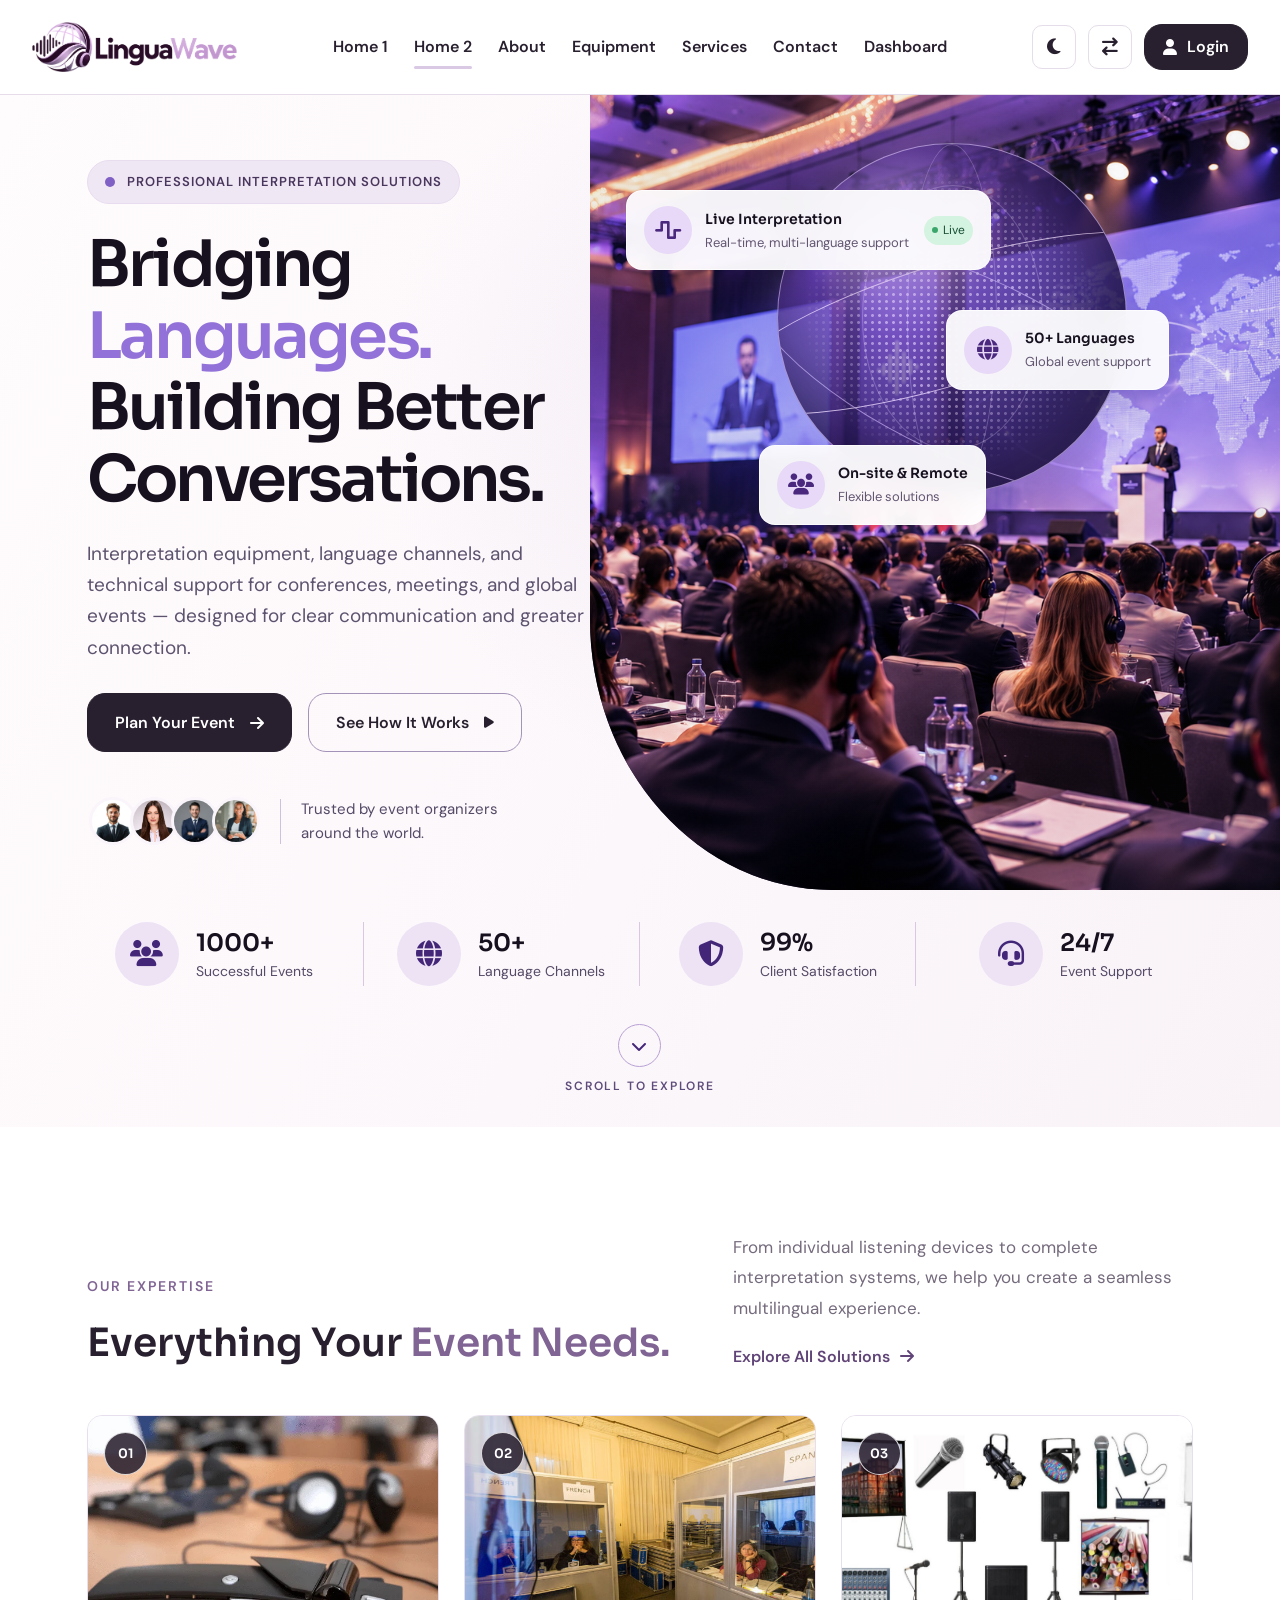
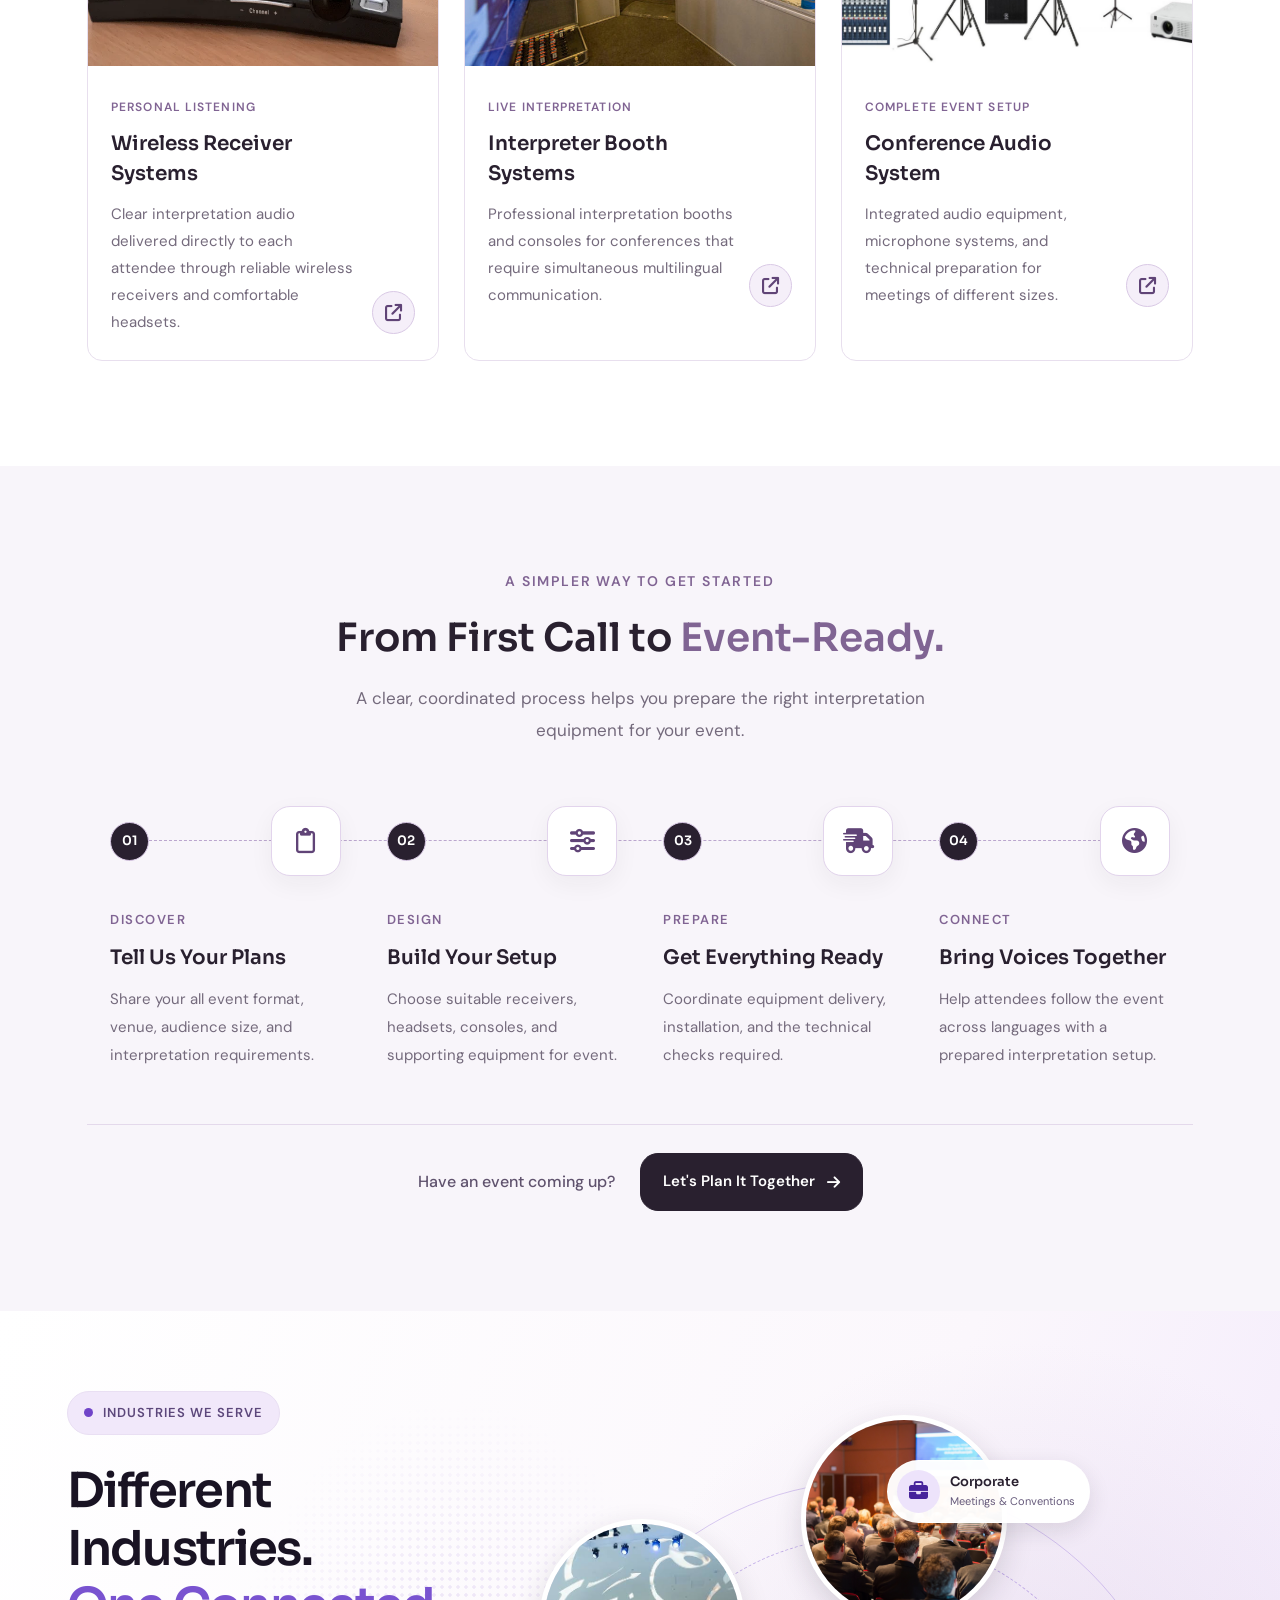
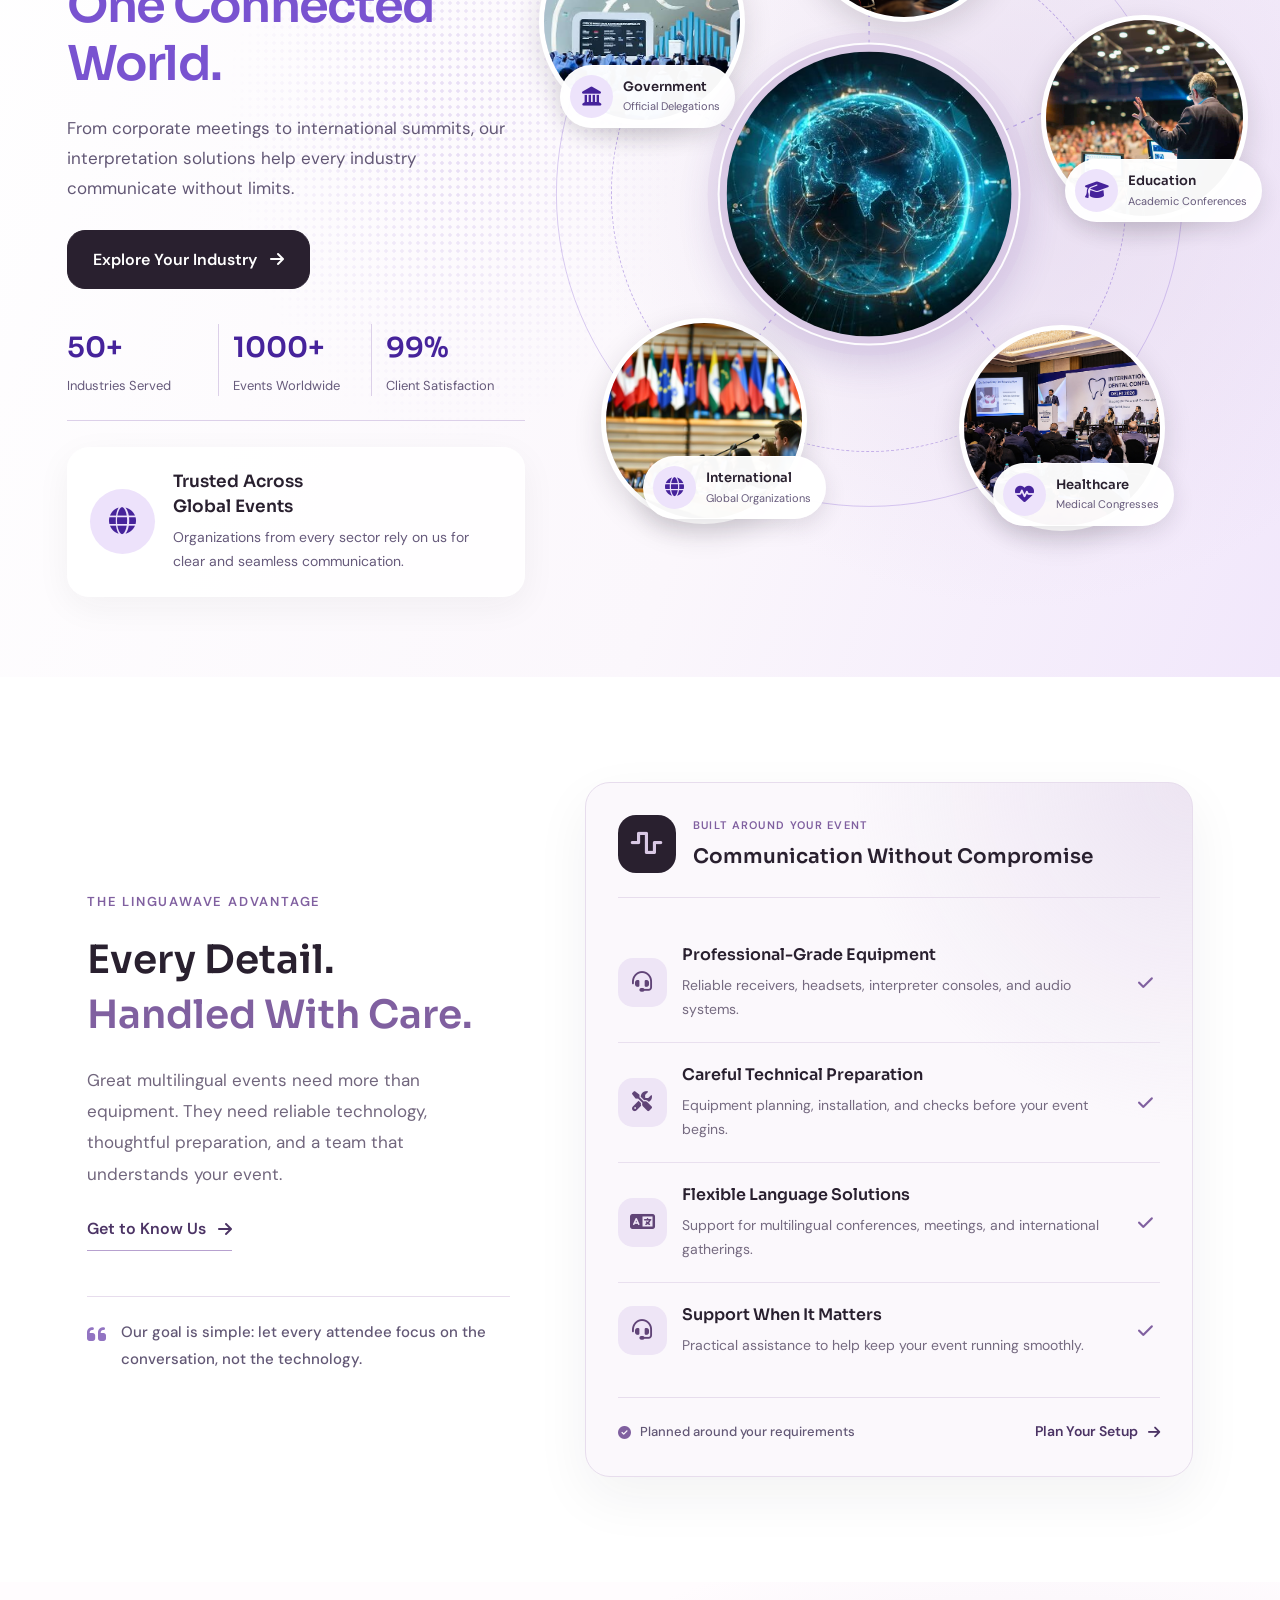
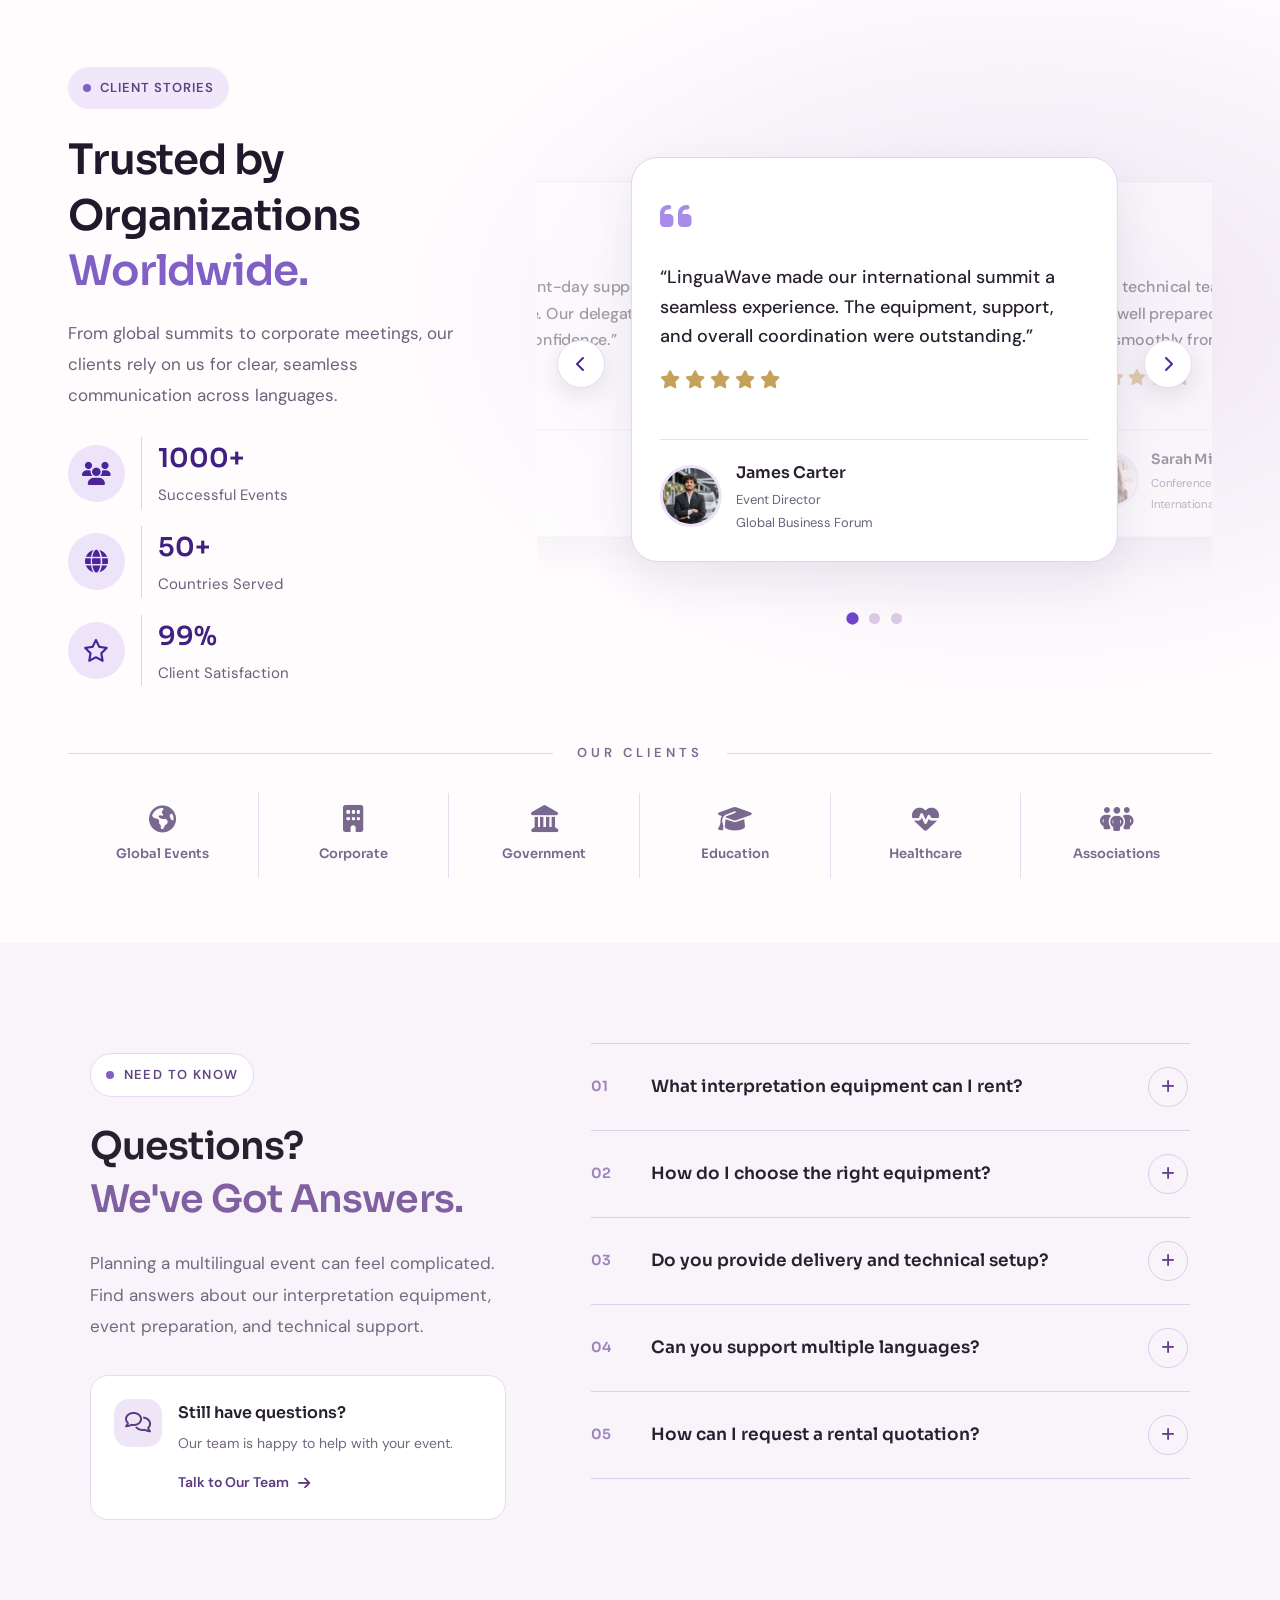
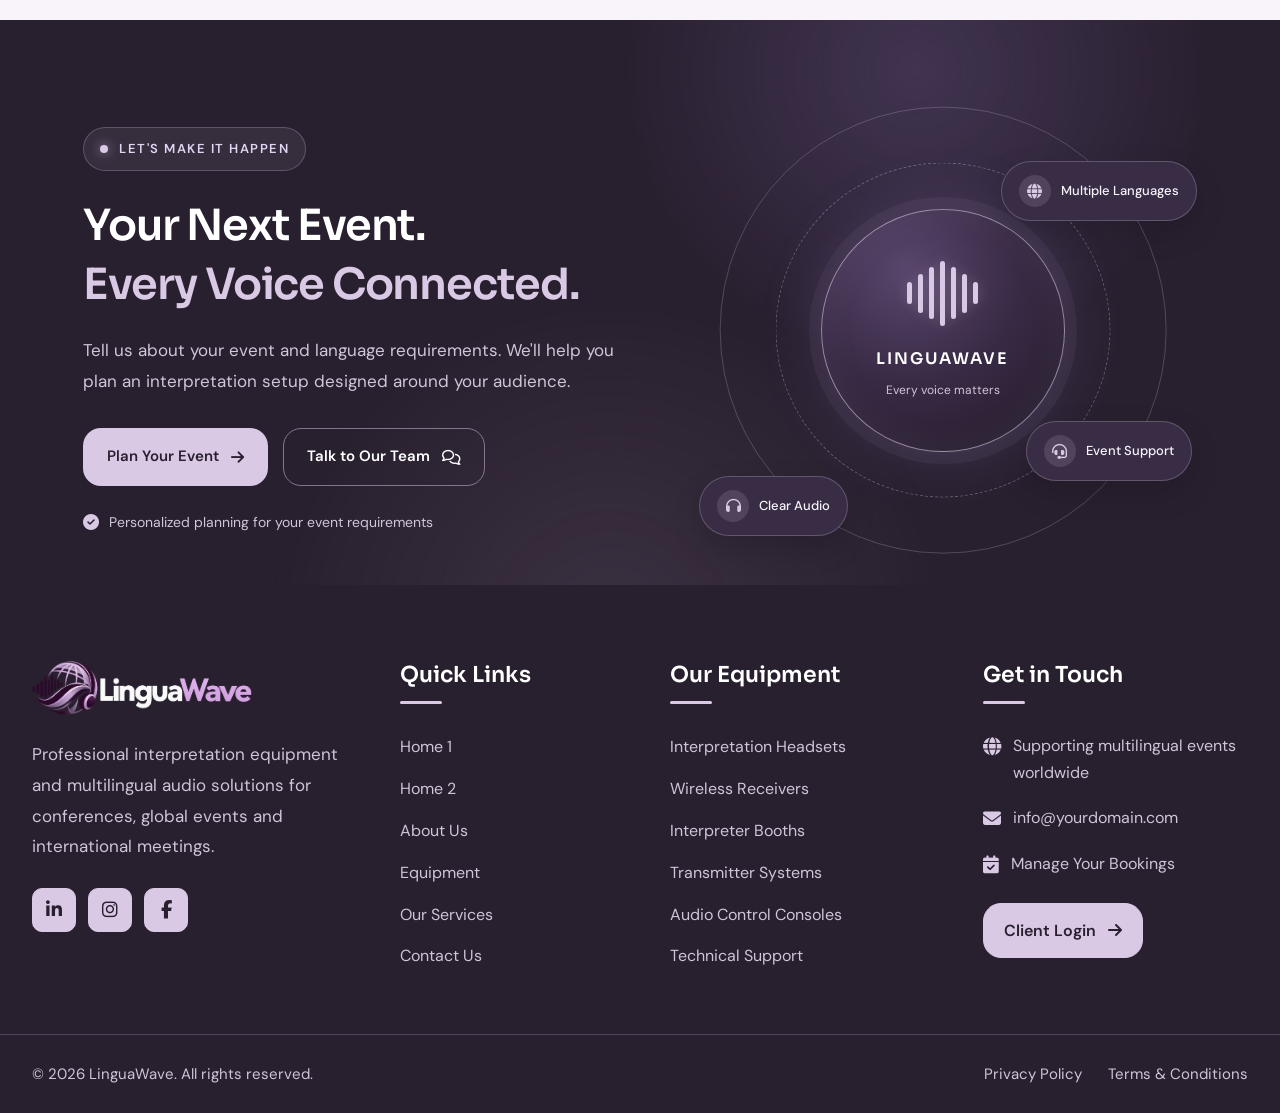
<file: home-2.html>
<!DOCTYPE html>
<html lang="en">

<head>
    <meta charset="UTF-8">
    <meta name="viewport" content="width=device-width, initial-scale=1.0">

    <title>LinguaWave</title>

    <meta name="description"
        content="Professional conference interpretation equipment rental, multilingual audio systems, interpreter booths and technical event support.">

    <!-- Favicon -->
    <link rel="icon" type="image/png" href="images/favicon.png">

    <!-- Google Fonts -->
    <link rel="preconnect" href="https://fonts.googleapis.com">
    <link rel="preconnect" href="https://fonts.gstatic.com" crossorigin>

    <link
        href="https://fonts.googleapis.com/css2?family=DM+Sans:wght@400;500;600;700&family=Sora:wght@400;500;600;700&display=swap"
        rel="stylesheet">

    <!-- Font Awesome -->
    <link rel="stylesheet" href="https://cdnjs.cloudflare.com/ajax/libs/font-awesome/6.7.2/css/all.min.css">

    <!-- Main CSS -->
    <link rel="stylesheet" href="css/style.css">
</head>

<body>

    <!-- =========================
     LinguaWave Header
========================== -->

    <header class="lw-header" id="lwHeader">
        <div class="lw-header-container">

            <!-- Logo -->
            <a href="index.html" class="lw-logo" aria-label="LinguaWave Home">
                <img src="images/logo.png" alt="LinguaWave Logo">
            </a>

            <!-- Desktop Navigation -->
            <nav class="lw-desktop-nav" aria-label="Main navigation">
                <a href="index.html" class="lw-nav-link active">Home 1</a>
                <a href="home-2.html" class="lw-nav-link">Home 2</a>
                <a href="about.html" class="lw-nav-link">About</a>
                <a href="equipment.html" class="lw-nav-link">Equipment</a>
                <a href="services.html" class="lw-nav-link">Services</a>
                <a href="contact.html" class="lw-nav-link">Contact</a>
                <a href="dashboard.html" class="lw-nav-link">Dashboard</a>
            </nav>

            <!-- Desktop Actions -->
            <div class="lw-desktop-actions">

                <button class="lw-icon-btn lw-theme-toggle" type="button" aria-label="Toggle dark mode"
                    title="Toggle dark mode">
                    <i class="fa-solid fa-moon"></i>
                </button>

                <button class="lw-icon-btn lw-rtl-toggle" type="button" aria-label="Toggle RTL layout"
                    title="Toggle RTL layout">
                    <i class="fa-solid fa-arrow-right-arrow-left"></i>
                </button>

                <a href="login.html" class="lw-login-btn">
                    <i class="fa-solid fa-user"></i>
                    <span>Login</span>
                </a>

            </div>

            <!-- Responsive Menu Toggle -->
            <button class="lw-menu-toggle" type="button" aria-label="Open navigation menu" aria-expanded="false"
                aria-controls="lwMobileMenu">
                <span></span>
                <span></span>
                <span></span>
            </button>

        </div>

        <!-- Responsive Menu Panel -->
        <div class="lw-mobile-menu" id="lwMobileMenu">

            <nav class="lw-mobile-nav" aria-label="Mobile navigation">
                <a href="index.html" class="lw-nav-link active">Home 1</a>
                <a href="home-2.html" class="lw-nav-link">Home 2</a>
                <a href="about.html" class="lw-nav-link">About</a>
                <a href="equipment.html" class="lw-nav-link">Equipment</a>
                <a href="services.html" class="lw-nav-link">Services</a>
                <a href="contact.html" class="lw-nav-link">Contact</a>
                <a href="dashboard.html" class="lw-nav-link">Dashboard</a>
            </nav>

            <!-- Mobile Actions -->
            <div class="lw-mobile-actions">

                <button class="lw-mobile-action lw-theme-toggle" type="button">
                    <i class="fa-solid fa-moon"></i>
                    <span>Dark Mode</span>
                </button>

                <button class="lw-mobile-action lw-rtl-toggle" type="button">
                    <i class="fa-solid fa-arrow-right-arrow-left"></i>
                    <span>RTL Layout</span>
                </button>

                <a href="login.html" class="lw-login-btn lw-mobile-login">
                    <i class="fa-solid fa-user"></i>
                    <span>Login</span>
                </a>

            </div>

        </div>
    </header>


    <!-- HOME 2 HERO SECTION -->
    <section class="lw2-hero" id="home2">

        <div class="lw2-hero-main">

            <!-- LEFT CONTENT -->
            <div class="lw2-hero-content">

                <span class="lw2-eyebrow">
                    <span class="lw2-eyebrow-dot"></span>
                    PROFESSIONAL INTERPRETATION SOLUTIONS
                </span>

                <h1>
                    Bridging
                    <span class="lw2-heading-highlight">Languages.</span>
                    Building
                    <span>Better Conversations.</span>
                </h1>

                <p class="lw2-description">
                    Interpretation equipment, language channels, and
                    technical support for conferences, meetings, and
                    global events — designed for clear communication
                    and greater connection.
                </p>

                <div class="lw2-actions">
                    <a href="booking-request.html" class="lw2-btn lw2-btn-primary">
                        Plan Your Event
                        <i class="fa-solid fa-arrow-right"></i>
                    </a>

                    <a href="#lw2-stats" class="lw2-btn lw2-btn-outline">
                        See How It Works
                        <i class="fa-solid fa-play"></i>
                    </a>
                </div>

                <!-- TRUSTED CLIENTS -->
                <div class="lw2-trust">
                    <div class="lw2-trust-avatars">
                        <img src="images/review-person-1.jpg" alt="Event client">
                        <img src="images/review-person-2.jpg" alt="Conference client">
                        <img src="images/review-person-3.jpg" alt="Event organizer">
                        <img src="images/review-person-4.jpg" alt="Business client">
                    </div>

                    <span class="lw2-trust-divider"></span>

                    <p>
                        Trusted by event organizers
                        <span>around the world.</span>
                    </p>
                </div>

            </div>

            <!-- RIGHT VISUAL -->
            <div class="lw2-hero-visual">

                <div class="lw2-conference-image">
                    <img src="images/home2-conference.jpg" alt="International conference with interpretation equipment">
                </div>

                <!-- Decorative globe -->
                <div class="lw2-globe" aria-hidden="true">
                    <div class="lw2-globe-grid"></div>
                    <div class="lw2-globe-orbit lw2-orbit-one"></div>
                    <div class="lw2-globe-orbit lw2-orbit-two"></div>
                </div>

                <!-- Floating information cards -->
                <div class="lw2-info-card lw2-live-card">
                    <span class="lw2-info-icon">
                        <i class="fa-solid fa-wave-square"></i>
                    </span>

                    <div class="lw2-info-copy">
                        <strong>Live Interpretation</strong>
                        <span>Real-time, multi-language support</span>
                    </div>

                    <span class="lw2-live-label">
                        <span></span> Live
                    </span>
                </div>

                <div class="lw2-info-card lw2-language-card">
                    <span class="lw2-info-icon">
                        <i class="fa-solid fa-globe"></i>
                    </span>

                    <div class="lw2-info-copy">
                        <strong>50+ Languages</strong>
                        <span>Global event support</span>
                    </div>
                </div>

                <div class="lw2-info-card lw2-support-card">
                    <span class="lw2-info-icon">
                        <i class="fa-solid fa-users"></i>
                    </span>

                    <div class="lw2-info-copy">
                        <strong>On-site & Remote</strong>
                        <span>Flexible solutions</span>
                    </div>
                </div>
            </div>
        </div>

        <!-- STATISTICS STRIP -->
        <div class="lw2-stats" id="lw2-stats">

            <div class="lw2-stat-item">
                <span class="lw2-stat-icon">
                    <i class="fa-solid fa-users"></i>
                </span>

                <div>
                    <strong>1000+</strong>
                    <span>Successful Events</span>
                </div>
            </div>

            <div class="lw2-stat-item">
                <span class="lw2-stat-icon">
                    <i class="fa-solid fa-globe"></i>
                </span>

                <div>
                    <strong>50+</strong>
                    <span>Language Channels</span>
                </div>
            </div>

            <div class="lw2-stat-item">
                <span class="lw2-stat-icon">
                    <i class="fa-solid fa-shield-halved"></i>
                </span>

                <div>
                    <strong>99%</strong>
                    <span>Client Satisfaction</span>
                </div>
            </div>

            <div class="lw2-stat-item">
                <span class="lw2-stat-icon">
                    <i class="fa-solid fa-headset"></i>
                </span>

                <div>
                    <strong>24/7</strong>
                    <span>Event Support</span>
                </div>
            </div>

        </div>

        <!-- SCROLL INDICATOR -->
        <a href="#lw2-next-section" class="lw2-scroll">
            <span class="lw2-scroll-circle">
                <i class="fa-solid fa-chevron-down"></i>
            </span>
            <span>SCROLL TO EXPLORE</span>
        </a>

    </section>


    <!-- HOME 2 - SECTION 2: INTERPRETATION SOLUTIONS -->
    <section class="lw2-solutions" id="solutions">

        <div class="lw2-solutions-heading">
            <div class="lw2-solutions-title">
                <span class="lw2-solutions-eyebrow">
                    OUR EXPERTISE
                </span>

                <h2>
                    Everything Your
                    <span>Event Needs.</span>
                </h2>
            </div>

            <div class="lw2-solutions-intro">
                <p>
                    From individual listening devices to complete
                    interpretation systems, we help you create a
                    seamless multilingual experience.
                </p>

                <a href="services.html" class="lw2-solutions-link">
                    Explore All Solutions
                    <i class="fa-solid fa-arrow-right"></i>
                </a>
            </div>
        </div>

        <div class="lw2-solutions-grid">

            <!-- Solution 1 -->
            <article class="lw2-solution-card">
                <div class="lw2-solution-image">
                    <img src="images/home2-receiver.jpg"
                        alt="Professional wireless interpretation receivers and headsets" loading="lazy">

                    <span class="lw2-solution-index">01</span>
                </div>

                <div class="lw2-solution-content">
                    <div>
                        <span class="lw2-solution-category">
                            PERSONAL LISTENING
                        </span>

                        <h3>Wireless Receiver Systems</h3>

                        <p>
                            Clear interpretation audio delivered directly
                            to each attendee through reliable wireless
                            receivers and comfortable headsets.
                        </p>
                    </div>

                    <a href="equipment.html" class="lw2-solution-arrow" aria-label="Explore receiver systems">
                        <i class="fa-solid fa-arrow-up-right-from-square"></i>
                    </a>
                </div>
            </article>

            <!-- Solution 2 -->
            <article class="lw2-solution-card">
                <div class="lw2-solution-image">
                    <img src="images/home2-interpreter-booth.jpg" alt="Professional simultaneous interpretation booth"
                        loading="lazy">

                    <span class="lw2-solution-index">02</span>
                </div>

                <div class="lw2-solution-content">
                    <div>
                        <span class="lw2-solution-category">
                            LIVE INTERPRETATION
                        </span>

                        <h3>Interpreter Booth Systems</h3>

                        <p>
                            Professional interpretation booths and
                            consoles for conferences that require
                            simultaneous multilingual communication.
                        </p>
                    </div>

                    <a href="equipment.html" class="lw2-solution-arrow" aria-label="Explore interpreter booth systems">
                        <i class="fa-solid fa-arrow-up-right-from-square"></i>
                    </a>
                </div>
            </article>

            <!-- Solution 3 -->
            <article class="lw2-solution-card">
                <div class="lw2-solution-image">
                    <img src="images/home2-conference-audio.jpg"
                        alt="Conference audio equipment prepared for an international event" loading="lazy">

                    <span class="lw2-solution-index">03</span>
                </div>

                <div class="lw2-solution-content">
                    <div>
                        <span class="lw2-solution-category">
                            COMPLETE EVENT SETUP
                        </span>

                        <h3>Conference Audio System</h3>

                        <p>
                            Integrated audio equipment, microphone
                            systems, and technical preparation for
                            meetings of different sizes.
                        </p>
                    </div>

                    <a href="services.html" class="lw2-solution-arrow" aria-label="Explore conference audio solutions">
                        <i class="fa-solid fa-arrow-up-right-from-square"></i>
                    </a>
                </div>
            </article>

        </div>

    </section>


    <!-- HOME 2 - SECTION 3: EVENT PROCESS -->
    <section class="lw2-process" id="lw2-process">

        <div class="lw2-process-header">
            <span class="lw2-process-eyebrow">A SIMPLER WAY TO GET STARTED</span>

            <h2>
                From First Call to
                <span>Event-Ready.</span>
            </h2>

            <p>
                A clear, coordinated process helps you prepare the right
                interpretation equipment for your event.
            </p>
        </div>

        <div class="lw2-process-timeline">

            <article class="lw2-process-step">
                <div class="lw2-process-step-top">
                    <span class="lw2-process-number">01</span>
                    <span class="lw2-process-icon">
                        <i class="fa-regular fa-clipboard"></i>
                    </span>
                </div>

                <span class="lw2-process-tag">DISCOVER</span>
                <h3>Tell Us Your Plans</h3>
                <p>
                    Share your all event format, venue, audience size,
                    and interpretation requirements.
                </p>
            </article>

            <article class="lw2-process-step">
                <div class="lw2-process-step-top">
                    <span class="lw2-process-number">02</span>
                    <span class="lw2-process-icon">
                        <i class="fa-solid fa-sliders"></i>
                    </span>
                </div>

                <span class="lw2-process-tag">DESIGN</span>
                <h3>Build Your Setup</h3>
                <p>
                    Choose suitable receivers, headsets, consoles,
                    and supporting equipment for event.
                </p>
            </article>

            <article class="lw2-process-step">
                <div class="lw2-process-step-top">
                    <span class="lw2-process-number">03</span>
                    <span class="lw2-process-icon">
                        <i class="fa-solid fa-truck-fast"></i>
                    </span>
                </div>

                <span class="lw2-process-tag">PREPARE</span>
                <h3>Get Everything Ready</h3>
                <p>
                    Coordinate equipment delivery, installation,
                    and the technical checks required.
                </p>
            </article>

            <article class="lw2-process-step">
                <div class="lw2-process-step-top">
                    <span class="lw2-process-number">04</span>
                    <span class="lw2-process-icon">
                        <i class="fa-solid fa-earth-americas"></i>
                    </span>
                </div>

                <span class="lw2-process-tag">CONNECT</span>
                <h3>Bring Voices Together</h3>
                <p>
                    Help attendees follow the event across languages
                    with a prepared interpretation setup.
                </p>
            </article>

        </div>

        <div class="lw2-process-bottom">
            <p>Have an event coming up?</p>

            <a href="#" class="lw2-process-cta">
                Let's Plan It Together
                <i class="fa-solid fa-arrow-right"></i>
            </a>
        </div>

    </section>


    <!-- HOME 2 - SECTION 4: INDUSTRIES WE SERVE -->
    <section class="lw2-industries-visual" id="lw2-industries">
        <div class="lw2iv-worldmap" aria-hidden="true"></div>

        <div class="lw2iv-layout">

            <!-- LEFT CONTENT -->
            <div class="lw2iv-content">

                <span class="lw2iv-eyebrow">
                    <span></span>
                    INDUSTRIES WE SERVE
                </span>

                <h2>
                    Different<br>
                    Industries.<br>
                    <span>One Connected<br>World.</span>
                </h2>

                <p class="lw2iv-description">
                    From corporate meetings to international summits,
                    our interpretation solutions help every industry
                    communicate without limits.
                </p>

                <a href="services.html" class="lw2iv-button">
                    Explore Your Industry
                    <i class="fa-solid fa-arrow-right"></i>
                </a>

                <!-- STATISTICS -->
                <div class="lw2iv-stats">
                    <div>
                        <strong>50+</strong>
                        <span>Industries Served</span>
                    </div>

                    <div>
                        <strong>1000+</strong>
                        <span>Events Worldwide</span>
                    </div>

                    <div>
                        <strong>99%</strong>
                        <span>Client Satisfaction</span>
                    </div>
                </div>

                <!-- TRUST PANEL -->
                <div class="lw2iv-trust">
                    <span class="lw2iv-trust-icon">
                        <i class="fa-solid fa-globe"></i>
                    </span>

                    <div>
                        <h3>Trusted Across<br>Global Events</h3>
                        <p>
                            Organizations from every sector rely on us
                            for clear and seamless communication.
                        </p>
                    </div>
                </div>

            </div>

            <!-- RIGHT VISUAL -->
            <div class="lw2iv-visual">

                <!-- Orbit lines -->
                <div class="lw2iv-orbit lw2iv-orbit-outer"></div>
                <div class="lw2iv-orbit lw2iv-orbit-inner"></div>

                <!-- Connecting lines -->
                <svg class="lw2iv-connectors" viewBox="0 0 700 700" preserveAspectRatio="none" aria-hidden="true">
                    <path d="M350 350 L350 95" />
                    <path d="M350 350 L105 235" />
                    <path d="M350 350 L595 235" />
                    <path d="M350 350 L175 575" />
                    <path d="M350 350 L535 575" />

                    <circle cx="350" cy="95" r="5" />
                    <circle cx="105" cy="235" r="5" />
                    <circle cx="595" cy="235" r="5" />
                    <circle cx="175" cy="575" r="5" />
                    <circle cx="535" cy="575" r="5" />
                </svg>

                <!-- Central globe -->
                <div class="lw2iv-globe">
                    <img src="images/home2-digital-globe.png"
                        alt="Glowing digital globe connecting people around the world" loading="lazy">
                </div>

                <!-- Corporate -->
                <div class="lw2iv-circle lw2iv-corporate">
                    <img src="images/industry-business.jpg" alt="Corporate conference" loading="lazy">

                    <div class="lw2iv-label">
                        <span class="lw2iv-label-icon">
                            <i class="fa-solid fa-briefcase"></i>
                        </span>
                        <span>
                            <strong>Corporate</strong>
                            <small>Meetings & Conventions</small>
                        </span>
                    </div>
                </div>

                <!-- Government -->
                <div class="lw2iv-circle lw2iv-government">
                    <img src="images/industry-government.jpg" alt="Government summit with international delegates"
                        loading="lazy">

                    <div class="lw2iv-label">
                        <span class="lw2iv-label-icon">
                            <i class="fa-solid fa-landmark"></i>
                        </span>
                        <span>
                            <strong>Government</strong>
                            <small>Official Delegations</small>
                        </span>
                    </div>
                </div>

                <!-- Education -->
                <div class="lw2iv-circle lw2iv-education">
                    <img src="images/industry-education.jpg" alt="Academic conference" loading="lazy">

                    <div class="lw2iv-label">
                        <span class="lw2iv-label-icon">
                            <i class="fa-solid fa-graduation-cap"></i>
                        </span>
                        <span>
                            <strong>Education</strong>
                            <small>Academic Conferences</small>
                        </span>
                    </div>
                </div>

                <!-- International -->
                <div class="lw2iv-circle lw2iv-international">
                    <img src="images/industry-international.jpg" alt="International conference with delegates and flags"
                        loading="lazy">

                    <div class="lw2iv-label">
                        <span class="lw2iv-label-icon">
                            <i class="fa-solid fa-globe"></i>
                        </span>
                        <span>
                            <strong>International</strong>
                            <small>Global Organizations</small>
                        </span>
                    </div>
                </div>

                <!-- Healthcare -->
                <div class="lw2iv-circle lw2iv-healthcare">
                    <img src="images/industry-healthcare.jpg" alt="Healthcare professionals at a conference"
                        loading="lazy">

                    <div class="lw2iv-label">
                        <span class="lw2iv-label-icon">
                            <i class="fa-solid fa-heart-pulse"></i>
                        </span>
                        <span>
                            <strong>Healthcare</strong>
                            <small>Medical Congresses</small>
                        </span>
                    </div>
                </div>

            </div>
        </div>
    </section>



    <!-- HOME 2 - SECTION 5: WHY CHOOSE LINGUAWAVE -->
    <section class="lw2-advantage" id="lw2-advantage">

        <div class="lw2-advantage-layout">

            <!-- LEFT INTRO -->
            <div class="lw2-advantage-intro">
                <span class="lw2-advantage-eyebrow">
                    THE LINGUAWAVE ADVANTAGE
                </span>

                <h2>
                    Every Detail.
                    <span>Handled With Care.</span>
                </h2>

                <p>
                    Great multilingual events need more than equipment.
                    They need reliable technology, thoughtful preparation,
                    and a team that understands your event.
                </p>

                <a href="about.html" class="lw2-advantage-link">
                    Get to Know Us
                    <i class="fa-solid fa-arrow-right"></i>
                </a>

                <div class="lw2-advantage-note">
                    <i class="fa-solid fa-quote-left"></i>
                    <p>
                        Our goal is simple: let every attendee focus
                        on the conversation, not the technology.
                    </p>
                </div>
            </div>

            <!-- RIGHT FEATURE PANEL -->
            <div class="lw2-advantage-panel">

                <div class="lw2-advantage-panel-head">
                    <span class="lw2-advantage-panel-icon">
                        <i class="fa-solid fa-wave-square"></i>
                    </span>

                    <div>
                        <span class="lw2-advantage-kicker">
                            BUILT AROUND YOUR EVENT
                        </span>
                        <h3>Communication Without Compromise</h3>
                    </div>
                </div>

                <div class="lw2-advantage-list">

                    <div class="lw2-advantage-item">
                        <span class="lw2-advantage-item-icon">
                            <i class="fa-solid fa-headset"></i>
                        </span>

                        <div>
                            <h4>Professional-Grade Equipment</h4>
                            <p>
                                Reliable receivers, headsets, interpreter
                                consoles, and audio systems.
                            </p>
                        </div>

                        <i class="fa-solid fa-check lw2-advantage-check"></i>
                    </div>

                    <div class="lw2-advantage-item">
                        <span class="lw2-advantage-item-icon">
                            <i class="fa-solid fa-screwdriver-wrench"></i>
                        </span>

                        <div>
                            <h4>Careful Technical Preparation</h4>
                            <p>
                                Equipment planning, installation,
                                and checks before your event begins.
                            </p>
                        </div>

                        <i class="fa-solid fa-check lw2-advantage-check"></i>
                    </div>

                    <div class="lw2-advantage-item">
                        <span class="lw2-advantage-item-icon">
                            <i class="fa-solid fa-language"></i>
                        </span>

                        <div>
                            <h4>Flexible Language Solutions</h4>
                            <p>
                                Support for multilingual conferences,
                                meetings, and international gatherings.
                            </p>
                        </div>

                        <i class="fa-solid fa-check lw2-advantage-check"></i>
                    </div>

                    <div class="lw2-advantage-item">
                        <span class="lw2-advantage-item-icon">
                            <i class="fa-solid fa-headset"></i>
                        </span>

                        <div>
                            <h4>Support When It Matters</h4>
                            <p>
                                Practical assistance to help keep
                                your event running smoothly.
                            </p>
                        </div>

                        <i class="fa-solid fa-check lw2-advantage-check"></i>
                    </div>

                </div>

                <div class="lw2-advantage-panel-footer">
                    <span>
                        <i class="fa-solid fa-circle-check"></i>
                        Planned around your requirements
                    </span>

                    <a href="booking-request.html">
                        Plan Your Setup
                        <i class="fa-solid fa-arrow-right"></i>
                    </a>
                </div>

            </div>

        </div>

    </section>



    <!-- HOME 2 - SECTION 6: CLIENT TESTIMONIALS -->
    <section class="lw2-testimonials" id="lw2-testimonials">

        <div class="lw2-testimonials-layout">

            <!-- LEFT INTRO -->
            <div class="lw2-testimonials-intro">

                <span class="lw2-testimonials-eyebrow">
                    <span></span> CLIENT STORIES
                </span>

                <h2>
                    Trusted by<br>
                    Organizations<br>
                    <span>Worldwide.</span>
                </h2>

                <p>
                    From global summits to corporate meetings,
                    our clients rely on us for clear, seamless
                    communication across languages.
                </p>

                <div class="lw2-testimonial-stats">

                    <div class="lw2-testimonial-stat">
                        <span class="lw2-testimonial-stat-icon">
                            <i class="fa-solid fa-users"></i>
                        </span>
                        <div>
                            <strong>1000+</strong>
                            <span>Successful Events</span>
                        </div>
                    </div>

                    <div class="lw2-testimonial-stat">
                        <span class="lw2-testimonial-stat-icon">
                            <i class="fa-solid fa-globe"></i>
                        </span>
                        <div>
                            <strong>50+</strong>
                            <span>Countries Served</span>
                        </div>
                    </div>

                    <div class="lw2-testimonial-stat">
                        <span class="lw2-testimonial-stat-icon">
                            <i class="fa-regular fa-star"></i>
                        </span>
                        <div>
                            <strong>99%</strong>
                            <span>Client Satisfaction</span>
                        </div>
                    </div>

                </div>
            </div>


            <!-- TESTIMONIAL CAROUSEL -->
            <div class="lw2-testimonial-showcase lw2-testimonial-carousel" id="lw2TestimonialCarousel">

                <div class="lw2-testimonial-track">

                    <!-- CARD 1 -->
                    <article class="lw2-testimonial-card">
                        <span class="lw2-testimonial-quote-icon">
                            <i class="fa-solid fa-quote-left"></i>
                        </span>

                        <blockquote>
                            “LinguaWave made our international summit a seamless
                            experience. The equipment, support, and overall
                            coordination were outstanding.”
                        </blockquote>

                        <div class="lw2-testimonial-stars" aria-label="5 out of 5 stars">
                            <i class="fa-solid fa-star"></i>
                            <i class="fa-solid fa-star"></i>
                            <i class="fa-solid fa-star"></i>
                            <i class="fa-solid fa-star"></i>
                            <i class="fa-solid fa-star"></i>
                        </div>

                        <div class="lw2-testimonial-person">
                            <img src="images/testimonial-client-1.jpg" alt="James Carter" loading="lazy">
                            <div>
                                <strong>James Carter</strong>
                                <span>Event Director</span>
                                <small>Global Business Forum</small>
                            </div>
                        </div>
                    </article>

                    <!-- CARD 2 -->
                    <article class="lw2-testimonial-card">
                        <span class="lw2-testimonial-quote-icon">
                            <i class="fa-solid fa-quote-left"></i>
                        </span>

                        <blockquote>
                            “The technical team was professional, responsive,
                            and well prepared. Our multilingual conference
                            ran smoothly from beginning to end.”
                        </blockquote>

                        <div class="lw2-testimonial-stars" aria-label="5 out of 5 stars">
                            <i class="fa-solid fa-star"></i>
                            <i class="fa-solid fa-star"></i>
                            <i class="fa-solid fa-star"></i>
                            <i class="fa-solid fa-star"></i>
                            <i class="fa-solid fa-star"></i>
                        </div>

                        <div class="lw2-testimonial-person">
                            <img src="images/testimonial-client-2.jpg" alt="Sarah Mitchell" loading="lazy">
                            <div>
                                <strong>Sarah Mitchell</strong>
                                <span>Conference Manager</span>
                                <small>International Events</small>
                            </div>
                        </div>
                    </article>

                    <!-- CARD 3 -->
                    <article class="lw2-testimonial-card">
                        <span class="lw2-testimonial-quote-icon">
                            <i class="fa-solid fa-quote-left"></i>
                        </span>

                        <blockquote>
                            “From equipment planning to event-day support,
                            everything was handled with care. Our delegates
                            could follow every session with confidence.”
                        </blockquote>

                        <div class="lw2-testimonial-stars" aria-label="5 out of 5 stars">
                            <i class="fa-solid fa-star"></i>
                            <i class="fa-solid fa-star"></i>
                            <i class="fa-solid fa-star"></i>
                            <i class="fa-solid fa-star"></i>
                            <i class="fa-solid fa-star"></i>
                        </div>

                        <div class="lw2-testimonial-person">
                            <img src="images/testimonial-client-3.jpg" alt="David Wilson" loading="lazy">
                            <div>
                                <strong>David Wilson</strong>
                                <span>Event Coordinator</span>
                                <small>Global Conference Group</small>
                            </div>
                        </div>
                    </article>

                </div>

                <button type="button" class="lw2-testimonial-prev" aria-label="Previous testimonial">
                    <i class="fa-solid fa-chevron-left"></i>
                </button>

                <button type="button" class="lw2-testimonial-next" aria-label="Next testimonial">
                    <i class="fa-solid fa-chevron-right"></i>
                </button>

                <div class="lw2-testimonial-dots" aria-label="Choose testimonial">
                    <button type="button" class="active" aria-label="Show testimonial 1"></button>
                    <button type="button" aria-label="Show testimonial 2"></button>
                    <button type="button" aria-label="Show testimonial 3"></button>
                </div>

            </div>


        </div>

        <!-- CLIENT LOGOS STRIP -->
        <div class="lw2-client-strip">

            <div class="lw2-client-strip-heading">
                <span></span>
                <p>OUR CLIENTS</p>
                <span></span>
            </div>

            <div class="lw2-client-names">
                <div><i class="fa-solid fa-earth-americas"></i><span>Global Events</span></div>
                <div><i class="fa-solid fa-building"></i><span>Corporate</span></div>
                <div><i class="fa-solid fa-landmark"></i><span>Government</span></div>
                <div><i class="fa-solid fa-graduation-cap"></i><span>Education</span></div>
                <div><i class="fa-solid fa-heart-pulse"></i><span>Healthcare</span></div>
                <div><i class="fa-solid fa-people-group"></i><span>Associations</span></div>
            </div>

        </div>

    </section>


    <!-- HOME 2 - SECTION 7: FAQ -->
    <section class="lw2-faq-section" id="lw2-faq">

        <div class="lw2-faq-container">

            <!-- LEFT SIDE -->
            <div class="lw2-faq-intro">

                <span class="lw2-faq-eyebrow">
                    <span></span>
                    NEED TO KNOW
                </span>

                <h2>
                    Questions?
                    <span>We've Got Answers.</span>
                </h2>

                <p>
                    Planning a multilingual event can feel complicated.
                    Find answers about our interpretation equipment,
                    event preparation, and technical support.
                </p>

                <div class="lw2-faq-contact">
                    <span class="lw2-faq-contact-icon">
                        <i class="fa-regular fa-comments"></i>
                    </span>

                    <div>
                        <strong>Still have questions?</strong>
                        <p>Our team is happy to help with your event.</p>
                        <a href="contact.html">
                            Talk to Our Team
                            <i class="fa-solid fa-arrow-right"></i>
                        </a>
                    </div>
                </div>

            </div>

            <!-- RIGHT SIDE: ACCORDION -->
            <div class="lw2-faq-list">

                <article class="lw2-faq-item">
                    <button class="lw2-faq-question" type="button" aria-expanded="true">
                        <span class="lw2-faq-number">01</span>
                        <span class="lw2-faq-question-text">
                            What interpretation equipment can I rent?
                        </span>
                        <span class="lw2-faq-toggle">
                            <i class="fa-solid fa-plus"></i>
                        </span>
                    </button>

                    <div class="lw2-faq-answer">
                        <div>
                            We offer interpretation receivers, wireless
                            headsets, interpreter consoles, transmitters,
                            and related audio equipment based on your
                            event's requirements.
                        </div>
                    </div>
                </article>

                <article class="lw2-faq-item">
                    <button class="lw2-faq-question" type="button" aria-expanded="false">
                        <span class="lw2-faq-number">02</span>
                        <span class="lw2-faq-question-text">
                            How do I choose the right equipment?
                        </span>
                        <span class="lw2-faq-toggle">
                            <i class="fa-solid fa-plus"></i>
                        </span>
                    </button>

                    <div class="lw2-faq-answer">
                        <div>
                            Share your event format, venue, audience size,
                            and required languages. Our team can help you
                            identify suitable equipment for your setup.
                        </div>
                    </div>
                </article>

                <article class="lw2-faq-item">
                    <button class="lw2-faq-question" type="button" aria-expanded="false">
                        <span class="lw2-faq-number">03</span>
                        <span class="lw2-faq-question-text">
                            Do you provide delivery and technical setup?
                        </span>
                        <span class="lw2-faq-toggle">
                            <i class="fa-solid fa-plus"></i>
                        </span>
                    </button>

                    <div class="lw2-faq-answer">
                        <div>
                            Delivery, installation, and technical support
                            can be discussed when preparing your event
                            quotation. Requirements depend on the venue
                            and the services requested.
                        </div>
                    </div>
                </article>

                <article class="lw2-faq-item">
                    <button class="lw2-faq-question" type="button" aria-expanded="false">
                        <span class="lw2-faq-number">04</span>
                        <span class="lw2-faq-question-text">
                            Can you support multiple languages?
                        </span>
                        <span class="lw2-faq-toggle">
                            <i class="fa-solid fa-plus"></i>
                        </span>
                    </button>

                    <div class="lw2-faq-answer">
                        <div>
                            We can help plan equipment and language-channel
                            requirements for multilingual events. Please
                            share your language requirements when requesting
                            a quotation.
                        </div>
                    </div>
                </article>

                <article class="lw2-faq-item">
                    <button class="lw2-faq-question" type="button" aria-expanded="false">
                        <span class="lw2-faq-number">05</span>
                        <span class="lw2-faq-question-text">
                            How can I request a rental quotation?
                        </span>
                        <span class="lw2-faq-toggle">
                            <i class="fa-solid fa-plus"></i>
                        </span>
                    </button>

                    <div class="lw2-faq-answer">
                        <div>
                            Visit our booking request page and provide your
                            event date, location, expected audience size,
                            and equipment needs. Our team can review the
                            details and discuss the next steps.
                        </div>
                    </div>
                </article>

            </div>

        </div>

    </section>


    <!-- HOME 2 - SECTION 8: FINAL CTA -->
    <section class="lw2-final-cta" id="lw2-final-cta">

        <div class="lw2fc-glow lw2fc-glow-one"></div>
        <div class="lw2fc-glow lw2fc-glow-two"></div>

        <div class="lw2fc-container">

            <!-- LEFT CONTENT -->
            <div class="lw2fc-content">

                <span class="lw2fc-eyebrow">
                    <span class="lw2fc-status-dot"></span>
                    LET'S MAKE IT HAPPEN
                </span>

                <h2>
                    Your Next Event.
                    <span>Every Voice Connected.</span>
                </h2>

                <p>
                    Tell us about your event and language requirements.
                    We'll help you plan an interpretation setup designed
                    around your audience.
                </p>

                <div class="lw2fc-actions">
                    <a href="booking-request.html" class="lw2fc-primary-btn">
                        Plan Your Event
                        <i class="fa-solid fa-arrow-right"></i>
                    </a>

                    <a href="contact.html" class="lw2fc-secondary-btn">
                        Talk to Our Team
                        <i class="fa-regular fa-comments"></i>
                    </a>
                </div>

                <div class="lw2fc-assurance">
                    <i class="fa-solid fa-circle-check"></i>
                    <span>Personalized planning for your event requirements</span>
                </div>

            </div>

            <!-- RIGHT DECORATIVE VISUAL -->
            <div class="lw2fc-visual" aria-hidden="true">

                <div class="lw2fc-orbit lw2fc-orbit-outer"></div>
                <div class="lw2fc-orbit lw2fc-orbit-inner"></div>

                <div class="lw2fc-sound-core">
                    <div class="lw2fc-sound-icon">
                        <span></span>
                        <span></span>
                        <span></span>
                        <span></span>
                        <span></span>
                        <span></span>
                        <span></span>
                    </div>

                    <span class="lw2fc-core-caption">LINGUAWAVE</span>
                    <span class="lw2fc-core-subtitle">
                        Every voice matters
                    </span>
                </div>

                <div class="lw2fc-floating-tag lw2fc-tag-language">
                    <i class="fa-solid fa-globe"></i>
                    <span>Multiple Languages</span>
                </div>

                <div class="lw2fc-floating-tag lw2fc-tag-support">
                    <i class="fa-solid fa-headset"></i>
                    <span>Event Support</span>
                </div>

                <div class="lw2fc-floating-tag lw2fc-tag-audio">
                    <i class="fa-solid fa-headphones"></i>
                    <span>Clear Audio</span>
                </div>

            </div>

        </div>

    </section>


    <!-- =========================
     LinguaWave Footer
========================== -->

    <footer class="lw-footer">

        <div class="lw-footer-main">
            <div class="lw-footer-container">

                <!-- Brand Column -->
                <div class="lw-footer-brand">
                    <a href="index.html" class="lw-footer-logo">
                        <img src="images/logo-light.png" alt="LinguaWave Logo">
                    </a>

                    <p class="lw-footer-description">
                        Professional interpretation equipment and
                        multilingual audio solutions for conferences,
                        global events and international meetings.
                    </p>

                    <div class="lw-footer-socials">
                        <a href="#" aria-label="LinkedIn">
                            <i class="fa-brands fa-linkedin-in"></i>
                        </a>
                        <a href="#" aria-label="Instagram">
                            <i class="fa-brands fa-instagram"></i>
                        </a>
                        <a href="#" aria-label="Facebook">
                            <i class="fa-brands fa-facebook-f"></i>
                        </a>
                    </div>
                </div>

                <!-- Quick Links -->
                <div class="lw-footer-column">
                    <h3>Quick Links</h3>
                    <ul>
                        <li><a href="index.html">Home 1</a></li>
                        <li><a href="home-2.html">Home 2</a></li>
                        <li><a href="about.html">About Us</a></li>
                        <li><a href="equipment.html">Equipment</a></li>
                        <li><a href="services.html">Our Services</a></li>
                        <li><a href="contact.html">Contact Us</a></li>
                    </ul>
                </div>

                <!-- Equipment Links -->
                <div class="lw-footer-column">
                    <h3>Our Equipment</h3>
                    <ul>
                        <li><a href="equipment.html">Interpretation Headsets</a></li>
                        <li><a href="equipment.html">Wireless Receivers</a></li>
                        <li><a href="equipment.html">Interpreter Booths</a></li>
                        <li><a href="equipment.html">Transmitter Systems</a></li>
                        <li><a href="equipment.html">Audio Control Consoles</a></li>
                        <li><a href="services.html">Technical Support</a></li>
                    </ul>
                </div>

                <!-- Contact Column -->
                <div class="lw-footer-column lw-footer-contact">
                    <h3>Get in Touch</h3>

                    <p>
                        <i class="fa-solid fa-globe"></i>
                        <span>Supporting multilingual events worldwide</span>
                    </p>

                    <p>
                        <i class="fa-solid fa-envelope"></i>
                        <a href="mailto:info@yourdomain.com">
                            info@yourdomain.com
                        </a>
                    </p>

                    <p>
                        <i class="fa-solid fa-calendar-check"></i>
                        <a href="dashboard.html">Manage Your Bookings</a>
                    </p>

                    <a href="login.html" class="lw-footer-cta">
                        Client Login
                        <i class="fa-solid fa-arrow-right"></i>
                    </a>
                </div>

            </div>
        </div>

        <!-- Footer Bottom -->
        <div class="lw-footer-bottom">
            <div class="lw-footer-bottom-container">

                <p>
                    &copy; <span id="lwCopyrightYear">2026</span>
                    LinguaWave. All rights reserved.
                </p>

                <div class="lw-footer-bottom-links">
                    <a href="#">Privacy Policy</a>
                    <a href="#">Terms &amp; Conditions</a>
                </div>

            </div>
        </div>

    </footer>


    <!-- SCROLL TO TOP BUTTON -->
    <button class="lw2-scroll-top" id="lw2ScrollTop" type="button" aria-label="Scroll to top" title="Back to top">
        <i class="fa-solid fa-arrow-up"></i>
    </button>


    <script src="js/main.js"></script>

</body>

</html>
</file>
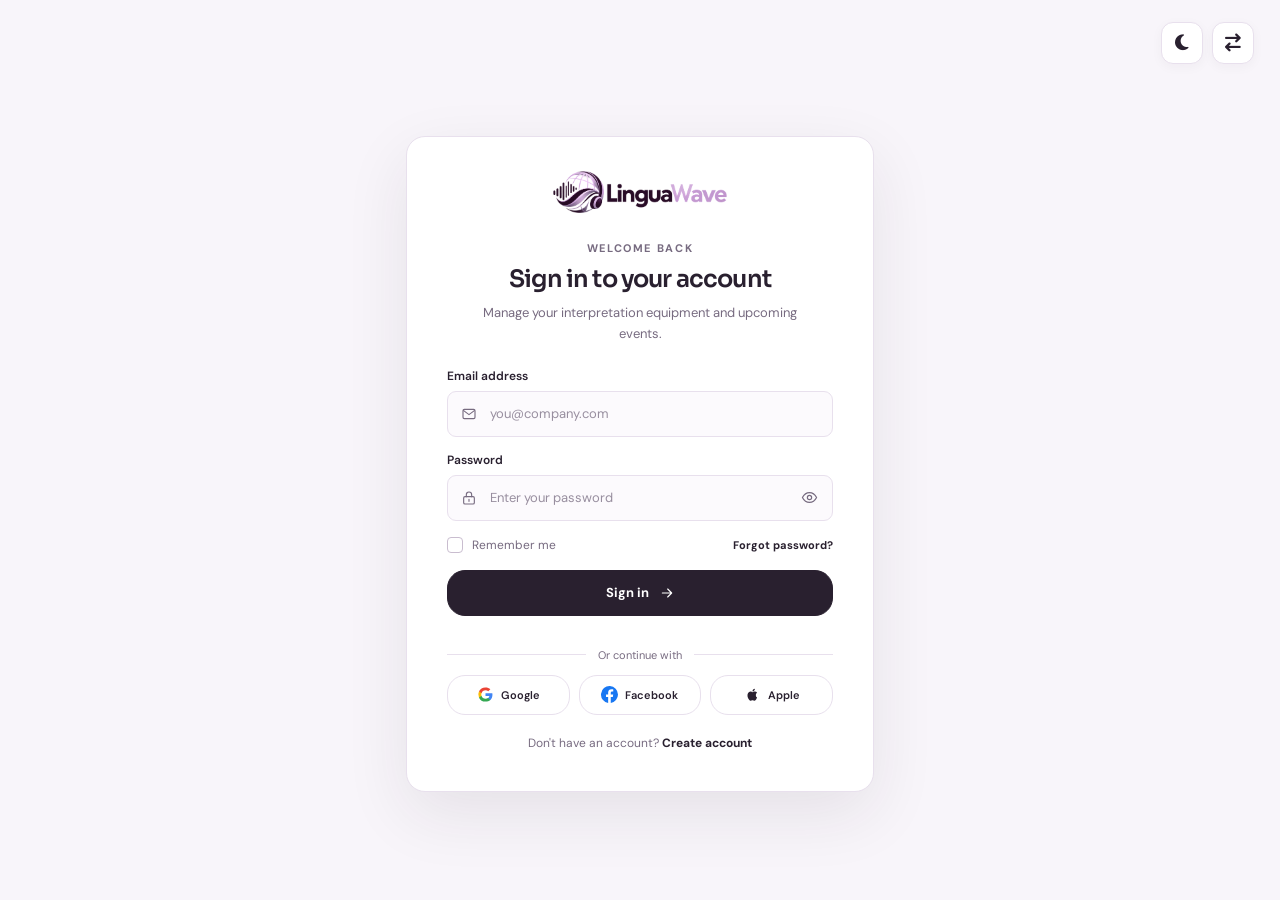
<file: login.html>
<!doctype html>
<html lang="en" dir="ltr">

<head>
    <meta charset="utf-8">
    <meta name="viewport" content="width=device-width, initial-scale=1">
    <meta name="description" content="Sign in to your LinguaWave client workspace.">
    <title>Sign in | LinguaWave</title>
    <link rel="preconnect" href="https://fonts.googleapis.com">
    <link rel="preconnect" href="https://fonts.gstatic.com" crossorigin>
    <link rel="icon" type="image/png" href="images/favicon.png">

    <link
        href="https://fonts.googleapis.com/css2?family=DM+Sans:wght@400;500;600;700&family=Sora:wght@500;600;700&display=swap"
        rel="stylesheet">
    <link rel="stylesheet" href="https://cdnjs.cloudflare.com/ajax/libs/font-awesome/6.7.2/css/all.min.css">
    <link rel="stylesheet" href="css/auth.css">
    <script src="js/auth.js" defer></script>
</head>

<body class="auth-page">
    <div class="auth-tools" aria-label="Display preferences">
        <button class="auth-tool" type="button" data-theme-toggle aria-label="Switch to dark mode" aria-pressed="false"
            title="Switch theme"><i class="fa-solid fa-moon" data-theme-icon aria-hidden="true"></i></button>
        <button class="auth-tool" type="button" data-rtl-toggle aria-label="Switch to right-to-left layout"
            aria-pressed="false" title="Switch text direction"><i class="fa-solid fa-arrow-right-arrow-left" aria-hidden="true"></i></button>
    </div>
    <main class="auth-main">
        <section class="auth-card auth-card-login" aria-labelledby="authTitle">
            <a class="auth-brand" href="index.html" aria-label="LinguaWave home"><img src="images/logo.png"
                    alt="LinguaWave"></a>
            <div class="auth-intro"><span class="auth-eyebrow">Welcome back</span>
                <h1 id="authTitle">Sign in to your account</h1>
                <p>Manage your interpretation equipment and upcoming events.</p>
            </div>
            <form class="auth-form" id="loginForm" novalidate>
                <div class="auth-field"><label for="loginEmail">Email address</label>
                    <div class="auth-input-wrap"><svg class="auth-field-icon" viewBox="0 0 24 24" aria-hidden="true">
                            <rect x="3" y="5" width="18" height="14" rx="2" />
                            <path d="m4 7 8 6 8-6" />
                        </svg><input id="loginEmail" name="email" type="email" autocomplete="email"
                            placeholder="you@company.com" required></div>
                </div>
                <div class="auth-field">
                    <div class="auth-label-row"><label for="loginPassword">Password</label></div>
                    <div class="auth-input-wrap"><svg class="auth-field-icon" viewBox="0 0 24 24" aria-hidden="true">
                            <rect x="4" y="10" width="16" height="11" rx="2" />
                            <path d="M8 10V7a4 4 0 0 1 8 0v3M12 14v3" />
                        </svg><input id="loginPassword" name="password" type="password" autocomplete="current-password"
                            placeholder="Enter your password" required><button class="auth-password-toggle"
                            type="button" data-password-toggle="loginPassword" aria-label="Show password"
                            aria-pressed="false"><svg viewBox="0 0 24 24" aria-hidden="true">
                                <path d="M2 12s3.6-7 10-7 10 7 10 7-3.6 7-10 7S2 12 2 12Z" />
                                <circle cx="12" cy="12" r="3" />
                            </svg></button></div>
                </div>
                <div class="auth-remember-row"><label class="auth-check"><input type="checkbox" name="remember"><span
                            class="auth-check-box" aria-hidden="true"></span><span>Remember me</span></label><a
                        class="auth-text-link" href="#forgot" data-forgot-password>Forgot password?</a></div>
                <button class="auth-submit" type="submit"><span>Sign in</span><svg viewBox="0 0 24 24"
                        aria-hidden="true">
                        <path d="M5 12h14m-6-6 6 6-6 6" />
                    </svg></button>
                <p class="auth-status" id="loginStatus" role="status" aria-live="polite"></p>
            </form>
            <div class="auth-divider"><span>Or continue with</span></div>
            <div class="auth-socials" aria-label="Social sign in options">
                <button class="auth-social-btn" type="button" data-social="Google"
                    aria-label="Continue with Google"><svg viewBox="0 0 48 48" aria-hidden="true">
                        <path fill="#4285F4"
                            d="M43.6 24.5c0-1.4-.1-2.8-.4-4.1H24v7.8h11a9.4 9.4 0 0 1-4.1 6.2v5h6.7c3.9-3.6 6-8.8 6-14.9Z" />
                        <path fill="#34A853"
                            d="M24 44c5.5 0 10.2-1.8 13.6-4.8l-6.7-5c-1.8 1.2-4.1 2-6.9 2-5.3 0-9.8-3.6-11.4-8.4H5.7v5.2A20 20 0 0 0 24 44Z" />
                        <path fill="#FBBC05" d="M12.6 27.8a12 12 0 0 1 0-7.6V15H5.7a20 20 0 0 0 0 18l6.9-5.2Z" />
                        <path fill="#EA4335"
                            d="M24 12c3 0 5.7 1 7.8 3.1l5.9-5.9C34.2 5.8 29.5 4 24 4A20 20 0 0 0 5.7 15l6.9 5.2C14.2 15.6 18.7 12 24 12Z" />
                    </svg><span>Google</span></button>
                <button class="auth-social-btn" type="button" data-social="Facebook"
                    aria-label="Continue with Facebook"><svg viewBox="0 0 24 24" aria-hidden="true">
                        <path fill="#1877F2"
                            d="M24 12a12 12 0 1 0-13.9 11.9v-8.4H7.1V12h3V9.3c0-3 1.8-4.7 4.5-4.7 1.3 0 2.7.2 2.7.2v3h-1.5c-1.5 0-2 .9-2 1.9V12h3.4l-.5 3.5h-2.9v8.4A12 12 0 0 0 24 12Z" />
                    </svg><span>Facebook</span></button>
                <button class="auth-social-btn" type="button" data-social="Apple" aria-label="Continue with Apple"><svg
                        viewBox="0 0 24 24" aria-hidden="true">
                        <path class="auth-apple-mark"
                            d="M16.7 12.8c0-2.1 1.7-3.1 1.8-3.2a4 4 0 0 0-3.1-1.7c-1.3-.1-2.6.8-3.3.8-.7 0-1.8-.8-2.9-.8a4.3 4.3 0 0 0-3.6 2.2c-1.5 2.6-.4 6.5 1.1 8.6.7 1 1.5 2.1 2.6 2 1-.1 1.4-.7 2.7-.7s1.7.7 2.8.7 1.9-1 2.5-2c.8-1.1 1.1-2.2 1.1-2.3a3.6 3.6 0 0 1-1.7-3.6ZM14.5 6.5a3.8 3.8 0 0 0 .9-2.7 3.9 3.9 0 0 0-2.5 1.3 3.6 3.6 0 0 0-.9 2.6 3.3 3.3 0 0 0 2.5-1.2Z" />
                    </svg><span>Apple</span></button>
            </div>
            <p class="auth-switch">Don't have an account? <a class="auth-text-link" href="register.html">Create
                    account</a></p>

        </section>
    </main>
</body>

</html>
</file>
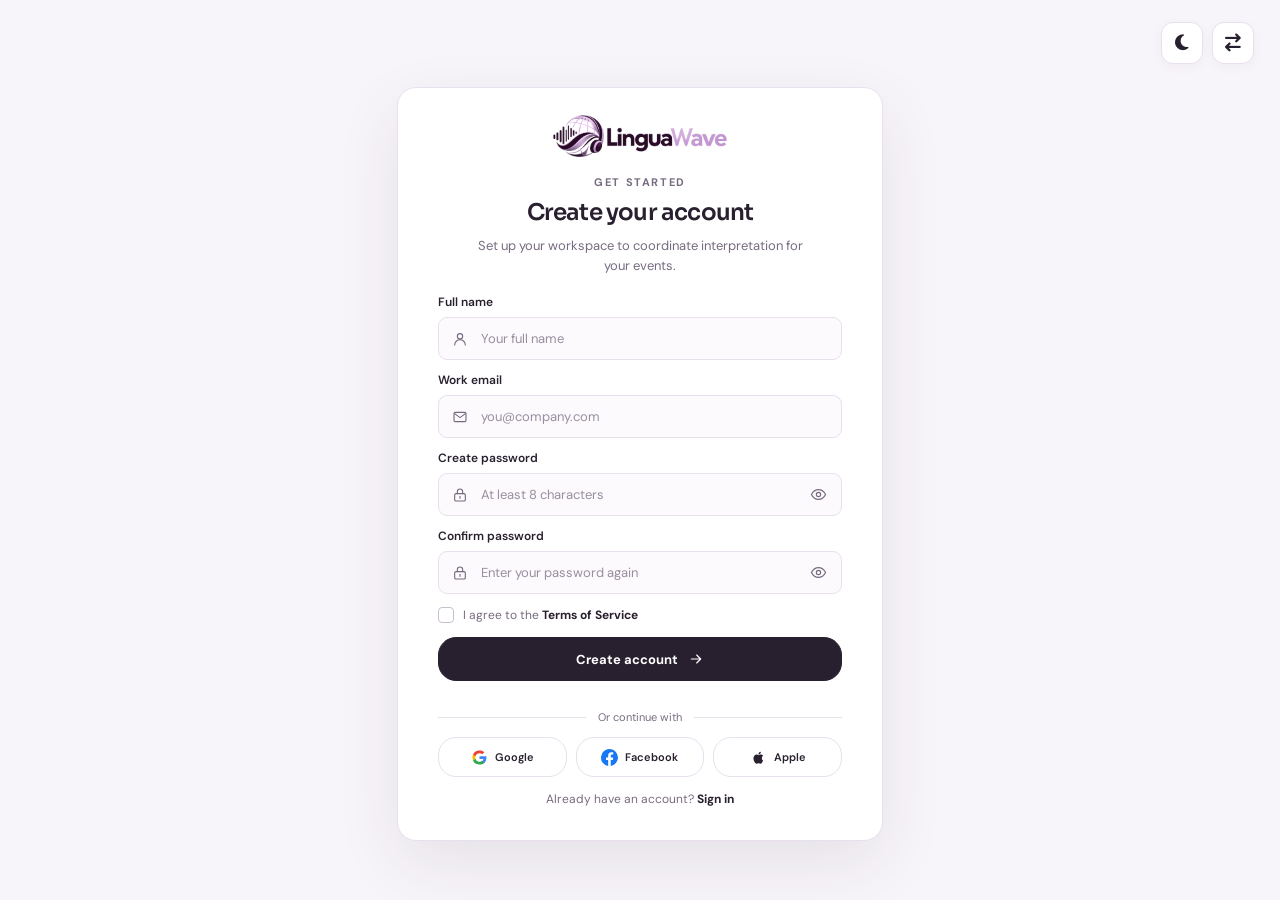
<file: register.html>
<!doctype html>
<html lang="en" dir="ltr">

<head>
    <meta charset="utf-8">
    <meta name="viewport" content="width=device-width, initial-scale=1">
    <meta name="description" content="Create a LinguaWave client account for event coordination.">
    <title>Create account | LinguaWave</title>
    <link rel="preconnect" href="https://fonts.googleapis.com">
    <link rel="preconnect" href="https://fonts.gstatic.com" crossorigin>
    <link rel="icon" type="image/png" href="images/favicon.png">

    <link
        href="https://fonts.googleapis.com/css2?family=DM+Sans:wght@400;500;600;700&family=Sora:wght@500;600;700&display=swap"
        rel="stylesheet">
    <link rel="stylesheet" href="https://cdnjs.cloudflare.com/ajax/libs/font-awesome/6.7.2/css/all.min.css">
    <link rel="stylesheet" href="css/auth.css">
    <script src="js/auth.js" defer></script>
</head>

<body class="auth-page">
    <div class="auth-tools" aria-label="Display preferences">
        <button class="auth-tool" type="button" data-theme-toggle aria-label="Switch to dark mode" aria-pressed="false"
            title="Switch theme"><i class="fa-solid fa-moon" data-theme-icon aria-hidden="true"></i></button>
        <button class="auth-tool" type="button" data-rtl-toggle aria-label="Switch to right-to-left layout"
            aria-pressed="false" title="Switch text direction"><i class="fa-solid fa-arrow-right-arrow-left" aria-hidden="true"></i></button>
    </div>
    <main class="auth-main auth-main-register">
        <section class="auth-card auth-card-register" aria-labelledby="authTitle">
            <a class="auth-brand" href="index.html" aria-label="LinguaWave home"><img src="images/logo.png"
                    alt="LinguaWave"></a>
            <div class="auth-intro"><span class="auth-eyebrow">Get started</span>
                <h1 id="authTitle">Create your account</h1>
                <p>Set up your workspace to coordinate interpretation for your events.</p>
            </div>
            <form class="auth-form" id="registerForm" novalidate>
                <div class="auth-field"><label for="fullName">Full name</label>
                    <div class="auth-input-wrap"><svg class="auth-field-icon" viewBox="0 0 24 24" aria-hidden="true">
                            <circle cx="12" cy="8" r="4" />
                            <path d="M4 21a8 8 0 0 1 16 0" />
                        </svg><input id="fullName" name="name" type="text" autocomplete="name"
                            placeholder="Your full name" required></div>
                </div>
                <div class="auth-field"><label for="registerEmail">Work email</label>
                    <div class="auth-input-wrap"><svg class="auth-field-icon" viewBox="0 0 24 24" aria-hidden="true">
                            <rect x="3" y="5" width="18" height="14" rx="2" />
                            <path d="m4 7 8 6 8-6" />
                        </svg><input id="registerEmail" name="email" type="email" autocomplete="email"
                            placeholder="you@company.com" required></div>
                </div>
                <div class="auth-field"><label for="registerPassword">Create password</label>
                    <div class="auth-input-wrap"><svg class="auth-field-icon" viewBox="0 0 24 24" aria-hidden="true">
                            <rect x="4" y="10" width="16" height="11" rx="2" />
                            <path d="M8 10V7a4 4 0 0 1 8 0v3M12 14v3" />
                        </svg><input id="registerPassword" name="password" type="password" autocomplete="new-password"
                            placeholder="At least 8 characters" minlength="8" required><button
                            class="auth-password-toggle" type="button" data-password-toggle="registerPassword"
                            aria-label="Show password" aria-pressed="false"><svg viewBox="0 0 24 24" aria-hidden="true">
                                <path d="M2 12s3.6-7 10-7 10 7 10 7-3.6 7-10 7S2 12 2 12Z" />
                                <circle cx="12" cy="12" r="3" />
                            </svg></button></div>
                </div>
                <div class="auth-field"><label for="confirmPassword">Confirm password</label>
                    <div class="auth-input-wrap"><svg class="auth-field-icon" viewBox="0 0 24 24" aria-hidden="true">
                            <rect x="4" y="10" width="16" height="11" rx="2" />
                            <path d="M8 10V7a4 4 0 0 1 8 0v3M12 14v3" />
                        </svg><input id="confirmPassword" name="confirmPassword" type="password"
                            autocomplete="new-password" placeholder="Enter your password again" required><button
                            class="auth-password-toggle" type="button" data-password-toggle="confirmPassword"
                            aria-label="Show password" aria-pressed="false"><svg viewBox="0 0 24 24" aria-hidden="true">
                                <path d="M2 12s3.6-7 10-7 10 7 10 7-3.6 7-10 7S2 12 2 12Z" />
                                <circle cx="12" cy="12" r="3" />
                            </svg></button></div>
                </div>
                <label class="auth-check auth-terms"><input id="termsAccepted" type="checkbox" name="terms"
                        required><span class="auth-check-box" aria-hidden="true"></span><span>I agree to the <a
                            class="auth-text-link" href="#terms" data-placeholder="Terms of Service">Terms of
                            Service</a></span></label>
                <button class="auth-submit" type="submit"><span>Create account</span><svg viewBox="0 0 24 24"
                        aria-hidden="true">
                        <path d="M5 12h14m-6-6 6 6-6 6" />
                    </svg></button>
                <p class="auth-status" id="registerStatus" role="status" aria-live="polite"></p>
            </form>

            <div class="auth-divider"><span>Or continue with</span></div>
            <div class="auth-socials" aria-label="Social sign in options">
                <button class="auth-social-btn" type="button" data-social="Google"
                    aria-label="Continue with Google"><svg viewBox="0 0 48 48" aria-hidden="true">
                        <path fill="#4285F4"
                            d="M43.6 24.5c0-1.4-.1-2.8-.4-4.1H24v7.8h11a9.4 9.4 0 0 1-4.1 6.2v5h6.7c3.9-3.6 6-8.8 6-14.9Z" />
                        <path fill="#34A853"
                            d="M24 44c5.5 0 10.2-1.8 13.6-4.8l-6.7-5c-1.8 1.2-4.1 2-6.9 2-5.3 0-9.8-3.6-11.4-8.4H5.7v5.2A20 20 0 0 0 24 44Z" />
                        <path fill="#FBBC05" d="M12.6 27.8a12 12 0 0 1 0-7.6V15H5.7a20 20 0 0 0 0 18l6.9-5.2Z" />
                        <path fill="#EA4335"
                            d="M24 12c3 0 5.7 1 7.8 3.1l5.9-5.9C34.2 5.8 29.5 4 24 4A20 20 0 0 0 5.7 15l6.9 5.2C14.2 15.6 18.7 12 24 12Z" />
                    </svg><span>Google</span></button>
                <button class="auth-social-btn" type="button" data-social="Facebook"
                    aria-label="Continue with Facebook"><svg viewBox="0 0 24 24" aria-hidden="true">
                        <path fill="#1877F2"
                            d="M24 12a12 12 0 1 0-13.9 11.9v-8.4H7.1V12h3V9.3c0-3 1.8-4.7 4.5-4.7 1.3 0 2.7.2 2.7.2v3h-1.5c-1.5 0-2 .9-2 1.9V12h3.4l-.5 3.5h-2.9v8.4A12 12 0 0 0 24 12Z" />
                    </svg><span>Facebook</span></button>
                <button class="auth-social-btn" type="button" data-social="Apple" aria-label="Continue with Apple"><svg
                        viewBox="0 0 24 24" aria-hidden="true">
                        <path class="auth-apple-mark"
                            d="M16.7 12.8c0-2.1 1.7-3.1 1.8-3.2a4 4 0 0 0-3.1-1.7c-1.3-.1-2.6.8-3.3.8-.7 0-1.8-.8-2.9-.8a4.3 4.3 0 0 0-3.6 2.2c-1.5 2.6-.4 6.5 1.1 8.6.7 1 1.5 2.1 2.6 2 1-.1 1.4-.7 2.7-.7s1.7.7 2.8.7 1.9-1 2.5-2c.8-1.1 1.1-2.2 1.1-2.3a3.6 3.6 0 0 1-1.7-3.6ZM14.5 6.5a3.8 3.8 0 0 0 .9-2.7 3.9 3.9 0 0 0-2.5 1.3 3.6 3.6 0 0 0-.9 2.6 3.3 3.3 0 0 0 2.5-1.2Z" />
                    </svg><span>Apple</span></button>
            </div>
            <p class="auth-switch">Already have an account? <a class="auth-text-link" href="login.html">Sign in</a></p>

        </section>
    </main>
</body>

</html>
</file>
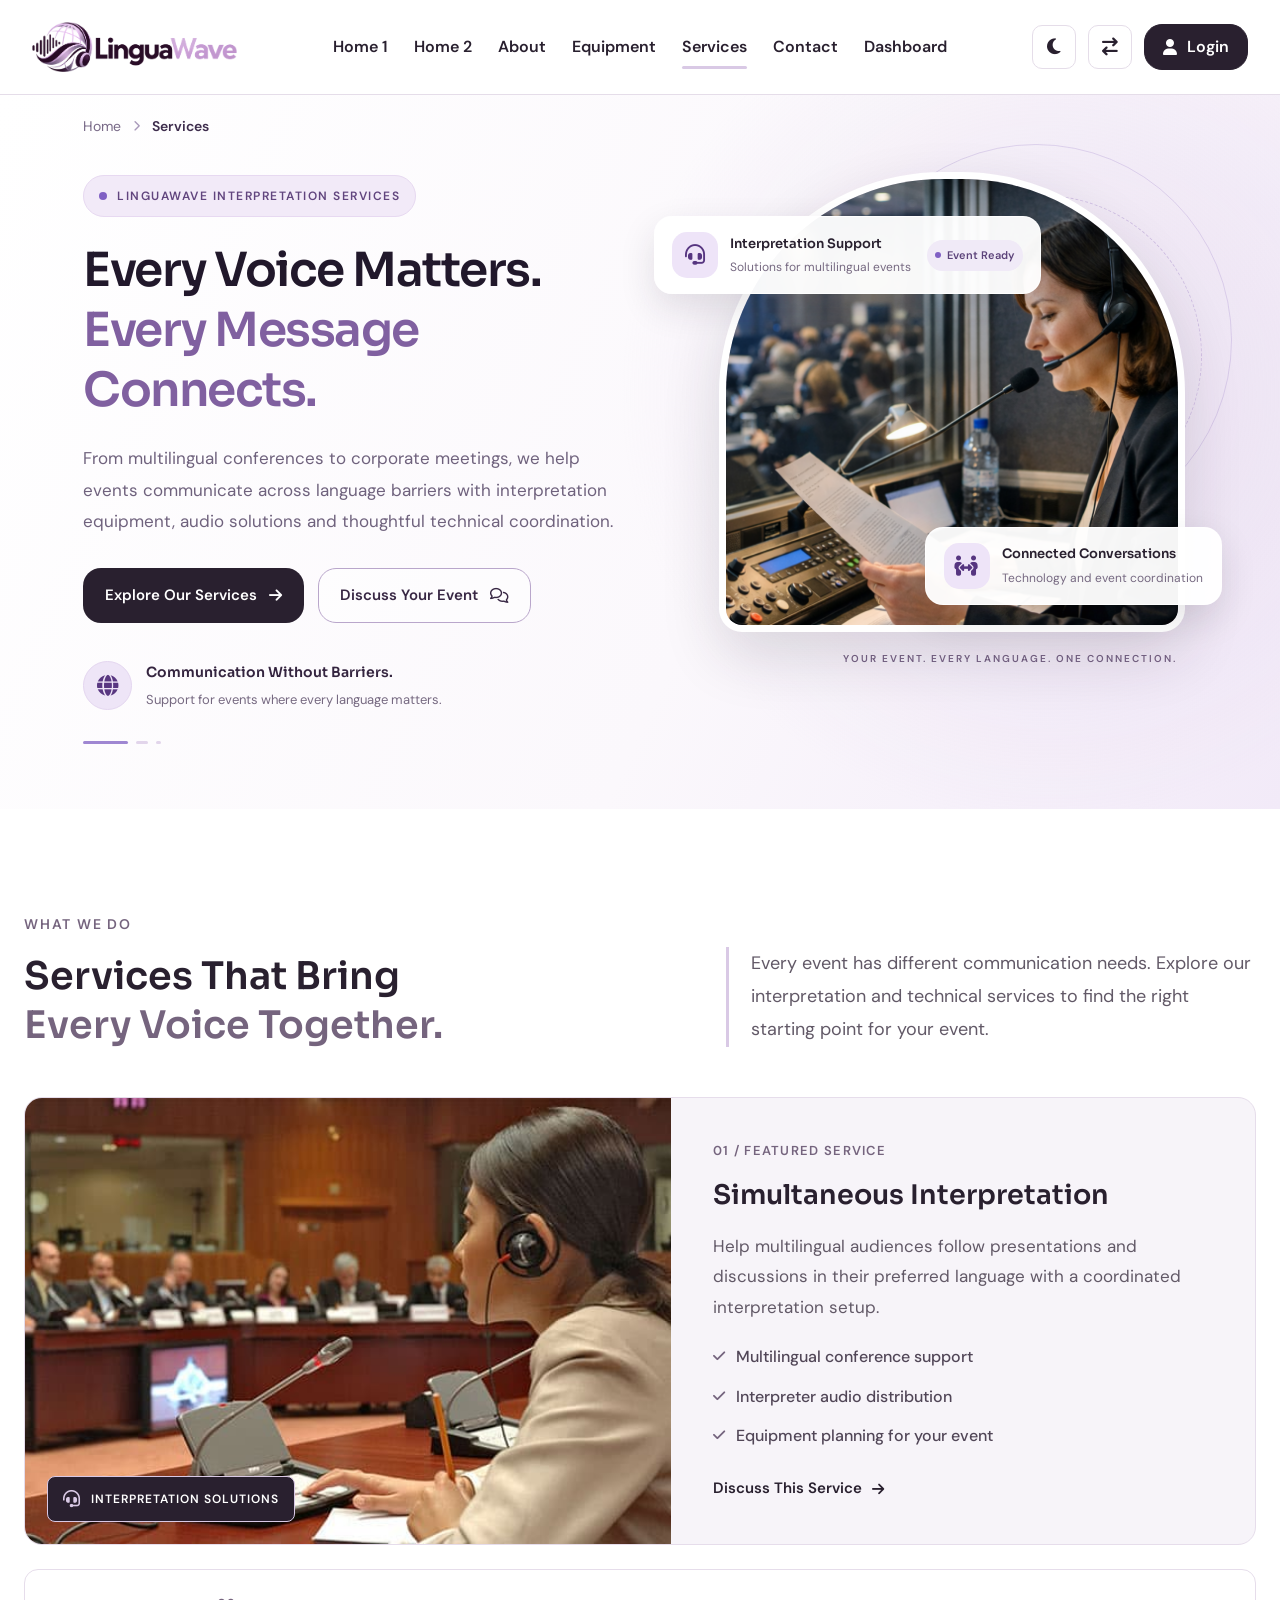
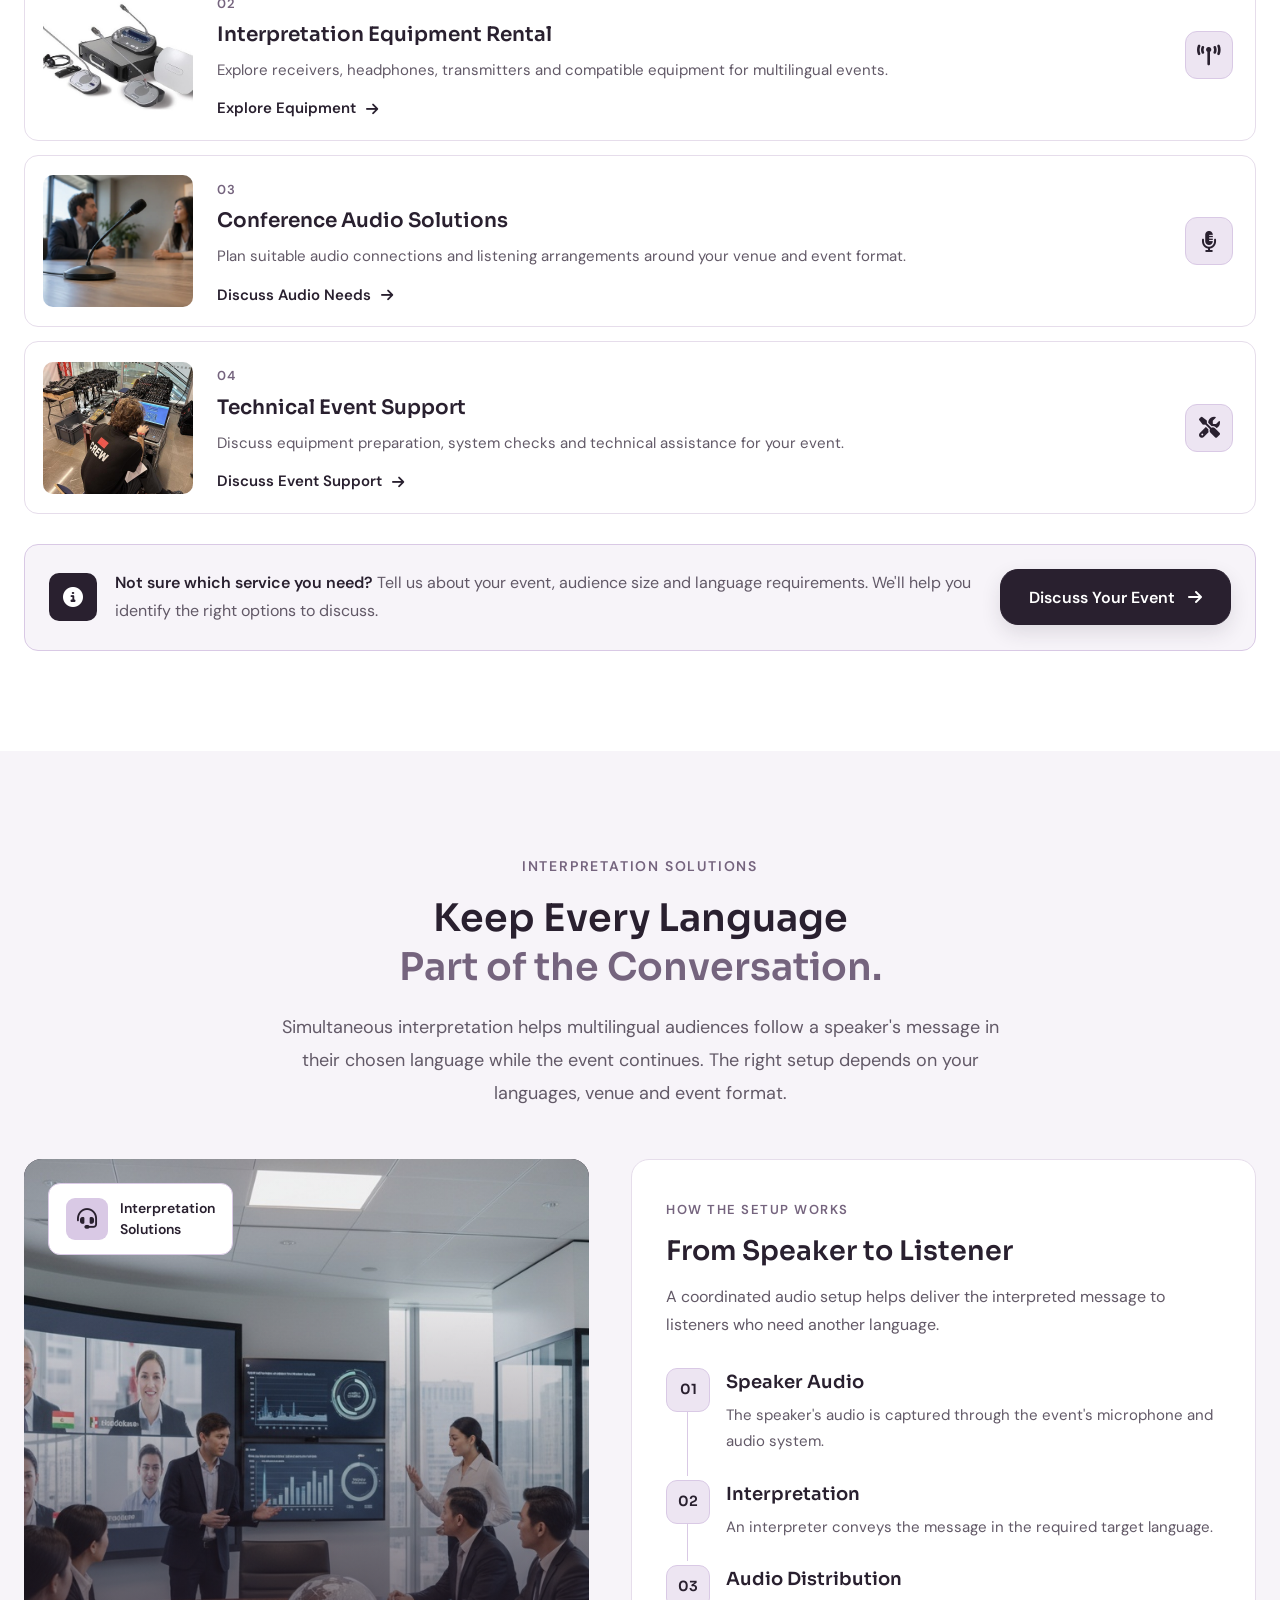
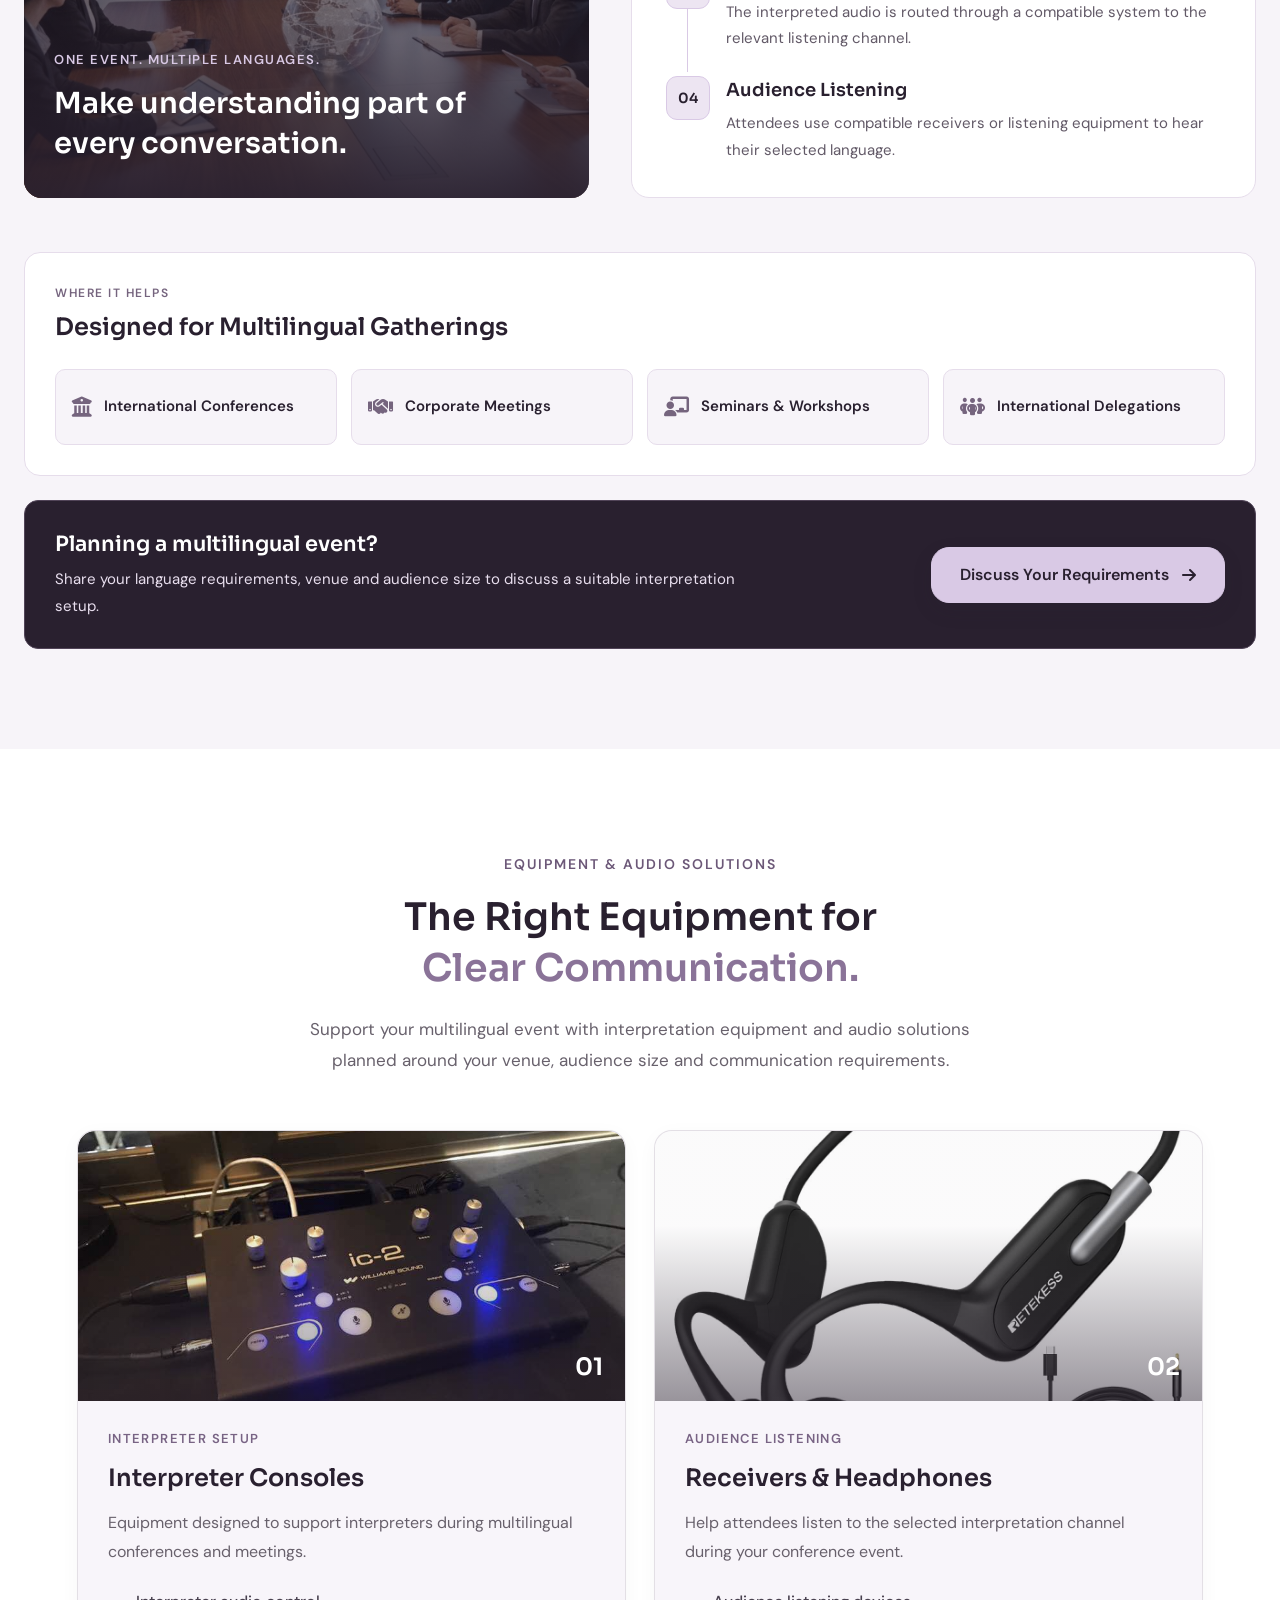
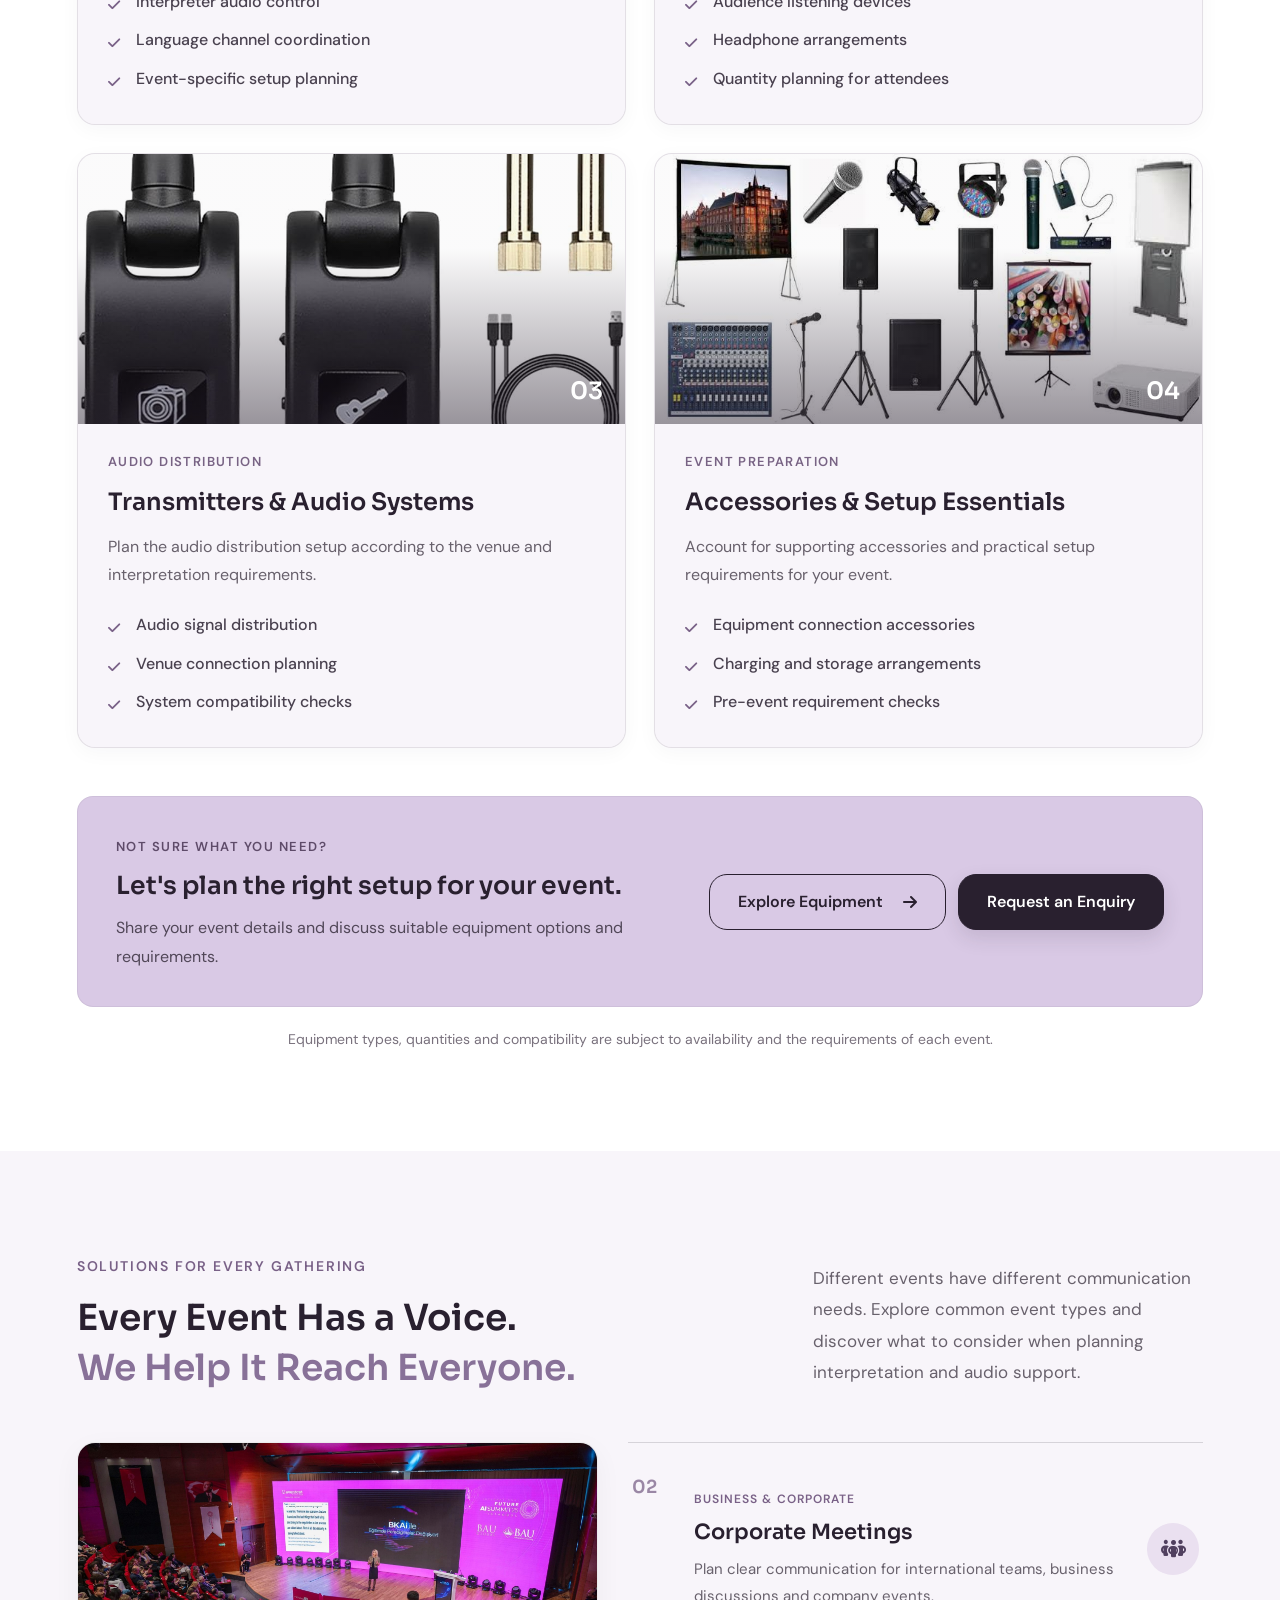
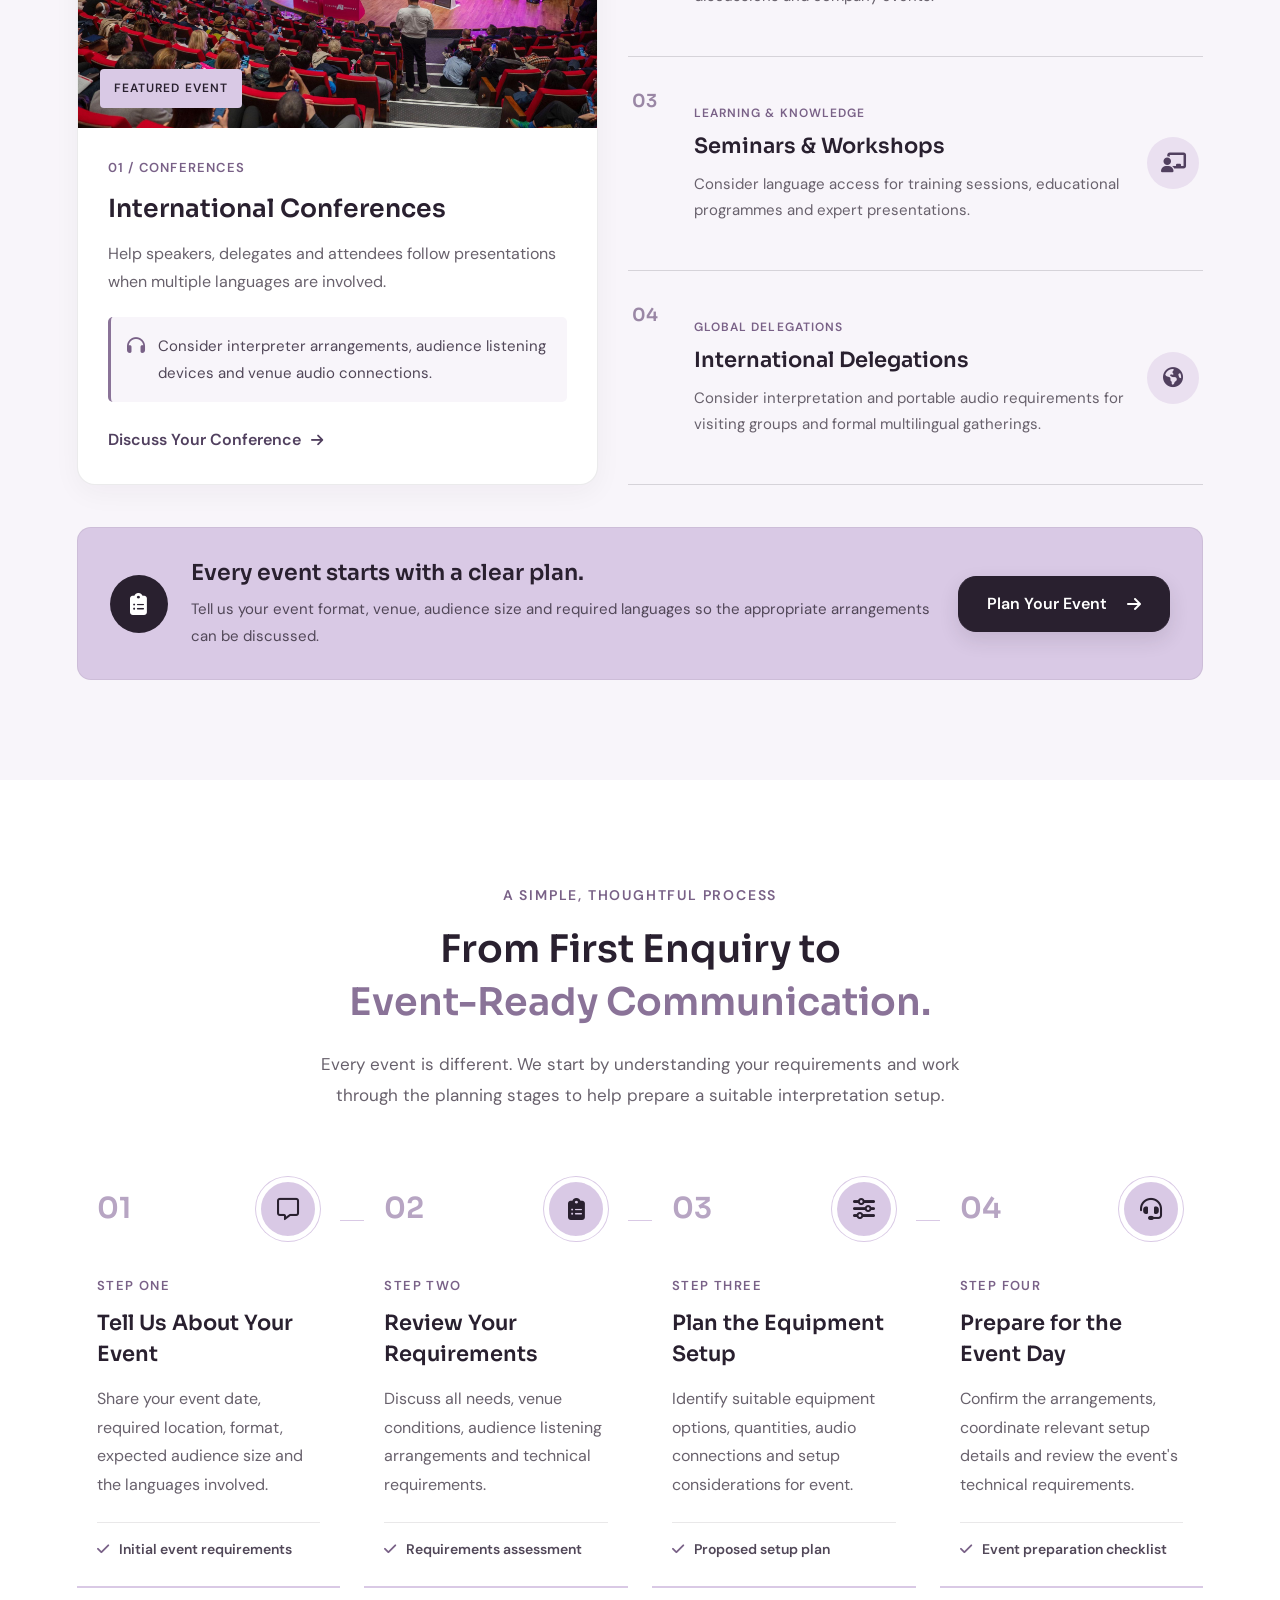
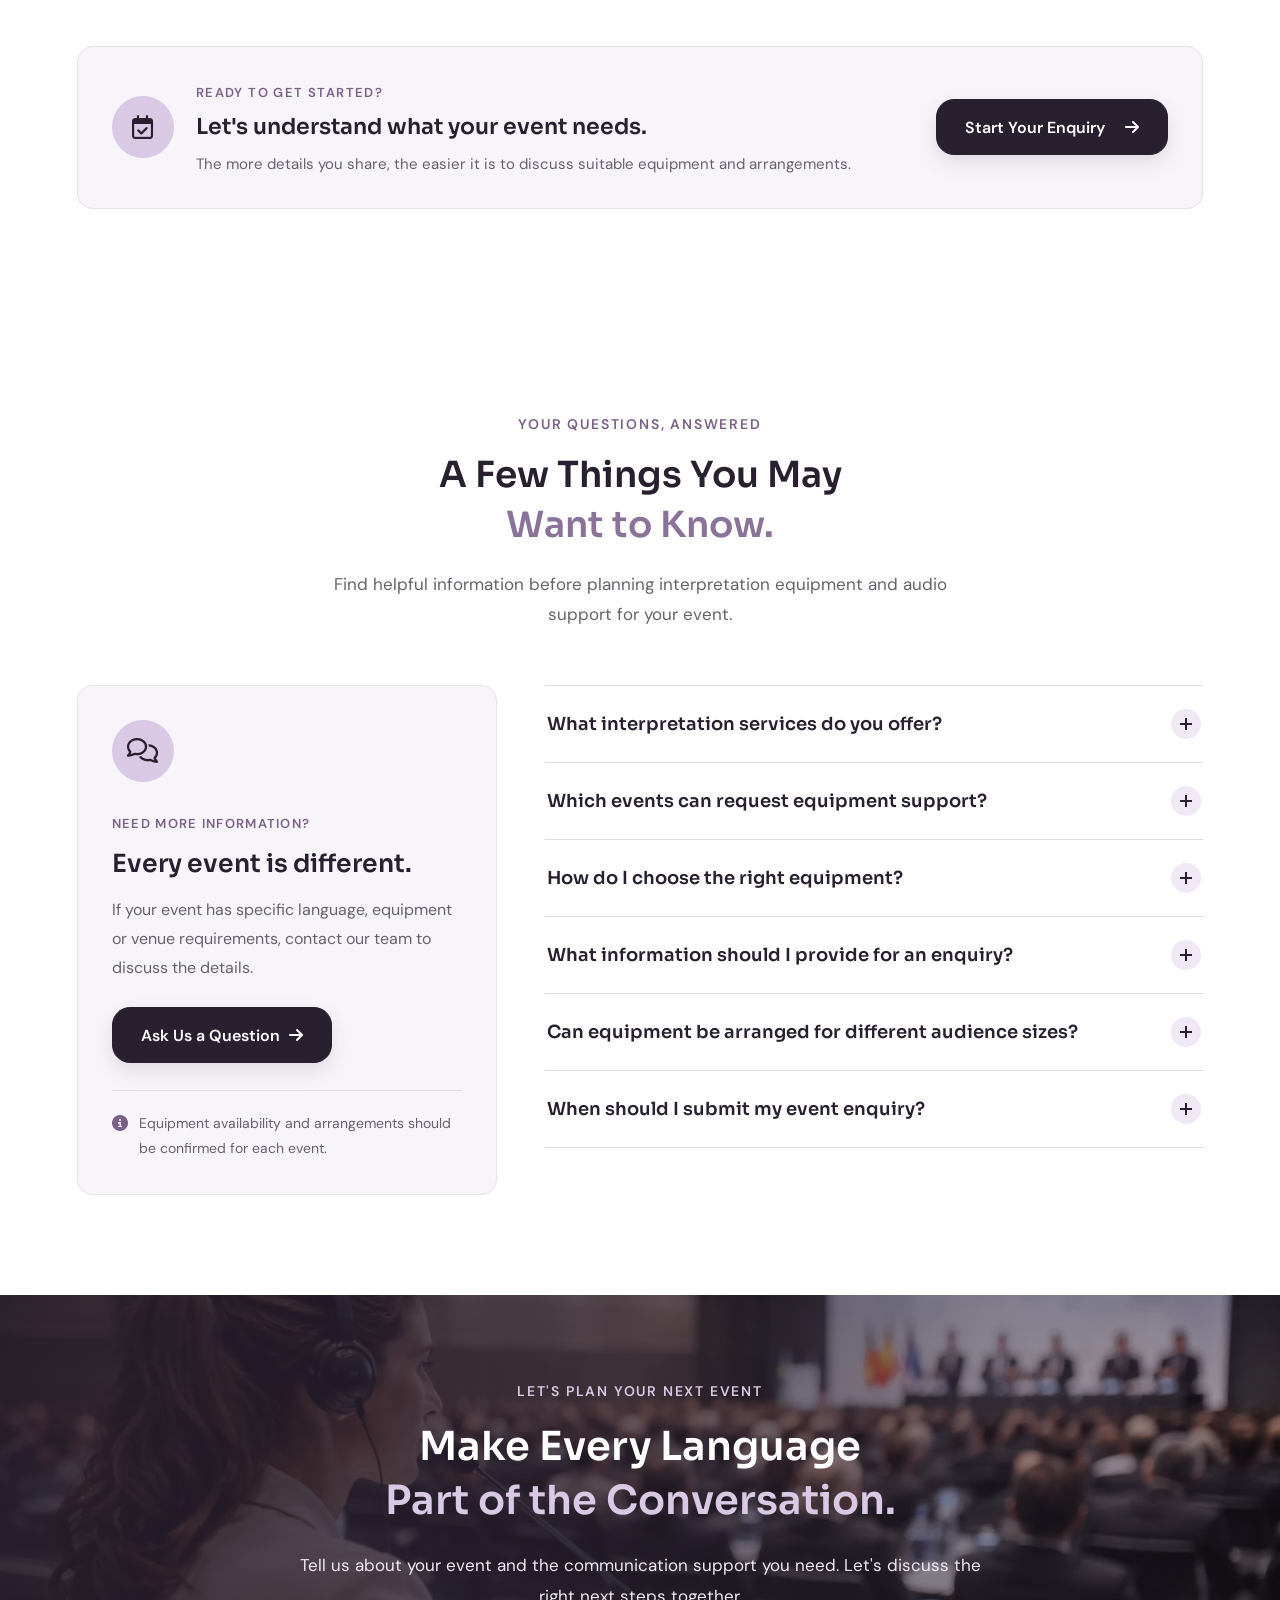
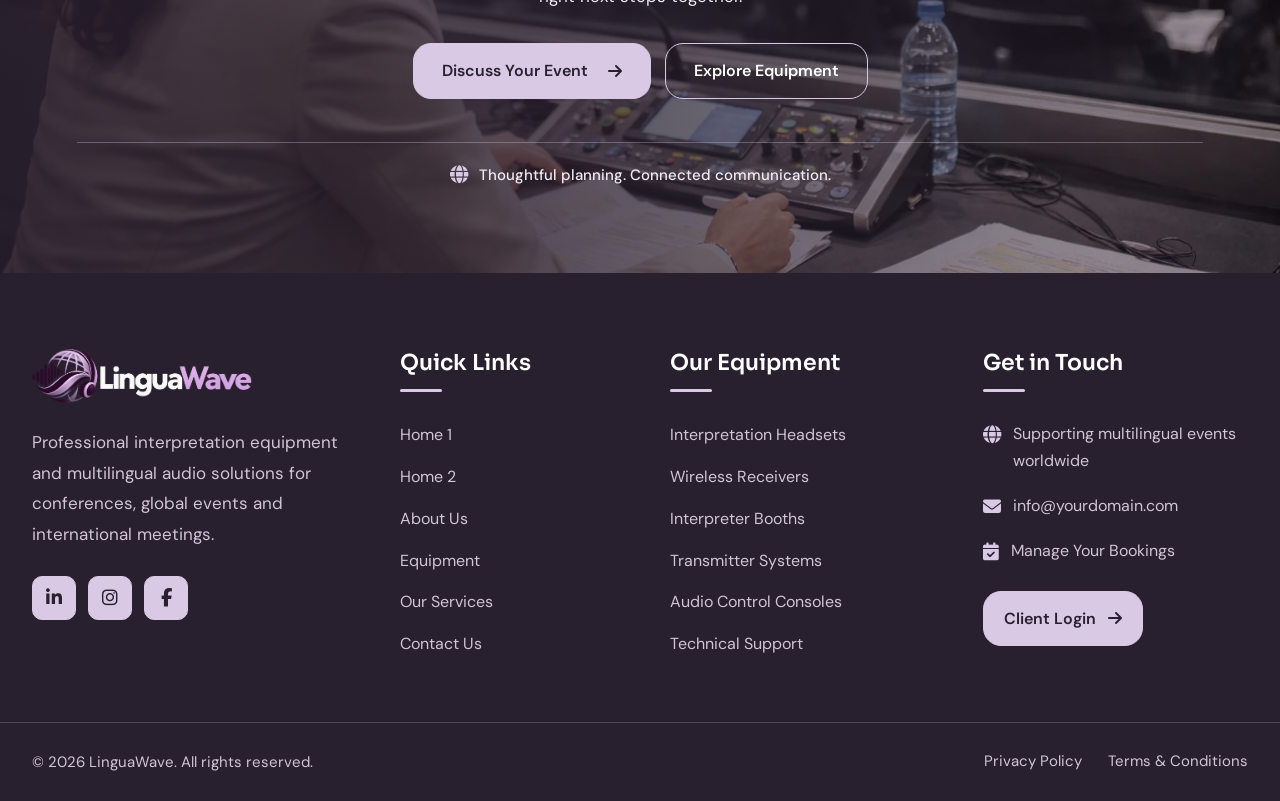
<file: services.html>
<!DOCTYPE html>
<html lang="en">

<head>
    <meta charset="UTF-8">
    <meta name="viewport" content="width=device-width, initial-scale=1.0">

    <title>LinguaWave</title>

    <meta name="description"
        content="Professional conference interpretation equipment rental, multilingual audio systems, interpreter booths and technical event support.">

    <!-- Favicon -->
    <link rel="icon" type="image/png" href="images/favicon.png">

    <!-- Google Fonts -->
    <link rel="preconnect" href="https://fonts.googleapis.com">
    <link rel="preconnect" href="https://fonts.gstatic.com" crossorigin>

    <link
        href="https://fonts.googleapis.com/css2?family=DM+Sans:wght@400;500;600;700&family=Sora:wght@400;500;600;700&display=swap"
        rel="stylesheet">

    <!-- Font Awesome -->
    <link rel="stylesheet" href="https://cdnjs.cloudflare.com/ajax/libs/font-awesome/6.7.2/css/all.min.css">

    <!-- Main CSS -->
    <link rel="stylesheet" href="css/style.css">
</head>

<body>

    <!-- =========================
     LinguaWave Header
========================== -->

    <header class="lw-header" id="lwHeader">
        <div class="lw-header-container">

            <!-- Logo -->
            <a href="index.html" class="lw-logo" aria-label="LinguaWave Home">
                <img src="images/logo.png" alt="LinguaWave Logo">
            </a>

            <!-- Desktop Navigation -->
            <nav class="lw-desktop-nav" aria-label="Main navigation">
                <a href="index.html" class="lw-nav-link active">Home 1</a>
                <a href="home-2.html" class="lw-nav-link">Home 2</a>
                <a href="about.html" class="lw-nav-link">About</a>
                <a href="equipment.html" class="lw-nav-link">Equipment</a>
                <a href="services.html" class="lw-nav-link">Services</a>
                <a href="contact.html" class="lw-nav-link">Contact</a>
                <a href="dashboard.html" class="lw-nav-link">Dashboard</a>
            </nav>

            <!-- Desktop Actions -->
            <div class="lw-desktop-actions">

                <button class="lw-icon-btn lw-theme-toggle" type="button" aria-label="Toggle dark mode"
                    title="Toggle dark mode">
                    <i class="fa-solid fa-moon"></i>
                </button>

                <button class="lw-icon-btn lw-rtl-toggle" type="button" aria-label="Toggle RTL layout"
                    title="Toggle RTL layout">
                    <i class="fa-solid fa-arrow-right-arrow-left"></i>
                </button>

                <a href="login.html" class="lw-login-btn">
                    <i class="fa-solid fa-user"></i>
                    <span>Login</span>
                </a>

            </div>

            <!-- Responsive Menu Toggle -->
            <button class="lw-menu-toggle" type="button" aria-label="Open navigation menu" aria-expanded="false"
                aria-controls="lwMobileMenu">
                <span></span>
                <span></span>
                <span></span>
            </button>

        </div>

        <!-- Responsive Menu Panel -->
        <div class="lw-mobile-menu" id="lwMobileMenu">

            <nav class="lw-mobile-nav" aria-label="Mobile navigation">
                <a href="index.html" class="lw-nav-link active">Home 1</a>
                <a href="home-2.html" class="lw-nav-link">Home 2</a>
                <a href="about.html" class="lw-nav-link">About</a>
                <a href="equipment.html" class="lw-nav-link">Equipment</a>
                <a href="services.html" class="lw-nav-link">Services</a>
                <a href="contact.html" class="lw-nav-link">Contact</a>
                <a href="dashboard.html" class="lw-nav-link">Dashboard</a>
            </nav>

            <!-- Mobile Actions -->
            <div class="lw-mobile-actions">

                <button class="lw-mobile-action lw-theme-toggle" type="button">
                    <i class="fa-solid fa-moon"></i>
                    <span>Dark Mode</span>
                </button>

                <button class="lw-mobile-action lw-rtl-toggle" type="button">
                    <i class="fa-solid fa-arrow-right-arrow-left"></i>
                    <span>RTL Layout</span>
                </button>

                <a href="login.html" class="lw-login-btn lw-mobile-login">
                    <i class="fa-solid fa-user"></i>
                    <span>Login</span>
                </a>

            </div>

        </div>
    </header>



    <!-- COMMON INNER PAGE HERO - SERVICES PAGE -->
    <section class="lw-inner-hero" id="lwInnerHero">

        <div class="lwih-container">

            <!-- LEFT CONTENT -->
            <div class="lwih-content">

                <nav class="lwih-breadcrumb" aria-label="Breadcrumb">
                    <a href="index.html">Home</a>
                    <i class="fa-solid fa-chevron-right"></i>
                    <span>Services</span>
                </nav>

                <span class="lwih-eyebrow">
                    <span class="lwih-eyebrow-dot"></span>
                    LINGUAWAVE INTERPRETATION SERVICES
                </span>

                <h1>
                    Every Voice Matters.
                    <span>Every Message Connects.</span>
                </h1>

                <p class="lwih-description">
                    From multilingual conferences to corporate meetings,
                    we help events communicate across language barriers
                    with interpretation equipment, audio solutions and
                    thoughtful technical coordination.
                </p>

                <div class="lwih-actions">
                    <a href="#our-services" class="lwih-primary-btn">
                        Explore Our Services
                        <i class="fa-solid fa-arrow-right"></i>
                    </a>

                    <a href="contact.html" class="lwih-secondary-btn">
                        Discuss Your Event
                        <i class="fa-regular fa-comments"></i>
                    </a>
                </div>

                <div class="lwih-trust-note">
                    <span class="lwih-trust-icon">
                        <i class="fa-solid fa-globe"></i>
                    </span>

                    <p>
                        <strong>Communication Without Barriers.</strong>
                        <span>Support for events where every language matters.</span>
                    </p>
                </div>

            </div>

            <!-- RIGHT VISUAL -->
            <div class="lwih-visual">

                <div class="lwih-image-frame">
                    <img src="images/services-hero-conference.jpg"
                        alt="Professional multilingual conference with interpretation services and audio equipment"
                        fetchpriority="high">
                </div>

                <!-- Floating service indicator -->
                <div class="lwih-language-card">
                    <span class="lwih-language-icon">
                        <i class="fa-solid fa-headset"></i>
                    </span>

                    <div class="lwih-language-copy">
                        <strong>Interpretation Support</strong>
                        <span>Solutions for multilingual events</span>
                    </div>

                    <span class="lwih-live-indicator">
                        <span></span>
                        Event Ready
                    </span>
                </div>

                <!-- Floating service card -->
                <div class="lwih-channel-card">
                    <span class="lwih-channel-icon">
                        <i class="fa-solid fa-people-arrows-left-right"></i>
                    </span>

                    <div>
                        <strong>Connected Conversations</strong>
                        <span>Technology and event coordination</span>
                    </div>
                </div>

                <!-- Decorative orbit -->
                <div class="lwih-orbit lwih-orbit-one"></div>
                <div class="lwih-orbit lwih-orbit-two"></div>

                <span class="lwih-visual-caption">
                    YOUR EVENT. EVERY LANGUAGE. ONE CONNECTION.
                </span>

            </div>

        </div>

        <!-- Bottom decorative line -->
        <div class="lwih-bottom-rule">
            <span></span>
            <span></span>
            <span></span>
        </div>

    </section>


    <!-- SECTION 2: SERVICES OVERVIEW -->
    <section class="lws-overview" id="our-services">

        <div class="lws-overview-container">

            <!-- Section heading -->
            <div class="lws-overview-header">
                <div>
                    <span class="lws-overview-eyebrow">
                        WHAT WE DO
                    </span>

                    <h2>
                        Services That Bring
                        <span>Every Voice Together.</span>
                    </h2>
                </div>

                <p>
                    Every event has different communication needs.
                    Explore our interpretation and technical services
                    to find the right starting point for your event.
                </p>
            </div>

            <!-- Featured service -->
            <article class="lws-featured-service">

                <div class="lws-featured-image">
                    <img src="images/service-simultaneous-interpretation.jpg"
                        alt="Interpreter working with professional interpretation equipment at an international conference"
                        loading="lazy">

                    <span class="lws-featured-image-label">
                        <i class="fa-solid fa-headset" aria-hidden="true"></i>
                        INTERPRETATION SOLUTIONS
                    </span>
                </div>

                <div class="lws-featured-content">

                    <span class="lws-service-index">01 / FEATURED SERVICE</span>

                    <h3>Simultaneous Interpretation</h3>

                    <p>
                        Help multilingual audiences follow presentations
                        and discussions in their preferred language with
                        a coordinated interpretation setup.
                    </p>

                    <ul class="lws-featured-points">
                        <li>
                            <i class="fa-solid fa-check" aria-hidden="true"></i>
                            Multilingual conference support
                        </li>
                        <li>
                            <i class="fa-solid fa-check" aria-hidden="true"></i>
                            Interpreter audio distribution
                        </li>
                        <li>
                            <i class="fa-solid fa-check" aria-hidden="true"></i>
                            Equipment planning for your event
                        </li>
                    </ul>

                    <a href="contact.html" class="lws-service-link">
                        Discuss This Service
                        <i class="fa-solid fa-arrow-right" aria-hidden="true"></i>
                    </a>

                </div>

            </article>

            <!-- Supporting services -->
            <div class="lws-supporting-services">

                <article class="lws-service-row">

                    <div class="lws-service-row-image">
                        <img src="images/service-equipment-rental.jpg"
                            alt="Wireless interpretation receivers and headphones prepared for event rental"
                            loading="lazy">
                    </div>

                    <div class="lws-service-row-content">
                        <span class="lws-service-index">02</span>
                        <h3>Interpretation Equipment Rental</h3>
                        <p>
                            Explore receivers, headphones, transmitters
                            and compatible equipment for multilingual events.
                        </p>

                        <a href="equipment.html" class="lws-service-link">
                            Explore Equipment
                            <i class="fa-solid fa-arrow-right" aria-hidden="true"></i>
                        </a>
                    </div>

                    <span class="lws-service-row-icon">
                        <i class="fa-solid fa-tower-broadcast" aria-hidden="true"></i>
                    </span>

                </article>

                <article class="lws-service-row">

                    <div class="lws-service-row-image">
                        <img src="images/service-conference-audio.jpg"
                            alt="Conference microphone and audio equipment setup" loading="lazy">
                    </div>

                    <div class="lws-service-row-content">
                        <span class="lws-service-index">03</span>
                        <h3>Conference Audio Solutions</h3>
                        <p>
                            Plan suitable audio connections and listening
                            arrangements around your venue and event format.
                        </p>

                        <a href="contact.html" class="lws-service-link">
                            Discuss Audio Needs
                            <i class="fa-solid fa-arrow-right" aria-hidden="true"></i>
                        </a>
                    </div>

                    <span class="lws-service-row-icon">
                        <i class="fa-solid fa-microphone-lines" aria-hidden="true"></i>
                    </span>

                </article>

                <article class="lws-service-row">

                    <div class="lws-service-row-image">
                        <img src="images/service-technical-support.jpg"
                            alt="Technician checking event interpretation equipment before a conference" loading="lazy">
                    </div>

                    <div class="lws-service-row-content">
                        <span class="lws-service-index">04</span>
                        <h3>Technical Event Support</h3>
                        <p>
                            Discuss equipment preparation, system checks
                            and technical assistance for your event.
                        </p>

                        <a href="contact.html" class="lws-service-link">
                            Discuss Event Support
                            <i class="fa-solid fa-arrow-right" aria-hidden="true"></i>
                        </a>
                    </div>

                    <span class="lws-service-row-icon">
                        <i class="fa-solid fa-screwdriver-wrench" aria-hidden="true"></i>
                    </span>

                </article>

            </div>

            <!-- Bottom guidance -->
            <div class="lws-overview-note">
                <span class="lws-overview-note-icon">
                    <i class="fa-solid fa-circle-info" aria-hidden="true"></i>
                </span>

                <p>
                    <strong>Not sure which service you need?</strong>
                    Tell us about your event, audience size and language
                    requirements. We'll help you identify the right options
                    to discuss.
                </p>

                <a href="contact.html" class="lw-btn lw-btn-primary">
                    Discuss Your Event
                    <i class="fa-solid fa-arrow-right" aria-hidden="true"></i>
                </a>
            </div>

        </div>

    </section>


    <!-- SECTION 3: SIMULTANEOUS INTERPRETATION -->
    <section class="lws-simultaneous" id="simultaneous-interpretation">

        <div class="lws-simultaneous-container">

            <!-- Intro -->
            <div class="lws-simultaneous-top">
                <span class="lws-simultaneous-eyebrow">
                    INTERPRETATION SOLUTIONS
                </span>

                <h2>
                    Keep Every Language
                    <span>Part of the Conversation.</span>
                </h2>

                <p>
                    Simultaneous interpretation helps multilingual audiences
                    follow a speaker's message in their chosen language while
                    the event continues. The right setup depends on your
                    languages, venue and event format.
                </p>
            </div>

            <!-- Large image and process -->
            <div class="lws-simultaneous-feature">

                <div class="lws-simultaneous-visual">

                    <img src="images/service-simultaneous-detail.jpg"
                        alt="Interpreter using a professional interpretation console during an international conference"
                        loading="lazy">

                    <div class="lws-simultaneous-image-overlay"></div>

                    <div class="lws-simultaneous-image-copy">
                        <span>ONE EVENT. MULTIPLE LANGUAGES.</span>
                        <h3>Make understanding part of every conversation.</h3>
                    </div>

                    <div class="lws-simultaneous-image-badge">
                        <i class="fa-solid fa-headset" aria-hidden="true"></i>
                        <span>Interpretation<br>Solutions</span>
                    </div>

                </div>

                <div class="lws-simultaneous-process">

                    <span class="lws-simultaneous-process-label">
                        HOW THE SETUP WORKS
                    </span>

                    <h3>From Speaker to Listener</h3>

                    <p class="lws-simultaneous-process-intro">
                        A coordinated audio setup helps deliver the interpreted
                        message to listeners who need another language.
                    </p>

                    <div class="lws-simultaneous-steps">

                        <article class="lws-simultaneous-step">
                            <span class="lws-simultaneous-step-number">01</span>

                            <div>
                                <h4>Speaker Audio</h4>
                                <p>
                                    The speaker's audio is captured through
                                    the event's microphone and audio system.
                                </p>
                            </div>
                        </article>

                        <article class="lws-simultaneous-step">
                            <span class="lws-simultaneous-step-number">02</span>

                            <div>
                                <h4>Interpretation</h4>
                                <p>
                                    An interpreter conveys the message
                                    in the required target language.
                                </p>
                            </div>
                        </article>

                        <article class="lws-simultaneous-step">
                            <span class="lws-simultaneous-step-number">03</span>

                            <div>
                                <h4>Audio Distribution</h4>
                                <p>
                                    The interpreted audio is routed through
                                    a compatible system to the relevant
                                    listening channel.
                                </p>
                            </div>
                        </article>

                        <article class="lws-simultaneous-step">
                            <span class="lws-simultaneous-step-number">04</span>

                            <div>
                                <h4>Audience Listening</h4>
                                <p>
                                    Attendees use compatible receivers or
                                    listening equipment to hear their
                                    selected language.
                                </p>
                            </div>
                        </article>

                    </div>

                </div>

            </div>

            <!-- Suitable events -->
            <div class="lws-simultaneous-usecases">

                <div class="lws-simultaneous-usecases-heading">
                    <span>WHERE IT HELPS</span>
                    <h3>Designed for Multilingual Gatherings</h3>
                </div>

                <div class="lws-simultaneous-usecases-list">

                    <div class="lws-simultaneous-usecase">
                        <i class="fa-solid fa-building-columns" aria-hidden="true"></i>
                        <span>International Conferences</span>
                    </div>

                    <div class="lws-simultaneous-usecase">
                        <i class="fa-solid fa-handshake" aria-hidden="true"></i>
                        <span>Corporate Meetings</span>
                    </div>

                    <div class="lws-simultaneous-usecase">
                        <i class="fa-solid fa-chalkboard-user" aria-hidden="true"></i>
                        <span>Seminars & Workshops</span>
                    </div>

                    <div class="lws-simultaneous-usecase">
                        <i class="fa-solid fa-people-group" aria-hidden="true"></i>
                        <span>International Delegations</span>
                    </div>

                </div>

            </div>

            <!-- CTA -->
            <div class="lws-simultaneous-cta">
                <div>
                    <h3>Planning a multilingual event?</h3>
                    <p>
                        Share your language requirements, venue and audience
                        size to discuss a suitable interpretation setup.
                    </p>
                </div>

                <a href="contact.html" class="lw-btn lw-btn-primary">
                    Discuss Your Requirements
                    <i class="fa-solid fa-arrow-right" aria-hidden="true"></i>
                </a>
            </div>

        </div>

    </section>


    <!-- ============================
     SERVICES - EQUIPMENT RENTAL
============================= -->
    <section class="lws-equipment" id="equipment-audio-solutions">
        <div class="lws-equipment-container">

            <!-- Section Heading -->
            <div class="lws-equipment-heading">
                <span class="lws-equipment-eyebrow">
                    EQUIPMENT &amp; AUDIO SOLUTIONS
                </span>

                <h2>
                    The Right Equipment for
                    <span>Clear Communication.</span>
                </h2>

                <p>
                    Support your multilingual event with interpretation
                    equipment and audio solutions planned around your venue,
                    audience size and communication requirements.
                </p>
            </div>

            <!-- Equipment Cards -->
            <div class="lws-equipment-grid">

                <!-- Card 1 -->
                <article class="lws-equipment-card">
                    <div class="lws-equipment-image">
                        <img src="images/service-interpreter-consoles.jpg"
                            alt="Interpreter console and interpretation equipment" loading="lazy">

                        <span class="lws-equipment-number">01</span>
                    </div>

                    <div class="lws-equipment-content">
                        <span class="lws-equipment-label">
                            INTERPRETER SETUP
                        </span>

                        <h3>Interpreter Consoles</h3>

                        <p>
                            Equipment designed to support interpreters
                            during multilingual conferences and meetings.
                        </p>

                        <ul>
                            <li>Interpreter audio control</li>
                            <li>Language channel coordination</li>
                            <li>Event-specific setup planning</li>
                        </ul>
                    </div>
                </article>

                <!-- Card 2 -->
                <article class="lws-equipment-card">
                    <div class="lws-equipment-image">
                        <img src="images/service-receivers-headphones.jpg"
                            alt="Wireless interpretation receivers and headphones" loading="lazy">

                        <span class="lws-equipment-number">02</span>
                    </div>

                    <div class="lws-equipment-content">
                        <span class="lws-equipment-label">
                            AUDIENCE LISTENING
                        </span>

                        <h3>Receivers &amp; Headphones</h3>

                        <p>
                            Help attendees listen to the selected
                            interpretation channel during your conference event.
                        </p>

                        <ul>
                            <li>Audience listening devices</li>
                            <li>Headphone arrangements</li>
                            <li>Quantity planning for attendees</li>
                        </ul>
                    </div>
                </article>

                <!-- Card 3 -->
                <article class="lws-equipment-card">
                    <div class="lws-equipment-image">
                        <img src="images/service-transmitters-audio.jpg" alt="Professional audio transmission equipment"
                            loading="lazy">

                        <span class="lws-equipment-number">03</span>
                    </div>

                    <div class="lws-equipment-content">
                        <span class="lws-equipment-label">
                            AUDIO DISTRIBUTION
                        </span>

                        <h3>Transmitters &amp; Audio Systems</h3>

                        <p>
                            Plan the audio distribution setup according
                            to the venue and interpretation requirements.
                        </p>

                        <ul>
                            <li>Audio signal distribution</li>
                            <li>Venue connection planning</li>
                            <li>System compatibility checks</li>
                        </ul>
                    </div>
                </article>

                <!-- Card 4 -->
                <article class="lws-equipment-card">
                    <div class="lws-equipment-image">
                        <img src="images/service-equipment-accessories.jpg"
                            alt="Conference audio accessories and equipment" loading="lazy">

                        <span class="lws-equipment-number">04</span>
                    </div>

                    <div class="lws-equipment-content">
                        <span class="lws-equipment-label">
                            EVENT PREPARATION
                        </span>

                        <h3>Accessories &amp; Setup Essentials</h3>

                        <p>
                            Account for supporting accessories and practical
                            setup requirements for your event.
                        </p>

                        <ul>
                            <li>Equipment connection accessories</li>
                            <li>Charging and storage arrangements</li>
                            <li>Pre-event requirement checks</li>
                        </ul>
                    </div>
                </article>

            </div>

            <!-- Enquiry Strip -->
            <div class="lws-equipment-enquiry">

                <div class="lws-equipment-enquiry-copy">
                    <span>NOT SURE WHAT YOU NEED?</span>

                    <h3>
                        Let's plan the right setup for your event.
                    </h3>

                    <p>
                        Share your event details and discuss suitable
                        equipment options and requirements.
                    </p>
                </div>

                <div class="lws-equipment-enquiry-action">
                    <a href="equipment.html" class="lw-btn lw-btn-secondary">
                        Explore Equipment
                        <i class="fa-solid fa-arrow-right"></i>
                    </a>

                    <a href="contact.html" class="lw-btn lw-btn-primary">
                        Request an Enquiry
                    </a>
                </div>

            </div>

            <!-- Equipment Availability Note -->
            <p class="lws-equipment-disclaimer">
                Equipment types, quantities and compatibility are subject
                to availability and the requirements of each event.
            </p>

        </div>
    </section>


    <!-- =====================================
     SERVICES - EVENT TYPES
====================================== -->
    <section class="lws-events" id="services-by-event">

        <div class="lws-events-container">

            <!-- Section Heading -->
            <div class="lws-events-heading">
                <div class="lws-events-heading-copy">
                    <span class="lws-events-eyebrow">
                        SOLUTIONS FOR EVERY GATHERING
                    </span>

                    <h2>
                        Every Event Has a Voice.
                        <span>We Help It Reach Everyone.</span>
                    </h2>
                </div>

                <p>
                    Different events have different communication needs.
                    Explore common event types and discover what to consider
                    when planning interpretation and audio support.
                </p>
            </div>

            <!-- Event Showcase -->
            <div class="lws-events-showcase">

                <!-- Featured Event -->
                <article class="lws-events-feature">
                    <div class="lws-events-feature-image">
                        <img src="images/service-event-conference.jpg"
                            alt="International conference with a multilingual audience" loading="lazy">

                        <span class="lws-events-image-tag">
                            FEATURED EVENT
                        </span>
                    </div>

                    <div class="lws-events-feature-content">
                        <span class="lws-events-index">01 / CONFERENCES</span>

                        <h3>International Conferences</h3>

                        <p>
                            Help speakers, delegates and attendees follow
                            presentations when multiple languages are involved.
                        </p>

                        <div class="lws-events-detail">
                            <i class="fa-solid fa-headphones" aria-hidden="true"></i>

                            <span>
                                Consider interpreter arrangements, audience
                                listening devices and venue audio connections.
                            </span>
                        </div>

                        <a href="contact.html" class="lws-events-link">
                            Discuss Your Conference
                            <i class="fa-solid fa-arrow-right" aria-hidden="true"></i>
                        </a>
                    </div>
                </article>

                <!-- Other Event Types -->
                <div class="lws-events-list">

                    <!-- Event 2 -->
                    <article class="lws-events-item">
                        <div class="lws-events-item-number">02</div>

                        <div class="lws-events-item-content">
                            <span>BUSINESS &amp; CORPORATE</span>
                            <h3>Corporate Meetings</h3>
                            <p>
                                Plan clear communication for international
                                teams, business discussions and company events.
                            </p>
                        </div>

                        <div class="lws-events-item-icon">
                            <i class="fa-solid fa-people-group" aria-hidden="true"></i>
                        </div>
                    </article>

                    <!-- Event 3 -->
                    <article class="lws-events-item">
                        <div class="lws-events-item-number">03</div>

                        <div class="lws-events-item-content">
                            <span>LEARNING &amp; KNOWLEDGE</span>
                            <h3>Seminars &amp; Workshops</h3>
                            <p>
                                Consider language access for training sessions,
                                educational programmes and expert presentations.
                            </p>
                        </div>

                        <div class="lws-events-item-icon">
                            <i class="fa-solid fa-chalkboard-user" aria-hidden="true"></i>
                        </div>
                    </article>

                    <!-- Event 4 -->
                    <article class="lws-events-item">
                        <div class="lws-events-item-number">04</div>

                        <div class="lws-events-item-content">
                            <span>GLOBAL DELEGATIONS</span>
                            <h3>International Delegations</h3>
                            <p>
                                Consider interpretation and portable audio
                                requirements for visiting groups and formal
                                multilingual gatherings.
                            </p>
                        </div>

                        <div class="lws-events-item-icon">
                            <i class="fa-solid fa-earth-americas" aria-hidden="true"></i>
                        </div>
                    </article>

                </div>
            </div>

            <!-- Planning Note -->
            <div class="lws-events-planning">

                <div class="lws-events-planning-icon">
                    <i class="fa-solid fa-clipboard-list" aria-hidden="true"></i>
                </div>

                <div class="lws-events-planning-copy">
                    <h3>Every event starts with a clear plan.</h3>

                    <p>
                        Tell us your event format, venue, audience size and
                        required languages so the appropriate arrangements
                        can be discussed.
                    </p>
                </div>

                <a href="contact.html" class="lw-btn lw-btn-primary">
                    Plan Your Event
                    <i class="fa-solid fa-arrow-right" aria-hidden="true"></i>
                </a>

            </div>

        </div>

    </section>


    <!-- =====================================
     SERVICES - HOW IT WORKS
====================================== -->
    <section class="lws-process" id="how-our-service-works">

        <div class="lws-process-container">

            <!-- Section Heading -->
            <div class="lws-process-heading">
                <span class="lws-process-eyebrow">
                    A SIMPLE, THOUGHTFUL PROCESS
                </span>

                <h2>
                    From First Enquiry to
                    <span>Event-Ready Communication.</span>
                </h2>

                <p>
                    Every event is different. We start by understanding
                    your requirements and work through the planning stages
                    to help prepare a suitable interpretation setup.
                </p>
            </div>

            <!-- Process Timeline -->
            <div class="lws-process-timeline">

                <!-- Step 1 -->
                <article class="lws-process-step">
                    <div class="lws-process-step-top">
                        <span class="lws-process-number">01</span>

                        <div class="lws-process-icon">
                            <i class="fa-regular fa-message" aria-hidden="true"></i>
                        </div>
                    </div>

                    <span class="lws-process-stage">
                        STEP ONE
                    </span>

                    <h3>Tell Us About Your Event</h3>

                    <p>
                        Share your event date, required location, format, expected
                        audience size and the languages involved.
                    </p>

                    <div class="lws-process-output">
                        <i class="fa-solid fa-check" aria-hidden="true"></i>
                        <span>Initial event requirements</span>
                    </div>
                </article>

                <!-- Step 2 -->
                <article class="lws-process-step">
                    <div class="lws-process-step-top">
                        <span class="lws-process-number">02</span>

                        <div class="lws-process-icon">
                            <i class="fa-solid fa-clipboard-list" aria-hidden="true"></i>
                        </div>
                    </div>

                    <span class="lws-process-stage">
                        STEP TWO
                    </span>

                    <h3>Review Your Requirements</h3>

                    <p>
                        Discuss all needs, venue conditions,
                        audience listening arrangements and technical
                        requirements.
                    </p>

                    <div class="lws-process-output">
                        <i class="fa-solid fa-check" aria-hidden="true"></i>
                        <span>Requirements assessment</span>
                    </div>
                </article>

                <!-- Step 3 -->
                <article class="lws-process-step">
                    <div class="lws-process-step-top">
                        <span class="lws-process-number">03</span>

                        <div class="lws-process-icon">
                            <i class="fa-solid fa-sliders" aria-hidden="true"></i>
                        </div>
                    </div>

                    <span class="lws-process-stage">
                        STEP THREE
                    </span>

                    <h3>Plan the Equipment Setup</h3>

                    <p>
                        Identify suitable equipment options, quantities,
                        audio connections and setup considerations for event.
                    </p>

                    <div class="lws-process-output">
                        <i class="fa-solid fa-check" aria-hidden="true"></i>
                        <span>Proposed setup plan</span>
                    </div>
                </article>

                <!-- Step 4 -->
                <article class="lws-process-step">
                    <div class="lws-process-step-top">
                        <span class="lws-process-number">04</span>

                        <div class="lws-process-icon">
                            <i class="fa-solid fa-headset" aria-hidden="true"></i>
                        </div>
                    </div>

                    <span class="lws-process-stage">
                        STEP FOUR
                    </span>

                    <h3>Prepare for the Event Day</h3>

                    <p>
                        Confirm the arrangements, coordinate
                        relevant setup details and review the event's
                        technical requirements.
                    </p>

                    <div class="lws-process-output">
                        <i class="fa-solid fa-check" aria-hidden="true"></i>
                        <span>Event preparation checklist</span>
                    </div>
                </article>

            </div>

            <!-- Process Note -->
            <div class="lws-process-note">

                <div class="lws-process-note-content">
                    <div class="lws-process-note-icon">
                        <i class="fa-regular fa-calendar-check" aria-hidden="true"></i>
                    </div>

                    <div>
                        <span>READY TO GET STARTED?</span>

                        <h3>Let's understand what your event needs.</h3>

                        <p>
                            The more details you share, the easier it is
                            to discuss suitable equipment and arrangements.
                        </p>
                    </div>
                </div>

                <a href="contact.html" class="lw-btn lw-btn-primary">
                    Start Your Enquiry
                    <i class="fa-solid fa-arrow-right" aria-hidden="true"></i>
                </a>

            </div>

        </div>

    </section>


    <!-- =====================================
     SERVICES - FAQ & FINAL ENQUIRY
====================================== -->
    <section class="lws-service-faq" id="services-faq">

        <div class="lws-service-faq-container">

            <!-- FAQ Heading -->
            <div class="lws-service-faq-heading">
                <span class="lws-service-faq-eyebrow">
                    YOUR QUESTIONS, ANSWERED
                </span>

                <h2>
                    A Few Things You May
                    <span>Want to Know.</span>
                </h2>

                <p>
                    Find helpful information before planning interpretation
                    equipment and audio support for your event.
                </p>
            </div>

            <!-- FAQ Layout -->
            <div class="lws-service-faq-layout">

                <!-- Left Information Panel -->
                <div class="lws-service-faq-intro">

                    <div class="lws-service-faq-intro-icon">
                        <i class="fa-regular fa-comments" aria-hidden="true"></i>
                    </div>

                    <span class="lws-service-faq-intro-label">
                        NEED MORE INFORMATION?
                    </span>

                    <h3>
                        Every event is different.
                    </h3>

                    <p>
                        If your event has specific language, equipment or
                        venue requirements, contact our team to discuss
                        the details.
                    </p>

                    <a href="contact.html" class="lw-btn lw-btn-primary">
                        Ask Us a Question
                        <i class="fa-solid fa-arrow-right" aria-hidden="true"></i>
                    </a>

                    <div class="lws-service-faq-contact-note">
                        <i class="fa-solid fa-circle-info" aria-hidden="true"></i>

                        <span>
                            Equipment availability and arrangements should
                            be confirmed for each event.
                        </span>
                    </div>

                </div>

                <!-- Right FAQ Accordion -->
                <div class="lws-service-faq-list">

                    <!-- FAQ 1 -->
                    <details class="lws-service-faq-item">
                        <summary>
                            <span>What interpretation services do you offer?</span>
                            <span class="lws-service-faq-toggle" aria-hidden="true"></span>
                        </summary>

                        <div class="lws-service-faq-answer">
                            <p>
                                LinguaWave's service information focuses on
                                interpretation equipment, audio solutions
                                and technical coordination for multilingual
                                events. Contact us to discuss your specific
                                requirements and confirm available services.
                            </p>
                        </div>
                    </details>

                    <!-- FAQ 2 -->
                    <details class="lws-service-faq-item">
                        <summary>
                            <span>Which events can request equipment support?</span>
                            <span class="lws-service-faq-toggle" aria-hidden="true"></span>
                        </summary>

                        <div class="lws-service-faq-answer">
                            <p>
                                Requirements may be discussed for international
                                conferences, corporate meetings, seminars,
                                workshops and multilingual delegations.
                                Suitability depends on your event's needs.
                            </p>
                        </div>
                    </details>

                    <!-- FAQ 3 -->
                    <details class="lws-service-faq-item">
                        <summary>
                            <span>How do I choose the right equipment?</span>
                            <span class="lws-service-faq-toggle" aria-hidden="true"></span>
                        </summary>

                        <div class="lws-service-faq-answer">
                            <p>
                                Start with your audience size, event format,
                                languages required, venue and audio setup.
                                These details help determine which equipment
                                options should be considered.
                            </p>
                        </div>
                    </details>

                    <!-- FAQ 4 -->
                    <details class="lws-service-faq-item">
                        <summary>
                            <span>What information should I provide for an enquiry?</span>
                            <span class="lws-service-faq-toggle" aria-hidden="true"></span>
                        </summary>

                        <div class="lws-service-faq-answer">
                            <p>
                                Share your event date, venue or location,
                                expected audience size, languages involved
                                and any known technical requirements.
                            </p>
                        </div>
                    </details>

                    <!-- FAQ 5 -->
                    <details class="lws-service-faq-item">
                        <summary>
                            <span>Can equipment be arranged for different audience sizes?</span>
                            <span class="lws-service-faq-toggle" aria-hidden="true"></span>
                        </summary>

                        <div class="lws-service-faq-answer">
                            <p>
                                Equipment quantities should be planned around
                                the expected audience and event format.
                                Confirm the available quantities and suitable
                                options when making your enquiry.
                            </p>
                        </div>
                    </details>

                    <!-- FAQ 6 -->
                    <details class="lws-service-faq-item">
                        <summary>
                            <span>When should I submit my event enquiry?</span>
                            <span class="lws-service-faq-toggle" aria-hidden="true"></span>
                        </summary>

                        <div class="lws-service-faq-answer">
                            <p>
                                Contact the team as early as practical so
                                event requirements, equipment availability
                                and venue considerations can be discussed
                                before your event date.
                            </p>
                        </div>
                    </details>

                </div>

            </div>

        </div>

    </section>

    <!-- =====================================
     SERVICES - FINAL CTA
====================================== -->
    <section class="lws-service-final-cta" id="services-enquiry">

        <div class="lws-service-final-cta-background">
            <img src="images/services-final-enquiry.jpg" alt="Professional multilingual conference ready for an event"
                loading="lazy">
        </div>

        <div class="lws-service-final-cta-overlay"></div>

        <div class="lws-service-final-cta-container">

            <div class="lws-service-final-cta-content">

                <span class="lws-service-final-cta-eyebrow">
                    LET'S PLAN YOUR NEXT EVENT
                </span>

                <h2>
                    Make Every Language
                    <span>Part of the Conversation.</span>
                </h2>

                <p>
                    Tell us about your event and the communication support
                    you need. Let's discuss the right next steps together.
                </p>

                <div class="lws-service-final-cta-actions">
                    <a href="contact.html" class="lw-btn lw-btn-primary">
                        Discuss Your Event
                        <i class="fa-solid fa-arrow-right" aria-hidden="true"></i>
                    </a>

                    <a href="equipment.html" class="lw-btn lw-btn-secondary">
                        Explore Equipment
                    </a>
                </div>

            </div>

            <div class="lws-service-final-cta-note">
                <i class="fa-solid fa-globe" aria-hidden="true"></i>

                <span>
                    Thoughtful planning. Connected communication.
                </span>
            </div>

        </div>

    </section>


    <!-- =========================
     LinguaWave Footer
========================== -->

    <footer class="lw-footer">

        <div class="lw-footer-main">
            <div class="lw-footer-container">

                <!-- Brand Column -->
                <div class="lw-footer-brand">
                    <a href="index.html" class="lw-footer-logo">
                        <img src="images/logo-light.png" alt="LinguaWave Logo">
                    </a>

                    <p class="lw-footer-description">
                        Professional interpretation equipment and
                        multilingual audio solutions for conferences,
                        global events and international meetings.
                    </p>

                    <div class="lw-footer-socials">
                        <a href="#" aria-label="LinkedIn">
                            <i class="fa-brands fa-linkedin-in"></i>
                        </a>
                        <a href="#" aria-label="Instagram">
                            <i class="fa-brands fa-instagram"></i>
                        </a>
                        <a href="#" aria-label="Facebook">
                            <i class="fa-brands fa-facebook-f"></i>
                        </a>
                    </div>
                </div>

                <!-- Quick Links -->
                <div class="lw-footer-column">
                    <h3>Quick Links</h3>
                    <ul>
                        <li><a href="index.html">Home 1</a></li>
                        <li><a href="home-2.html">Home 2</a></li>
                        <li><a href="about.html">About Us</a></li>
                        <li><a href="equipment.html">Equipment</a></li>
                        <li><a href="services.html">Our Services</a></li>
                        <li><a href="contact.html">Contact Us</a></li>
                    </ul>
                </div>

                <!-- Equipment Links -->
                <div class="lw-footer-column">
                    <h3>Our Equipment</h3>
                    <ul>
                        <li><a href="equipment.html">Interpretation Headsets</a></li>
                        <li><a href="equipment.html">Wireless Receivers</a></li>
                        <li><a href="equipment.html">Interpreter Booths</a></li>
                        <li><a href="equipment.html">Transmitter Systems</a></li>
                        <li><a href="equipment.html">Audio Control Consoles</a></li>
                        <li><a href="services.html">Technical Support</a></li>
                    </ul>
                </div>

                <!-- Contact Column -->
                <div class="lw-footer-column lw-footer-contact">
                    <h3>Get in Touch</h3>

                    <p>
                        <i class="fa-solid fa-globe"></i>
                        <span>Supporting multilingual events worldwide</span>
                    </p>

                    <p>
                        <i class="fa-solid fa-envelope"></i>
                        <a href="mailto:info@yourdomain.com">
                            info@yourdomain.com
                        </a>
                    </p>

                    <p>
                        <i class="fa-solid fa-calendar-check"></i>
                        <a href="dashboard.html">Manage Your Bookings</a>
                    </p>

                    <a href="login.html" class="lw-footer-cta">
                        Client Login
                        <i class="fa-solid fa-arrow-right"></i>
                    </a>
                </div>

            </div>
        </div>

        <!-- Footer Bottom -->
        <div class="lw-footer-bottom">
            <div class="lw-footer-bottom-container">

                <p>
                    &copy; <span id="lwCopyrightYear">2026</span>
                    LinguaWave. All rights reserved.
                </p>

                <div class="lw-footer-bottom-links">
                    <a href="#">Privacy Policy</a>
                    <a href="#">Terms &amp; Conditions</a>
                </div>

            </div>
        </div>

    </footer>


    <!-- SCROLL TO TOP BUTTON -->
    <button class="lw2-scroll-top" id="lw2ScrollTop" type="button" aria-label="Scroll to top" title="Back to top">
        <i class="fa-solid fa-arrow-up"></i>
    </button>


    <script src="js/main.js"></script>

</body>

</html>
</file>
